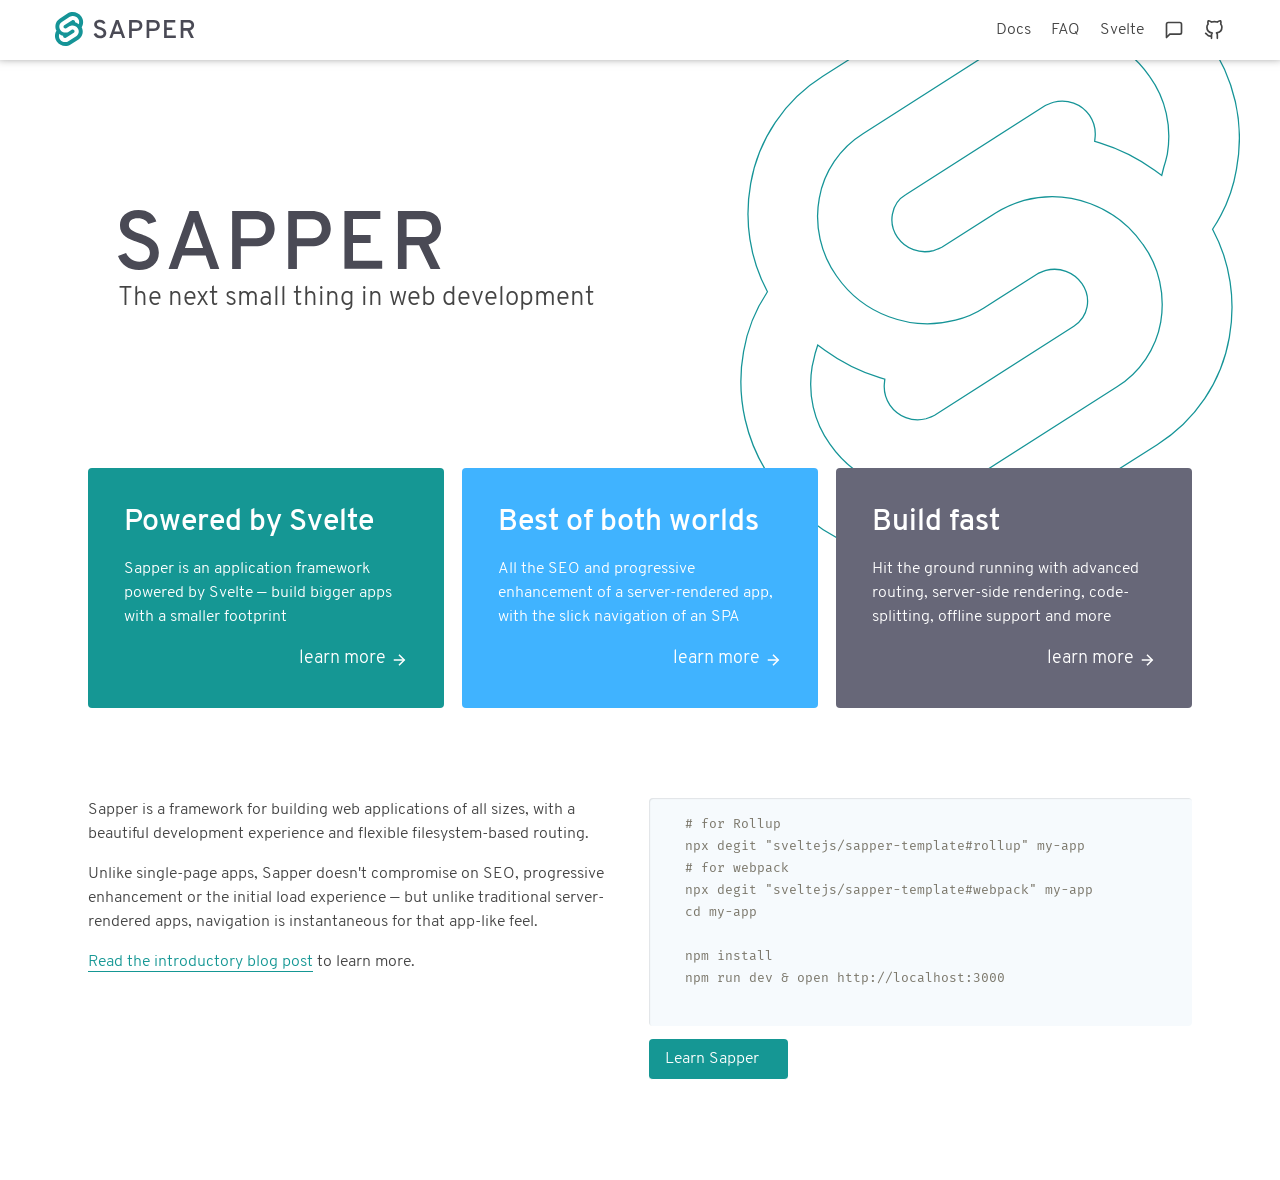
<file: index.html>
<!doctype html> <html class="theme-default typo-default" lang=en> <head> <meta charset=utf-8> <meta content="width=device-width,initial-scale=1" name=viewport> <meta content=#159794 name=theme-color> <base href=/ > <link href=global.css rel=stylesheet> <link href=prism.css rel=stylesheet> <link href=manifest.json rel=manifest> <link href=favicon.png rel=icon type=image/png> <meta content=summary_large_image name=twitter:card> <meta content=@sveltejs name=twitter:site> <meta content=@sveltejs name=twitter:creator> <meta content=https://sapper.svelte.dev/images/twitter-card.png name=twitter:image> <meta content=https://svelte.dev/images/twitter-card.png name=og:image> <link href=client/main.958286610.css rel=stylesheet><link href=client/index.f3e57b3a.css rel=stylesheet> <style>.hljs,.hljs-subst{color:#333}.hljs-comment{color:#999}.hljs-tag{color:#170}.hljs-keyword{color:#708}.hljs-attr{color:#333}.hljs-number{color:#164}.hljs-deletion,.hljs-quote,.hljs-selector-class,.hljs-selector-id,.hljs-string,.hljs-template-tag,.hljs-type{color:#105e10}.hljs-section,.hljs-title{color:#105e10}.hljs-literal{color:#170}.hljs-meta{color:#555}.hljs-meta-string{color:#555}</style> <noscript id=sapper-head-start></noscript><title>Sapper • The next small thing in web development</title><noscript id=sapper-head-end></noscript> </head> <body> <div id=sapper> <div style=display:none> <svg> <symbol class=icon id=arrow-left viewBox="0 0 24 24"> <line x1=19 x2=5 y1=12 y2=12></line> <polyline points="12 19 5 12 12 5"></polyline> </symbol> <symbol class=icon id=arrow-right viewBox="0 0 24 24"> <line x1=5 x2=19 y1=12 y2=12></line> <polyline points="12 5 19 12 12 19"></polyline> </symbol> <symbol class=icon id=arrow-up viewBox="0 0 24 24"> <line x1=12 x2=12 y1=19 y2=5></line> <polyline points="5 12 12 5 19 12"></polyline> </symbol> <symbol class=icon id=arrow-down viewBox="0 0 24 24"> <line x1=12 x2=12 y1=5 y2=19></line> <polyline points="19 12 12 19 5 12"></polyline> </symbol> <symbol class=icon id=check viewBox="0 0 24 24"> <polyline points="20 6 9 17 4 12"></polyline> </symbol> <symbol class=icon id=close viewBox="0 0 24 24"> <line x1=18 x2=6 y1=6 y2=18></line> <line x1=6 x2=18 y1=6 y2=18></line> </symbol> <symbol class=icon id=download viewBox="0 0 24 24"> <path d="M21 15V19A2 2 0 0 1 19 21H5A2 2 0 0 1 3 19V15"></path> <polyline points="7 10 12 15 17 10"></polyline> <line x1=12 x2=12 y1=15 y2=3></line> </symbol> <symbol class=icon id=edit viewBox="0 0 24 24"> <path d="M20 14.66V20a2 2 0 0 1-2 2H4a2 2 0 0 1-2-2V6a2 2 0 0 1 2-2h5.34"></path> <polygon points="18 2 22 6 12 16 8 16 8 12 18 2"></polygon> </symbol> <symbol class=icon id=github viewBox="0 0 24 24"> <path d="M9 19c-5 1.5-5-2.5-7-3m14 6v-3.87a3.37 3.37 0 0 0-.94-2.61c3.14-.35 6.44-1.54 6.44-7A5.44 5.44 0 0 0 20 4.77 5.07 5.07 0 0 0 19.91 1S18.73.65 16 2.48a13.38 13.38 0 0 0-7 0C6.27.65 5.09 1 5.09 1A5.07 5.07 0 0 0 5 4.77a5.44 5.44 0 0 0-1.5 3.78c0 5.42 3.3 6.61 6.44 7A3.37 3.37 0 0 0 9 18.13V22"></path> </symbol> <symbol class=icon id=git-branch viewBox="0 0 24 24"> <line x1=6 x2=6 y1=3 y2=15></line> <circle cx=18 cy=6 r=3></circle> <circle cx=6 cy=18 r=3></circle> <path d="M18 9a9 9 0 0 1-9 9"></path> </symbol> <symbol class=icon id=log-in viewBox="0 0 24 24"> <path d="M15 3H19A2 2 0 0 1 21 5V19A2 2 0 0 1 19 21H15"></path> <polyline points="10 17 15 12 10 7"></polyline> <line x1=15 x2=3 y1=12 y2=12></line> </symbol> <symbol class=icon id=maximize viewBox="0 0 24 24"> <path d="M8 3H5a2 2 0 0 0-2 2v3m18 0V5a2 2 0 0 0-2-2h-3m0 18h3a2 2 0 0 0 2-2v-3M3 16v3a2 2 0 0 0 2 2h3"></path> </symbol> <symbol class=icon id=maximize-2 viewBox="0 0 24 24"> <polyline points="15 3 21 3 21 9"></polyline> <polyline points="9 21 3 21 3 15"></polyline> <line x1=21 x2=14 y1=3 y2=10></line> <line x1=3 x2=10 y1=21 y2=14></line> </symbol> <symbol class=icon id=menu viewBox="0 0 24 24"> <line x1=3 x2=21 y1=12 y2=12></line> <line x1=3 x2=21 y1=6 y2=6></line> <line x1=3 x2=21 y1=18 y2=18></line> </symbol> <symbol class=icon id=message-square viewBox="0 0 24 24"> <path d="M21 15a2 2 0 0 1-2 2H7l-4 4V5a2 2 0 0 1 2-2h14a2 2 0 0 1 2 2z"></path> </symbol> <symbol class=icon id=minus viewBox="0 0 24 24"> <line x1=5 x2=19 y1=12 y2=12></line> </symbol> <symbol class=icon id=plus viewBox="0 0 24 24"> <line x1=12 x2=12 y1=5 y2=19></line> <line x1=5 x2=19 y1=12 y2=12></line> </symbol> <symbol class=icon id=save viewBox="0 0 24 24"> <path d="M19 21H5a2 2 0 0 1-2-2V5a2 2 0 0 1 2-2h11l5 5v11a2 2 0 0 1-2 2z"></path> <polyline points="17 21 17 13 7 13 7 21"></polyline> <polyline points="7 3 7 8 15 8"></polyline> </symbol> <symbol class=icon id=link viewBox="0 0 24 24"> <path d="M9,7L6,7A2 2 0 0 0 6,17L9,17"></path> <path d="M15,7L18,7A2 2 0 0 1 18,17L15,17"></path> <path d=M7,12L17,12></path> </symbol> <symbol class=icon id=chevron viewBox="0 0 24 24"> <path d="M2,7 L12,17 L20,7"></path> </symbol> </svg> </div> <header class="svelte-1txnqye visible"> <nav class=svelte-1txnqye> <a href=. rel=prefetch class="svelte-1txnqye home" style=background-image:url(sapper-logo-horizontal.svg) title=Homepage>Home</a> <ul class="svelte-1txnqye primary"> <li class="svelte-1txnqye active hide-if-desktop"><a href=. rel=prefetch class=svelte-1txnqye>Home</a></li> <li><a href=docs rel=prefetch>Docs</a></li> <li><a href=faq rel=prefetch>FAQ</a></li> <li><a href=https://svelte.dev>Svelte</a></li> <li><a href=https://svelte.dev/chat> <svg class="icon svelte-5yec89" height=20 width=20> <use xlink:href=#message-square></use> </svg> </a></li> <li><a href=https://github.com/sveltejs/sapper> <svg class="icon svelte-5yec89" height=20 width=20> <use xlink:href=#github></use> </svg> </a></li> </ul> </nav> </header> <main class=svelte-d6kcga> <img alt="Sapper logo" class="parallax svelte-1inoott" src=sapper-logo-outline.svg style=transform:translate(0,0)> <section class="svelte-1u1foo2 hero"> <img alt="Sapper logotype" class="svelte-1u1foo2 logotype" src=sapper-logotype.svg> <h3 class=svelte-1u1foo2>The next small thing in web development</h3> </section> <section class=svelte-1ojx4sy> <div class="svelte-dwakau blurb"> <div class="svelte-dwakau box" style=background:var(--prime);grid-area:one> <a href=https://svelte.dev slot=one> <h2>Powered by Svelte</h2> <p>Sapper is an application framework powered by Svelte — build bigger apps with a smaller footprint</p> <span class=learn-more>learn more</span> </a> </div> <div class="svelte-dwakau box" style=background:var(--flash);grid-area:two> <a href=docs slot=two> <h2>Best of both worlds</h2> <p>All the SEO and progressive enhancement of a server-rendered app, with the slick navigation of an SPA</p> <span class=learn-more>learn more</span> </a> </div> <div class="svelte-dwakau box" style=background:var(--second);grid-area:three> <a href=docs slot=three> <h2>Build fast</h2> <p>Hit the ground running with advanced routing, server-side rendering, code-splitting, offline support and more</p> <span class=learn-more>learn more</span> </a> </div> <div class="svelte-dwakau what" style=grid-area:what> <div class=description slot=what> <p>Sapper is a framework for building web applications of all sizes, with a beautiful development experience and flexible filesystem-based routing.</p> <p>Unlike single-page apps, Sapper doesn't compromise on SEO, progressive enhancement or the initial load experience — but unlike traditional server-rendered apps, navigation is instantaneous for that app-like feel.</p> <p><a href=https://svelte.dev/blog/sapper-towards-the-ideal-web-app-framework>Read the introductory blog post</a> to learn more.</p> </div> </div> <div class="svelte-dwakau how" style=grid-area:how> <div style=grid-area:start;display:flex;flex-direction:column;min-width:0 slot=how> <pre class=language-bash style="margin:0 0 1em 0;min-width:0;min-height:0">
	# for Rollup
	npx degit "sveltejs/sapper-template#rollup" my-app
	# for webpack
	npx degit "sveltejs/sapper-template#webpack" my-app
	cd my-app

	npm install
	npm run dev & open http://localhost:3000
			</pre> <p class=cta><a href=docs rel=prefetch>Learn Sapper</a></p> </div> </div> </div> </section> </main></div> <script>__SAPPER__={baseUrl:"",preloaded:[void 0,{}]};if('serviceWorker' in navigator)navigator.serviceWorker.register('/service-worker.js');(function(){try{eval("async function x(){}");var main="/client/client.6bea95ad.js"}catch(e){main="/client/legacy/client.075422e7.js"};var s=document.createElement("script");try{new Function("if(0)import('')")();s.src=main;s.type="module";s.crossOrigin="use-credentials";}catch(e){s.src="/client/shimport@1.0.1.js";s.setAttribute("data-main",main);}document.head.appendChild(s);}());</script>
</file>
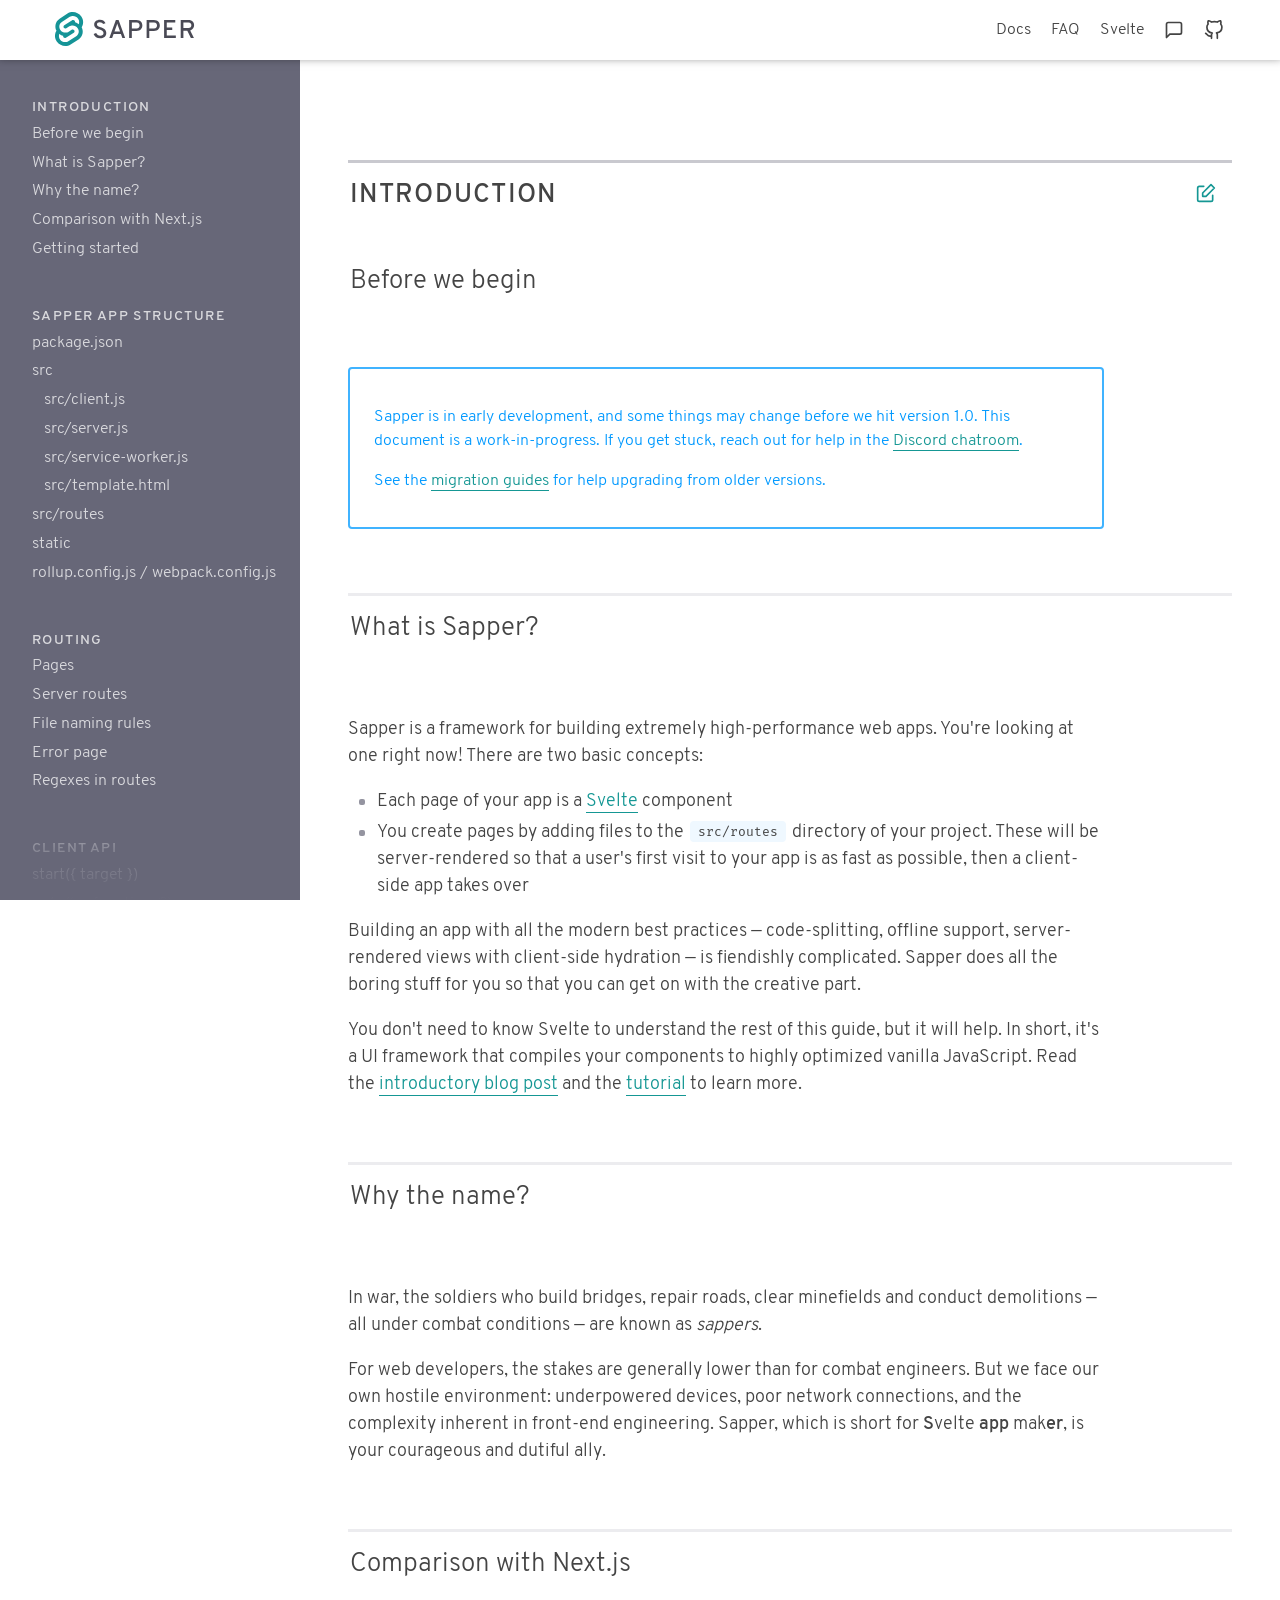
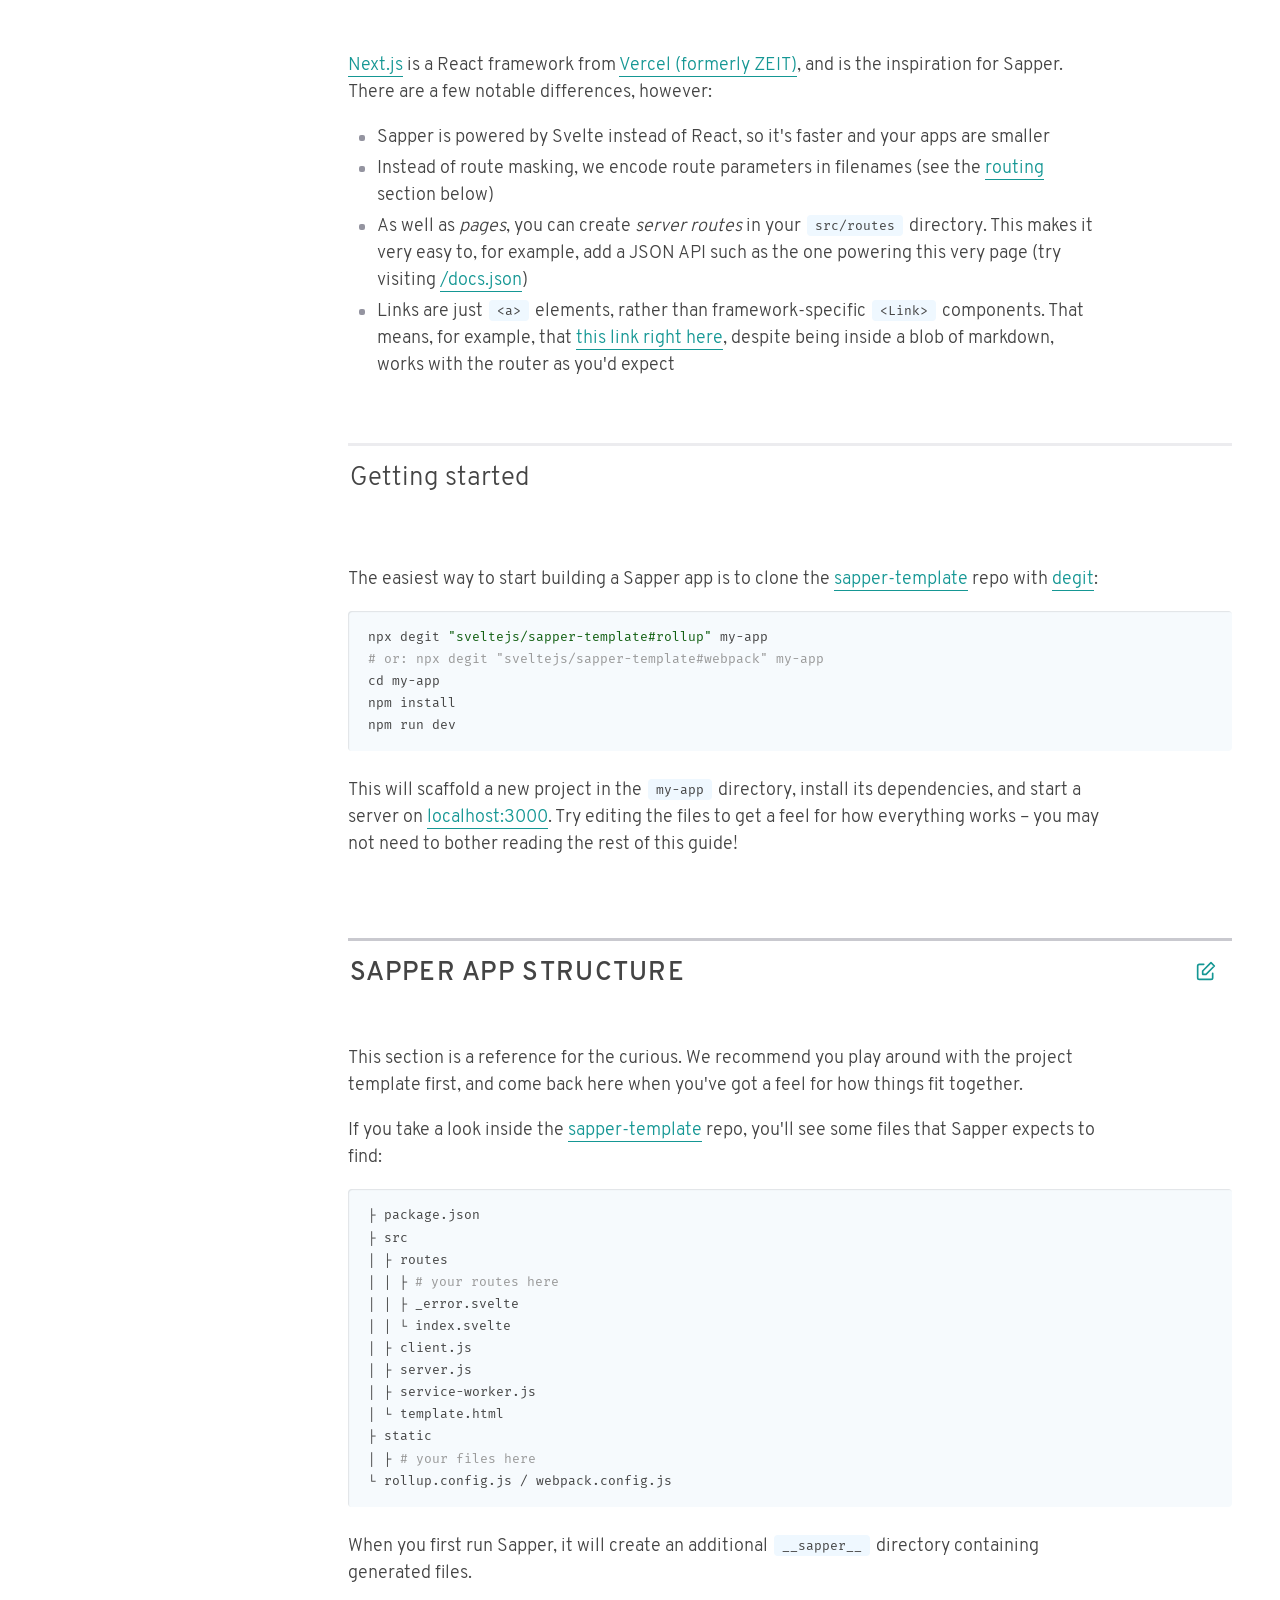
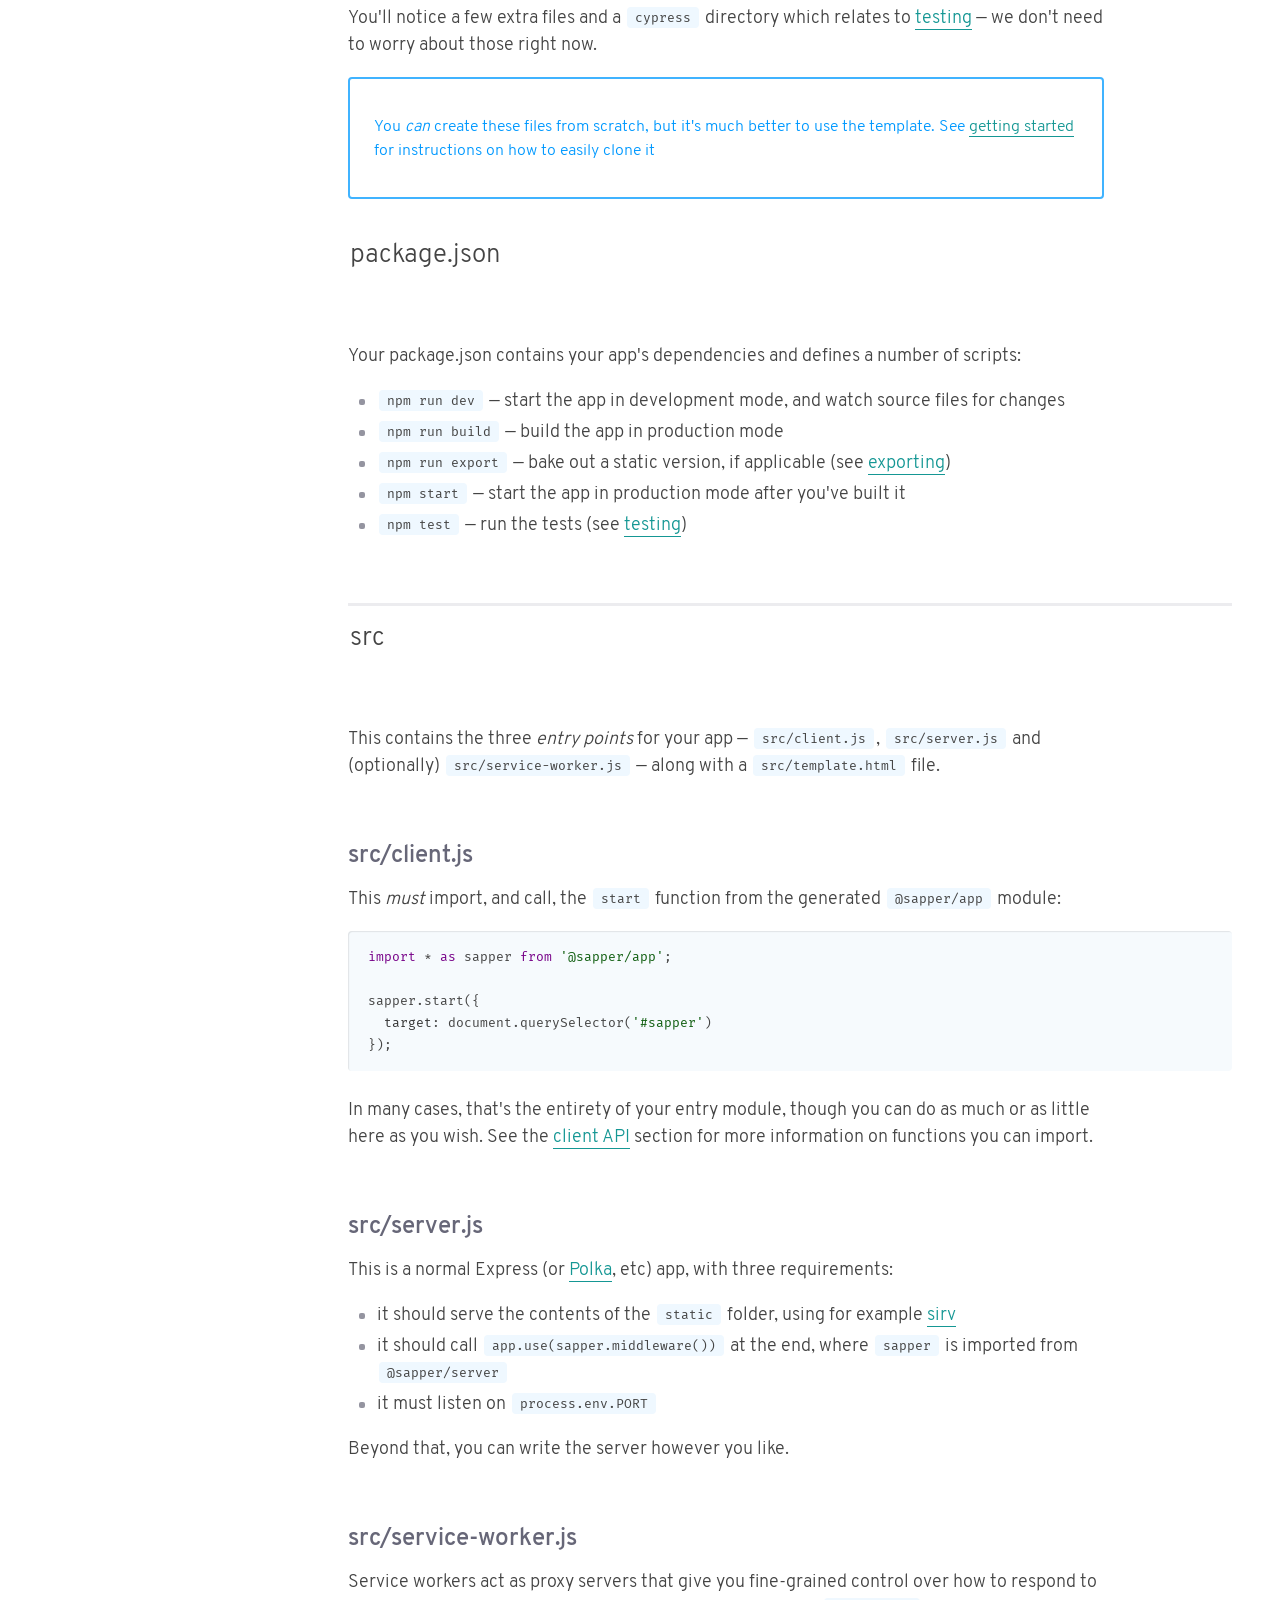
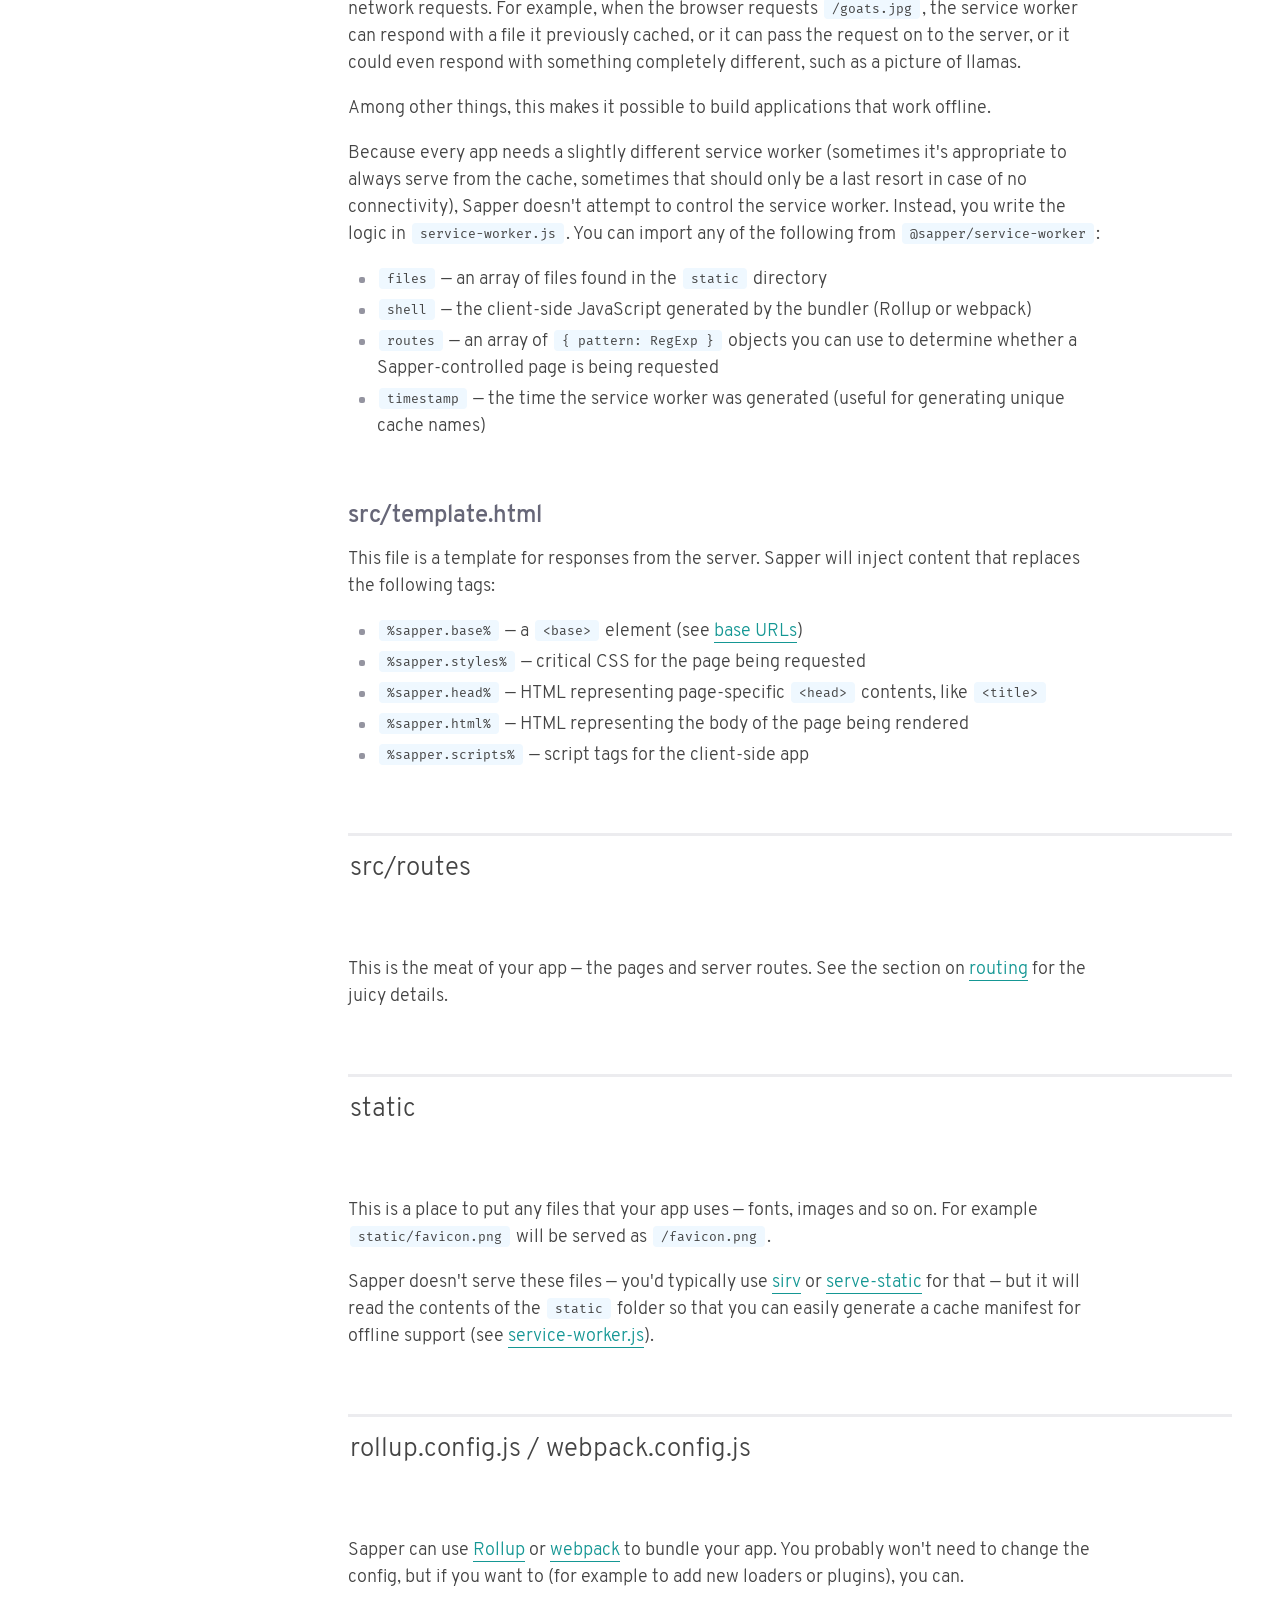
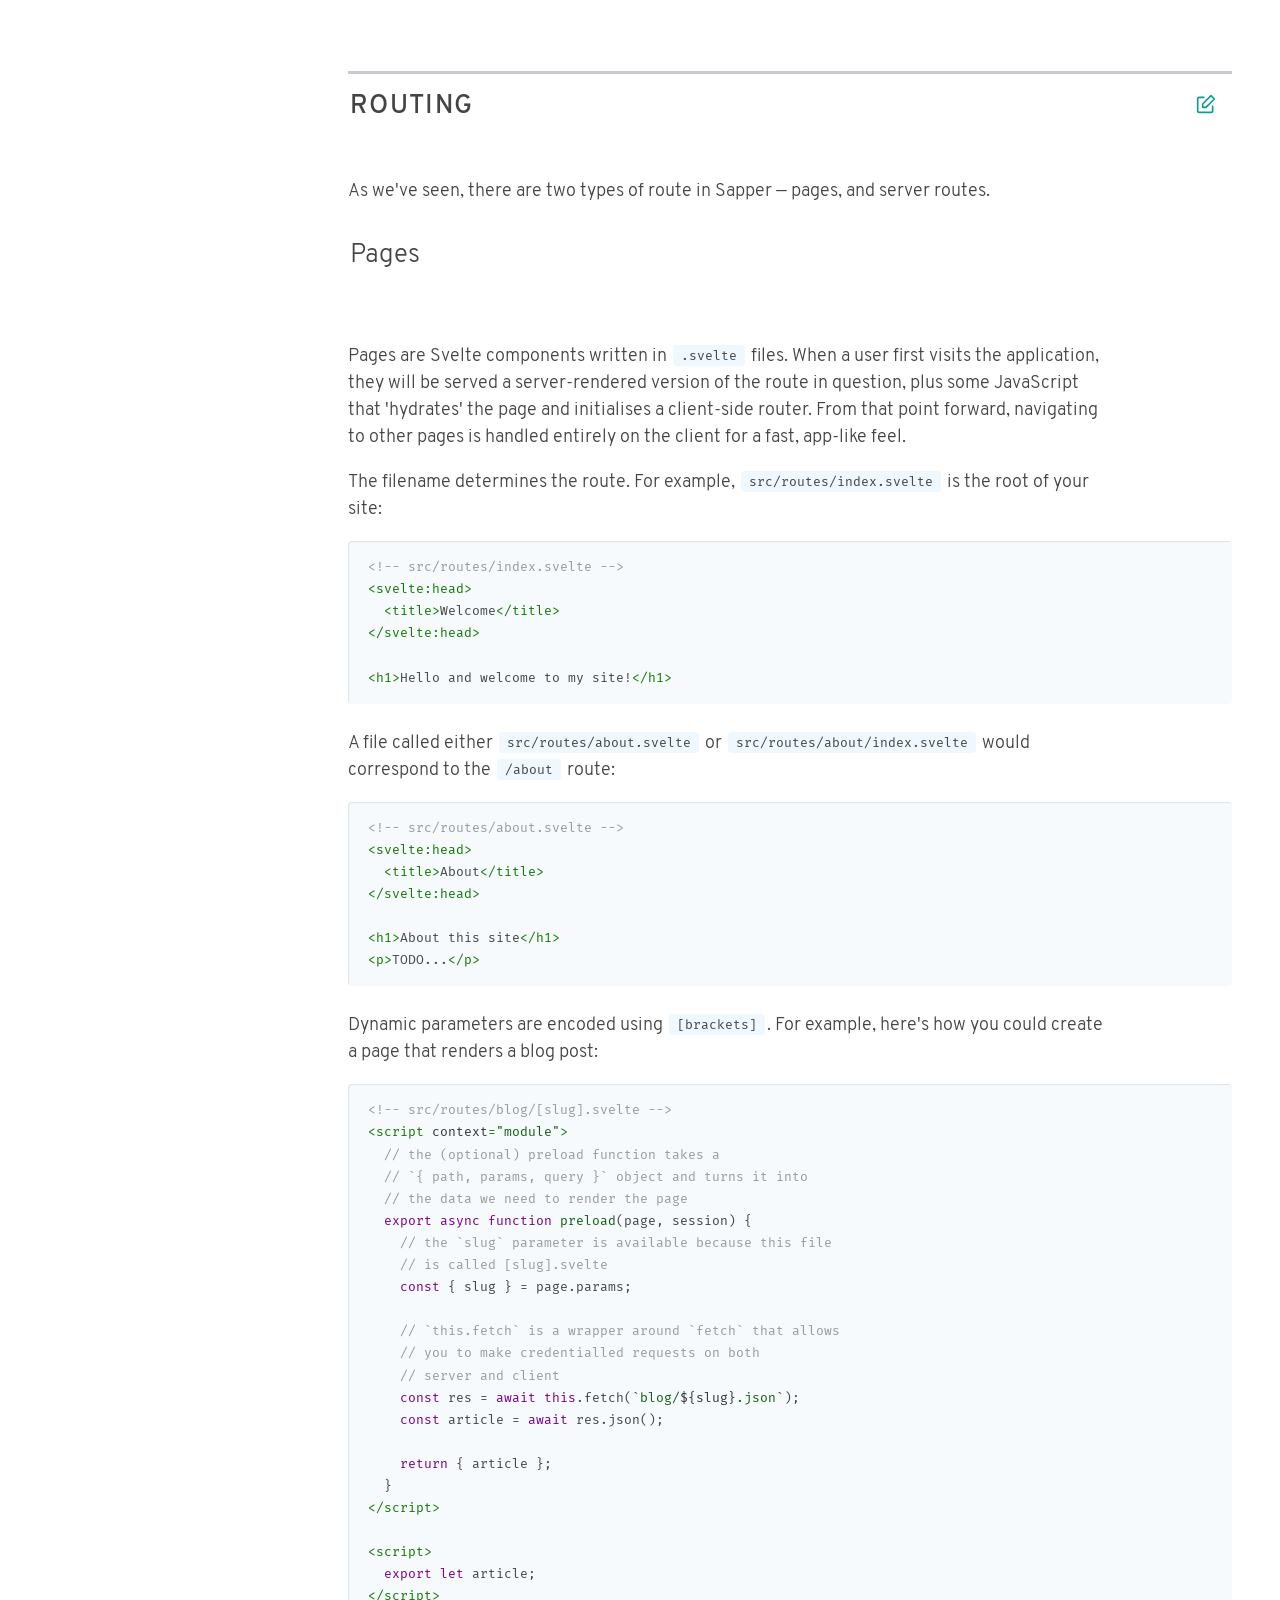
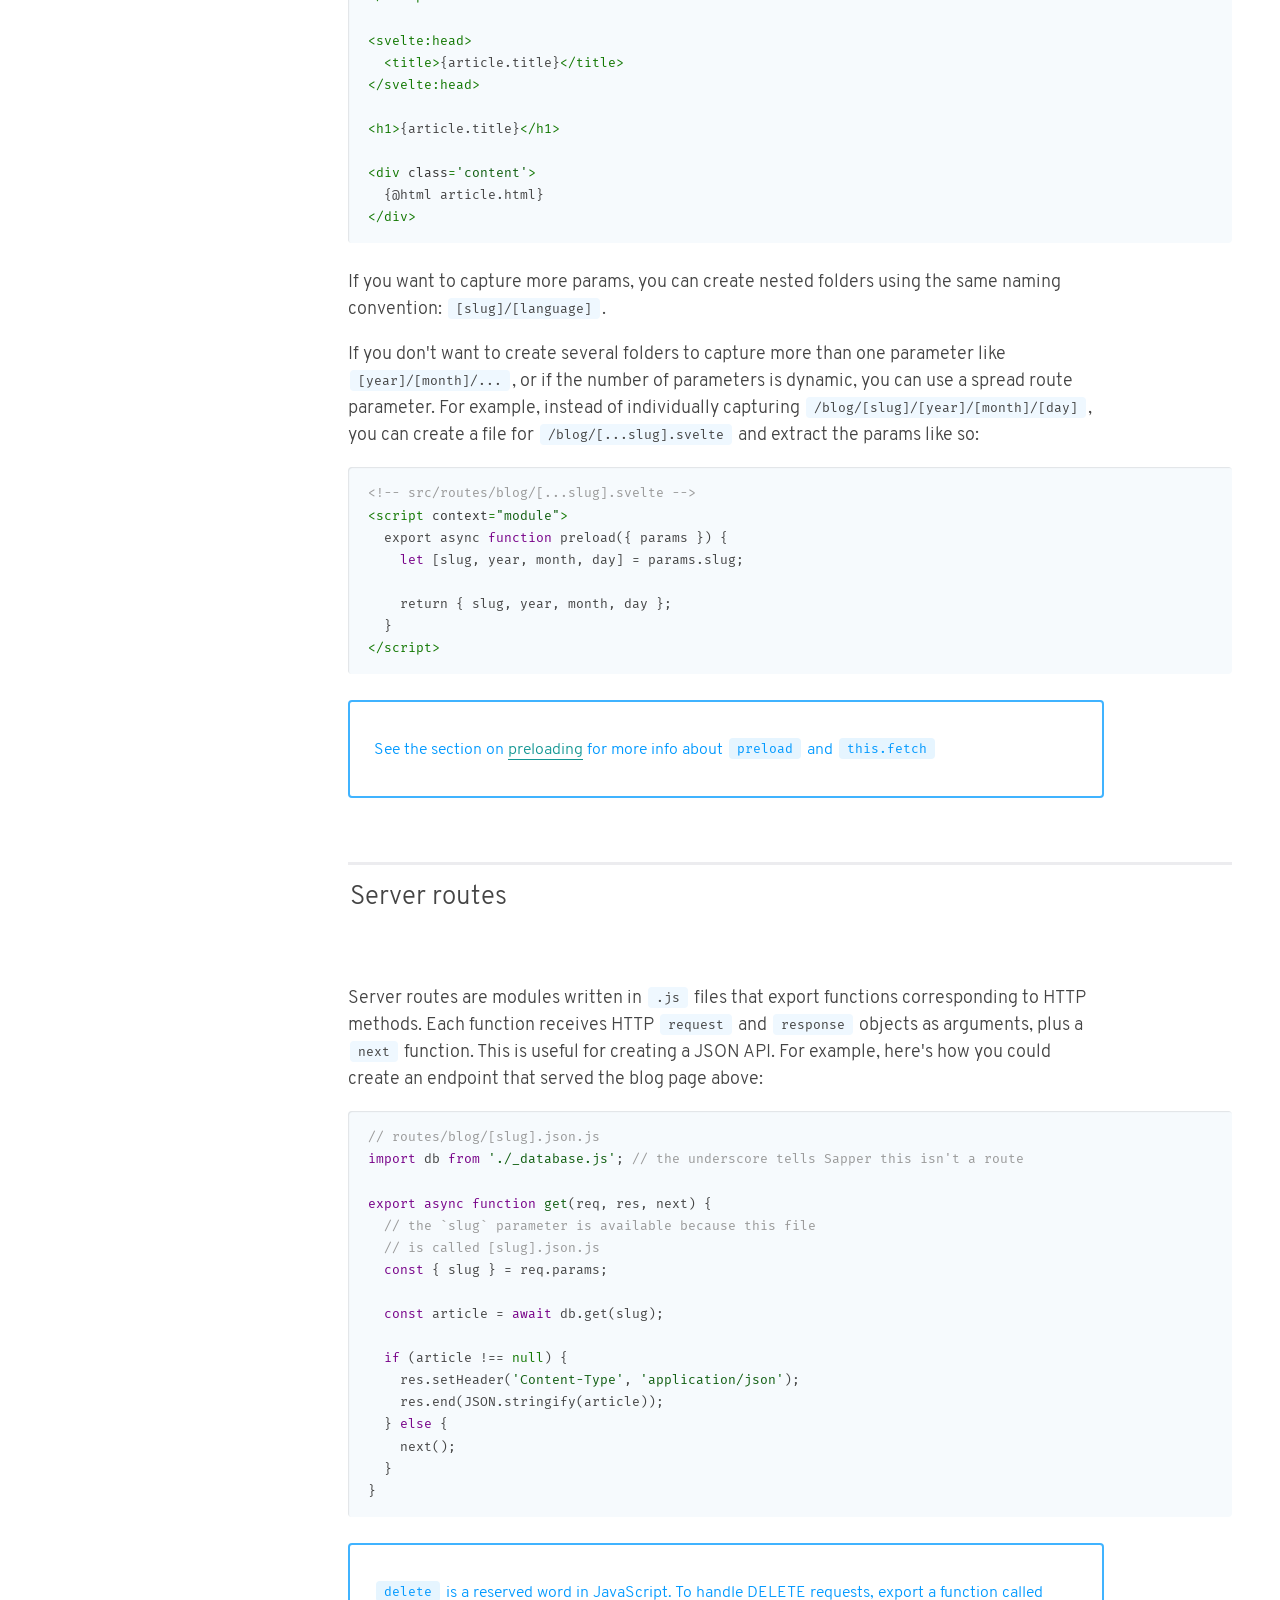
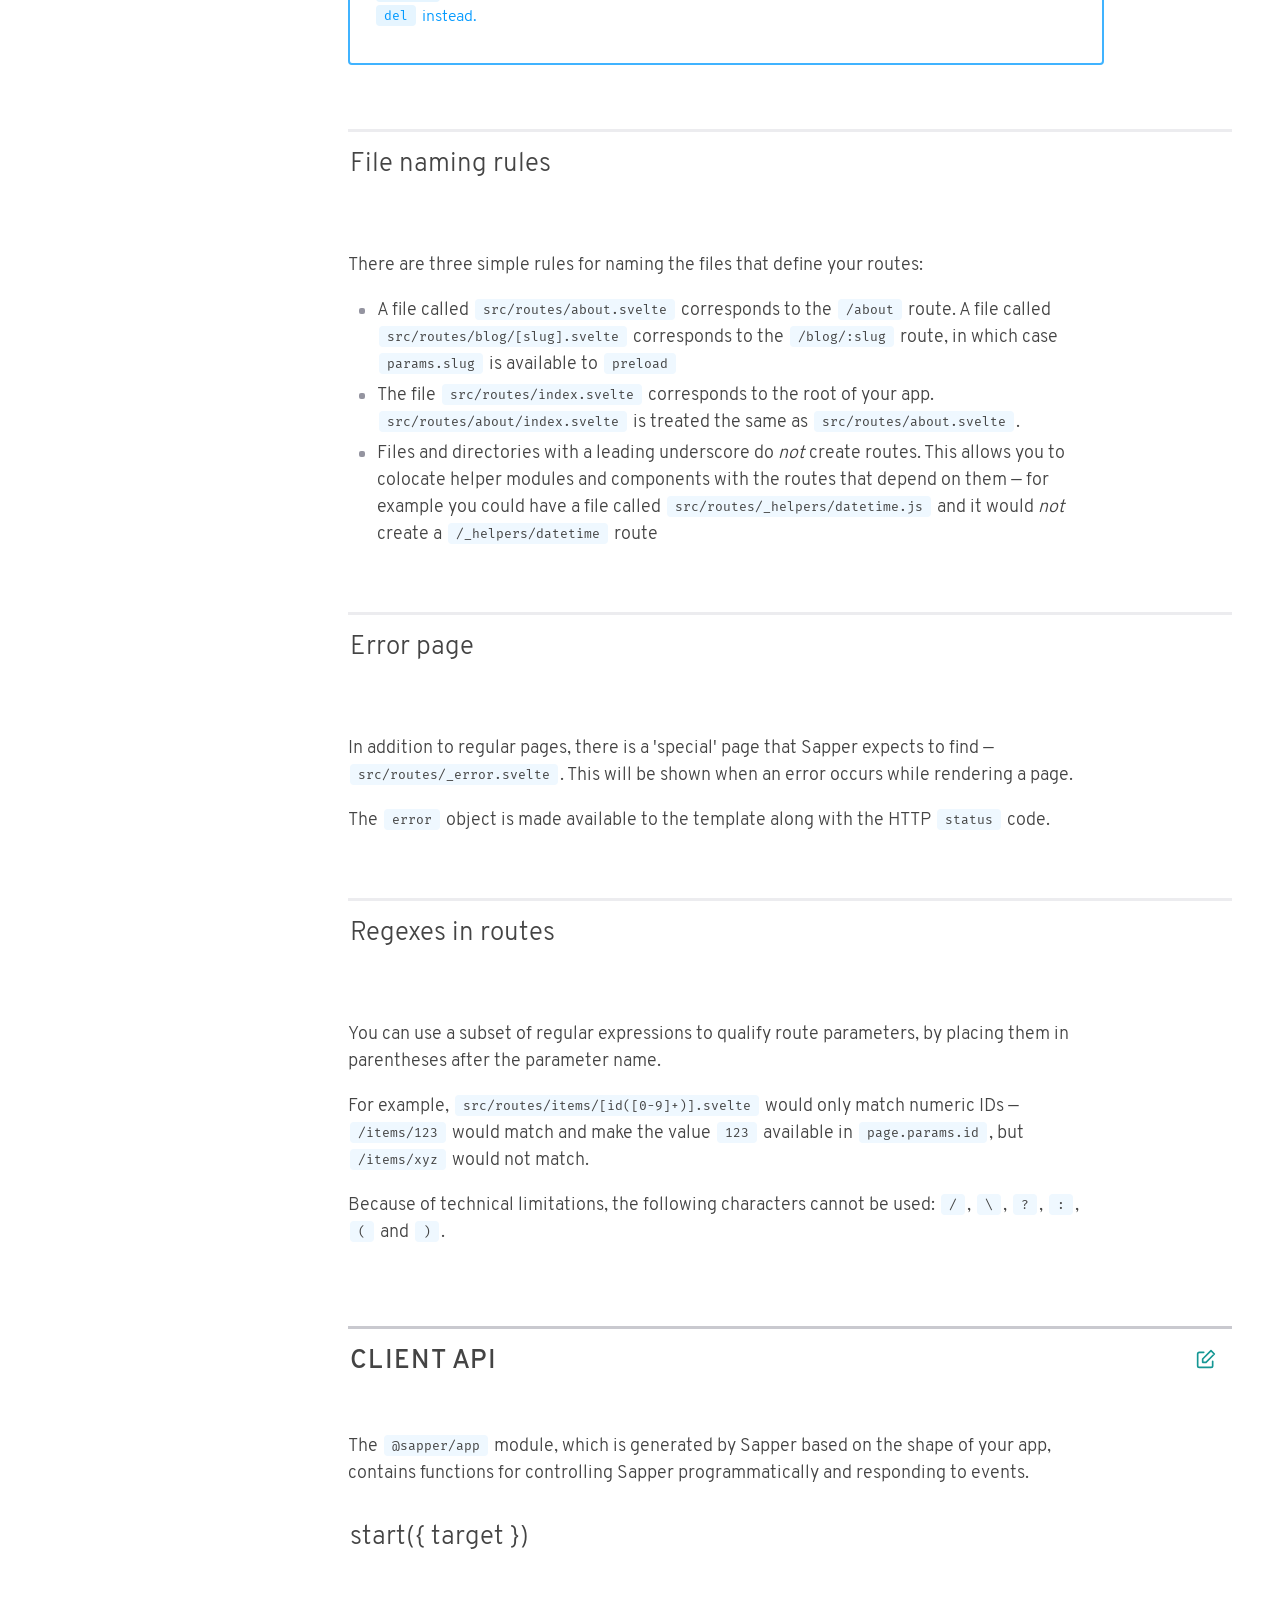
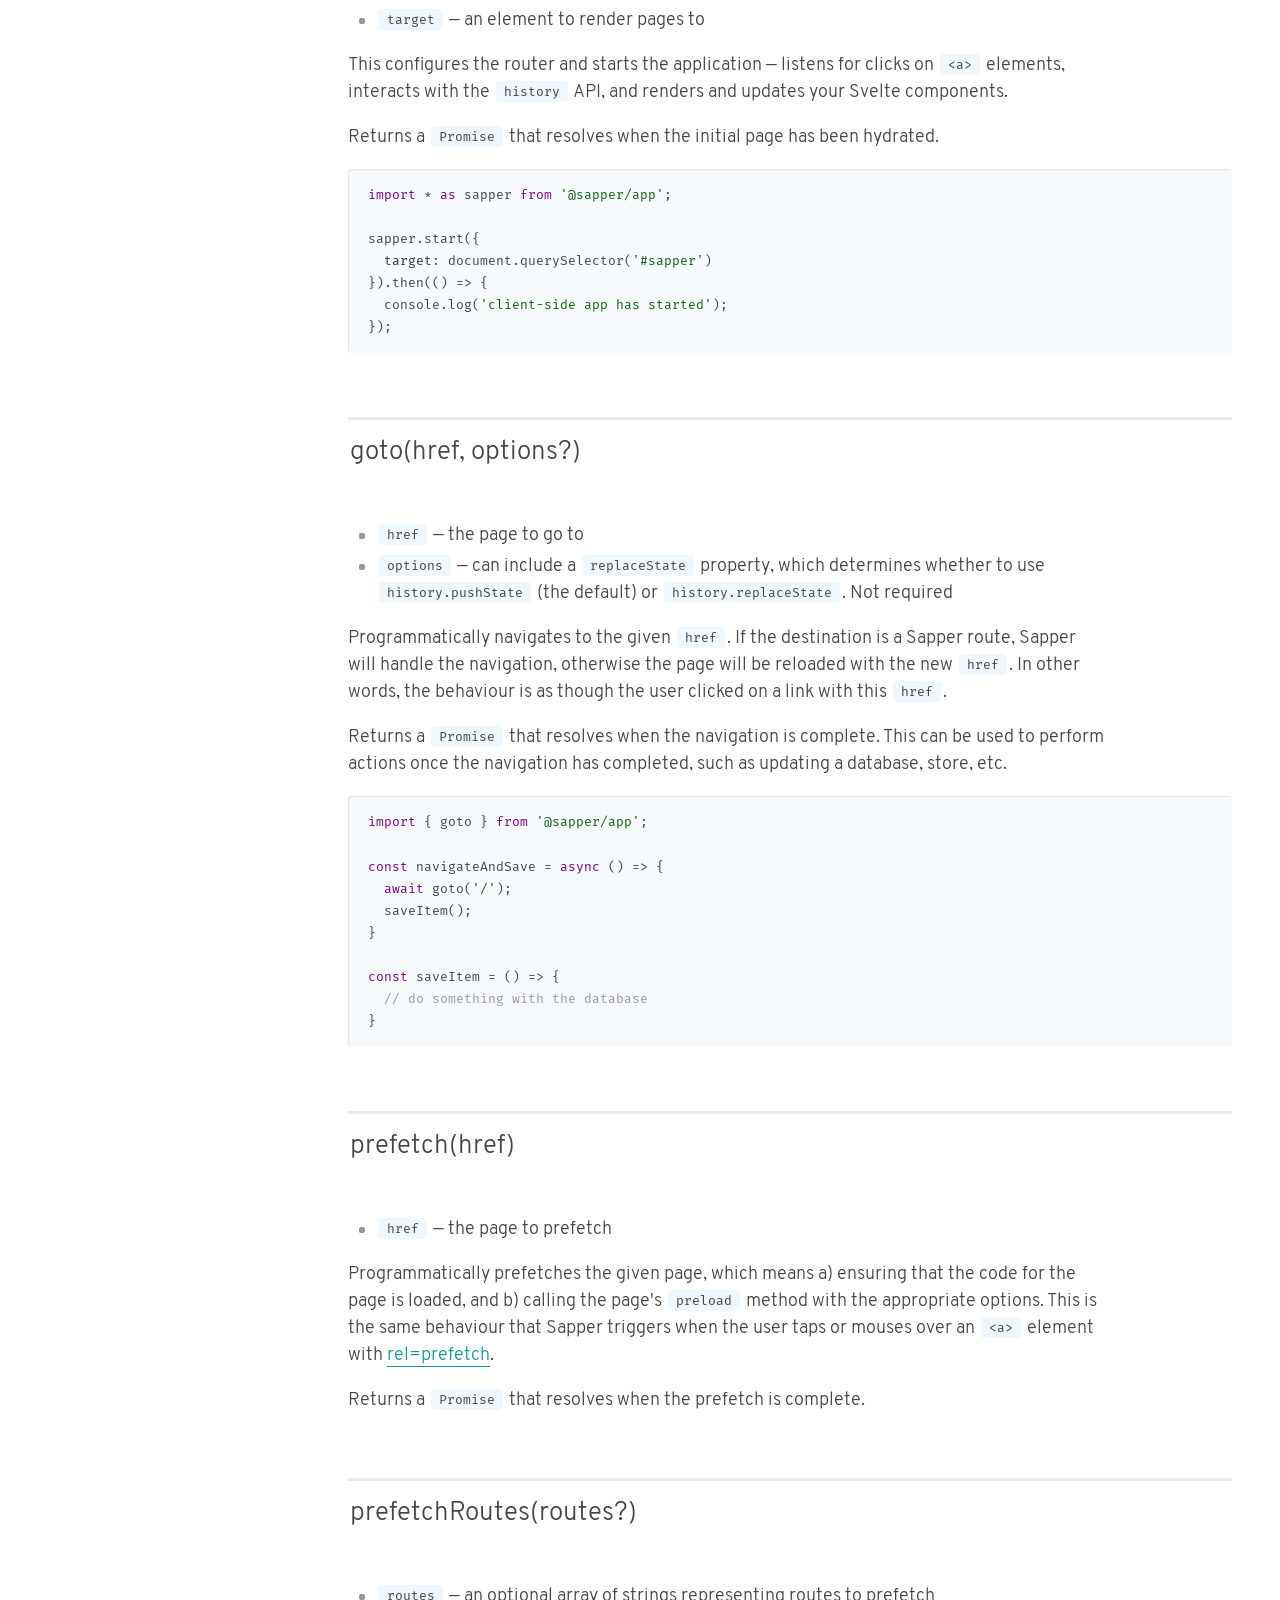
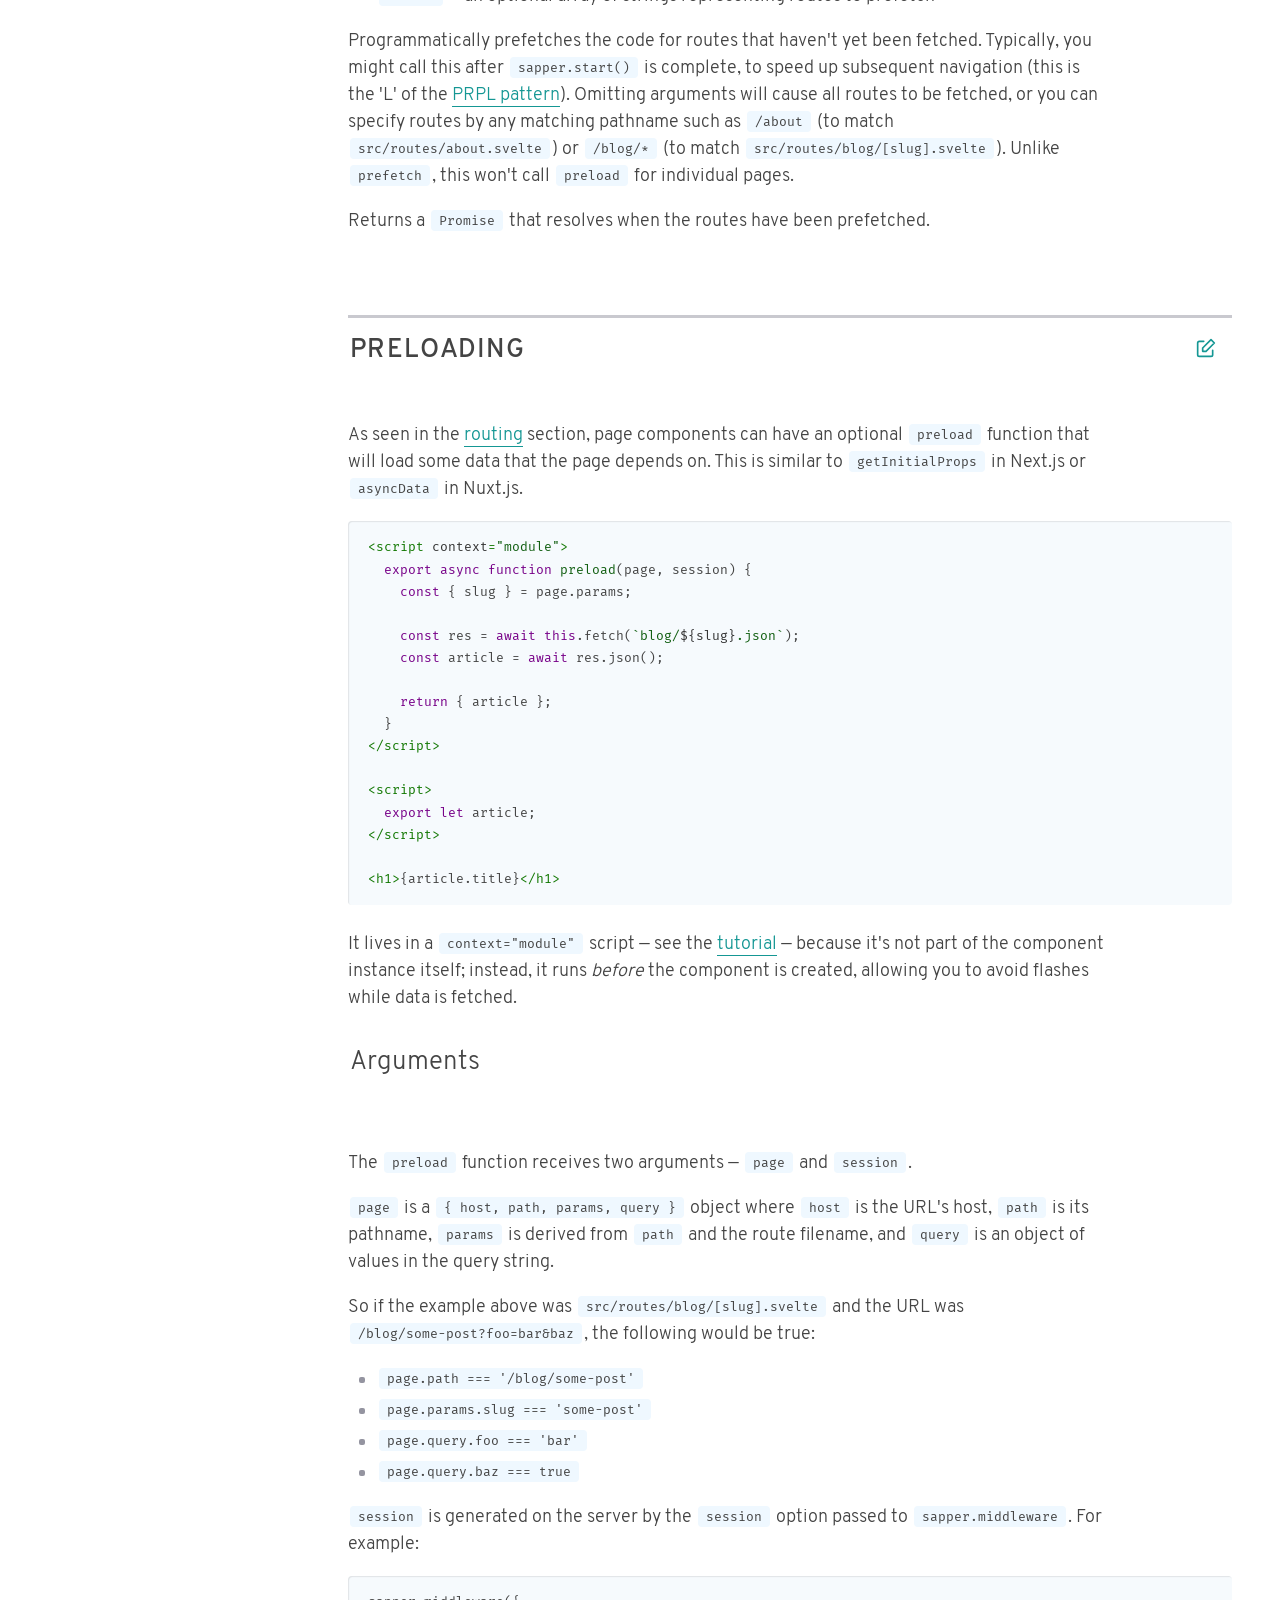
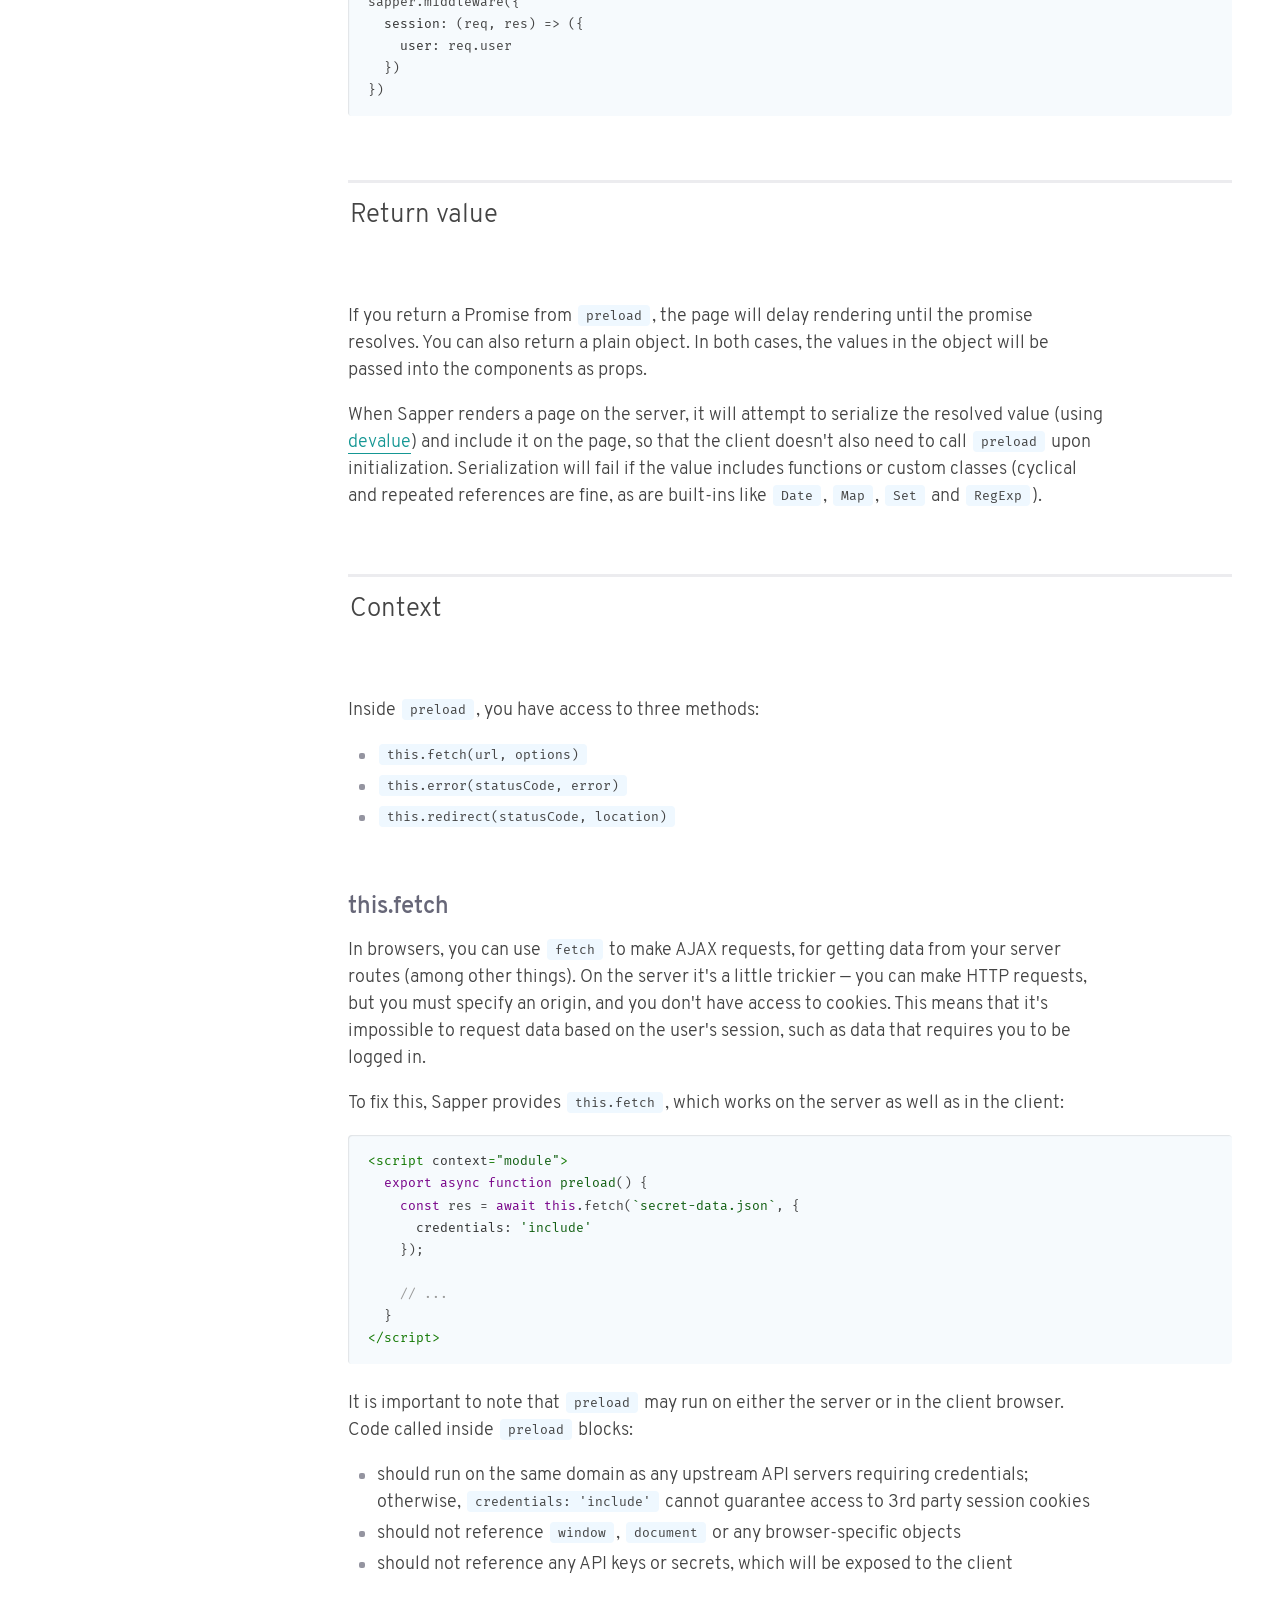
<file: docs/index.html>
<!doctype html> <html class="theme-default typo-default" lang=en> <head> <meta charset=utf-8> <meta content="width=device-width,initial-scale=1" name=viewport> <meta content=#159794 name=theme-color> <base href=/ > <link href=global.css rel=stylesheet> <link href=prism.css rel=stylesheet> <link href=manifest.json rel=manifest> <link href=favicon.png rel=icon type=image/png> <meta content=summary_large_image name=twitter:card> <meta content=@sveltejs name=twitter:site> <meta content=@sveltejs name=twitter:creator> <meta content=https://sapper.svelte.dev/images/twitter-card.png name=twitter:image> <meta content=https://svelte.dev/images/twitter-card.png name=og:image> <link href=client/main.958286610.css rel=stylesheet><link href=client/index.f3e57b3a.css rel=stylesheet> <style>.hljs,.hljs-subst{color:#333}.hljs-comment{color:#999}.hljs-tag{color:#170}.hljs-keyword{color:#708}.hljs-attr{color:#333}.hljs-number{color:#164}.hljs-deletion,.hljs-quote,.hljs-selector-class,.hljs-selector-id,.hljs-string,.hljs-template-tag,.hljs-type{color:#105e10}.hljs-section,.hljs-title{color:#105e10}.hljs-literal{color:#170}.hljs-meta{color:#555}.hljs-meta-string{color:#555}</style> <noscript id=sapper-head-start></noscript><title>Docs • Sapper</title><meta content="Sapper docs" name=twitter:title><meta content="The next small thing in web development" name=twitter:description><meta content="The next small thing in web development" name=Description><noscript id=sapper-head-end></noscript> </head> <body> <div id=sapper> <div style=display:none> <svg> <symbol class=icon id=arrow-left viewBox="0 0 24 24"> <line x1=19 x2=5 y1=12 y2=12></line> <polyline points="12 19 5 12 12 5"></polyline> </symbol> <symbol class=icon id=arrow-right viewBox="0 0 24 24"> <line x1=5 x2=19 y1=12 y2=12></line> <polyline points="12 5 19 12 12 19"></polyline> </symbol> <symbol class=icon id=arrow-up viewBox="0 0 24 24"> <line x1=12 x2=12 y1=19 y2=5></line> <polyline points="5 12 12 5 19 12"></polyline> </symbol> <symbol class=icon id=arrow-down viewBox="0 0 24 24"> <line x1=12 x2=12 y1=5 y2=19></line> <polyline points="19 12 12 19 5 12"></polyline> </symbol> <symbol class=icon id=check viewBox="0 0 24 24"> <polyline points="20 6 9 17 4 12"></polyline> </symbol> <symbol class=icon id=close viewBox="0 0 24 24"> <line x1=18 x2=6 y1=6 y2=18></line> <line x1=6 x2=18 y1=6 y2=18></line> </symbol> <symbol class=icon id=download viewBox="0 0 24 24"> <path d="M21 15V19A2 2 0 0 1 19 21H5A2 2 0 0 1 3 19V15"></path> <polyline points="7 10 12 15 17 10"></polyline> <line x1=12 x2=12 y1=15 y2=3></line> </symbol> <symbol class=icon id=edit viewBox="0 0 24 24"> <path d="M20 14.66V20a2 2 0 0 1-2 2H4a2 2 0 0 1-2-2V6a2 2 0 0 1 2-2h5.34"></path> <polygon points="18 2 22 6 12 16 8 16 8 12 18 2"></polygon> </symbol> <symbol class=icon id=github viewBox="0 0 24 24"> <path d="M9 19c-5 1.5-5-2.5-7-3m14 6v-3.87a3.37 3.37 0 0 0-.94-2.61c3.14-.35 6.44-1.54 6.44-7A5.44 5.44 0 0 0 20 4.77 5.07 5.07 0 0 0 19.91 1S18.73.65 16 2.48a13.38 13.38 0 0 0-7 0C6.27.65 5.09 1 5.09 1A5.07 5.07 0 0 0 5 4.77a5.44 5.44 0 0 0-1.5 3.78c0 5.42 3.3 6.61 6.44 7A3.37 3.37 0 0 0 9 18.13V22"></path> </symbol> <symbol class=icon id=git-branch viewBox="0 0 24 24"> <line x1=6 x2=6 y1=3 y2=15></line> <circle cx=18 cy=6 r=3></circle> <circle cx=6 cy=18 r=3></circle> <path d="M18 9a9 9 0 0 1-9 9"></path> </symbol> <symbol class=icon id=log-in viewBox="0 0 24 24"> <path d="M15 3H19A2 2 0 0 1 21 5V19A2 2 0 0 1 19 21H15"></path> <polyline points="10 17 15 12 10 7"></polyline> <line x1=15 x2=3 y1=12 y2=12></line> </symbol> <symbol class=icon id=maximize viewBox="0 0 24 24"> <path d="M8 3H5a2 2 0 0 0-2 2v3m18 0V5a2 2 0 0 0-2-2h-3m0 18h3a2 2 0 0 0 2-2v-3M3 16v3a2 2 0 0 0 2 2h3"></path> </symbol> <symbol class=icon id=maximize-2 viewBox="0 0 24 24"> <polyline points="15 3 21 3 21 9"></polyline> <polyline points="9 21 3 21 3 15"></polyline> <line x1=21 x2=14 y1=3 y2=10></line> <line x1=3 x2=10 y1=21 y2=14></line> </symbol> <symbol class=icon id=menu viewBox="0 0 24 24"> <line x1=3 x2=21 y1=12 y2=12></line> <line x1=3 x2=21 y1=6 y2=6></line> <line x1=3 x2=21 y1=18 y2=18></line> </symbol> <symbol class=icon id=message-square viewBox="0 0 24 24"> <path d="M21 15a2 2 0 0 1-2 2H7l-4 4V5a2 2 0 0 1 2-2h14a2 2 0 0 1 2 2z"></path> </symbol> <symbol class=icon id=minus viewBox="0 0 24 24"> <line x1=5 x2=19 y1=12 y2=12></line> </symbol> <symbol class=icon id=plus viewBox="0 0 24 24"> <line x1=12 x2=12 y1=5 y2=19></line> <line x1=5 x2=19 y1=12 y2=12></line> </symbol> <symbol class=icon id=save viewBox="0 0 24 24"> <path d="M19 21H5a2 2 0 0 1-2-2V5a2 2 0 0 1 2-2h11l5 5v11a2 2 0 0 1-2 2z"></path> <polyline points="17 21 17 13 7 13 7 21"></polyline> <polyline points="7 3 7 8 15 8"></polyline> </symbol> <symbol class=icon id=link viewBox="0 0 24 24"> <path d="M9,7L6,7A2 2 0 0 0 6,17L9,17"></path> <path d="M15,7L18,7A2 2 0 0 1 18,17L15,17"></path> <path d=M7,12L17,12></path> </symbol> <symbol class=icon id=chevron viewBox="0 0 24 24"> <path d="M2,7 L12,17 L20,7"></path> </symbol> </svg> </div> <header class="svelte-1txnqye visible"> <nav class=svelte-1txnqye> <a href=. class="svelte-1txnqye home" title=Homepage rel=prefetch style=background-image:url(sapper-logo-horizontal.svg)>Home</a> <ul class="svelte-1txnqye primary"> <li class="svelte-1txnqye hide-if-desktop"><a href=. class=svelte-1txnqye rel=prefetch>Home</a></li> <li><a href=docs rel=prefetch>Docs</a></li> <li><a href=faq rel=prefetch>FAQ</a></li> <li><a href=https://svelte.dev>Svelte</a></li> <li><a href=https://svelte.dev/chat> <svg class="icon svelte-5yec89" height=20 width=20> <use xlink:href=#message-square></use> </svg> </a></li> <li><a href=https://github.com/sveltejs/sapper> <svg class="icon svelte-5yec89" height=20 width=20> <use xlink:href=#github></use> </svg> </a></li> </ul> </nav> </header> <main class=svelte-d6kcga> <div class="svelte-a3bmb2 content listify"> <section class=svelte-a3bmb2 data-id=Introduction> <h2 class=svelte-a3bmb2> <span class=offset-anchor id=Introduction></span> <a href=docs#Introduction class=anchor aria-hidden></a> Introduction <small class=svelte-a3bmb2> <a href=https://github.com/sveltejs/sapper/edit/master/site/content/docs/00-introduction.md class=svelte-a3bmb2 title="edit this section"> <svg class="icon svelte-5yec89" height=20 width=20> <use xlink:href=#edit></use> </svg> </a> </small> </h2> <h3> <span class=offset-anchor id=Before_we_begin></span> <a href=docs#Before_we_begin class=anchor aria-hidden=true></a> Before we begin </h3><blockquote> <p>Sapper is in early development, and some things may change before we hit version 1.0. This document is a work-in-progress. If you get stuck, reach out for help in the <a href=https://svelte.dev/chat target=_blank>Discord chatroom</a>.</p> <p>See the <a href=migrating>migration guides</a> for help upgrading from older versions.</p> </blockquote> <h3> <span class=offset-anchor id=What_is_Sapper></span> <a href=docs#What_is_Sapper class=anchor aria-hidden=true></a> What is Sapper? </h3><p>Sapper is a framework for building extremely high-performance web apps. You're looking at one right now! There are two basic concepts:</p> <ul> <li>Each page of your app is a <a href=https://svelte.dev target=_blank>Svelte</a> component</li> <li>You create pages by adding files to the <code>src/routes</code> directory of your project. These will be server-rendered so that a user's first visit to your app is as fast as possible, then a client-side app takes over</li> </ul> <p>Building an app with all the modern best practices — code-splitting, offline support, server-rendered views with client-side hydration — is fiendishly complicated. Sapper does all the boring stuff for you so that you can get on with the creative part.</p> <p>You don't need to know Svelte to understand the rest of this guide, but it will help. In short, it's a UI framework that compiles your components to highly optimized vanilla JavaScript. Read the <a href=https://svelte.dev/blog/svelte-3-rethinking-reactivity target=_blank>introductory blog post</a> and the <a href=https://svelte.dev/tutorial target=_blank>tutorial</a> to learn more.</p> <h3> <span class=offset-anchor id=Why_the_name></span> <a href=docs#Why_the_name class=anchor aria-hidden=true></a> Why the name? </h3><p>In war, the soldiers who build bridges, repair roads, clear minefields and conduct demolitions — all under combat conditions — are known as <em>sappers</em>.</p> <p>For web developers, the stakes are generally lower than for combat engineers. But we face our own hostile environment: underpowered devices, poor network connections, and the complexity inherent in front-end engineering. Sapper, which is short for <b>S</b>velte <b>app</b> mak<b>er</b>, is your courageous and dutiful ally.</p> <h3> <span class=offset-anchor id=Comparison_with_Next_js></span> <a href=docs#Comparison_with_Next_js class=anchor aria-hidden=true></a> Comparison with Next.js </h3><p><a href=https://github.com/zeit/next.js target=_blank>Next.js</a> is a React framework from <a href=https://vercel.com target=_blank>Vercel (formerly ZEIT)</a>, and is the inspiration for Sapper. There are a few notable differences, however:</p> <ul> <li>Sapper is powered by Svelte instead of React, so it's faster and your apps are smaller</li> <li>Instead of route masking, we encode route parameters in filenames (see the <a href=docs#Routing>routing</a> section below)</li> <li>As well as <em>pages</em>, you can create <em>server routes</em> in your <code>src/routes</code> directory. This makes it very easy to, for example, add a JSON API such as the one powering this very page (try visiting <a href=/docs.json>/docs.json</a>)</li> <li>Links are just <code>&lt;a></code> elements, rather than framework-specific <code>&lt;Link></code> components. That means, for example, that <a href=/ >this link right here</a>, despite being inside a blob of markdown, works with the router as you'd expect</li> </ul> <h3> <span class=offset-anchor id=Getting_started></span> <a href=docs#Getting_started class=anchor aria-hidden=true></a> Getting started </h3><p>The easiest way to start building a Sapper app is to clone the <a href=https://github.com/sveltejs/sapper-template target=_blank>sapper-template</a> repo with <a href=https://github.com/Rich-Harris/degit target=_blank>degit</a>:</p> <div class=""><pre class=language-bash><code>npx degit <span class=hljs-string>"sveltejs/sapper-template#rollup"</span> my-app
<span class=hljs-comment># or: npx degit "sveltejs/sapper-template#webpack" my-app</span>
<span class=hljs-built_in>cd</span> my-app
npm install
npm run dev</code></pre></div><p>This will scaffold a new project in the <code>my-app</code> directory, install its dependencies, and start a server on <a href=http://localhost:3000 target=_blank>localhost:3000</a>. Try editing the files to get a feel for how everything works – you may not need to bother reading the rest of this guide!</p> </section><section class=svelte-a3bmb2 data-id=Sapper_app_structure> <h2 class=svelte-a3bmb2> <span class=offset-anchor id=Sapper_app_structure></span> <a href=docs#Sapper_app_structure class=anchor aria-hidden></a> Sapper app structure <small class=svelte-a3bmb2> <a href=https://github.com/sveltejs/sapper/edit/master/site/content/docs/01-structure.md class=svelte-a3bmb2 title="edit this section"> <svg class="icon svelte-5yec89" height=20 width=20> <use xlink:href=#edit></use> </svg> </a> </small> </h2> <p>This section is a reference for the curious. We recommend you play around with the project template first, and come back here when you've got a feel for how things fit together.</p> <p>If you take a look inside the <a href=https://github.com/sveltejs/sapper-template target=_blank>sapper-template</a> repo, you'll see some files that Sapper expects to find:</p> <div class=""><pre class=language-bash><code>├ package.json
├ src
│ ├ routes
│ │ ├ <span class=hljs-comment># your routes here</span>
│ │ ├ _error.svelte
│ │ └ index.svelte
│ ├ client.js
│ ├ server.js
│ ├ service-worker.js
│ └ template.html
├ static
│ ├ <span class=hljs-comment># your files here</span>
└ rollup.config.js / webpack.config.js</code></pre></div><p>When you first run Sapper, it will create an additional <code>__sapper__</code> directory containing generated files.</p> <p>You'll notice a few extra files and a <code>cypress</code> directory which relates to <a href=docs#Testing>testing</a> — we don't need to worry about those right now.</p> <blockquote> <p>You <em>can</em> create these files from scratch, but it's much better to use the template. See <a href=docs#Getting_started>getting started</a> for instructions on how to easily clone it</p> </blockquote> <h3> <span class=offset-anchor id=package_json></span> <a href=docs#package_json class=anchor aria-hidden=true></a> package.json </h3><p>Your package.json contains your app's dependencies and defines a number of scripts:</p> <ul> <li><code>npm run dev</code> — start the app in development mode, and watch source files for changes</li> <li><code>npm run build</code> — build the app in production mode</li> <li><code>npm run export</code> — bake out a static version, if applicable (see <a href=docs#Exporting>exporting</a>)</li> <li><code>npm start</code> — start the app in production mode after you've built it</li> <li><code>npm test</code> — run the tests (see <a href=docs#Testing>testing</a>)</li> </ul> <h3> <span class=offset-anchor id=src></span> <a href=docs#src class=anchor aria-hidden=true></a> src </h3><p>This contains the three <em>entry points</em> for your app — <code>src/client.js</code>, <code>src/server.js</code> and (optionally) <code>src/service-worker.js</code> — along with a <code>src/template.html</code> file.</p> <h4> <span class=offset-anchor id=src_client_js></span> <a href=docs#src_client_js class=anchor aria-hidden=true></a> src/client.js </h4><p>This <em>must</em> import, and call, the <code>start</code> function from the generated <code>@sapper/app</code> module:</p> <div class=""><pre class=language-javascript><code><span class=hljs-keyword>import</span> * <span class=hljs-keyword>as</span> sapper <span class=hljs-keyword>from</span> <span class=hljs-string>'@sapper/app'</span>;

sapper.start({
	<span class=hljs-attr>target</span>: <span class=hljs-built_in>document</span>.querySelector(<span class=hljs-string>'#sapper'</span>)
});</code></pre></div><p>In many cases, that's the entirety of your entry module, though you can do as much or as little here as you wish. See the <a href=docs#Client_API>client API</a> section for more information on functions you can import.</p> <h4> <span class=offset-anchor id=src_server_js></span> <a href=docs#src_server_js class=anchor aria-hidden=true></a> src/server.js </h4><p>This is a normal Express (or <a href=https://github.com/lukeed/polka target=_blank>Polka</a>, etc) app, with three requirements:</p> <ul> <li>it should serve the contents of the <code>static</code> folder, using for example <a href=https://github.com/lukeed/sirv target=_blank>sirv</a></li> <li>it should call <code>app.use(sapper.middleware())</code> at the end, where <code>sapper</code> is imported from <code>@sapper/server</code></li> <li>it must listen on <code>process.env.PORT</code></li> </ul> <p>Beyond that, you can write the server however you like.</p> <h4> <span class=offset-anchor id=src_service-worker_js></span> <a href=docs#src_service-worker_js class=anchor aria-hidden=true></a> src/service-worker.js </h4><p>Service workers act as proxy servers that give you fine-grained control over how to respond to network requests. For example, when the browser requests <code>/goats.jpg</code>, the service worker can respond with a file it previously cached, or it can pass the request on to the server, or it could even respond with something completely different, such as a picture of llamas.</p> <p>Among other things, this makes it possible to build applications that work offline.</p> <p>Because every app needs a slightly different service worker (sometimes it's appropriate to always serve from the cache, sometimes that should only be a last resort in case of no connectivity), Sapper doesn't attempt to control the service worker. Instead, you write the logic in <code>service-worker.js</code>. You can import any of the following from <code>@sapper/service-worker</code>:</p> <ul> <li><code>files</code> — an array of files found in the <code>static</code> directory</li> <li><code>shell</code> — the client-side JavaScript generated by the bundler (Rollup or webpack)</li> <li><code>routes</code> — an array of <code>{ pattern: RegExp }</code> objects you can use to determine whether a Sapper-controlled page is being requested</li> <li><code>timestamp</code> — the time the service worker was generated (useful for generating unique cache names)</li> </ul> <h4> <span class=offset-anchor id=src_template_html></span> <a href=docs#src_template_html class=anchor aria-hidden=true></a> src/template.html </h4><p>This file is a template for responses from the server. Sapper will inject content that replaces the following tags:</p> <ul> <li><code>%sapper.base%</code> — a <code>&lt;base></code> element (see <a href=docs#Base_URLs>base URLs</a>)</li> <li><code>%sapper.styles%</code> — critical CSS for the page being requested</li> <li><code>%sapper.head%</code> — HTML representing page-specific <code>&lt;head></code> contents, like <code>&lt;title></code></li> <li><code>%sapper.html%</code> — HTML representing the body of the page being rendered</li> <li><code>%sapper.scripts%</code> — script tags for the client-side app</li> </ul> <h3> <span class=offset-anchor id=src_routes></span> <a href=docs#src_routes class=anchor aria-hidden=true></a> src/routes </h3><p>This is the meat of your app — the pages and server routes. See the section on <a href=docs#Routing>routing</a> for the juicy details.</p> <h3> <span class=offset-anchor id=static></span> <a href=docs#static class=anchor aria-hidden=true></a> static </h3><p>This is a place to put any files that your app uses — fonts, images and so on. For example <code>static/favicon.png</code> will be served as <code>/favicon.png</code>.</p> <p>Sapper doesn't serve these files — you'd typically use <a href=https://github.com/lukeed/sirv target=_blank>sirv</a> or <a href=https://github.com/expressjs/serve-static target=_blank>serve-static</a> for that — but it will read the contents of the <code>static</code> folder so that you can easily generate a cache manifest for offline support (see <a href=docs#templates-service-worker-js>service-worker.js</a>).</p> <h3> <span class=offset-anchor id=rollup_config_js_webpack_config_js></span> <a href=docs#rollup_config_js_webpack_config_js class=anchor aria-hidden=true></a> rollup.config.js / webpack.config.js </h3><p>Sapper can use <a href=https://rollupjs.org/ target=_blank>Rollup</a> or <a href=https://webpack.js.org/ target=_blank>webpack</a> to bundle your app. You probably won't need to change the config, but if you want to (for example to add new loaders or plugins), you can.</p> </section><section class=svelte-a3bmb2 data-id=Routing> <h2 class=svelte-a3bmb2> <span class=offset-anchor id=Routing></span> <a href=docs#Routing class=anchor aria-hidden></a> Routing <small class=svelte-a3bmb2> <a href=https://github.com/sveltejs/sapper/edit/master/site/content/docs/02-routing.md class=svelte-a3bmb2 title="edit this section"> <svg class="icon svelte-5yec89" height=20 width=20> <use xlink:href=#edit></use> </svg> </a> </small> </h2> <p>As we've seen, there are two types of route in Sapper — pages, and server routes.</p> <h3> <span class=offset-anchor id=Pages></span> <a href=docs#Pages class=anchor aria-hidden=true></a> Pages </h3><p>Pages are Svelte components written in <code>.svelte</code> files. When a user first visits the application, they will be served a server-rendered version of the route in question, plus some JavaScript that 'hydrates' the page and initialises a client-side router. From that point forward, navigating to other pages is handled entirely on the client for a fast, app-like feel.</p> <p>The filename determines the route. For example, <code>src/routes/index.svelte</code> is the root of your site:</p> <div class=""><pre class=language-markup><code><span class=hljs-comment>&lt;!-- src/routes/index.svelte --></span>
<span class=hljs-tag>&lt;<span class=hljs-name>svelte:head</span>></span>
	<span class=hljs-tag>&lt;<span class=hljs-name>title</span>></span>Welcome<span class=hljs-tag>&lt;/<span class=hljs-name>title</span>></span>
<span class=hljs-tag>&lt;/<span class=hljs-name>svelte:head</span>></span>

<span class=hljs-tag>&lt;<span class=hljs-name>h1</span>></span>Hello and welcome to my site!<span class=hljs-tag>&lt;/<span class=hljs-name>h1</span>></span></code></pre></div><p>A file called either <code>src/routes/about.svelte</code> or <code>src/routes/about/index.svelte</code> would correspond to the <code>/about</code> route:</p> <div class=""><pre class=language-markup><code><span class=hljs-comment>&lt;!-- src/routes/about.svelte --></span>
<span class=hljs-tag>&lt;<span class=hljs-name>svelte:head</span>></span>
	<span class=hljs-tag>&lt;<span class=hljs-name>title</span>></span>About<span class=hljs-tag>&lt;/<span class=hljs-name>title</span>></span>
<span class=hljs-tag>&lt;/<span class=hljs-name>svelte:head</span>></span>

<span class=hljs-tag>&lt;<span class=hljs-name>h1</span>></span>About this site<span class=hljs-tag>&lt;/<span class=hljs-name>h1</span>></span>
<span class=hljs-tag>&lt;<span class=hljs-name>p</span>></span>TODO...<span class=hljs-tag>&lt;/<span class=hljs-name>p</span>></span></code></pre></div><p>Dynamic parameters are encoded using <code>[brackets]</code>. For example, here's how you could create a page that renders a blog post:</p> <div class=""><pre class=language-markup><code><span class=hljs-comment>&lt;!-- src/routes/blog/[slug].svelte --></span>
<span class=hljs-tag>&lt;<span class=hljs-name>script</span> <span class=hljs-attr>context</span>=<span class=hljs-string>"module"</span>></span><span class=javascript>
	<span class=hljs-comment>// the (optional) preload function takes a</span>
	<span class=hljs-comment>// `{ path, params, query }` object and turns it into</span>
	<span class=hljs-comment>// the data we need to render the page</span>
	<span class=hljs-keyword>export</span> <span class=hljs-keyword>async</span> <span class=hljs-function><span class=hljs-keyword>function</span> <span class=hljs-title>preload</span>(<span class=hljs-params>page, session</span>) </span>{
		<span class=hljs-comment>// the `slug` parameter is available because this file</span>
		<span class=hljs-comment>// is called [slug].svelte</span>
		<span class=hljs-keyword>const</span> { slug } = page.params;

		<span class=hljs-comment>// `this.fetch` is a wrapper around `fetch` that allows</span>
		<span class=hljs-comment>// you to make credentialled requests on both</span>
		<span class=hljs-comment>// server and client</span>
		<span class=hljs-keyword>const</span> res = <span class=hljs-keyword>await</span> <span class=hljs-keyword>this</span>.fetch(<span class=hljs-string>`blog/<span class=hljs-subst>${slug}</span>.json`</span>);
		<span class=hljs-keyword>const</span> article = <span class=hljs-keyword>await</span> res.json();

		<span class=hljs-keyword>return</span> { article };
	}
</span><span class=hljs-tag>&lt;/<span class=hljs-name>script</span>></span>

<span class=hljs-tag>&lt;<span class=hljs-name>script</span>></span><span class=javascript>
	<span class=hljs-keyword>export</span> <span class=hljs-keyword>let</span> article;
</span><span class=hljs-tag>&lt;/<span class=hljs-name>script</span>></span>

<span class=hljs-tag>&lt;<span class=hljs-name>svelte:head</span>></span>
	<span class=hljs-tag>&lt;<span class=hljs-name>title</span>></span>{article.title}<span class=hljs-tag>&lt;/<span class=hljs-name>title</span>></span>
<span class=hljs-tag>&lt;/<span class=hljs-name>svelte:head</span>></span>

<span class=hljs-tag>&lt;<span class=hljs-name>h1</span>></span>{article.title}<span class=hljs-tag>&lt;/<span class=hljs-name>h1</span>></span>

<span class=hljs-tag>&lt;<span class=hljs-name>div</span> <span class=hljs-attr>class</span>=<span class=hljs-string>'content'</span>></span>
	{@html article.html}
<span class=hljs-tag>&lt;/<span class=hljs-name>div</span>></span></code></pre></div><p>If you want to capture more params, you can create nested folders using the same naming convention: <code>[slug]/[language]</code>.</p> <p>If you don't want to create several folders to capture more than one parameter like <code>[year]/[month]/...</code>, or if the number of parameters is dynamic, you can use a spread route parameter. For example, instead of individually capturing <code>/blog/[slug]/[year]/[month]/[day]</code>, you can create a file for <code>/blog/[...slug].svelte</code> and extract the params like so:</p> <div class=""><pre class=language-markup><code><span class=hljs-comment>&lt;!-- src/routes/blog/[...slug].svelte --></span>
<span class=hljs-tag>&lt;<span class=hljs-name>script</span> <span class=hljs-attr>context</span>=<span class=hljs-string>"module"</span>></span><span class=vbscript>
	export async <span class=hljs-keyword>function</span> preload({ params }) {
		<span class=hljs-keyword>let</span> [slug, <span class=hljs-built_in>year</span>, <span class=hljs-built_in>month</span>, <span class=hljs-built_in>day</span>] = params.slug;

		return { slug, <span class=hljs-built_in>year</span>, <span class=hljs-built_in>month</span>, <span class=hljs-built_in>day</span> };
	}
</span><span class=hljs-tag>&lt;/<span class=hljs-name>script</span>></span></code></pre></div><blockquote> <p>See the section on <a href=docs#Preloading>preloading</a> for more info about <code>preload</code> and <code>this.fetch</code></p> </blockquote> <h3> <span class=offset-anchor id=Server_routes></span> <a href=docs#Server_routes class=anchor aria-hidden=true></a> Server routes </h3><p>Server routes are modules written in <code>.js</code> files that export functions corresponding to HTTP methods. Each function receives HTTP <code>request</code> and <code>response</code> objects as arguments, plus a <code>next</code> function. This is useful for creating a JSON API. For example, here's how you could create an endpoint that served the blog page above:</p> <div class=""><pre class=language-javascript><code><span class=hljs-comment>// routes/blog/[slug].json.js</span>
<span class=hljs-keyword>import</span> db <span class=hljs-keyword>from</span> <span class=hljs-string>'./_database.js'</span>; <span class=hljs-comment>// the underscore tells Sapper this isn't a route</span>

<span class=hljs-keyword>export</span> <span class=hljs-keyword>async</span> <span class=hljs-function><span class=hljs-keyword>function</span> <span class=hljs-title>get</span>(<span class=hljs-params>req, res, next</span>) </span>{
	<span class=hljs-comment>// the `slug` parameter is available because this file</span>
	<span class=hljs-comment>// is called [slug].json.js</span>
	<span class=hljs-keyword>const</span> { slug } = req.params;

	<span class=hljs-keyword>const</span> article = <span class=hljs-keyword>await</span> db.get(slug);

	<span class=hljs-keyword>if</span> (article !== <span class=hljs-literal>null</span>) {
		res.setHeader(<span class=hljs-string>'Content-Type'</span>, <span class=hljs-string>'application/json'</span>);
		res.end(<span class=hljs-built_in>JSON</span>.stringify(article));
	} <span class=hljs-keyword>else</span> {
		next();
	}
}</code></pre></div><blockquote> <p><code>delete</code> is a reserved word in JavaScript. To handle DELETE requests, export a function called <code>del</code> instead.</p> </blockquote> <h3> <span class=offset-anchor id=File_naming_rules></span> <a href=docs#File_naming_rules class=anchor aria-hidden=true></a> File naming rules </h3><p>There are three simple rules for naming the files that define your routes:</p> <ul> <li>A file called <code>src/routes/about.svelte</code> corresponds to the <code>/about</code> route. A file called <code>src/routes/blog/[slug].svelte</code> corresponds to the <code>/blog/:slug</code> route, in which case <code>params.slug</code> is available to <code>preload</code></li> <li>The file <code>src/routes/index.svelte</code> corresponds to the root of your app. <code>src/routes/about/index.svelte</code> is treated the same as <code>src/routes/about.svelte</code>.</li> <li>Files and directories with a leading underscore do <em>not</em> create routes. This allows you to colocate helper modules and components with the routes that depend on them — for example you could have a file called <code>src/routes/_helpers/datetime.js</code> and it would <em>not</em> create a <code>/_helpers/datetime</code> route</li> </ul> <h3> <span class=offset-anchor id=Error_page></span> <a href=docs#Error_page class=anchor aria-hidden=true></a> Error page </h3><p>In addition to regular pages, there is a 'special' page that Sapper expects to find — <code>src/routes/_error.svelte</code>. This will be shown when an error occurs while rendering a page.</p> <p>The <code>error</code> object is made available to the template along with the HTTP <code>status</code> code.</p> <h3> <span class=offset-anchor id=Regexes_in_routes></span> <a href=docs#Regexes_in_routes class=anchor aria-hidden=true></a> Regexes in routes </h3><p>You can use a subset of regular expressions to qualify route parameters, by placing them in parentheses after the parameter name.</p> <p>For example, <code>src/routes/items/[id([0-9]+)].svelte</code> would only match numeric IDs — <code>/items/123</code> would match and make the value <code>123</code> available in <code>page.params.id</code>, but <code>/items/xyz</code> would not match.</p> <p>Because of technical limitations, the following characters cannot be used: <code>/</code>, <code>\</code>, <code>?</code>, <code>:</code>, <code>(</code> and <code>)</code>.</p> </section><section class=svelte-a3bmb2 data-id=Client_API> <h2 class=svelte-a3bmb2> <span class=offset-anchor id=Client_API></span> <a href=docs#Client_API class=anchor aria-hidden></a> Client API <small class=svelte-a3bmb2> <a href=https://github.com/sveltejs/sapper/edit/master/site/content/docs/03-client-api.md class=svelte-a3bmb2 title="edit this section"> <svg class="icon svelte-5yec89" height=20 width=20> <use xlink:href=#edit></use> </svg> </a> </small> </h2> <p>The <code>@sapper/app</code> module, which is generated by Sapper based on the shape of your app, contains functions for controlling Sapper programmatically and responding to events.</p> <h3> <span class=offset-anchor id=start_target></span> <a href=docs#start_target class=anchor aria-hidden=true></a> start({ target }) </h3><ul> <li><code>target</code> — an element to render pages to</li> </ul> <p>This configures the router and starts the application — listens for clicks on <code>&lt;a></code> elements, interacts with the <code>history</code> API, and renders and updates your Svelte components.</p> <p>Returns a <code>Promise</code> that resolves when the initial page has been hydrated.</p> <div class=""><pre class=language-javascript><code><span class=hljs-keyword>import</span> * <span class=hljs-keyword>as</span> sapper <span class=hljs-keyword>from</span> <span class=hljs-string>'@sapper/app'</span>;

sapper.start({
	<span class=hljs-attr>target</span>: <span class=hljs-built_in>document</span>.querySelector(<span class=hljs-string>'#sapper'</span>)
}).then(<span class=hljs-function><span class=hljs-params>()</span> =></span> {
	<span class=hljs-built_in>console</span>.log(<span class=hljs-string>'client-side app has started'</span>);
});</code></pre></div> <h3> <span class=offset-anchor id=goto_href_options></span> <a href=docs#goto_href_options class=anchor aria-hidden=true></a> goto(href, options?) </h3><ul> <li><code>href</code> — the page to go to</li> <li><code>options</code> — can include a <code>replaceState</code> property, which determines whether to use <code>history.pushState</code> (the default) or <code>history.replaceState</code>. Not required</li> </ul> <p>Programmatically navigates to the given <code>href</code>. If the destination is a Sapper route, Sapper will handle the navigation, otherwise the page will be reloaded with the new <code>href</code>. In other words, the behaviour is as though the user clicked on a link with this <code>href</code>.</p> <p>Returns a <code>Promise</code> that resolves when the navigation is complete. This can be used to perform actions once the navigation has completed, such as updating a database, store, etc.</p> <div class=""><pre class=language-javascript><code><span class=hljs-keyword>import</span> { goto } <span class=hljs-keyword>from</span> <span class=hljs-string>'@sapper/app'</span>;

<span class=hljs-keyword>const</span> navigateAndSave = <span class=hljs-keyword>async</span> () => {
	<span class=hljs-keyword>await</span> goto(<span class=hljs-string>'/'</span>);
	saveItem();
}

<span class=hljs-keyword>const</span> saveItem = <span class=hljs-function><span class=hljs-params>()</span> =></span> {
	<span class=hljs-comment>// do something with the database</span>
}</code></pre></div> <h3> <span class=offset-anchor id=prefetch_href></span> <a href=docs#prefetch_href class=anchor aria-hidden=true></a> prefetch(href) </h3><ul> <li><code>href</code> — the page to prefetch</li> </ul> <p>Programmatically prefetches the given page, which means a) ensuring that the code for the page is loaded, and b) calling the page's <code>preload</code> method with the appropriate options. This is the same behaviour that Sapper triggers when the user taps or mouses over an <code>&lt;a></code> element with <a href=docs#Prefetching>rel=prefetch</a>.</p> <p>Returns a <code>Promise</code> that resolves when the prefetch is complete.</p> <h3> <span class=offset-anchor id=prefetchRoutes_routes></span> <a href=docs#prefetchRoutes_routes class=anchor aria-hidden=true></a> prefetchRoutes(routes?) </h3><ul> <li><code>routes</code> — an optional array of strings representing routes to prefetch</li> </ul> <p>Programmatically prefetches the code for routes that haven't yet been fetched. Typically, you might call this after <code>sapper.start()</code> is complete, to speed up subsequent navigation (this is the 'L' of the <a href=https://developers.google.com/web/fundamentals/performance/prpl-pattern/ target=_blank>PRPL pattern</a>). Omitting arguments will cause all routes to be fetched, or you can specify routes by any matching pathname such as <code>/about</code> (to match <code>src/routes/about.svelte</code>) or <code>/blog/*</code> (to match <code>src/routes/blog/[slug].svelte</code>). Unlike <code>prefetch</code>, this won't call <code>preload</code> for individual pages.</p> <p>Returns a <code>Promise</code> that resolves when the routes have been prefetched.</p> </section><section class=svelte-a3bmb2 data-id=Preloading> <h2 class=svelte-a3bmb2> <span class=offset-anchor id=Preloading></span> <a href=docs#Preloading class=anchor aria-hidden></a> Preloading <small class=svelte-a3bmb2> <a href=https://github.com/sveltejs/sapper/edit/master/site/content/docs/04-preloading.md class=svelte-a3bmb2 title="edit this section"> <svg class="icon svelte-5yec89" height=20 width=20> <use xlink:href=#edit></use> </svg> </a> </small> </h2> <p>As seen in the <a href=docs#Routing>routing</a> section, page components can have an optional <code>preload</code> function that will load some data that the page depends on. This is similar to <code>getInitialProps</code> in Next.js or <code>asyncData</code> in Nuxt.js.</p> <div class=""><pre class=language-markup><code><span class=hljs-tag>&lt;<span class=hljs-name>script</span> <span class=hljs-attr>context</span>=<span class=hljs-string>"module"</span>></span><span class=javascript>
	<span class=hljs-keyword>export</span> <span class=hljs-keyword>async</span> <span class=hljs-function><span class=hljs-keyword>function</span> <span class=hljs-title>preload</span>(<span class=hljs-params>page, session</span>) </span>{
		<span class=hljs-keyword>const</span> { slug } = page.params;

		<span class=hljs-keyword>const</span> res = <span class=hljs-keyword>await</span> <span class=hljs-keyword>this</span>.fetch(<span class=hljs-string>`blog/<span class=hljs-subst>${slug}</span>.json`</span>);
		<span class=hljs-keyword>const</span> article = <span class=hljs-keyword>await</span> res.json();

		<span class=hljs-keyword>return</span> { article };
	}
</span><span class=hljs-tag>&lt;/<span class=hljs-name>script</span>></span>

<span class=hljs-tag>&lt;<span class=hljs-name>script</span>></span><span class=javascript>
	<span class=hljs-keyword>export</span> <span class=hljs-keyword>let</span> article;
</span><span class=hljs-tag>&lt;/<span class=hljs-name>script</span>></span>

<span class=hljs-tag>&lt;<span class=hljs-name>h1</span>></span>{article.title}<span class=hljs-tag>&lt;/<span class=hljs-name>h1</span>></span>
</code></pre></div><p>It lives in a <code>context="module"</code> script — see the <a href=https://svelte.dev/tutorial/module-exports target=_blank>tutorial</a> — because it's not part of the component instance itself; instead, it runs <em>before</em> the component is created, allowing you to avoid flashes while data is fetched.</p> <h3> <span class=offset-anchor id=Arguments></span> <a href=docs#Arguments class=anchor aria-hidden=true></a> Arguments </h3><p>The <code>preload</code> function receives two arguments — <code>page</code> and <code>session</code>.</p> <p><code>page</code> is a <code>{ host, path, params, query }</code> object where <code>host</code> is the URL's host, <code>path</code> is its pathname, <code>params</code> is derived from <code>path</code> and the route filename, and <code>query</code> is an object of values in the query string.</p> <p>So if the example above was <code>src/routes/blog/[slug].svelte</code> and the URL was <code>/blog/some-post?foo=bar&baz</code>, the following would be true:</p> <ul> <li><code>page.path === '/blog/some-post'</code></li> <li><code>page.params.slug === 'some-post'</code></li> <li><code>page.query.foo === 'bar'</code></li> <li><code>page.query.baz === true</code></li> </ul> <p><code>session</code> is generated on the server by the <code>session</code> option passed to <code>sapper.middleware</code>. For example:</p> <div class=""><pre class=language-javascript><code>sapper.middleware({
	<span class=hljs-attr>session</span>: <span class=hljs-function>(<span class=hljs-params>req, res</span>) =></span> ({
		<span class=hljs-attr>user</span>: req.user
	})
})</code></pre></div> <h3> <span class=offset-anchor id=Return_value></span> <a href=docs#Return_value class=anchor aria-hidden=true></a> Return value </h3><p>If you return a Promise from <code>preload</code>, the page will delay rendering until the promise resolves. You can also return a plain object. In both cases, the values in the object will be passed into the components as props.</p> <p>When Sapper renders a page on the server, it will attempt to serialize the resolved value (using <a href=https://github.com/Rich-Harris/devalue target=_blank>devalue</a>) and include it on the page, so that the client doesn't also need to call <code>preload</code> upon initialization. Serialization will fail if the value includes functions or custom classes (cyclical and repeated references are fine, as are built-ins like <code>Date</code>, <code>Map</code>, <code>Set</code> and <code>RegExp</code>).</p> <h3> <span class=offset-anchor id=Context></span> <a href=docs#Context class=anchor aria-hidden=true></a> Context </h3><p>Inside <code>preload</code>, you have access to three methods:</p> <ul> <li><code>this.fetch(url, options)</code></li> <li><code>this.error(statusCode, error)</code></li> <li><code>this.redirect(statusCode, location)</code></li> </ul> <h4> <span class=offset-anchor id=this_fetch></span> <a href=docs#this_fetch class=anchor aria-hidden=true></a> this.fetch </h4><p>In browsers, you can use <code>fetch</code> to make AJAX requests, for getting data from your server routes (among other things). On the server it's a little trickier — you can make HTTP requests, but you must specify an origin, and you don't have access to cookies. This means that it's impossible to request data based on the user's session, such as data that requires you to be logged in.</p> <p>To fix this, Sapper provides <code>this.fetch</code>, which works on the server as well as in the client:</p> <div class=""><pre class=language-markup><code><span class=hljs-tag>&lt;<span class=hljs-name>script</span> <span class=hljs-attr>context</span>=<span class=hljs-string>"module"</span>></span><span class=javascript>
	<span class=hljs-keyword>export</span> <span class=hljs-keyword>async</span> <span class=hljs-function><span class=hljs-keyword>function</span> <span class=hljs-title>preload</span>(<span class=hljs-params></span>) </span>{
		<span class=hljs-keyword>const</span> res = <span class=hljs-keyword>await</span> <span class=hljs-keyword>this</span>.fetch(<span class=hljs-string>`secret-data.json`</span>, {
			<span class=hljs-attr>credentials</span>: <span class=hljs-string>'include'</span>
		});

		<span class=hljs-comment>// ...</span>
	}
</span><span class=hljs-tag>&lt;/<span class=hljs-name>script</span>></span></code></pre></div><p>It is important to note that <code>preload</code> may run on either the server or in the client browser. Code called inside <code>preload</code> blocks:</p> <ul> <li>should run on the same domain as any upstream API servers requiring credentials; otherwise, <code>credentials: 'include'</code> cannot guarantee access to 3rd party session cookies</li> <li>should not reference <code>window</code>, <code>document</code> or any browser-specific objects</li> <li>should not reference any API keys or secrets, which will be exposed to the client</li> </ul> <p>If you are using Sapper as an authentication/authorization server, you can use session middleware such as <a href=https://github.com/expressjs/session target=_blank>express-session</a> in your <code>app/server.js</code> in order to maintain user sessions.</p> <h4> <span class=offset-anchor id=this_error></span> <a href=docs#this_error class=anchor aria-hidden=true></a> this.error </h4><p>If the user navigated to <code>/blog/some-invalid-slug</code>, we would want to render a 404 Not Found page. We can do that with <code>this.error</code>:</p> <div class=""><pre class=language-markup><code><span class=hljs-tag>&lt;<span class=hljs-name>script</span> <span class=hljs-attr>context</span>=<span class=hljs-string>"module"</span>></span><span class=javascript>
	<span class=hljs-keyword>export</span> <span class=hljs-keyword>async</span> <span class=hljs-function><span class=hljs-keyword>function</span> <span class=hljs-title>preload</span>(<span class=hljs-params>{ params, query }</span>) </span>{
		<span class=hljs-keyword>const</span> { slug } = params;

		<span class=hljs-keyword>const</span> res = <span class=hljs-keyword>await</span> <span class=hljs-keyword>this</span>.fetch(<span class=hljs-string>`blog/<span class=hljs-subst>${slug}</span>.json`</span>);

		<span class=hljs-keyword>if</span> (res.status === <span class=hljs-number>200</span>) {
			<span class=hljs-keyword>const</span> article = <span class=hljs-keyword>await</span> res.json();
			<span class=hljs-keyword>return</span> { article };
		}

		<span class=hljs-keyword>this</span>.error(<span class=hljs-number>404</span>, <span class=hljs-string>'Not found'</span>);
	}
</span><span class=hljs-tag>&lt;/<span class=hljs-name>script</span>></span></code></pre></div><p>The same applies to other error codes you might encounter.</p> <h4> <span class=offset-anchor id=this_redirect></span> <a href=docs#this_redirect class=anchor aria-hidden=true></a> this.redirect </h4><p>You can abort rendering and redirect to a different location with <code>this.redirect</code>:</p> <div class=""><pre class=language-markup><code><span class=hljs-tag>&lt;<span class=hljs-name>script</span> <span class=hljs-attr>context</span>=<span class=hljs-string>"module"</span>></span><span class=javascript>
	<span class=hljs-keyword>export</span> <span class=hljs-keyword>async</span> <span class=hljs-function><span class=hljs-keyword>function</span> <span class=hljs-title>preload</span>(<span class=hljs-params>page, session</span>) </span>{
		<span class=hljs-keyword>const</span> { user } = session;

		<span class=hljs-keyword>if</span> (!user) {
			<span class=hljs-keyword>return</span> <span class=hljs-keyword>this</span>.redirect(<span class=hljs-number>302</span>, <span class=hljs-string>'login'</span>);
		}

		<span class=hljs-keyword>return</span> { user };
	}
</span><span class=hljs-tag>&lt;/<span class=hljs-name>script</span>></span></code></pre></div> </section><section class=svelte-a3bmb2 data-id=Layouts> <h2 class=svelte-a3bmb2> <span class=offset-anchor id=Layouts></span> <a href=docs#Layouts class=anchor aria-hidden></a> Layouts <small class=svelte-a3bmb2> <a href=https://github.com/sveltejs/sapper/edit/master/site/content/docs/05-layouts.md class=svelte-a3bmb2 title="edit this section"> <svg class="icon svelte-5yec89" height=20 width=20> <use xlink:href=#edit></use> </svg> </a> </small> </h2> <p>So far, we've treated pages as entirely standalone components — upon navigation, the existing component will be destroyed, and a new one will take its place.</p> <p>But in many apps, there are elements that should be visible on <em>every</em> page, such as top-level navigation or a footer. Instead of repeating them in every page, we can use <em>layout</em> components.</p> <p>To create a layout component that applies to every page, make a file called <code>src/routes/_layout.svelte</code>. The default layout component (the one that Sapper uses if you don't bring your own) looks like this...</p> <div class=""><pre class=language-markup><code><span class=hljs-tag>&lt;<span class=hljs-name>slot</span>></span><span class=hljs-tag>&lt;/<span class=hljs-name>slot</span>></span></code></pre></div><p>...but we can add whatever markup, styles and behaviour we want. For example, let's add a nav bar:</p> <div class=""><pre class=language-markup><code><span class=hljs-comment>&lt;!-- src/routes/_layout.svelte --></span>
<span class=hljs-tag>&lt;<span class=hljs-name>nav</span>></span>
	<span class=hljs-tag>&lt;<span class=hljs-name>a</span> <span class=hljs-attr>href</span>=<span class=hljs-string>"."</span>></span>Home<span class=hljs-tag>&lt;/<span class=hljs-name>a</span>></span>
	<span class=hljs-tag>&lt;<span class=hljs-name>a</span> <span class=hljs-attr>href</span>=<span class=hljs-string>"about"</span>></span>About<span class=hljs-tag>&lt;/<span class=hljs-name>a</span>></span>
	<span class=hljs-tag>&lt;<span class=hljs-name>a</span> <span class=hljs-attr>href</span>=<span class=hljs-string>"settings"</span>></span>Settings<span class=hljs-tag>&lt;/<span class=hljs-name>a</span>></span>
<span class=hljs-tag>&lt;/<span class=hljs-name>nav</span>></span>

<span class=hljs-tag>&lt;<span class=hljs-name>slot</span>></span><span class=hljs-tag>&lt;/<span class=hljs-name>slot</span>></span></code></pre></div><p>If we create pages for <code>/</code>, <code>/about</code> and <code>/settings</code>...</p> <div class=""><pre class=language-markup><code><span class=hljs-comment>&lt;!-- src/routes/index.svelte --></span>
<span class=hljs-tag>&lt;<span class=hljs-name>h1</span>></span>Home<span class=hljs-tag>&lt;/<span class=hljs-name>h1</span>></span></code></pre></div><div class=""><pre class=language-markup><code><span class=hljs-comment>&lt;!-- src/routes/about.svelte --></span>
<span class=hljs-tag>&lt;<span class=hljs-name>h1</span>></span>About<span class=hljs-tag>&lt;/<span class=hljs-name>h1</span>></span></code></pre></div><div class=""><pre class=language-markup><code><span class=hljs-comment>&lt;!-- src/routes/settings.svelte --></span>
<span class=hljs-tag>&lt;<span class=hljs-name>h1</span>></span>Settings<span class=hljs-tag>&lt;/<span class=hljs-name>h1</span>></span></code></pre></div><p>...the nav will always be visible, and clicking between the three pages will only result in the <code>&lt;h1></code> being replaced.</p> <h3> <span class=offset-anchor id=Nested_routes></span> <a href=docs#Nested_routes class=anchor aria-hidden=true></a> Nested routes </h3><p>Suppose we don't just have a single <code>/settings</code> page, but instead have nested pages like <code>/settings/profile</code> and <code>/settings/notifications</code> with a shared submenu (for a real-life example, see <a href=https://github.com/settings target=_blank>github.com/settings</a>).</p> <p>We can create a layout that only applies to pages below <code>/settings</code> (while inheriting the root layout with the top-level nav):</p> <div class=""><pre class=language-markup><code><span class=hljs-comment>&lt;!-- src/routes/settings/_layout.svelte --></span>
<span class=hljs-tag>&lt;<span class=hljs-name>h1</span>></span>Settings<span class=hljs-tag>&lt;/<span class=hljs-name>h1</span>></span>

<span class=hljs-tag>&lt;<span class=hljs-name>div</span> <span class=hljs-attr>class</span>=<span class=hljs-string>"submenu"</span>></span>
	<span class=hljs-tag>&lt;<span class=hljs-name>a</span> <span class=hljs-attr>href</span>=<span class=hljs-string>"settings/profile"</span>></span>Profile<span class=hljs-tag>&lt;/<span class=hljs-name>a</span>></span>
	<span class=hljs-tag>&lt;<span class=hljs-name>a</span> <span class=hljs-attr>href</span>=<span class=hljs-string>"settings/notifications"</span>></span>Notifications<span class=hljs-tag>&lt;/<span class=hljs-name>a</span>></span>
<span class=hljs-tag>&lt;/<span class=hljs-name>div</span>></span>

<span class=hljs-tag>&lt;<span class=hljs-name>slot</span>></span><span class=hljs-tag>&lt;/<span class=hljs-name>slot</span>></span></code></pre></div><p>Layout components receive a <code>segment</code> property which is useful for things like styling:</p> <div class=""><pre class="language-undefined"><code><span class=hljs-addition>+&lt;script></span>
<span class=hljs-addition>+    export let segment;</span>
<span class=hljs-addition>+&lt;/script></span>
<span class=hljs-addition>+</span>
&lt;div class="submenu">
<span class=hljs-deletion>-    &lt;a href="settings/profile">Profile&lt;/a></span>
<span class=hljs-deletion>-    &lt;a href="settings/notifications">Notifications&lt;/a></span>
<span class=hljs-addition>+    &lt;a</span>
<span class=hljs-addition>+        class:selected={segment === "profile"}</span>
<span class=hljs-addition>+        href="settings/profile"</span>
<span class=hljs-addition>+    >Profile&lt;/a></span>
<span class=hljs-addition>+</span>
<span class=hljs-addition>+    &lt;a</span>
<span class=hljs-addition>+        class:selected={segment === "notifications"}</span>
<span class=hljs-addition>+        href="settings/notifications"</span>
<span class=hljs-addition>+    >Notifications&lt;/a></span>
&lt;/div></code></pre></div> </section><section class=svelte-a3bmb2 data-id=Server-side_rendering> <h2 class=svelte-a3bmb2> <span class=offset-anchor id=Server-side_rendering></span> <a href=docs#Server-side_rendering class=anchor aria-hidden></a> Server-side rendering <small class=svelte-a3bmb2> <a href=https://github.com/sveltejs/sapper/edit/master/site/content/docs/06-server-side-rendering.md class=svelte-a3bmb2 title="edit this section"> <svg class="icon svelte-5yec89" height=20 width=20> <use xlink:href=#edit></use> </svg> </a> </small> </h2> <p>Sapper, by default, renders server-side first (SSR), and then re-mounts any dynamic elements on the client. Svelte provides <a href=https://svelte.dev/docs#Server-side_component_API target=_blank>excellent support for this</a>. This has benefits in performance and search engine indexing, among others, but comes with its own set of complexities.</p> <h3> <span class=offset-anchor id=Making_a_component_SSR_compatible></span> <a href=docs#Making_a_component_SSR_compatible class=anchor aria-hidden=true></a> Making a component SSR compatible </h3><p>Sapper works well with most third-party libraries you are likely to come across. However, sometimes, a third-party library comes bundled in a way which allows it to work with multiple different module loaders. Sometimes, this code creates a dependency on <code>window</code>, such as checking for the existence of <code>window.global</code> might do.</p> <p>Since there is no <code>window</code> in a server-side environment like Sapper's, the action of simply importing such a module can cause the import to fail, and terminate the Sapper's server with an error such as:</p> <div class=""><pre class=language-bash><code>ReferenceError: window is not defined</code></pre></div><p>The way to get around this is to use a dynamic import for your component, from within the <code>onMount</code> function (which is only called on the client), so that your import code is never called on the server.</p> <div class=""><pre class=language-markup><code><span class=hljs-tag>&lt;<span class=hljs-name>script</span>></span><span class=javascript>
	<span class=hljs-keyword>import</span> { onMount } <span class=hljs-keyword>from</span> <span class=hljs-string>'svelte'</span>;

	<span class=hljs-keyword>let</span> MyComponent;

	onMount(<span class=hljs-keyword>async</span> () => {
		<span class=hljs-keyword>const</span> <span class=hljs-built_in>module</span> = <span class=hljs-keyword>await</span> <span class=hljs-keyword>import</span>(<span class=hljs-string>'my-non-ssr-component'</span>);
		MyComponent = <span class=hljs-built_in>module</span>.default;
	});
</span><span class=hljs-tag>&lt;/<span class=hljs-name>script</span>></span>

<span class=hljs-tag>&lt;<span class=hljs-name>svelte:component</span> <span class=hljs-attr>this</span>=<span class=hljs-string>{MyComponent}</span> <span class=hljs-attr>foo</span>=<span class=hljs-string>"bar"</span>/></span></code></pre></div> </section><section class=svelte-a3bmb2 data-id=Stores> <h2 class=svelte-a3bmb2> <span class=offset-anchor id=Stores></span> <a href=docs#Stores class=anchor aria-hidden></a> Stores <small class=svelte-a3bmb2> <a href=https://github.com/sveltejs/sapper/edit/master/site/content/docs/07-state-management.md class=svelte-a3bmb2 title="edit this section"> <svg class="icon svelte-5yec89" height=20 width=20> <use xlink:href=#edit></use> </svg> </a> </small> </h2> <p>The <code>page</code> and <code>session</code> values passed to <code>preload</code> functions are available to components as <a href=https://svelte.dev/tutorial/writable-stores target=_blank>stores</a>, along with <code>preloading</code>.</p> <p>Inside a component, get references to the stores like so:</p> <div class=""><pre class=language-markup><code><span class=hljs-tag>&lt;<span class=hljs-name>script</span>></span><span class=javascript>
	<span class=hljs-keyword>import</span> { stores } <span class=hljs-keyword>from</span> <span class=hljs-string>'@sapper/app'</span>;
	<span class=hljs-keyword>const</span> { preloading, page, session } = stores();
</span><span class=hljs-tag>&lt;/<span class=hljs-name>script</span>></span></code></pre></div><ul> <li><code>preloading</code> contains a readonly boolean value, indicating whether or not a navigation is pending</li> <li><code>page</code> contains a readonly <code>{ host, path, params, query }</code> object, identical to that passed to <code>preload</code> functions</li> <li><code>session</code> contains whatever data was seeded on the server. It is a <a href=https://svelte.dev/tutorial/writable-stores target=_blank>writable store</a>, meaning you can update it with new data (for example, after the user logs in) and your app will be refreshed</li> </ul> <h3> <span class=offset-anchor id=Seeding_session_data></span> <a href=docs#Seeding_session_data class=anchor aria-hidden=true></a> Seeding session data </h3><p>On the server, you can populate <code>session</code> by passing an option to <code>sapper.middleware</code>:</p> <div class=""><pre class=language-javascript><code><span class=hljs-comment>// src/server.js</span>
express() <span class=hljs-comment>// or Polka, or a similar framework</span>
	.use(
		serve(<span class=hljs-string>'static'</span>),
		authenticationMiddleware(),
		sapper.middleware({
			<span class=hljs-attr>session</span>: <span class=hljs-function>(<span class=hljs-params>req, res</span>) =></span> ({
				<span class=hljs-attr>user</span>: req.user
			})
		})
	)
	.listen(process.env.PORT);</code></pre></div><blockquote> <p>Session data must be serializable (using <a href=https://github.com/Rich-Harris/devalue target=_blank>devalue</a>) — no functions or custom classes, just built-in JavaScript data types</p> </blockquote> </section><section class=svelte-a3bmb2 data-id=Prefetching> <h2 class=svelte-a3bmb2> <span class=offset-anchor id=Prefetching></span> <a href=docs#Prefetching class=anchor aria-hidden></a> Prefetching <small class=svelte-a3bmb2> <a href=https://github.com/sveltejs/sapper/edit/master/site/content/docs/08-prefetching.md class=svelte-a3bmb2 title="edit this section"> <svg class="icon svelte-5yec89" height=20 width=20> <use xlink:href=#edit></use> </svg> </a> </small> </h2> <p>Sapper uses code splitting to break your app into small chunks (one per route), ensuring fast startup times.</p> <p>For <em>dynamic</em> routes, such as our <code>src/routes/blog/[slug].svelte</code> example, that's not enough. In order to render the blog post, we need to fetch the data for it, and we can't do that until we know what <code>slug</code> is. In the worst case, that could cause lag as the browser waits for the data to come back from the server.</p> <h3> <span class=offset-anchor id=rel_prefetch></span> <a href=docs#rel_prefetch class=anchor aria-hidden=true></a> rel=prefetch </h3><p>We can mitigate that by <em>prefetching</em> the data. Adding a <code>rel=prefetch</code> attribute to a link...</p> <div class=""><pre class=language-markup><code><span class=hljs-tag>&lt;<span class=hljs-name>a</span> <span class=hljs-attr>rel</span>=<span class=hljs-string>prefetch</span> <span class=hljs-attr>href</span>=<span class=hljs-string>'blog/what-is-sapper'</span>></span>What is Sapper?<span class=hljs-tag>&lt;/<span class=hljs-name>a</span>></span></code></pre></div><p>...will cause Sapper to run the page's <code>preload</code> function as soon as the user hovers over the link (on a desktop) or touches it (on mobile), rather than waiting for the <code>click</code> event to trigger navigation. Typically, this buys us an extra couple of hundred milliseconds, which is the difference between a user interface that feels laggy, and one that feels snappy.</p> <blockquote> <p><code>rel=prefetch</code> is a Sapper idiom, not a standard attribute for <code>&lt;a></code> elements</p> </blockquote> </section><section class=svelte-a3bmb2 data-id=Building> <h2 class=svelte-a3bmb2> <span class=offset-anchor id=Building></span> <a href=docs#Building class=anchor aria-hidden></a> Building <small class=svelte-a3bmb2> <a href=https://github.com/sveltejs/sapper/edit/master/site/content/docs/09-building.md class=svelte-a3bmb2 title="edit this section"> <svg class="icon svelte-5yec89" height=20 width=20> <use xlink:href=#edit></use> </svg> </a> </small> </h2> <p>Up until now we've been using <code>sapper dev</code> to build our application and run a development server. But when it comes to production, we want to create a self-contained optimized build.</p> <h3> <span class=offset-anchor id=sapper_build></span> <a href=docs#sapper_build class=anchor aria-hidden=true></a> sapper build </h3><p>This command packages up your application into the <code>__sapper__/build</code> directory. (You can change this to a custom directory, as well as controlling various other options — do <code>sapper build --help</code> for more information.)</p> <p>The output is a Node app that you can run from the project root:</p> <div class=""><pre class=language-bash><code>node __sapper__/build</code></pre></div> </section><section class=svelte-a3bmb2 data-id=Exporting> <h2 class=svelte-a3bmb2> <span class=offset-anchor id=Exporting></span> <a href=docs#Exporting class=anchor aria-hidden></a> Exporting <small class=svelte-a3bmb2> <a href=https://github.com/sveltejs/sapper/edit/master/site/content/docs/10-exporting.md class=svelte-a3bmb2 title="edit this section"> <svg class="icon svelte-5yec89" height=20 width=20> <use xlink:href=#edit></use> </svg> </a> </small> </h2> <p>Many sites are effectively <em>static</em>, which is to say they don't actually need an Express server backing them. Instead, they can be hosted and served as static files, which allows them to be deployed to more hosting environments (such as <a href=https://www.netlify.com/ target=_blank>Netlify</a> or <a href=https://pages.github.com/ target=_blank>GitHub Pages</a>). Static sites are generally cheaper to operate and have better performance characteristics.</p> <p>Sapper allows you to <em>export</em> a static site with a single zero-config <code>sapper export</code> command. In fact, you're looking at an exported site right now!</p> <p>Static doesn't mean non-interactive — your Svelte components work exactly as they do normally, and you still get all the benefits of client-side routing and prefetching.</p> <h3> <span class=offset-anchor id=sapper_export></span> <a href=docs#sapper_export class=anchor aria-hidden=true></a> sapper export </h3><p>Inside your Sapper project, try this:</p> <div class=""><pre class=language-bash><code><span class=hljs-comment># npx allows you to use locally-installed dependencies</span>
npx sapper <span class=hljs-built_in>export</span></code></pre></div><p>This will create a <code>__sapper__/export</code> folder with a production-ready build of your site. You can launch it like so:</p> <div class=""><pre class=language-bash><code>npx serve __sapper__/<span class=hljs-built_in>export</span></code></pre></div><p>Navigate to <a href=http://localhost:5000 target=_blank>localhost:5000</a> (or whatever port <code>serve</code> picked), and verify that your site works as expected.</p> <p>You can also add a script to your package.json...</p> <div class=""><pre class=language-javascript><code>{
	<span class=hljs-string>"scripts"</span>: {
		...
		<span class=hljs-string>"export"</span>: <span class=hljs-string>"sapper export"</span>
	}
}</code></pre></div><p>...allowing you to <code>npm run export</code> your app.</p> <h3> <span class=offset-anchor id=How_it_works></span> <a href=docs#How_it_works class=anchor aria-hidden=true></a> How it works </h3><p>When you run <code>sapper export</code>, Sapper first builds a production version of your app, as though you had run <code>sapper build</code>, and copies the contents of your <code>static</code> folder to the destination. It then starts the server, and navigates to the root of your app. From there, it follows any <code>&lt;a></code> elements it finds, and captures any data served by the app.</p> <p>Because of this, any pages you want to be included in the exported site must either be reachable by <code>&lt;a></code> elements or added to the <code>--entry</code> option of the <code>sapper export</code> command. Additionally, any non-page routes should be requested in <code>preload</code>, <em>not</em> in <code>onMount</code> or elsewhere.</p> <h3> <span class=offset-anchor id=When_not_to_export></span> <a href=docs#When_not_to_export class=anchor aria-hidden=true></a> When not to export </h3><p>The basic rule is this: for an app to be exportable, any two users hitting the same page of your app must get the same content from the server. In other words, any app that involves user sessions or authentication is <em>not</em> a candidate for <code>sapper export</code>.</p> <p>Note that you can still export apps with dynamic routes, like our <code>src/routes/blog/[slug].svelte</code> example from earlier. <code>sapper export</code> will intercept <code>fetch</code> requests made inside <code>preload</code>, so the data served from <code>src/routes/blog/[slug].json.js</code> will also be captured.</p> <h3> <span class=offset-anchor id=Route_conflicts></span> <a href=docs#Route_conflicts class=anchor aria-hidden=true></a> Route conflicts </h3><p>Because <code>sapper export</code> writes to the filesystem, it isn't possible to have two server routes that would cause a directory and a file to have the same name. For example, <code>src/routes/foo/index.js</code> and <code>src/routes/foo/bar.js</code> would try to create <code>export/foo</code> and <code>export/foo/bar</code>, which is impossible.</p> <p>The solution is to rename one of the routes to avoid conflict — for example, <code>src/routes/foo-bar.js</code>. (Note that you would also need to update any code that fetches data from <code>/foo/bar</code> to reference <code>/foo-bar</code> instead.)</p> <p>For <em>pages</em>, we skirt around this problem by writing <code>export/foo/index.html</code> instead of <code>export/foo</code>.</p> </section><section class=svelte-a3bmb2 data-id=Deployment> <h2 class=svelte-a3bmb2> <span class=offset-anchor id=Deployment></span> <a href=docs#Deployment class=anchor aria-hidden></a> Deployment <small class=svelte-a3bmb2> <a href=https://github.com/sveltejs/sapper/edit/master/site/content/docs/11-deploying.md class=svelte-a3bmb2 title="edit this section"> <svg class="icon svelte-5yec89" height=20 width=20> <use xlink:href=#edit></use> </svg> </a> </small> </h2> <p>Sapper apps run anywhere that supports Node 8 or higher.</p> <h3> <span class=offset-anchor id=Deploying_to_Vercel_formerly_ZEIT_Now></span> <a href=docs#Deploying_to_Vercel_formerly_ZEIT_Now class=anchor aria-hidden=true></a> Deploying to Vercel (<a href=https://vercel.com/blog/zeit-is-now-vercel target=_blank>formerly ZEIT Now</a>) </h3><p>We can use a third-party library like <a href=https://www.npmjs.com/package/vercel-sapper target=_blank>the <code>vercel-sapper</code> builder</a> to deploy our projects to <a href=https://vercel.com/home target=_blank>Vercel</a>. See <a href=https://github.com/thgh/vercel-sapper#readme target=_blank>that project's readme</a> for more details regarding <a href=https://vercel.com/home target=_blank>Vercel</a> deployments.</p> <h3> <span class=offset-anchor id=Deploying_service_workers></span> <a href=docs#Deploying_service_workers class=anchor aria-hidden=true></a> Deploying service workers </h3><p>Sapper makes the Service Worker file (<code>service-worker.js</code>) unique by including a timestamp in the source code (calculated using <code>Date.now()</code>).</p> <p>In environments where the app is deployed to multiple servers (such as <a href=https://vercel.com/home target=_blank>Vercel</a>), it is advisable to use a consistent timestamp for all deployments. Otherwise, users may run into issues where the Service Worker updates unexpectedly because the app hits server 1, then server 2, and they have slightly different timestamps.</p> <p>To override Sapper's timestamp, you can use an environment variable (e.g. <code>SAPPER_TIMESTAMP</code>) and then modify the <code>service-worker.js</code>:</p> <div class=""><pre class=language-javascript><code><span class=hljs-keyword>const</span> timestamp = process.env.SAPPER_TIMESTAMP; <span class=hljs-comment>// instead of `import { timestamp }`</span>

<span class=hljs-keyword>const</span> ASSETS = <span class=hljs-string>`cache<span class=hljs-subst>${timestamp}</span>`</span>;

<span class=hljs-keyword>export</span> <span class=hljs-keyword>default</span> {
	<span class=hljs-comment>/* ... */</span>
	plugins: [
		<span class=hljs-comment>/* ... */</span>
		replace({
			<span class=hljs-comment>/* ... */</span>
			<span class=hljs-string>'process.env.SAPPER_TIMESTAMP'</span>: process.env.SAPPER_TIMESTAMP || <span class=hljs-built_in>Date</span>.now()
		})
	]
}</code></pre></div><p>Then you can set it using the environment variable, e.g.:</p> <div class=""><pre class=language-bash><code>SAPPER_TIMESTAMP=$(date +%s%3N) npm run build</code></pre></div><p>When deploying to <a href=https://vercel.com/home target=_blank>Vercel</a>, you can pass the environment variable into the Vercel CLI tool itself:</p> <div class=""><pre class=language-bash><code>vercel -e SAPPER_TIMESTAMP=$(date +%s%3N)</code></pre></div> </section><section class=svelte-a3bmb2 data-id=Security> <h2 class=svelte-a3bmb2> <span class=offset-anchor id=Security></span> <a href=docs#Security class=anchor aria-hidden></a> Security <small class=svelte-a3bmb2> <a href=https://github.com/sveltejs/sapper/edit/master/site/content/docs/12-security.md class=svelte-a3bmb2 title="edit this section"> <svg class="icon svelte-5yec89" height=20 width=20> <use xlink:href=#edit></use> </svg> </a> </small> </h2> <p>By default, Sapper does not add security headers to your app, but you may add them yourself using middleware such as <a href=https://helmetjs.github.io/ target=_blank>Helmet</a>.</p> <h3> <span class=offset-anchor id=Content_Security_Policy_CSP></span> <a href=docs#Content_Security_Policy_CSP class=anchor aria-hidden=true></a> Content Security Policy (CSP) </h3><p>Sapper generates inline <code>&lt;script></code>s, which can fail to execute if <a href=https://developer.mozilla.org/en-US/docs/Web/HTTP/CSP target=_blank>Content Security Policy (CSP)</a> headers disallow arbitrary script execution (<code>unsafe-inline</code>).</p> <p>To work around this, Sapper can inject a <a href=https://www.troyhunt.com/locking-down-your-website-scripts-with-csp-hashes-nonces-and-report-uri/ target=_blank>nonce</a> which can be configured with middleware to emit the proper CSP headers. Here is an example using <a href=https://expressjs.com/ target=_blank>Express</a> and <a href=https://helmetjs.github.io/ target=_blank>Helmet</a>:</p> <div class=""><pre class=language-javascript><code><span class=hljs-comment>// server.js</span>
<span class=hljs-keyword>import</span> uuidv4 <span class=hljs-keyword>from</span> <span class=hljs-string>'uuid/v4'</span>;
<span class=hljs-keyword>import</span> helmet <span class=hljs-keyword>from</span> <span class=hljs-string>'helmet'</span>;

app.use(<span class=hljs-function>(<span class=hljs-params>req, res, next</span>) =></span> {
	res.locals.nonce = uuidv4();
	next();
});
app.use(helmet({
	<span class=hljs-attr>contentSecurityPolicy</span>: {
		<span class=hljs-attr>directives</span>: {
			<span class=hljs-attr>scriptSrc</span>: [
				<span class=hljs-string>"'self'"</span>,
				(req, res) => <span class=hljs-string>`'nonce-<span class=hljs-subst>${res.locals.nonce}</span>'`</span>
			]
		}
	}
}));
app.use(sapper.middleware());</code></pre></div><p>Using <code>res.locals.nonce</code> in this way follows the convention set by <a href=https://helmetjs.github.io/docs/csp/#generating-nonces target=_blank>Helmet's CSP docs</a>.</p> </section><section class=svelte-a3bmb2 data-id=Base_URLs> <h2 class=svelte-a3bmb2> <span class=offset-anchor id=Base_URLs></span> <a href=docs#Base_URLs class=anchor aria-hidden></a> Base URLs <small class=svelte-a3bmb2> <a href=https://github.com/sveltejs/sapper/edit/master/site/content/docs/13-base-urls.md class=svelte-a3bmb2 title="edit this section"> <svg class="icon svelte-5yec89" height=20 width=20> <use xlink:href=#edit></use> </svg> </a> </small> </h2> <p>Ordinarily, the root of your Sapper app is served at <code>/</code>. But in some cases, your app may need to be served from a different base path — for example, if Sapper only controls part of your domain, or if you have multiple Sapper apps living side-by-side.</p> <p>This can be done like so:</p> <div class=""><pre class=language-javascript><code><span class=hljs-comment>// app/server.js</span>

express() <span class=hljs-comment>// or Polka, or a similar framework</span>
	.use(
		<span class=hljs-string>'/my-base-path'</span>, <span class=hljs-comment>// &lt;!-- add this line</span>
		compression({ <span class=hljs-attr>threshold</span>: <span class=hljs-number>0</span> }),
		serve(<span class=hljs-string>'static'</span>),
		sapper.middleware()
	)
	.listen(process.env.PORT);</code></pre></div><p>Sapper will detect the base path and configure both the server-side and client-side routers accordingly.</p> <p>If you're <a href=docs#Exporting>exporting</a> your app, you will need to tell the exporter where to begin crawling:</p> <div class=""><pre class=language-bash><code>sapper <span class=hljs-built_in>export</span> --basepath my-base-path</code></pre></div> </section><section class=svelte-a3bmb2 data-id=Testing> <h2 class=svelte-a3bmb2> <span class=offset-anchor id=Testing></span> <a href=docs#Testing class=anchor aria-hidden></a> Testing <small class=svelte-a3bmb2> <a href=https://github.com/sveltejs/sapper/edit/master/site/content/docs/14-testing.md class=svelte-a3bmb2 title="edit this section"> <svg class="icon svelte-5yec89" height=20 width=20> <use xlink:href=#edit></use> </svg> </a> </small> </h2> <p>You can use whatever testing frameworks and libraries you'd like. The default in <a href=https://github.com/sveltejs/sapper-template target=_blank>sapper-template</a> is <a href=https://cypress.io target=_blank>Cypress</a>.</p> <h3> <span class=offset-anchor id=Running_the_tests></span> <a href=docs#Running_the_tests class=anchor aria-hidden=true></a> Running the tests </h3><div class=""><pre class=language-bash><code>npm <span class=hljs-built_in>test</span></code></pre></div><p>This will start the server and open Cypress. You can (and should!) add your own tests in <code>cypress/integration/spec.js</code> — consult the <a href=https://docs.cypress.io/guides/overview/why-cypress.html target=_blank>docs</a> for more information.</p> </section><section class=svelte-a3bmb2 data-id=Debugging> <h2 class=svelte-a3bmb2> <span class=offset-anchor id=Debugging></span> <a href=docs#Debugging class=anchor aria-hidden></a> Debugging <small class=svelte-a3bmb2> <a href=https://github.com/sveltejs/sapper/edit/master/site/content/docs/15-debugging.md class=svelte-a3bmb2 title="edit this section"> <svg class="icon svelte-5yec89" height=20 width=20> <use xlink:href=#edit></use> </svg> </a> </small> </h2> <p>Debugging your server code is particularly easy with <a href=https://github.com/GoogleChromeLabs/ndb target=_blank>ndb</a>. Install it globally...</p> <div class=""><pre class=language-bash><code>npm install -g ndb</code></pre></div><p>...then run Sapper:</p> <div class=""><pre class=language-bash><code>ndb npm run dev</code></pre></div><blockquote> <p>This assumes that <code>npm run dev</code> runs <code>sapper dev</code>. You can also run Sapper via <a href=https://blog.npmjs.org/post/162869356040/introducing-npx-an-npm-package-runner target=_blank>npx</a>, as in <code>ndb npx sapper dev</code>.</p> </blockquote> <p>Note that you may not see any terminal output for a few seconds while ndb starts up.</p> </section> </div> <aside class="svelte-a3bmb2 sidebar-container"> <div class="svelte-a3bmb2 sidebar"> <ul class="svelte-mm3tjv reference-toc"> <li class=svelte-mm3tjv> <a href=docs#Introduction class="svelte-mm3tjv section"> Introduction </a> <a href=docs#Before_we_begin class="svelte-mm3tjv subsection" data-level=3> Before we begin </a> <a href=docs#What_is_Sapper class="svelte-mm3tjv subsection" data-level=3> What is Sapper? </a> <a href=docs#Why_the_name class="svelte-mm3tjv subsection" data-level=3> Why the name? </a> <a href=docs#Comparison_with_Next_js class="svelte-mm3tjv subsection" data-level=3> Comparison with Next.js </a> <a href=docs#Getting_started class="svelte-mm3tjv subsection" data-level=3> Getting started </a> <li class=svelte-mm3tjv> <a href=docs#Sapper_app_structure class="svelte-mm3tjv section"> Sapper app structure </a> <a href=docs#package_json class="svelte-mm3tjv subsection" data-level=3> package.json </a> <a href=docs#src class="svelte-mm3tjv subsection" data-level=3> src </a> <a href=docs#src_client_js class="svelte-mm3tjv subsection" data-level=4> src/client.js </a> <a href=docs#src_server_js class="svelte-mm3tjv subsection" data-level=4> src/server.js </a> <a href=docs#src_service-worker_js class="svelte-mm3tjv subsection" data-level=4> src/service-worker.js </a> <a href=docs#src_template_html class="svelte-mm3tjv subsection" data-level=4> src/template.html </a> <a href=docs#src_routes class="svelte-mm3tjv subsection" data-level=3> src/routes </a> <a href=docs#static class="svelte-mm3tjv subsection" data-level=3> static </a> <a href=docs#rollup_config_js_webpack_config_js class="svelte-mm3tjv subsection" data-level=3> rollup.config.js / webpack.config.js </a> <li class=svelte-mm3tjv> <a href=docs#Routing class="svelte-mm3tjv section"> Routing </a> <a href=docs#Pages class="svelte-mm3tjv subsection" data-level=3> Pages </a> <a href=docs#Server_routes class="svelte-mm3tjv subsection" data-level=3> Server routes </a> <a href=docs#File_naming_rules class="svelte-mm3tjv subsection" data-level=3> File naming rules </a> <a href=docs#Error_page class="svelte-mm3tjv subsection" data-level=3> Error page </a> <a href=docs#Regexes_in_routes class="svelte-mm3tjv subsection" data-level=3> Regexes in routes </a> <li class=svelte-mm3tjv> <a href=docs#Client_API class="svelte-mm3tjv section"> Client API </a> <a href=docs#start_target class="svelte-mm3tjv subsection" data-level=3> start({ target }) </a> <a href=docs#goto_href_options class="svelte-mm3tjv subsection" data-level=3> goto(href, options?) </a> <a href=docs#prefetch_href class="svelte-mm3tjv subsection" data-level=3> prefetch(href) </a> <a href=docs#prefetchRoutes_routes class="svelte-mm3tjv subsection" data-level=3> prefetchRoutes(routes?) </a> <li class=svelte-mm3tjv> <a href=docs#Preloading class="svelte-mm3tjv section"> Preloading </a> <a href=docs#Arguments class="svelte-mm3tjv subsection" data-level=3> Arguments </a> <a href=docs#Return_value class="svelte-mm3tjv subsection" data-level=3> Return value </a> <a href=docs#Context class="svelte-mm3tjv subsection" data-level=3> Context </a> <a href=docs#this_fetch class="svelte-mm3tjv subsection" data-level=4> this.fetch </a> <a href=docs#this_error class="svelte-mm3tjv subsection" data-level=4> this.error </a> <a href=docs#this_redirect class="svelte-mm3tjv subsection" data-level=4> this.redirect </a> <li class=svelte-mm3tjv> <a href=docs#Layouts class="svelte-mm3tjv section"> Layouts </a> <a href=docs#Nested_routes class="svelte-mm3tjv subsection" data-level=3> Nested routes </a> <li class=svelte-mm3tjv> <a href=docs#Server-side_rendering class="svelte-mm3tjv section"> Server-side rendering </a> <a href=docs#Making_a_component_SSR_compatible class="svelte-mm3tjv subsection" data-level=3> Making a component SSR compatible </a> <li class=svelte-mm3tjv> <a href=docs#Stores class="svelte-mm3tjv section"> Stores </a> <a href=docs#Seeding_session_data class="svelte-mm3tjv subsection" data-level=3> Seeding session data </a> <li class=svelte-mm3tjv> <a href=docs#Prefetching class="svelte-mm3tjv section"> Prefetching </a> <a href=docs#rel_prefetch class="svelte-mm3tjv subsection" data-level=3> rel=prefetch </a> <li class=svelte-mm3tjv> <a href=docs#Building class="svelte-mm3tjv section"> Building </a> <a href=docs#sapper_build class="svelte-mm3tjv subsection" data-level=3> sapper build </a> <li class=svelte-mm3tjv> <a href=docs#Exporting class="svelte-mm3tjv section"> Exporting </a> <a href=docs#sapper_export class="svelte-mm3tjv subsection" data-level=3> sapper export </a> <a href=docs#How_it_works class="svelte-mm3tjv subsection" data-level=3> How it works </a> <a href=docs#When_not_to_export class="svelte-mm3tjv subsection" data-level=3> When not to export </a> <a href=docs#Route_conflicts class="svelte-mm3tjv subsection" data-level=3> Route conflicts </a> <li class=svelte-mm3tjv> <a href=docs#Deployment class="svelte-mm3tjv section"> Deployment </a> <a href=docs#Deploying_to_Vercel_formerly_ZEIT_Now class="svelte-mm3tjv subsection" data-level=3> Deploying to Vercel (<a href=https://vercel.com/blog/zeit-is-now-vercel target=_blank>formerly ZEIT Now</a>) </a> <a href=docs#Deploying_service_workers class="svelte-mm3tjv subsection" data-level=3> Deploying service workers </a> <li class=svelte-mm3tjv> <a href=docs#Security class="svelte-mm3tjv section"> Security </a> <a href=docs#Content_Security_Policy_CSP class="svelte-mm3tjv subsection" data-level=3> Content Security Policy (CSP) </a> <li class=svelte-mm3tjv> <a href=docs#Base_URLs class="svelte-mm3tjv section"> Base URLs </a> <li class=svelte-mm3tjv> <a href=docs#Testing class="svelte-mm3tjv section"> Testing </a> <a href=docs#Running_the_tests class="svelte-mm3tjv subsection" data-level=3> Running the tests </a> <li class=svelte-mm3tjv> <a href=docs#Debugging class="svelte-mm3tjv section"> Debugging </a> </li> </ul> </div> <button class=svelte-a3bmb2> <svg class="icon svelte-5yec89" height=20 width=20> <use xlink:href=#menu></use> </svg> </button> </aside> </main></div> <script>__SAPPER__={baseUrl:"",preloaded:[void 0,(function(a,b,c,d,e,f,g,h,i,j,k,l,m,n,o,p,q,r,s){return {sections:[{html:"\n\t\t\t\t\t\u003Ch3\u003E\n\t\t\t\t\t\t\u003Cspan id=\"Before_we_begin\" class=\"offset-anchor\" \u003E\u003C\u002Fspan\u003E\n\t\t\t\t\t\t\u003Ca href=\"docs#Before_we_begin\" class=\"anchor\" aria-hidden=\"true\"\u003E\u003C\u002Fa\u003E\n\t\t\t\t\t\tBefore we begin\n\t\t\t\t\t\u003C\u002Fh3\u003E\u003Cblockquote\u003E\n\u003Cp\u003ESapper is in early development, and some things may change before we hit version 1.0. This document is a work-in-progress. If you get stuck, reach out for help in the \u003Ca href=\"https:\u002F\u002Fsvelte.dev\u002Fchat\" target=\"_blank\"\u003EDiscord chatroom\u003C\u002Fa\u003E.\u003C\u002Fp\u003E\n\u003Cp\u003ESee the \u003Ca href=\"migrating\"\u003Emigration guides\u003C\u002Fa\u003E for help upgrading from older versions.\u003C\u002Fp\u003E\n\u003C\u002Fblockquote\u003E\n\n\t\t\t\t\t\u003Ch3\u003E\n\t\t\t\t\t\t\u003Cspan id=\"What_is_Sapper\" class=\"offset-anchor\" \u003E\u003C\u002Fspan\u003E\n\t\t\t\t\t\t\u003Ca href=\"docs#What_is_Sapper\" class=\"anchor\" aria-hidden=\"true\"\u003E\u003C\u002Fa\u003E\n\t\t\t\t\t\tWhat is Sapper?\n\t\t\t\t\t\u003C\u002Fh3\u003E\u003Cp\u003ESapper is a framework for building extremely high-performance web apps. You&#39;re looking at one right now! There are two basic concepts:\u003C\u002Fp\u003E\n\u003Cul\u003E\n\u003Cli\u003EEach page of your app is a \u003Ca href=\"https:\u002F\u002Fsvelte.dev\" target=\"_blank\"\u003ESvelte\u003C\u002Fa\u003E component\u003C\u002Fli\u003E\n\u003Cli\u003EYou create pages by adding files to the \u003Ccode\u003Esrc\u002Froutes\u003C\u002Fcode\u003E directory of your project. These will be server-rendered so that a user&#39;s first visit to your app is as fast as possible, then a client-side app takes over\u003C\u002Fli\u003E\n\u003C\u002Ful\u003E\n\u003Cp\u003EBuilding an app with all the modern best practices — code-splitting, offline support, server-rendered views with client-side hydration — is fiendishly complicated. Sapper does all the boring stuff for you so that you can get on with the creative part.\u003C\u002Fp\u003E\n\u003Cp\u003EYou don&#39;t need to know Svelte to understand the rest of this guide, but it will help. In short, it&#39;s a UI framework that compiles your components to highly optimized vanilla JavaScript. Read the \u003Ca href=\"https:\u002F\u002Fsvelte.dev\u002Fblog\u002Fsvelte-3-rethinking-reactivity\" target=\"_blank\"\u003Eintroductory blog post\u003C\u002Fa\u003E and the \u003Ca href=\"https:\u002F\u002Fsvelte.dev\u002Ftutorial\" target=\"_blank\"\u003Etutorial\u003C\u002Fa\u003E to learn more.\u003C\u002Fp\u003E\n\n\t\t\t\t\t\u003Ch3\u003E\n\t\t\t\t\t\t\u003Cspan id=\"Why_the_name\" class=\"offset-anchor\" \u003E\u003C\u002Fspan\u003E\n\t\t\t\t\t\t\u003Ca href=\"docs#Why_the_name\" class=\"anchor\" aria-hidden=\"true\"\u003E\u003C\u002Fa\u003E\n\t\t\t\t\t\tWhy the name?\n\t\t\t\t\t\u003C\u002Fh3\u003E\u003Cp\u003EIn war, the soldiers who build bridges, repair roads, clear minefields and conduct demolitions — all under combat conditions — are known as \u003Cem\u003Esappers\u003C\u002Fem\u003E.\u003C\u002Fp\u003E\n\u003Cp\u003EFor web developers, the stakes are generally lower than for combat engineers. But we face our own hostile environment: underpowered devices, poor network connections, and the complexity inherent in front-end engineering. Sapper, which is short for \u003Cb\u003ES\u003C\u002Fb\u003Evelte \u003Cb\u003Eapp\u003C\u002Fb\u003E mak\u003Cb\u003Eer\u003C\u002Fb\u003E, is your courageous and dutiful ally.\u003C\u002Fp\u003E\n\n\t\t\t\t\t\u003Ch3\u003E\n\t\t\t\t\t\t\u003Cspan id=\"Comparison_with_Next_js\" class=\"offset-anchor\" \u003E\u003C\u002Fspan\u003E\n\t\t\t\t\t\t\u003Ca href=\"docs#Comparison_with_Next_js\" class=\"anchor\" aria-hidden=\"true\"\u003E\u003C\u002Fa\u003E\n\t\t\t\t\t\tComparison with Next.js\n\t\t\t\t\t\u003C\u002Fh3\u003E\u003Cp\u003E\u003Ca href=\"https:\u002F\u002Fgithub.com\u002Fzeit\u002Fnext.js\" target=\"_blank\"\u003ENext.js\u003C\u002Fa\u003E is a React framework from \u003Ca href=\"https:\u002F\u002Fvercel.com\" target=\"_blank\"\u003EVercel (formerly ZEIT)\u003C\u002Fa\u003E, and is the inspiration for Sapper. There are a few notable differences, however:\u003C\u002Fp\u003E\n\u003Cul\u003E\n\u003Cli\u003ESapper is powered by Svelte instead of React, so it&#39;s faster and your apps are smaller\u003C\u002Fli\u003E\n\u003Cli\u003EInstead of route masking, we encode route parameters in filenames (see the \u003Ca href=\"docs#Routing\"\u003Erouting\u003C\u002Fa\u003E section below)\u003C\u002Fli\u003E\n\u003Cli\u003EAs well as \u003Cem\u003Epages\u003C\u002Fem\u003E, you can create \u003Cem\u003Eserver routes\u003C\u002Fem\u003E in your \u003Ccode\u003Esrc\u002Froutes\u003C\u002Fcode\u003E directory. This makes it very easy to, for example, add a JSON API such as the one powering this very page (try visiting \u003Ca href=\"\u002Fdocs.json\"\u003E\u002Fdocs.json\u003C\u002Fa\u003E)\u003C\u002Fli\u003E\n\u003Cli\u003ELinks are just \u003Ccode\u003E&lt;a&gt;\u003C\u002Fcode\u003E elements, rather than framework-specific \u003Ccode\u003E&lt;Link&gt;\u003C\u002Fcode\u003E components. That means, for example, that \u003Ca href=\"\u002F\"\u003Ethis link right here\u003C\u002Fa\u003E, despite being inside a blob of markdown, works with the router as you&#39;d expect\u003C\u002Fli\u003E\n\u003C\u002Ful\u003E\n\n\t\t\t\t\t\u003Ch3\u003E\n\t\t\t\t\t\t\u003Cspan id=\"Getting_started\" class=\"offset-anchor\" \u003E\u003C\u002Fspan\u003E\n\t\t\t\t\t\t\u003Ca href=\"docs#Getting_started\" class=\"anchor\" aria-hidden=\"true\"\u003E\u003C\u002Fa\u003E\n\t\t\t\t\t\tGetting started\n\t\t\t\t\t\u003C\u002Fh3\u003E\u003Cp\u003EThe easiest way to start building a Sapper app is to clone the \u003Ca href=\"https:\u002F\u002Fgithub.com\u002Fsveltejs\u002Fsapper-template\" target=\"_blank\"\u003Esapper-template\u003C\u002Fa\u003E repo with \u003Ca href=\"https:\u002F\u002Fgithub.com\u002FRich-Harris\u002Fdegit\" target=\"_blank\"\u003Edegit\u003C\u002Fa\u003E:\u003C\u002Fp\u003E\n\u003Cdiv class=''\u003E\u003Cpre class='language-bash'\u003E\u003Ccode\u003Enpx degit \u003Cspan class=\"hljs-string\"\u003E\"sveltejs\u002Fsapper-template#rollup\"\u003C\u002Fspan\u003E my-app\n\u003Cspan class=\"hljs-comment\"\u003E# or: npx degit \"sveltejs\u002Fsapper-template#webpack\" my-app\u003C\u002Fspan\u003E\n\u003Cspan class=\"hljs-built_in\"\u003Ecd\u003C\u002Fspan\u003E my-app\nnpm install\nnpm run dev\u003C\u002Fcode\u003E\u003C\u002Fpre\u003E\u003C\u002Fdiv\u003E\u003Cp\u003EThis will scaffold a new project in the \u003Ccode\u003Emy-app\u003C\u002Fcode\u003E directory, install its dependencies, and start a server on \u003Ca href=\"http:\u002F\u002Flocalhost:3000\" target=\"_blank\"\u003Elocalhost:3000\u003C\u002Fa\u003E. Try editing the files to get a feel for how everything works – you may not need to bother reading the rest of this guide!\u003C\u002Fp\u003E\n",metadata:{title:c},subsections:[{slug:"Before_we_begin",title:"Before we begin",level:a},{slug:"What_is_Sapper",title:"What is Sapper?",level:a},{slug:"Why_the_name",title:"Why the name?",level:a},{slug:"Comparison_with_Next_js",title:"Comparison with Next.js",level:a},{slug:"Getting_started",title:"Getting started",level:a}],slug:c,file:"00-introduction.md"},{html:"\u003Cp\u003EThis section is a reference for the curious. We recommend you play around with the project template first, and come back here when you&#39;ve got a feel for how things fit together.\u003C\u002Fp\u003E\n\u003Cp\u003EIf you take a look inside the \u003Ca href=\"https:\u002F\u002Fgithub.com\u002Fsveltejs\u002Fsapper-template\" target=\"_blank\"\u003Esapper-template\u003C\u002Fa\u003E repo, you&#39;ll see some files that Sapper expects to find:\u003C\u002Fp\u003E\n\u003Cdiv class=''\u003E\u003Cpre class='language-bash'\u003E\u003Ccode\u003E├ package.json\n├ src\n│ ├ routes\n│ │ ├ \u003Cspan class=\"hljs-comment\"\u003E# your routes here\u003C\u002Fspan\u003E\n│ │ ├ _error.svelte\n│ │ └ index.svelte\n│ ├ client.js\n│ ├ server.js\n│ ├ service-worker.js\n│ └ template.html\n├ static\n│ ├ \u003Cspan class=\"hljs-comment\"\u003E# your files here\u003C\u002Fspan\u003E\n└ rollup.config.js \u002F webpack.config.js\u003C\u002Fcode\u003E\u003C\u002Fpre\u003E\u003C\u002Fdiv\u003E\u003Cp\u003EWhen you first run Sapper, it will create an additional \u003Ccode\u003E__sapper__\u003C\u002Fcode\u003E directory containing generated files.\u003C\u002Fp\u003E\n\u003Cp\u003EYou&#39;ll notice a few extra files and a \u003Ccode\u003Ecypress\u003C\u002Fcode\u003E directory which relates to \u003Ca href=\"docs#Testing\"\u003Etesting\u003C\u002Fa\u003E — we don&#39;t need to worry about those right now.\u003C\u002Fp\u003E\n\u003Cblockquote\u003E\n\u003Cp\u003EYou \u003Cem\u003Ecan\u003C\u002Fem\u003E create these files from scratch, but it&#39;s much better to use the template. See \u003Ca href=\"docs#Getting_started\"\u003Egetting started\u003C\u002Fa\u003E for instructions on how to easily clone it\u003C\u002Fp\u003E\n\u003C\u002Fblockquote\u003E\n\n\t\t\t\t\t\u003Ch3\u003E\n\t\t\t\t\t\t\u003Cspan id=\"package_json\" class=\"offset-anchor\" \u003E\u003C\u002Fspan\u003E\n\t\t\t\t\t\t\u003Ca href=\"docs#package_json\" class=\"anchor\" aria-hidden=\"true\"\u003E\u003C\u002Fa\u003E\n\t\t\t\t\t\tpackage.json\n\t\t\t\t\t\u003C\u002Fh3\u003E\u003Cp\u003EYour package.json contains your app&#39;s dependencies and defines a number of scripts:\u003C\u002Fp\u003E\n\u003Cul\u003E\n\u003Cli\u003E\u003Ccode\u003Enpm run dev\u003C\u002Fcode\u003E — start the app in development mode, and watch source files for changes\u003C\u002Fli\u003E\n\u003Cli\u003E\u003Ccode\u003Enpm run build\u003C\u002Fcode\u003E — build the app in production mode\u003C\u002Fli\u003E\n\u003Cli\u003E\u003Ccode\u003Enpm run export\u003C\u002Fcode\u003E — bake out a static version, if applicable (see \u003Ca href=\"docs#Exporting\"\u003Eexporting\u003C\u002Fa\u003E)\u003C\u002Fli\u003E\n\u003Cli\u003E\u003Ccode\u003Enpm start\u003C\u002Fcode\u003E — start the app in production mode after you&#39;ve built it\u003C\u002Fli\u003E\n\u003Cli\u003E\u003Ccode\u003Enpm test\u003C\u002Fcode\u003E — run the tests (see \u003Ca href=\"docs#Testing\"\u003Etesting\u003C\u002Fa\u003E)\u003C\u002Fli\u003E\n\u003C\u002Ful\u003E\n\n\t\t\t\t\t\u003Ch3\u003E\n\t\t\t\t\t\t\u003Cspan id=\"src\" class=\"offset-anchor\" \u003E\u003C\u002Fspan\u003E\n\t\t\t\t\t\t\u003Ca href=\"docs#src\" class=\"anchor\" aria-hidden=\"true\"\u003E\u003C\u002Fa\u003E\n\t\t\t\t\t\tsrc\n\t\t\t\t\t\u003C\u002Fh3\u003E\u003Cp\u003EThis contains the three \u003Cem\u003Eentry points\u003C\u002Fem\u003E for your app — \u003Ccode\u003Esrc\u002Fclient.js\u003C\u002Fcode\u003E, \u003Ccode\u003Esrc\u002Fserver.js\u003C\u002Fcode\u003E and (optionally) \u003Ccode\u003Esrc\u002Fservice-worker.js\u003C\u002Fcode\u003E — along with a \u003Ccode\u003Esrc\u002Ftemplate.html\u003C\u002Fcode\u003E file.\u003C\u002Fp\u003E\n\n\t\t\t\t\t\u003Ch4\u003E\n\t\t\t\t\t\t\u003Cspan id=\"src_client_js\" class=\"offset-anchor\" \u003E\u003C\u002Fspan\u003E\n\t\t\t\t\t\t\u003Ca href=\"docs#src_client_js\" class=\"anchor\" aria-hidden=\"true\"\u003E\u003C\u002Fa\u003E\n\t\t\t\t\t\tsrc\u002Fclient.js\n\t\t\t\t\t\u003C\u002Fh4\u003E\u003Cp\u003EThis \u003Cem\u003Emust\u003C\u002Fem\u003E import, and call, the \u003Ccode\u003Estart\u003C\u002Fcode\u003E function from the generated \u003Ccode\u003E@sapper\u002Fapp\u003C\u002Fcode\u003E module:\u003C\u002Fp\u003E\n\u003Cdiv class=''\u003E\u003Cpre class='language-javascript'\u003E\u003Ccode\u003E\u003Cspan class=\"hljs-keyword\"\u003Eimport\u003C\u002Fspan\u003E * \u003Cspan class=\"hljs-keyword\"\u003Eas\u003C\u002Fspan\u003E sapper \u003Cspan class=\"hljs-keyword\"\u003Efrom\u003C\u002Fspan\u003E \u003Cspan class=\"hljs-string\"\u003E'@sapper\u002Fapp'\u003C\u002Fspan\u003E;\n\nsapper.start({\n\t\u003Cspan class=\"hljs-attr\"\u003Etarget\u003C\u002Fspan\u003E: \u003Cspan class=\"hljs-built_in\"\u003Edocument\u003C\u002Fspan\u003E.querySelector(\u003Cspan class=\"hljs-string\"\u003E'#sapper'\u003C\u002Fspan\u003E)\n});\u003C\u002Fcode\u003E\u003C\u002Fpre\u003E\u003C\u002Fdiv\u003E\u003Cp\u003EIn many cases, that&#39;s the entirety of your entry module, though you can do as much or as little here as you wish. See the \u003Ca href=\"docs#Client_API\"\u003Eclient API\u003C\u002Fa\u003E section for more information on functions you can import.\u003C\u002Fp\u003E\n\n\t\t\t\t\t\u003Ch4\u003E\n\t\t\t\t\t\t\u003Cspan id=\"src_server_js\" class=\"offset-anchor\" \u003E\u003C\u002Fspan\u003E\n\t\t\t\t\t\t\u003Ca href=\"docs#src_server_js\" class=\"anchor\" aria-hidden=\"true\"\u003E\u003C\u002Fa\u003E\n\t\t\t\t\t\tsrc\u002Fserver.js\n\t\t\t\t\t\u003C\u002Fh4\u003E\u003Cp\u003EThis is a normal Express (or \u003Ca href=\"https:\u002F\u002Fgithub.com\u002Flukeed\u002Fpolka\" target=\"_blank\"\u003EPolka\u003C\u002Fa\u003E, etc) app, with three requirements:\u003C\u002Fp\u003E\n\u003Cul\u003E\n\u003Cli\u003Eit should serve the contents of the \u003Ccode\u003Estatic\u003C\u002Fcode\u003E folder, using for example \u003Ca href=\"https:\u002F\u002Fgithub.com\u002Flukeed\u002Fsirv\" target=\"_blank\"\u003Esirv\u003C\u002Fa\u003E\u003C\u002Fli\u003E\n\u003Cli\u003Eit should call \u003Ccode\u003Eapp.use(sapper.middleware())\u003C\u002Fcode\u003E at the end, where \u003Ccode\u003Esapper\u003C\u002Fcode\u003E is imported from \u003Ccode\u003E@sapper\u002Fserver\u003C\u002Fcode\u003E\u003C\u002Fli\u003E\n\u003Cli\u003Eit must listen on \u003Ccode\u003Eprocess.env.PORT\u003C\u002Fcode\u003E\u003C\u002Fli\u003E\n\u003C\u002Ful\u003E\n\u003Cp\u003EBeyond that, you can write the server however you like.\u003C\u002Fp\u003E\n\n\t\t\t\t\t\u003Ch4\u003E\n\t\t\t\t\t\t\u003Cspan id=\"src_service-worker_js\" class=\"offset-anchor\" \u003E\u003C\u002Fspan\u003E\n\t\t\t\t\t\t\u003Ca href=\"docs#src_service-worker_js\" class=\"anchor\" aria-hidden=\"true\"\u003E\u003C\u002Fa\u003E\n\t\t\t\t\t\tsrc\u002Fservice-worker.js\n\t\t\t\t\t\u003C\u002Fh4\u003E\u003Cp\u003EService workers act as proxy servers that give you fine-grained control over how to respond to network requests. For example, when the browser requests \u003Ccode\u003E\u002Fgoats.jpg\u003C\u002Fcode\u003E, the service worker can respond with a file it previously cached, or it can pass the request on to the server, or it could even respond with something completely different, such as a picture of llamas.\u003C\u002Fp\u003E\n\u003Cp\u003EAmong other things, this makes it possible to build applications that work offline.\u003C\u002Fp\u003E\n\u003Cp\u003EBecause every app needs a slightly different service worker (sometimes it&#39;s appropriate to always serve from the cache, sometimes that should only be a last resort in case of no connectivity), Sapper doesn&#39;t attempt to control the service worker. Instead, you write the logic in \u003Ccode\u003Eservice-worker.js\u003C\u002Fcode\u003E. You can import any of the following from \u003Ccode\u003E@sapper\u002Fservice-worker\u003C\u002Fcode\u003E:\u003C\u002Fp\u003E\n\u003Cul\u003E\n\u003Cli\u003E\u003Ccode\u003Efiles\u003C\u002Fcode\u003E — an array of files found in the \u003Ccode\u003Estatic\u003C\u002Fcode\u003E directory\u003C\u002Fli\u003E\n\u003Cli\u003E\u003Ccode\u003Eshell\u003C\u002Fcode\u003E — the client-side JavaScript generated by the bundler (Rollup or webpack)\u003C\u002Fli\u003E\n\u003Cli\u003E\u003Ccode\u003Eroutes\u003C\u002Fcode\u003E — an array of \u003Ccode\u003E{ pattern: RegExp }\u003C\u002Fcode\u003E objects you can use to determine whether a Sapper-controlled page is being requested\u003C\u002Fli\u003E\n\u003Cli\u003E\u003Ccode\u003Etimestamp\u003C\u002Fcode\u003E — the time the service worker was generated (useful for generating unique cache names)\u003C\u002Fli\u003E\n\u003C\u002Ful\u003E\n\n\t\t\t\t\t\u003Ch4\u003E\n\t\t\t\t\t\t\u003Cspan id=\"src_template_html\" class=\"offset-anchor\" \u003E\u003C\u002Fspan\u003E\n\t\t\t\t\t\t\u003Ca href=\"docs#src_template_html\" class=\"anchor\" aria-hidden=\"true\"\u003E\u003C\u002Fa\u003E\n\t\t\t\t\t\tsrc\u002Ftemplate.html\n\t\t\t\t\t\u003C\u002Fh4\u003E\u003Cp\u003EThis file is a template for responses from the server. Sapper will inject content that replaces the following tags:\u003C\u002Fp\u003E\n\u003Cul\u003E\n\u003Cli\u003E\u003Ccode\u003E%sapper.base%\u003C\u002Fcode\u003E — a \u003Ccode\u003E&lt;base&gt;\u003C\u002Fcode\u003E element (see \u003Ca href=\"docs#Base_URLs\"\u003Ebase URLs\u003C\u002Fa\u003E)\u003C\u002Fli\u003E\n\u003Cli\u003E\u003Ccode\u003E%sapper.styles%\u003C\u002Fcode\u003E — critical CSS for the page being requested\u003C\u002Fli\u003E\n\u003Cli\u003E\u003Ccode\u003E%sapper.head%\u003C\u002Fcode\u003E — HTML representing page-specific \u003Ccode\u003E&lt;head&gt;\u003C\u002Fcode\u003E contents, like \u003Ccode\u003E&lt;title&gt;\u003C\u002Fcode\u003E\u003C\u002Fli\u003E\n\u003Cli\u003E\u003Ccode\u003E%sapper.html%\u003C\u002Fcode\u003E — HTML representing the body of the page being rendered\u003C\u002Fli\u003E\n\u003Cli\u003E\u003Ccode\u003E%sapper.scripts%\u003C\u002Fcode\u003E — script tags for the client-side app\u003C\u002Fli\u003E\n\u003C\u002Ful\u003E\n\n\t\t\t\t\t\u003Ch3\u003E\n\t\t\t\t\t\t\u003Cspan id=\"src_routes\" class=\"offset-anchor\" \u003E\u003C\u002Fspan\u003E\n\t\t\t\t\t\t\u003Ca href=\"docs#src_routes\" class=\"anchor\" aria-hidden=\"true\"\u003E\u003C\u002Fa\u003E\n\t\t\t\t\t\tsrc\u002Froutes\n\t\t\t\t\t\u003C\u002Fh3\u003E\u003Cp\u003EThis is the meat of your app — the pages and server routes. See the section on \u003Ca href=\"docs#Routing\"\u003Erouting\u003C\u002Fa\u003E for the juicy details.\u003C\u002Fp\u003E\n\n\t\t\t\t\t\u003Ch3\u003E\n\t\t\t\t\t\t\u003Cspan id=\"static\" class=\"offset-anchor\" \u003E\u003C\u002Fspan\u003E\n\t\t\t\t\t\t\u003Ca href=\"docs#static\" class=\"anchor\" aria-hidden=\"true\"\u003E\u003C\u002Fa\u003E\n\t\t\t\t\t\tstatic\n\t\t\t\t\t\u003C\u002Fh3\u003E\u003Cp\u003EThis is a place to put any files that your app uses — fonts, images and so on. For example \u003Ccode\u003Estatic\u002Ffavicon.png\u003C\u002Fcode\u003E will be served as \u003Ccode\u003E\u002Ffavicon.png\u003C\u002Fcode\u003E.\u003C\u002Fp\u003E\n\u003Cp\u003ESapper doesn&#39;t serve these files — you&#39;d typically use \u003Ca href=\"https:\u002F\u002Fgithub.com\u002Flukeed\u002Fsirv\" target=\"_blank\"\u003Esirv\u003C\u002Fa\u003E or \u003Ca href=\"https:\u002F\u002Fgithub.com\u002Fexpressjs\u002Fserve-static\" target=\"_blank\"\u003Eserve-static\u003C\u002Fa\u003E for that — but it will read the contents of the \u003Ccode\u003Estatic\u003C\u002Fcode\u003E folder so that you can easily generate a cache manifest for offline support (see \u003Ca href=\"docs#templates-service-worker-js\"\u003Eservice-worker.js\u003C\u002Fa\u003E).\u003C\u002Fp\u003E\n\n\t\t\t\t\t\u003Ch3\u003E\n\t\t\t\t\t\t\u003Cspan id=\"rollup_config_js_webpack_config_js\" class=\"offset-anchor\" \u003E\u003C\u002Fspan\u003E\n\t\t\t\t\t\t\u003Ca href=\"docs#rollup_config_js_webpack_config_js\" class=\"anchor\" aria-hidden=\"true\"\u003E\u003C\u002Fa\u003E\n\t\t\t\t\t\trollup.config.js \u002F webpack.config.js\n\t\t\t\t\t\u003C\u002Fh3\u003E\u003Cp\u003ESapper can use \u003Ca href=\"https:\u002F\u002Frollupjs.org\u002F\" target=\"_blank\"\u003ERollup\u003C\u002Fa\u003E or \u003Ca href=\"https:\u002F\u002Fwebpack.js.org\u002F\" target=\"_blank\"\u003Ewebpack\u003C\u002Fa\u003E to bundle your app. You probably won&#39;t need to change the config, but if you want to (for example to add new loaders or plugins), you can.\u003C\u002Fp\u003E\n",metadata:{title:"Sapper app structure"},subsections:[{slug:"package_json",title:"package.json",level:a},{slug:d,title:d,level:a},{slug:"src_client_js",title:"src\u002Fclient.js",level:b},{slug:"src_server_js",title:"src\u002Fserver.js",level:b},{slug:"src_service-worker_js",title:"src\u002Fservice-worker.js",level:b},{slug:"src_template_html",title:"src\u002Ftemplate.html",level:b},{slug:"src_routes",title:"src\u002Froutes",level:a},{slug:e,title:e,level:a},{slug:"rollup_config_js_webpack_config_js",title:"rollup.config.js \u002F webpack.config.js",level:a}],slug:"Sapper_app_structure",file:"01-structure.md"},{html:"\u003Cp\u003EAs we&#39;ve seen, there are two types of route in Sapper — pages, and server routes.\u003C\u002Fp\u003E\n\n\t\t\t\t\t\u003Ch3\u003E\n\t\t\t\t\t\t\u003Cspan id=\"Pages\" class=\"offset-anchor\" \u003E\u003C\u002Fspan\u003E\n\t\t\t\t\t\t\u003Ca href=\"docs#Pages\" class=\"anchor\" aria-hidden=\"true\"\u003E\u003C\u002Fa\u003E\n\t\t\t\t\t\tPages\n\t\t\t\t\t\u003C\u002Fh3\u003E\u003Cp\u003EPages are Svelte components written in \u003Ccode\u003E.svelte\u003C\u002Fcode\u003E files. When a user first visits the application, they will be served a server-rendered version of the route in question, plus some JavaScript that &#39;hydrates&#39; the page and initialises a client-side router. From that point forward, navigating to other pages is handled entirely on the client for a fast, app-like feel.\u003C\u002Fp\u003E\n\u003Cp\u003EThe filename determines the route. For example, \u003Ccode\u003Esrc\u002Froutes\u002Findex.svelte\u003C\u002Fcode\u003E is the root of your site:\u003C\u002Fp\u003E\n\u003Cdiv class=''\u003E\u003Cpre class='language-markup'\u003E\u003Ccode\u003E\u003Cspan class=\"hljs-comment\"\u003E&lt;!-- src\u002Froutes\u002Findex.svelte --&gt;\u003C\u002Fspan\u003E\n\u003Cspan class=\"hljs-tag\"\u003E&lt;\u003Cspan class=\"hljs-name\"\u003Esvelte:head\u003C\u002Fspan\u003E&gt;\u003C\u002Fspan\u003E\n\t\u003Cspan class=\"hljs-tag\"\u003E&lt;\u003Cspan class=\"hljs-name\"\u003Etitle\u003C\u002Fspan\u003E&gt;\u003C\u002Fspan\u003EWelcome\u003Cspan class=\"hljs-tag\"\u003E&lt;\u002F\u003Cspan class=\"hljs-name\"\u003Etitle\u003C\u002Fspan\u003E&gt;\u003C\u002Fspan\u003E\n\u003Cspan class=\"hljs-tag\"\u003E&lt;\u002F\u003Cspan class=\"hljs-name\"\u003Esvelte:head\u003C\u002Fspan\u003E&gt;\u003C\u002Fspan\u003E\n\n\u003Cspan class=\"hljs-tag\"\u003E&lt;\u003Cspan class=\"hljs-name\"\u003Eh1\u003C\u002Fspan\u003E&gt;\u003C\u002Fspan\u003EHello and welcome to my site!\u003Cspan class=\"hljs-tag\"\u003E&lt;\u002F\u003Cspan class=\"hljs-name\"\u003Eh1\u003C\u002Fspan\u003E&gt;\u003C\u002Fspan\u003E\u003C\u002Fcode\u003E\u003C\u002Fpre\u003E\u003C\u002Fdiv\u003E\u003Cp\u003EA file called either \u003Ccode\u003Esrc\u002Froutes\u002Fabout.svelte\u003C\u002Fcode\u003E or \u003Ccode\u003Esrc\u002Froutes\u002Fabout\u002Findex.svelte\u003C\u002Fcode\u003E would correspond to the \u003Ccode\u003E\u002Fabout\u003C\u002Fcode\u003E route:\u003C\u002Fp\u003E\n\u003Cdiv class=''\u003E\u003Cpre class='language-markup'\u003E\u003Ccode\u003E\u003Cspan class=\"hljs-comment\"\u003E&lt;!-- src\u002Froutes\u002Fabout.svelte --&gt;\u003C\u002Fspan\u003E\n\u003Cspan class=\"hljs-tag\"\u003E&lt;\u003Cspan class=\"hljs-name\"\u003Esvelte:head\u003C\u002Fspan\u003E&gt;\u003C\u002Fspan\u003E\n\t\u003Cspan class=\"hljs-tag\"\u003E&lt;\u003Cspan class=\"hljs-name\"\u003Etitle\u003C\u002Fspan\u003E&gt;\u003C\u002Fspan\u003EAbout\u003Cspan class=\"hljs-tag\"\u003E&lt;\u002F\u003Cspan class=\"hljs-name\"\u003Etitle\u003C\u002Fspan\u003E&gt;\u003C\u002Fspan\u003E\n\u003Cspan class=\"hljs-tag\"\u003E&lt;\u002F\u003Cspan class=\"hljs-name\"\u003Esvelte:head\u003C\u002Fspan\u003E&gt;\u003C\u002Fspan\u003E\n\n\u003Cspan class=\"hljs-tag\"\u003E&lt;\u003Cspan class=\"hljs-name\"\u003Eh1\u003C\u002Fspan\u003E&gt;\u003C\u002Fspan\u003EAbout this site\u003Cspan class=\"hljs-tag\"\u003E&lt;\u002F\u003Cspan class=\"hljs-name\"\u003Eh1\u003C\u002Fspan\u003E&gt;\u003C\u002Fspan\u003E\n\u003Cspan class=\"hljs-tag\"\u003E&lt;\u003Cspan class=\"hljs-name\"\u003Ep\u003C\u002Fspan\u003E&gt;\u003C\u002Fspan\u003ETODO...\u003Cspan class=\"hljs-tag\"\u003E&lt;\u002F\u003Cspan class=\"hljs-name\"\u003Ep\u003C\u002Fspan\u003E&gt;\u003C\u002Fspan\u003E\u003C\u002Fcode\u003E\u003C\u002Fpre\u003E\u003C\u002Fdiv\u003E\u003Cp\u003EDynamic parameters are encoded using \u003Ccode\u003E[brackets]\u003C\u002Fcode\u003E. For example, here&#39;s how you could create a page that renders a blog post:\u003C\u002Fp\u003E\n\u003Cdiv class=''\u003E\u003Cpre class='language-markup'\u003E\u003Ccode\u003E\u003Cspan class=\"hljs-comment\"\u003E&lt;!-- src\u002Froutes\u002Fblog\u002F[slug].svelte --&gt;\u003C\u002Fspan\u003E\n\u003Cspan class=\"hljs-tag\"\u003E&lt;\u003Cspan class=\"hljs-name\"\u003Escript\u003C\u002Fspan\u003E \u003Cspan class=\"hljs-attr\"\u003Econtext\u003C\u002Fspan\u003E=\u003Cspan class=\"hljs-string\"\u003E\"module\"\u003C\u002Fspan\u003E&gt;\u003C\u002Fspan\u003E\u003Cspan class=\"javascript\"\u003E\n\t\u003Cspan class=\"hljs-comment\"\u003E\u002F\u002F the (optional) preload function takes a\u003C\u002Fspan\u003E\n\t\u003Cspan class=\"hljs-comment\"\u003E\u002F\u002F `{ path, params, query }` object and turns it into\u003C\u002Fspan\u003E\n\t\u003Cspan class=\"hljs-comment\"\u003E\u002F\u002F the data we need to render the page\u003C\u002Fspan\u003E\n\t\u003Cspan class=\"hljs-keyword\"\u003Eexport\u003C\u002Fspan\u003E \u003Cspan class=\"hljs-keyword\"\u003Easync\u003C\u002Fspan\u003E \u003Cspan class=\"hljs-function\"\u003E\u003Cspan class=\"hljs-keyword\"\u003Efunction\u003C\u002Fspan\u003E \u003Cspan class=\"hljs-title\"\u003Epreload\u003C\u002Fspan\u003E(\u003Cspan class=\"hljs-params\"\u003Epage, session\u003C\u002Fspan\u003E) \u003C\u002Fspan\u003E{\n\t\t\u003Cspan class=\"hljs-comment\"\u003E\u002F\u002F the `slug` parameter is available because this file\u003C\u002Fspan\u003E\n\t\t\u003Cspan class=\"hljs-comment\"\u003E\u002F\u002F is called [slug].svelte\u003C\u002Fspan\u003E\n\t\t\u003Cspan class=\"hljs-keyword\"\u003Econst\u003C\u002Fspan\u003E { slug } = page.params;\n\n\t\t\u003Cspan class=\"hljs-comment\"\u003E\u002F\u002F `this.fetch` is a wrapper around `fetch` that allows\u003C\u002Fspan\u003E\n\t\t\u003Cspan class=\"hljs-comment\"\u003E\u002F\u002F you to make credentialled requests on both\u003C\u002Fspan\u003E\n\t\t\u003Cspan class=\"hljs-comment\"\u003E\u002F\u002F server and client\u003C\u002Fspan\u003E\n\t\t\u003Cspan class=\"hljs-keyword\"\u003Econst\u003C\u002Fspan\u003E res = \u003Cspan class=\"hljs-keyword\"\u003Eawait\u003C\u002Fspan\u003E \u003Cspan class=\"hljs-keyword\"\u003Ethis\u003C\u002Fspan\u003E.fetch(\u003Cspan class=\"hljs-string\"\u003E`blog\u002F\u003Cspan class=\"hljs-subst\"\u003E${slug}\u003C\u002Fspan\u003E.json`\u003C\u002Fspan\u003E);\n\t\t\u003Cspan class=\"hljs-keyword\"\u003Econst\u003C\u002Fspan\u003E article = \u003Cspan class=\"hljs-keyword\"\u003Eawait\u003C\u002Fspan\u003E res.json();\n\n\t\t\u003Cspan class=\"hljs-keyword\"\u003Ereturn\u003C\u002Fspan\u003E { article };\n\t}\n\u003C\u002Fspan\u003E\u003Cspan class=\"hljs-tag\"\u003E&lt;\u002F\u003Cspan class=\"hljs-name\"\u003Escript\u003C\u002Fspan\u003E&gt;\u003C\u002Fspan\u003E\n\n\u003Cspan class=\"hljs-tag\"\u003E&lt;\u003Cspan class=\"hljs-name\"\u003Escript\u003C\u002Fspan\u003E&gt;\u003C\u002Fspan\u003E\u003Cspan class=\"javascript\"\u003E\n\t\u003Cspan class=\"hljs-keyword\"\u003Eexport\u003C\u002Fspan\u003E \u003Cspan class=\"hljs-keyword\"\u003Elet\u003C\u002Fspan\u003E article;\n\u003C\u002Fspan\u003E\u003Cspan class=\"hljs-tag\"\u003E&lt;\u002F\u003Cspan class=\"hljs-name\"\u003Escript\u003C\u002Fspan\u003E&gt;\u003C\u002Fspan\u003E\n\n\u003Cspan class=\"hljs-tag\"\u003E&lt;\u003Cspan class=\"hljs-name\"\u003Esvelte:head\u003C\u002Fspan\u003E&gt;\u003C\u002Fspan\u003E\n\t\u003Cspan class=\"hljs-tag\"\u003E&lt;\u003Cspan class=\"hljs-name\"\u003Etitle\u003C\u002Fspan\u003E&gt;\u003C\u002Fspan\u003E{article.title}\u003Cspan class=\"hljs-tag\"\u003E&lt;\u002F\u003Cspan class=\"hljs-name\"\u003Etitle\u003C\u002Fspan\u003E&gt;\u003C\u002Fspan\u003E\n\u003Cspan class=\"hljs-tag\"\u003E&lt;\u002F\u003Cspan class=\"hljs-name\"\u003Esvelte:head\u003C\u002Fspan\u003E&gt;\u003C\u002Fspan\u003E\n\n\u003Cspan class=\"hljs-tag\"\u003E&lt;\u003Cspan class=\"hljs-name\"\u003Eh1\u003C\u002Fspan\u003E&gt;\u003C\u002Fspan\u003E{article.title}\u003Cspan class=\"hljs-tag\"\u003E&lt;\u002F\u003Cspan class=\"hljs-name\"\u003Eh1\u003C\u002Fspan\u003E&gt;\u003C\u002Fspan\u003E\n\n\u003Cspan class=\"hljs-tag\"\u003E&lt;\u003Cspan class=\"hljs-name\"\u003Ediv\u003C\u002Fspan\u003E \u003Cspan class=\"hljs-attr\"\u003Eclass\u003C\u002Fspan\u003E=\u003Cspan class=\"hljs-string\"\u003E'content'\u003C\u002Fspan\u003E&gt;\u003C\u002Fspan\u003E\n\t{@html article.html}\n\u003Cspan class=\"hljs-tag\"\u003E&lt;\u002F\u003Cspan class=\"hljs-name\"\u003Ediv\u003C\u002Fspan\u003E&gt;\u003C\u002Fspan\u003E\u003C\u002Fcode\u003E\u003C\u002Fpre\u003E\u003C\u002Fdiv\u003E\u003Cp\u003EIf you want to capture more params, you can create nested folders using the same naming convention: \u003Ccode\u003E[slug]\u002F[language]\u003C\u002Fcode\u003E.\u003C\u002Fp\u003E\n\u003Cp\u003EIf you don&#39;t want to create several folders to capture more than one parameter like \u003Ccode\u003E[year]\u002F[month]\u002F...\u003C\u002Fcode\u003E, or if the number of parameters is dynamic, you can use a spread route parameter. For example, instead of individually capturing \u003Ccode\u003E\u002Fblog\u002F[slug]\u002F[year]\u002F[month]\u002F[day]\u003C\u002Fcode\u003E, you can create a file for \u003Ccode\u003E\u002Fblog\u002F[...slug].svelte\u003C\u002Fcode\u003E and extract the params like so:\u003C\u002Fp\u003E\n\u003Cdiv class=''\u003E\u003Cpre class='language-markup'\u003E\u003Ccode\u003E\u003Cspan class=\"hljs-comment\"\u003E&lt;!-- src\u002Froutes\u002Fblog\u002F[...slug].svelte --&gt;\u003C\u002Fspan\u003E\n\u003Cspan class=\"hljs-tag\"\u003E&lt;\u003Cspan class=\"hljs-name\"\u003Escript\u003C\u002Fspan\u003E \u003Cspan class=\"hljs-attr\"\u003Econtext\u003C\u002Fspan\u003E=\u003Cspan class=\"hljs-string\"\u003E\"module\"\u003C\u002Fspan\u003E&gt;\u003C\u002Fspan\u003E\u003Cspan class=\"vbscript\"\u003E\n\texport async \u003Cspan class=\"hljs-keyword\"\u003Efunction\u003C\u002Fspan\u003E preload({ params }) {\n\t\t\u003Cspan class=\"hljs-keyword\"\u003Elet\u003C\u002Fspan\u003E [slug, \u003Cspan class=\"hljs-built_in\"\u003Eyear\u003C\u002Fspan\u003E, \u003Cspan class=\"hljs-built_in\"\u003Emonth\u003C\u002Fspan\u003E, \u003Cspan class=\"hljs-built_in\"\u003Eday\u003C\u002Fspan\u003E] = params.slug;\n\n\t\treturn { slug, \u003Cspan class=\"hljs-built_in\"\u003Eyear\u003C\u002Fspan\u003E, \u003Cspan class=\"hljs-built_in\"\u003Emonth\u003C\u002Fspan\u003E, \u003Cspan class=\"hljs-built_in\"\u003Eday\u003C\u002Fspan\u003E };\n\t}\n\u003C\u002Fspan\u003E\u003Cspan class=\"hljs-tag\"\u003E&lt;\u002F\u003Cspan class=\"hljs-name\"\u003Escript\u003C\u002Fspan\u003E&gt;\u003C\u002Fspan\u003E\u003C\u002Fcode\u003E\u003C\u002Fpre\u003E\u003C\u002Fdiv\u003E\u003Cblockquote\u003E\n\u003Cp\u003ESee the section on \u003Ca href=\"docs#Preloading\"\u003Epreloading\u003C\u002Fa\u003E for more info about \u003Ccode\u003Epreload\u003C\u002Fcode\u003E and \u003Ccode\u003Ethis.fetch\u003C\u002Fcode\u003E\u003C\u002Fp\u003E\n\u003C\u002Fblockquote\u003E\n\n\t\t\t\t\t\u003Ch3\u003E\n\t\t\t\t\t\t\u003Cspan id=\"Server_routes\" class=\"offset-anchor\" \u003E\u003C\u002Fspan\u003E\n\t\t\t\t\t\t\u003Ca href=\"docs#Server_routes\" class=\"anchor\" aria-hidden=\"true\"\u003E\u003C\u002Fa\u003E\n\t\t\t\t\t\tServer routes\n\t\t\t\t\t\u003C\u002Fh3\u003E\u003Cp\u003EServer routes are modules written in \u003Ccode\u003E.js\u003C\u002Fcode\u003E files that export functions corresponding to HTTP methods. Each function receives HTTP \u003Ccode\u003Erequest\u003C\u002Fcode\u003E and \u003Ccode\u003Eresponse\u003C\u002Fcode\u003E objects as arguments, plus a \u003Ccode\u003Enext\u003C\u002Fcode\u003E function. This is useful for creating a JSON API. For example, here&#39;s how you could create an endpoint that served the blog page above:\u003C\u002Fp\u003E\n\u003Cdiv class=''\u003E\u003Cpre class='language-javascript'\u003E\u003Ccode\u003E\u003Cspan class=\"hljs-comment\"\u003E\u002F\u002F routes\u002Fblog\u002F[slug].json.js\u003C\u002Fspan\u003E\n\u003Cspan class=\"hljs-keyword\"\u003Eimport\u003C\u002Fspan\u003E db \u003Cspan class=\"hljs-keyword\"\u003Efrom\u003C\u002Fspan\u003E \u003Cspan class=\"hljs-string\"\u003E'.\u002F_database.js'\u003C\u002Fspan\u003E; \u003Cspan class=\"hljs-comment\"\u003E\u002F\u002F the underscore tells Sapper this isn't a route\u003C\u002Fspan\u003E\n\n\u003Cspan class=\"hljs-keyword\"\u003Eexport\u003C\u002Fspan\u003E \u003Cspan class=\"hljs-keyword\"\u003Easync\u003C\u002Fspan\u003E \u003Cspan class=\"hljs-function\"\u003E\u003Cspan class=\"hljs-keyword\"\u003Efunction\u003C\u002Fspan\u003E \u003Cspan class=\"hljs-title\"\u003Eget\u003C\u002Fspan\u003E(\u003Cspan class=\"hljs-params\"\u003Ereq, res, next\u003C\u002Fspan\u003E) \u003C\u002Fspan\u003E{\n\t\u003Cspan class=\"hljs-comment\"\u003E\u002F\u002F the `slug` parameter is available because this file\u003C\u002Fspan\u003E\n\t\u003Cspan class=\"hljs-comment\"\u003E\u002F\u002F is called [slug].json.js\u003C\u002Fspan\u003E\n\t\u003Cspan class=\"hljs-keyword\"\u003Econst\u003C\u002Fspan\u003E { slug } = req.params;\n\n\t\u003Cspan class=\"hljs-keyword\"\u003Econst\u003C\u002Fspan\u003E article = \u003Cspan class=\"hljs-keyword\"\u003Eawait\u003C\u002Fspan\u003E db.get(slug);\n\n\t\u003Cspan class=\"hljs-keyword\"\u003Eif\u003C\u002Fspan\u003E (article !== \u003Cspan class=\"hljs-literal\"\u003Enull\u003C\u002Fspan\u003E) {\n\t\tres.setHeader(\u003Cspan class=\"hljs-string\"\u003E'Content-Type'\u003C\u002Fspan\u003E, \u003Cspan class=\"hljs-string\"\u003E'application\u002Fjson'\u003C\u002Fspan\u003E);\n\t\tres.end(\u003Cspan class=\"hljs-built_in\"\u003EJSON\u003C\u002Fspan\u003E.stringify(article));\n\t} \u003Cspan class=\"hljs-keyword\"\u003Eelse\u003C\u002Fspan\u003E {\n\t\tnext();\n\t}\n}\u003C\u002Fcode\u003E\u003C\u002Fpre\u003E\u003C\u002Fdiv\u003E\u003Cblockquote\u003E\n\u003Cp\u003E\u003Ccode\u003Edelete\u003C\u002Fcode\u003E is a reserved word in JavaScript. To handle DELETE requests, export a function called \u003Ccode\u003Edel\u003C\u002Fcode\u003E instead.\u003C\u002Fp\u003E\n\u003C\u002Fblockquote\u003E\n\n\t\t\t\t\t\u003Ch3\u003E\n\t\t\t\t\t\t\u003Cspan id=\"File_naming_rules\" class=\"offset-anchor\" \u003E\u003C\u002Fspan\u003E\n\t\t\t\t\t\t\u003Ca href=\"docs#File_naming_rules\" class=\"anchor\" aria-hidden=\"true\"\u003E\u003C\u002Fa\u003E\n\t\t\t\t\t\tFile naming rules\n\t\t\t\t\t\u003C\u002Fh3\u003E\u003Cp\u003EThere are three simple rules for naming the files that define your routes:\u003C\u002Fp\u003E\n\u003Cul\u003E\n\u003Cli\u003EA file called \u003Ccode\u003Esrc\u002Froutes\u002Fabout.svelte\u003C\u002Fcode\u003E corresponds to the \u003Ccode\u003E\u002Fabout\u003C\u002Fcode\u003E route. A file called \u003Ccode\u003Esrc\u002Froutes\u002Fblog\u002F[slug].svelte\u003C\u002Fcode\u003E corresponds to the \u003Ccode\u003E\u002Fblog\u002F:slug\u003C\u002Fcode\u003E route, in which case \u003Ccode\u003Eparams.slug\u003C\u002Fcode\u003E is available to \u003Ccode\u003Epreload\u003C\u002Fcode\u003E\u003C\u002Fli\u003E\n\u003Cli\u003EThe file \u003Ccode\u003Esrc\u002Froutes\u002Findex.svelte\u003C\u002Fcode\u003E corresponds to the root of your app. \u003Ccode\u003Esrc\u002Froutes\u002Fabout\u002Findex.svelte\u003C\u002Fcode\u003E is treated the same as \u003Ccode\u003Esrc\u002Froutes\u002Fabout.svelte\u003C\u002Fcode\u003E.\u003C\u002Fli\u003E\n\u003Cli\u003EFiles and directories with a leading underscore do \u003Cem\u003Enot\u003C\u002Fem\u003E create routes. This allows you to colocate helper modules and components with the routes that depend on them — for example you could have a file called \u003Ccode\u003Esrc\u002Froutes\u002F_helpers\u002Fdatetime.js\u003C\u002Fcode\u003E and it would \u003Cem\u003Enot\u003C\u002Fem\u003E create a \u003Ccode\u003E\u002F_helpers\u002Fdatetime\u003C\u002Fcode\u003E route\u003C\u002Fli\u003E\n\u003C\u002Ful\u003E\n\n\t\t\t\t\t\u003Ch3\u003E\n\t\t\t\t\t\t\u003Cspan id=\"Error_page\" class=\"offset-anchor\" \u003E\u003C\u002Fspan\u003E\n\t\t\t\t\t\t\u003Ca href=\"docs#Error_page\" class=\"anchor\" aria-hidden=\"true\"\u003E\u003C\u002Fa\u003E\n\t\t\t\t\t\tError page\n\t\t\t\t\t\u003C\u002Fh3\u003E\u003Cp\u003EIn addition to regular pages, there is a &#39;special&#39; page that Sapper expects to find — \u003Ccode\u003Esrc\u002Froutes\u002F_error.svelte\u003C\u002Fcode\u003E. This will be shown when an error occurs while rendering a page.\u003C\u002Fp\u003E\n\u003Cp\u003EThe \u003Ccode\u003Eerror\u003C\u002Fcode\u003E object is made available to the template along with the HTTP \u003Ccode\u003Estatus\u003C\u002Fcode\u003E code.\u003C\u002Fp\u003E\n\n\t\t\t\t\t\u003Ch3\u003E\n\t\t\t\t\t\t\u003Cspan id=\"Regexes_in_routes\" class=\"offset-anchor\" \u003E\u003C\u002Fspan\u003E\n\t\t\t\t\t\t\u003Ca href=\"docs#Regexes_in_routes\" class=\"anchor\" aria-hidden=\"true\"\u003E\u003C\u002Fa\u003E\n\t\t\t\t\t\tRegexes in routes\n\t\t\t\t\t\u003C\u002Fh3\u003E\u003Cp\u003EYou can use a subset of regular expressions to qualify route parameters, by placing them in parentheses after the parameter name.\u003C\u002Fp\u003E\n\u003Cp\u003EFor example, \u003Ccode\u003Esrc\u002Froutes\u002Fitems\u002F[id([0-9]+)].svelte\u003C\u002Fcode\u003E would only match numeric IDs — \u003Ccode\u003E\u002Fitems\u002F123\u003C\u002Fcode\u003E would match and make the value \u003Ccode\u003E123\u003C\u002Fcode\u003E available in \u003Ccode\u003Epage.params.id\u003C\u002Fcode\u003E, but \u003Ccode\u003E\u002Fitems\u002Fxyz\u003C\u002Fcode\u003E would not match.\u003C\u002Fp\u003E\n\u003Cp\u003EBecause of technical limitations, the following characters cannot be used: \u003Ccode\u003E\u002F\u003C\u002Fcode\u003E, \u003Ccode\u003E\\\u003C\u002Fcode\u003E, \u003Ccode\u003E?\u003C\u002Fcode\u003E, \u003Ccode\u003E:\u003C\u002Fcode\u003E, \u003Ccode\u003E(\u003C\u002Fcode\u003E and \u003Ccode\u003E)\u003C\u002Fcode\u003E.\u003C\u002Fp\u003E\n",metadata:{title:f},subsections:[{slug:g,title:g,level:a},{slug:"Server_routes",title:"Server routes",level:a},{slug:"File_naming_rules",title:"File naming rules",level:a},{slug:"Error_page",title:"Error page",level:a},{slug:"Regexes_in_routes",title:"Regexes in routes",level:a}],slug:f,file:"02-routing.md"},{html:"\u003Cp\u003EThe \u003Ccode\u003E@sapper\u002Fapp\u003C\u002Fcode\u003E module, which is generated by Sapper based on the shape of your app, contains functions for controlling Sapper programmatically and responding to events.\u003C\u002Fp\u003E\n\n\t\t\t\t\t\u003Ch3\u003E\n\t\t\t\t\t\t\u003Cspan id=\"start_target\" class=\"offset-anchor\" \u003E\u003C\u002Fspan\u003E\n\t\t\t\t\t\t\u003Ca href=\"docs#start_target\" class=\"anchor\" aria-hidden=\"true\"\u003E\u003C\u002Fa\u003E\n\t\t\t\t\t\tstart({ target })\n\t\t\t\t\t\u003C\u002Fh3\u003E\u003Cul\u003E\n\u003Cli\u003E\u003Ccode\u003Etarget\u003C\u002Fcode\u003E — an element to render pages to\u003C\u002Fli\u003E\n\u003C\u002Ful\u003E\n\u003Cp\u003EThis configures the router and starts the application — listens for clicks on \u003Ccode\u003E&lt;a&gt;\u003C\u002Fcode\u003E elements, interacts with the \u003Ccode\u003Ehistory\u003C\u002Fcode\u003E API, and renders and updates your Svelte components.\u003C\u002Fp\u003E\n\u003Cp\u003EReturns a \u003Ccode\u003EPromise\u003C\u002Fcode\u003E that resolves when the initial page has been hydrated.\u003C\u002Fp\u003E\n\u003Cdiv class=''\u003E\u003Cpre class='language-javascript'\u003E\u003Ccode\u003E\u003Cspan class=\"hljs-keyword\"\u003Eimport\u003C\u002Fspan\u003E * \u003Cspan class=\"hljs-keyword\"\u003Eas\u003C\u002Fspan\u003E sapper \u003Cspan class=\"hljs-keyword\"\u003Efrom\u003C\u002Fspan\u003E \u003Cspan class=\"hljs-string\"\u003E'@sapper\u002Fapp'\u003C\u002Fspan\u003E;\n\nsapper.start({\n\t\u003Cspan class=\"hljs-attr\"\u003Etarget\u003C\u002Fspan\u003E: \u003Cspan class=\"hljs-built_in\"\u003Edocument\u003C\u002Fspan\u003E.querySelector(\u003Cspan class=\"hljs-string\"\u003E'#sapper'\u003C\u002Fspan\u003E)\n}).then(\u003Cspan class=\"hljs-function\"\u003E\u003Cspan class=\"hljs-params\"\u003E()\u003C\u002Fspan\u003E =&gt;\u003C\u002Fspan\u003E {\n\t\u003Cspan class=\"hljs-built_in\"\u003Econsole\u003C\u002Fspan\u003E.log(\u003Cspan class=\"hljs-string\"\u003E'client-side app has started'\u003C\u002Fspan\u003E);\n});\u003C\u002Fcode\u003E\u003C\u002Fpre\u003E\u003C\u002Fdiv\u003E\n\t\t\t\t\t\u003Ch3\u003E\n\t\t\t\t\t\t\u003Cspan id=\"goto_href_options\" class=\"offset-anchor\" \u003E\u003C\u002Fspan\u003E\n\t\t\t\t\t\t\u003Ca href=\"docs#goto_href_options\" class=\"anchor\" aria-hidden=\"true\"\u003E\u003C\u002Fa\u003E\n\t\t\t\t\t\tgoto(href, options?)\n\t\t\t\t\t\u003C\u002Fh3\u003E\u003Cul\u003E\n\u003Cli\u003E\u003Ccode\u003Ehref\u003C\u002Fcode\u003E — the page to go to\u003C\u002Fli\u003E\n\u003Cli\u003E\u003Ccode\u003Eoptions\u003C\u002Fcode\u003E — can include a \u003Ccode\u003EreplaceState\u003C\u002Fcode\u003E property, which determines whether to use \u003Ccode\u003Ehistory.pushState\u003C\u002Fcode\u003E (the default) or \u003Ccode\u003Ehistory.replaceState\u003C\u002Fcode\u003E. Not required\u003C\u002Fli\u003E\n\u003C\u002Ful\u003E\n\u003Cp\u003EProgrammatically navigates to the given \u003Ccode\u003Ehref\u003C\u002Fcode\u003E. If the destination is a Sapper route, Sapper will handle the navigation, otherwise the page will be reloaded with the new \u003Ccode\u003Ehref\u003C\u002Fcode\u003E. In other words, the behaviour is as though the user clicked on a link with this \u003Ccode\u003Ehref\u003C\u002Fcode\u003E.\u003C\u002Fp\u003E\n\u003Cp\u003EReturns a \u003Ccode\u003EPromise\u003C\u002Fcode\u003E that resolves when the navigation is complete. This can be used to perform actions once the navigation has completed, such as updating a database, store, etc.\u003C\u002Fp\u003E\n\u003Cdiv class=''\u003E\u003Cpre class='language-javascript'\u003E\u003Ccode\u003E\u003Cspan class=\"hljs-keyword\"\u003Eimport\u003C\u002Fspan\u003E { goto } \u003Cspan class=\"hljs-keyword\"\u003Efrom\u003C\u002Fspan\u003E \u003Cspan class=\"hljs-string\"\u003E'@sapper\u002Fapp'\u003C\u002Fspan\u003E;\n\n\u003Cspan class=\"hljs-keyword\"\u003Econst\u003C\u002Fspan\u003E navigateAndSave = \u003Cspan class=\"hljs-keyword\"\u003Easync\u003C\u002Fspan\u003E () =&gt; {\n\t\u003Cspan class=\"hljs-keyword\"\u003Eawait\u003C\u002Fspan\u003E goto(\u003Cspan class=\"hljs-string\"\u003E'\u002F'\u003C\u002Fspan\u003E);\n\tsaveItem();\n}\n\n\u003Cspan class=\"hljs-keyword\"\u003Econst\u003C\u002Fspan\u003E saveItem = \u003Cspan class=\"hljs-function\"\u003E\u003Cspan class=\"hljs-params\"\u003E()\u003C\u002Fspan\u003E =&gt;\u003C\u002Fspan\u003E {\n\t\u003Cspan class=\"hljs-comment\"\u003E\u002F\u002F do something with the database\u003C\u002Fspan\u003E\n}\u003C\u002Fcode\u003E\u003C\u002Fpre\u003E\u003C\u002Fdiv\u003E\n\t\t\t\t\t\u003Ch3\u003E\n\t\t\t\t\t\t\u003Cspan id=\"prefetch_href\" class=\"offset-anchor\" \u003E\u003C\u002Fspan\u003E\n\t\t\t\t\t\t\u003Ca href=\"docs#prefetch_href\" class=\"anchor\" aria-hidden=\"true\"\u003E\u003C\u002Fa\u003E\n\t\t\t\t\t\tprefetch(href)\n\t\t\t\t\t\u003C\u002Fh3\u003E\u003Cul\u003E\n\u003Cli\u003E\u003Ccode\u003Ehref\u003C\u002Fcode\u003E — the page to prefetch\u003C\u002Fli\u003E\n\u003C\u002Ful\u003E\n\u003Cp\u003EProgrammatically prefetches the given page, which means a) ensuring that the code for the page is loaded, and b) calling the page&#39;s \u003Ccode\u003Epreload\u003C\u002Fcode\u003E method with the appropriate options. This is the same behaviour that Sapper triggers when the user taps or mouses over an \u003Ccode\u003E&lt;a&gt;\u003C\u002Fcode\u003E element with \u003Ca href=\"docs#Prefetching\"\u003Erel=prefetch\u003C\u002Fa\u003E.\u003C\u002Fp\u003E\n\u003Cp\u003EReturns a \u003Ccode\u003EPromise\u003C\u002Fcode\u003E that resolves when the prefetch is complete.\u003C\u002Fp\u003E\n\n\t\t\t\t\t\u003Ch3\u003E\n\t\t\t\t\t\t\u003Cspan id=\"prefetchRoutes_routes\" class=\"offset-anchor\" \u003E\u003C\u002Fspan\u003E\n\t\t\t\t\t\t\u003Ca href=\"docs#prefetchRoutes_routes\" class=\"anchor\" aria-hidden=\"true\"\u003E\u003C\u002Fa\u003E\n\t\t\t\t\t\tprefetchRoutes(routes?)\n\t\t\t\t\t\u003C\u002Fh3\u003E\u003Cul\u003E\n\u003Cli\u003E\u003Ccode\u003Eroutes\u003C\u002Fcode\u003E — an optional array of strings representing routes to prefetch\u003C\u002Fli\u003E\n\u003C\u002Ful\u003E\n\u003Cp\u003EProgrammatically prefetches the code for routes that haven&#39;t yet been fetched. Typically, you might call this after \u003Ccode\u003Esapper.start()\u003C\u002Fcode\u003E is complete, to speed up subsequent navigation (this is the &#39;L&#39; of the \u003Ca href=\"https:\u002F\u002Fdevelopers.google.com\u002Fweb\u002Ffundamentals\u002Fperformance\u002Fprpl-pattern\u002F\" target=\"_blank\"\u003EPRPL pattern\u003C\u002Fa\u003E). Omitting arguments will cause all routes to be fetched, or you can specify routes by any matching pathname such as \u003Ccode\u003E\u002Fabout\u003C\u002Fcode\u003E (to match \u003Ccode\u003Esrc\u002Froutes\u002Fabout.svelte\u003C\u002Fcode\u003E) or \u003Ccode\u003E\u002Fblog\u002F*\u003C\u002Fcode\u003E (to match \u003Ccode\u003Esrc\u002Froutes\u002Fblog\u002F[slug].svelte\u003C\u002Fcode\u003E). Unlike \u003Ccode\u003Eprefetch\u003C\u002Fcode\u003E, this won&#39;t call \u003Ccode\u003Epreload\u003C\u002Fcode\u003E for individual pages.\u003C\u002Fp\u003E\n\u003Cp\u003EReturns a \u003Ccode\u003EPromise\u003C\u002Fcode\u003E that resolves when the routes have been prefetched.\u003C\u002Fp\u003E\n",metadata:{title:"Client API"},subsections:[{slug:"start_target",title:"start({ target })",level:a},{slug:"goto_href_options",title:"goto(href, options?)",level:a},{slug:"prefetch_href",title:"prefetch(href)",level:a},{slug:"prefetchRoutes_routes",title:"prefetchRoutes(routes?)",level:a}],slug:"Client_API",file:"03-client-api.md"},{html:"\u003Cp\u003EAs seen in the \u003Ca href=\"docs#Routing\"\u003Erouting\u003C\u002Fa\u003E section, page components can have an optional \u003Ccode\u003Epreload\u003C\u002Fcode\u003E function that will load some data that the page depends on. This is similar to \u003Ccode\u003EgetInitialProps\u003C\u002Fcode\u003E in Next.js or \u003Ccode\u003EasyncData\u003C\u002Fcode\u003E in Nuxt.js.\u003C\u002Fp\u003E\n\u003Cdiv class=''\u003E\u003Cpre class='language-markup'\u003E\u003Ccode\u003E\u003Cspan class=\"hljs-tag\"\u003E&lt;\u003Cspan class=\"hljs-name\"\u003Escript\u003C\u002Fspan\u003E \u003Cspan class=\"hljs-attr\"\u003Econtext\u003C\u002Fspan\u003E=\u003Cspan class=\"hljs-string\"\u003E\"module\"\u003C\u002Fspan\u003E&gt;\u003C\u002Fspan\u003E\u003Cspan class=\"javascript\"\u003E\n\t\u003Cspan class=\"hljs-keyword\"\u003Eexport\u003C\u002Fspan\u003E \u003Cspan class=\"hljs-keyword\"\u003Easync\u003C\u002Fspan\u003E \u003Cspan class=\"hljs-function\"\u003E\u003Cspan class=\"hljs-keyword\"\u003Efunction\u003C\u002Fspan\u003E \u003Cspan class=\"hljs-title\"\u003Epreload\u003C\u002Fspan\u003E(\u003Cspan class=\"hljs-params\"\u003Epage, session\u003C\u002Fspan\u003E) \u003C\u002Fspan\u003E{\n\t\t\u003Cspan class=\"hljs-keyword\"\u003Econst\u003C\u002Fspan\u003E { slug } = page.params;\n\n\t\t\u003Cspan class=\"hljs-keyword\"\u003Econst\u003C\u002Fspan\u003E res = \u003Cspan class=\"hljs-keyword\"\u003Eawait\u003C\u002Fspan\u003E \u003Cspan class=\"hljs-keyword\"\u003Ethis\u003C\u002Fspan\u003E.fetch(\u003Cspan class=\"hljs-string\"\u003E`blog\u002F\u003Cspan class=\"hljs-subst\"\u003E${slug}\u003C\u002Fspan\u003E.json`\u003C\u002Fspan\u003E);\n\t\t\u003Cspan class=\"hljs-keyword\"\u003Econst\u003C\u002Fspan\u003E article = \u003Cspan class=\"hljs-keyword\"\u003Eawait\u003C\u002Fspan\u003E res.json();\n\n\t\t\u003Cspan class=\"hljs-keyword\"\u003Ereturn\u003C\u002Fspan\u003E { article };\n\t}\n\u003C\u002Fspan\u003E\u003Cspan class=\"hljs-tag\"\u003E&lt;\u002F\u003Cspan class=\"hljs-name\"\u003Escript\u003C\u002Fspan\u003E&gt;\u003C\u002Fspan\u003E\n\n\u003Cspan class=\"hljs-tag\"\u003E&lt;\u003Cspan class=\"hljs-name\"\u003Escript\u003C\u002Fspan\u003E&gt;\u003C\u002Fspan\u003E\u003Cspan class=\"javascript\"\u003E\n\t\u003Cspan class=\"hljs-keyword\"\u003Eexport\u003C\u002Fspan\u003E \u003Cspan class=\"hljs-keyword\"\u003Elet\u003C\u002Fspan\u003E article;\n\u003C\u002Fspan\u003E\u003Cspan class=\"hljs-tag\"\u003E&lt;\u002F\u003Cspan class=\"hljs-name\"\u003Escript\u003C\u002Fspan\u003E&gt;\u003C\u002Fspan\u003E\n\n\u003Cspan class=\"hljs-tag\"\u003E&lt;\u003Cspan class=\"hljs-name\"\u003Eh1\u003C\u002Fspan\u003E&gt;\u003C\u002Fspan\u003E{article.title}\u003Cspan class=\"hljs-tag\"\u003E&lt;\u002F\u003Cspan class=\"hljs-name\"\u003Eh1\u003C\u002Fspan\u003E&gt;\u003C\u002Fspan\u003E\n\u003C\u002Fcode\u003E\u003C\u002Fpre\u003E\u003C\u002Fdiv\u003E\u003Cp\u003EIt lives in a \u003Ccode\u003Econtext=&quot;module&quot;\u003C\u002Fcode\u003E script — see the \u003Ca href=\"https:\u002F\u002Fsvelte.dev\u002Ftutorial\u002Fmodule-exports\" target=\"_blank\"\u003Etutorial\u003C\u002Fa\u003E — because it&#39;s not part of the component instance itself; instead, it runs \u003Cem\u003Ebefore\u003C\u002Fem\u003E the component is created, allowing you to avoid flashes while data is fetched.\u003C\u002Fp\u003E\n\n\t\t\t\t\t\u003Ch3\u003E\n\t\t\t\t\t\t\u003Cspan id=\"Arguments\" class=\"offset-anchor\" \u003E\u003C\u002Fspan\u003E\n\t\t\t\t\t\t\u003Ca href=\"docs#Arguments\" class=\"anchor\" aria-hidden=\"true\"\u003E\u003C\u002Fa\u003E\n\t\t\t\t\t\tArguments\n\t\t\t\t\t\u003C\u002Fh3\u003E\u003Cp\u003EThe \u003Ccode\u003Epreload\u003C\u002Fcode\u003E function receives two arguments — \u003Ccode\u003Epage\u003C\u002Fcode\u003E and \u003Ccode\u003Esession\u003C\u002Fcode\u003E.\u003C\u002Fp\u003E\n\u003Cp\u003E\u003Ccode\u003Epage\u003C\u002Fcode\u003E is a \u003Ccode\u003E{ host, path, params, query }\u003C\u002Fcode\u003E object where \u003Ccode\u003Ehost\u003C\u002Fcode\u003E is the URL&#39;s host, \u003Ccode\u003Epath\u003C\u002Fcode\u003E is its pathname, \u003Ccode\u003Eparams\u003C\u002Fcode\u003E is derived from \u003Ccode\u003Epath\u003C\u002Fcode\u003E and the route filename, and \u003Ccode\u003Equery\u003C\u002Fcode\u003E is an object of values in the query string.\u003C\u002Fp\u003E\n\u003Cp\u003ESo if the example above was \u003Ccode\u003Esrc\u002Froutes\u002Fblog\u002F[slug].svelte\u003C\u002Fcode\u003E and the URL was \u003Ccode\u003E\u002Fblog\u002Fsome-post?foo=bar&amp;baz\u003C\u002Fcode\u003E, the following would be true:\u003C\u002Fp\u003E\n\u003Cul\u003E\n\u003Cli\u003E\u003Ccode\u003Epage.path === &#39;\u002Fblog\u002Fsome-post&#39;\u003C\u002Fcode\u003E\u003C\u002Fli\u003E\n\u003Cli\u003E\u003Ccode\u003Epage.params.slug === &#39;some-post&#39;\u003C\u002Fcode\u003E\u003C\u002Fli\u003E\n\u003Cli\u003E\u003Ccode\u003Epage.query.foo === &#39;bar&#39;\u003C\u002Fcode\u003E\u003C\u002Fli\u003E\n\u003Cli\u003E\u003Ccode\u003Epage.query.baz === true\u003C\u002Fcode\u003E\u003C\u002Fli\u003E\n\u003C\u002Ful\u003E\n\u003Cp\u003E\u003Ccode\u003Esession\u003C\u002Fcode\u003E is generated on the server by the \u003Ccode\u003Esession\u003C\u002Fcode\u003E option passed to \u003Ccode\u003Esapper.middleware\u003C\u002Fcode\u003E. For example:\u003C\u002Fp\u003E\n\u003Cdiv class=''\u003E\u003Cpre class='language-javascript'\u003E\u003Ccode\u003Esapper.middleware({\n\t\u003Cspan class=\"hljs-attr\"\u003Esession\u003C\u002Fspan\u003E: \u003Cspan class=\"hljs-function\"\u003E(\u003Cspan class=\"hljs-params\"\u003Ereq, res\u003C\u002Fspan\u003E) =&gt;\u003C\u002Fspan\u003E ({\n\t\t\u003Cspan class=\"hljs-attr\"\u003Euser\u003C\u002Fspan\u003E: req.user\n\t})\n})\u003C\u002Fcode\u003E\u003C\u002Fpre\u003E\u003C\u002Fdiv\u003E\n\t\t\t\t\t\u003Ch3\u003E\n\t\t\t\t\t\t\u003Cspan id=\"Return_value\" class=\"offset-anchor\" \u003E\u003C\u002Fspan\u003E\n\t\t\t\t\t\t\u003Ca href=\"docs#Return_value\" class=\"anchor\" aria-hidden=\"true\"\u003E\u003C\u002Fa\u003E\n\t\t\t\t\t\tReturn value\n\t\t\t\t\t\u003C\u002Fh3\u003E\u003Cp\u003EIf you return a Promise from \u003Ccode\u003Epreload\u003C\u002Fcode\u003E, the page will delay rendering until the promise resolves. You can also return a plain object. In both cases, the values in the object will be passed into the components as props.\u003C\u002Fp\u003E\n\u003Cp\u003EWhen Sapper renders a page on the server, it will attempt to serialize the resolved value (using \u003Ca href=\"https:\u002F\u002Fgithub.com\u002FRich-Harris\u002Fdevalue\" target=\"_blank\"\u003Edevalue\u003C\u002Fa\u003E) and include it on the page, so that the client doesn&#39;t also need to call \u003Ccode\u003Epreload\u003C\u002Fcode\u003E upon initialization. Serialization will fail if the value includes functions or custom classes (cyclical and repeated references are fine, as are built-ins like \u003Ccode\u003EDate\u003C\u002Fcode\u003E, \u003Ccode\u003EMap\u003C\u002Fcode\u003E, \u003Ccode\u003ESet\u003C\u002Fcode\u003E and \u003Ccode\u003ERegExp\u003C\u002Fcode\u003E).\u003C\u002Fp\u003E\n\n\t\t\t\t\t\u003Ch3\u003E\n\t\t\t\t\t\t\u003Cspan id=\"Context\" class=\"offset-anchor\" \u003E\u003C\u002Fspan\u003E\n\t\t\t\t\t\t\u003Ca href=\"docs#Context\" class=\"anchor\" aria-hidden=\"true\"\u003E\u003C\u002Fa\u003E\n\t\t\t\t\t\tContext\n\t\t\t\t\t\u003C\u002Fh3\u003E\u003Cp\u003EInside \u003Ccode\u003Epreload\u003C\u002Fcode\u003E, you have access to three methods:\u003C\u002Fp\u003E\n\u003Cul\u003E\n\u003Cli\u003E\u003Ccode\u003Ethis.fetch(url, options)\u003C\u002Fcode\u003E\u003C\u002Fli\u003E\n\u003Cli\u003E\u003Ccode\u003Ethis.error(statusCode, error)\u003C\u002Fcode\u003E\u003C\u002Fli\u003E\n\u003Cli\u003E\u003Ccode\u003Ethis.redirect(statusCode, location)\u003C\u002Fcode\u003E\u003C\u002Fli\u003E\n\u003C\u002Ful\u003E\n\n\t\t\t\t\t\u003Ch4\u003E\n\t\t\t\t\t\t\u003Cspan id=\"this_fetch\" class=\"offset-anchor\" \u003E\u003C\u002Fspan\u003E\n\t\t\t\t\t\t\u003Ca href=\"docs#this_fetch\" class=\"anchor\" aria-hidden=\"true\"\u003E\u003C\u002Fa\u003E\n\t\t\t\t\t\tthis.fetch\n\t\t\t\t\t\u003C\u002Fh4\u003E\u003Cp\u003EIn browsers, you can use \u003Ccode\u003Efetch\u003C\u002Fcode\u003E to make AJAX requests, for getting data from your server routes (among other things). On the server it&#39;s a little trickier — you can make HTTP requests, but you must specify an origin, and you don&#39;t have access to cookies. This means that it&#39;s impossible to request data based on the user&#39;s session, such as data that requires you to be logged in.\u003C\u002Fp\u003E\n\u003Cp\u003ETo fix this, Sapper provides \u003Ccode\u003Ethis.fetch\u003C\u002Fcode\u003E, which works on the server as well as in the client:\u003C\u002Fp\u003E\n\u003Cdiv class=''\u003E\u003Cpre class='language-markup'\u003E\u003Ccode\u003E\u003Cspan class=\"hljs-tag\"\u003E&lt;\u003Cspan class=\"hljs-name\"\u003Escript\u003C\u002Fspan\u003E \u003Cspan class=\"hljs-attr\"\u003Econtext\u003C\u002Fspan\u003E=\u003Cspan class=\"hljs-string\"\u003E\"module\"\u003C\u002Fspan\u003E&gt;\u003C\u002Fspan\u003E\u003Cspan class=\"javascript\"\u003E\n\t\u003Cspan class=\"hljs-keyword\"\u003Eexport\u003C\u002Fspan\u003E \u003Cspan class=\"hljs-keyword\"\u003Easync\u003C\u002Fspan\u003E \u003Cspan class=\"hljs-function\"\u003E\u003Cspan class=\"hljs-keyword\"\u003Efunction\u003C\u002Fspan\u003E \u003Cspan class=\"hljs-title\"\u003Epreload\u003C\u002Fspan\u003E(\u003Cspan class=\"hljs-params\"\u003E\u003C\u002Fspan\u003E) \u003C\u002Fspan\u003E{\n\t\t\u003Cspan class=\"hljs-keyword\"\u003Econst\u003C\u002Fspan\u003E res = \u003Cspan class=\"hljs-keyword\"\u003Eawait\u003C\u002Fspan\u003E \u003Cspan class=\"hljs-keyword\"\u003Ethis\u003C\u002Fspan\u003E.fetch(\u003Cspan class=\"hljs-string\"\u003E`secret-data.json`\u003C\u002Fspan\u003E, {\n\t\t\t\u003Cspan class=\"hljs-attr\"\u003Ecredentials\u003C\u002Fspan\u003E: \u003Cspan class=\"hljs-string\"\u003E'include'\u003C\u002Fspan\u003E\n\t\t});\n\n\t\t\u003Cspan class=\"hljs-comment\"\u003E\u002F\u002F ...\u003C\u002Fspan\u003E\n\t}\n\u003C\u002Fspan\u003E\u003Cspan class=\"hljs-tag\"\u003E&lt;\u002F\u003Cspan class=\"hljs-name\"\u003Escript\u003C\u002Fspan\u003E&gt;\u003C\u002Fspan\u003E\u003C\u002Fcode\u003E\u003C\u002Fpre\u003E\u003C\u002Fdiv\u003E\u003Cp\u003EIt is important to note that \u003Ccode\u003Epreload\u003C\u002Fcode\u003E may run on either the server or in the client browser. Code called inside \u003Ccode\u003Epreload\u003C\u002Fcode\u003E blocks:\u003C\u002Fp\u003E\n\u003Cul\u003E\n\u003Cli\u003Eshould run on the same domain as any upstream API servers requiring credentials; otherwise, \u003Ccode\u003Ecredentials: &#39;include&#39;\u003C\u002Fcode\u003E cannot guarantee access to 3rd party session cookies\u003C\u002Fli\u003E\n\u003Cli\u003Eshould not reference \u003Ccode\u003Ewindow\u003C\u002Fcode\u003E, \u003Ccode\u003Edocument\u003C\u002Fcode\u003E or any browser-specific objects\u003C\u002Fli\u003E\n\u003Cli\u003Eshould not reference any API keys or secrets, which will be exposed to the client\u003C\u002Fli\u003E\n\u003C\u002Ful\u003E\n\u003Cp\u003EIf you are using Sapper as an authentication\u002Fauthorization server, you can use session middleware such as \u003Ca href=\"https:\u002F\u002Fgithub.com\u002Fexpressjs\u002Fsession\" target=\"_blank\"\u003Eexpress-session\u003C\u002Fa\u003E in your \u003Ccode\u003Eapp\u002Fserver.js\u003C\u002Fcode\u003E in order to maintain user sessions.\u003C\u002Fp\u003E\n\n\t\t\t\t\t\u003Ch4\u003E\n\t\t\t\t\t\t\u003Cspan id=\"this_error\" class=\"offset-anchor\" \u003E\u003C\u002Fspan\u003E\n\t\t\t\t\t\t\u003Ca href=\"docs#this_error\" class=\"anchor\" aria-hidden=\"true\"\u003E\u003C\u002Fa\u003E\n\t\t\t\t\t\tthis.error\n\t\t\t\t\t\u003C\u002Fh4\u003E\u003Cp\u003EIf the user navigated to \u003Ccode\u003E\u002Fblog\u002Fsome-invalid-slug\u003C\u002Fcode\u003E, we would want to render a 404 Not Found page. We can do that with \u003Ccode\u003Ethis.error\u003C\u002Fcode\u003E:\u003C\u002Fp\u003E\n\u003Cdiv class=''\u003E\u003Cpre class='language-markup'\u003E\u003Ccode\u003E\u003Cspan class=\"hljs-tag\"\u003E&lt;\u003Cspan class=\"hljs-name\"\u003Escript\u003C\u002Fspan\u003E \u003Cspan class=\"hljs-attr\"\u003Econtext\u003C\u002Fspan\u003E=\u003Cspan class=\"hljs-string\"\u003E\"module\"\u003C\u002Fspan\u003E&gt;\u003C\u002Fspan\u003E\u003Cspan class=\"javascript\"\u003E\n\t\u003Cspan class=\"hljs-keyword\"\u003Eexport\u003C\u002Fspan\u003E \u003Cspan class=\"hljs-keyword\"\u003Easync\u003C\u002Fspan\u003E \u003Cspan class=\"hljs-function\"\u003E\u003Cspan class=\"hljs-keyword\"\u003Efunction\u003C\u002Fspan\u003E \u003Cspan class=\"hljs-title\"\u003Epreload\u003C\u002Fspan\u003E(\u003Cspan class=\"hljs-params\"\u003E{ params, query }\u003C\u002Fspan\u003E) \u003C\u002Fspan\u003E{\n\t\t\u003Cspan class=\"hljs-keyword\"\u003Econst\u003C\u002Fspan\u003E { slug } = params;\n\n\t\t\u003Cspan class=\"hljs-keyword\"\u003Econst\u003C\u002Fspan\u003E res = \u003Cspan class=\"hljs-keyword\"\u003Eawait\u003C\u002Fspan\u003E \u003Cspan class=\"hljs-keyword\"\u003Ethis\u003C\u002Fspan\u003E.fetch(\u003Cspan class=\"hljs-string\"\u003E`blog\u002F\u003Cspan class=\"hljs-subst\"\u003E${slug}\u003C\u002Fspan\u003E.json`\u003C\u002Fspan\u003E);\n\n\t\t\u003Cspan class=\"hljs-keyword\"\u003Eif\u003C\u002Fspan\u003E (res.status === \u003Cspan class=\"hljs-number\"\u003E200\u003C\u002Fspan\u003E) {\n\t\t\t\u003Cspan class=\"hljs-keyword\"\u003Econst\u003C\u002Fspan\u003E article = \u003Cspan class=\"hljs-keyword\"\u003Eawait\u003C\u002Fspan\u003E res.json();\n\t\t\t\u003Cspan class=\"hljs-keyword\"\u003Ereturn\u003C\u002Fspan\u003E { article };\n\t\t}\n\n\t\t\u003Cspan class=\"hljs-keyword\"\u003Ethis\u003C\u002Fspan\u003E.error(\u003Cspan class=\"hljs-number\"\u003E404\u003C\u002Fspan\u003E, \u003Cspan class=\"hljs-string\"\u003E'Not found'\u003C\u002Fspan\u003E);\n\t}\n\u003C\u002Fspan\u003E\u003Cspan class=\"hljs-tag\"\u003E&lt;\u002F\u003Cspan class=\"hljs-name\"\u003Escript\u003C\u002Fspan\u003E&gt;\u003C\u002Fspan\u003E\u003C\u002Fcode\u003E\u003C\u002Fpre\u003E\u003C\u002Fdiv\u003E\u003Cp\u003EThe same applies to other error codes you might encounter.\u003C\u002Fp\u003E\n\n\t\t\t\t\t\u003Ch4\u003E\n\t\t\t\t\t\t\u003Cspan id=\"this_redirect\" class=\"offset-anchor\" \u003E\u003C\u002Fspan\u003E\n\t\t\t\t\t\t\u003Ca href=\"docs#this_redirect\" class=\"anchor\" aria-hidden=\"true\"\u003E\u003C\u002Fa\u003E\n\t\t\t\t\t\tthis.redirect\n\t\t\t\t\t\u003C\u002Fh4\u003E\u003Cp\u003EYou can abort rendering and redirect to a different location with \u003Ccode\u003Ethis.redirect\u003C\u002Fcode\u003E:\u003C\u002Fp\u003E\n\u003Cdiv class=''\u003E\u003Cpre class='language-markup'\u003E\u003Ccode\u003E\u003Cspan class=\"hljs-tag\"\u003E&lt;\u003Cspan class=\"hljs-name\"\u003Escript\u003C\u002Fspan\u003E \u003Cspan class=\"hljs-attr\"\u003Econtext\u003C\u002Fspan\u003E=\u003Cspan class=\"hljs-string\"\u003E\"module\"\u003C\u002Fspan\u003E&gt;\u003C\u002Fspan\u003E\u003Cspan class=\"javascript\"\u003E\n\t\u003Cspan class=\"hljs-keyword\"\u003Eexport\u003C\u002Fspan\u003E \u003Cspan class=\"hljs-keyword\"\u003Easync\u003C\u002Fspan\u003E \u003Cspan class=\"hljs-function\"\u003E\u003Cspan class=\"hljs-keyword\"\u003Efunction\u003C\u002Fspan\u003E \u003Cspan class=\"hljs-title\"\u003Epreload\u003C\u002Fspan\u003E(\u003Cspan class=\"hljs-params\"\u003Epage, session\u003C\u002Fspan\u003E) \u003C\u002Fspan\u003E{\n\t\t\u003Cspan class=\"hljs-keyword\"\u003Econst\u003C\u002Fspan\u003E { user } = session;\n\n\t\t\u003Cspan class=\"hljs-keyword\"\u003Eif\u003C\u002Fspan\u003E (!user) {\n\t\t\t\u003Cspan class=\"hljs-keyword\"\u003Ereturn\u003C\u002Fspan\u003E \u003Cspan class=\"hljs-keyword\"\u003Ethis\u003C\u002Fspan\u003E.redirect(\u003Cspan class=\"hljs-number\"\u003E302\u003C\u002Fspan\u003E, \u003Cspan class=\"hljs-string\"\u003E'login'\u003C\u002Fspan\u003E);\n\t\t}\n\n\t\t\u003Cspan class=\"hljs-keyword\"\u003Ereturn\u003C\u002Fspan\u003E { user };\n\t}\n\u003C\u002Fspan\u003E\u003Cspan class=\"hljs-tag\"\u003E&lt;\u002F\u003Cspan class=\"hljs-name\"\u003Escript\u003C\u002Fspan\u003E&gt;\u003C\u002Fspan\u003E\u003C\u002Fcode\u003E\u003C\u002Fpre\u003E\u003C\u002Fdiv\u003E",metadata:{title:h},subsections:[{slug:i,title:i,level:a},{slug:"Return_value",title:"Return value",level:a},{slug:j,title:j,level:a},{slug:"this_fetch",title:"this.fetch",level:b},{slug:"this_error",title:"this.error",level:b},{slug:"this_redirect",title:"this.redirect",level:b}],slug:h,file:"04-preloading.md"},{html:"\u003Cp\u003ESo far, we&#39;ve treated pages as entirely standalone components — upon navigation, the existing component will be destroyed, and a new one will take its place.\u003C\u002Fp\u003E\n\u003Cp\u003EBut in many apps, there are elements that should be visible on \u003Cem\u003Eevery\u003C\u002Fem\u003E page, such as top-level navigation or a footer. Instead of repeating them in every page, we can use \u003Cem\u003Elayout\u003C\u002Fem\u003E components.\u003C\u002Fp\u003E\n\u003Cp\u003ETo create a layout component that applies to every page, make a file called \u003Ccode\u003Esrc\u002Froutes\u002F_layout.svelte\u003C\u002Fcode\u003E. The default layout component (the one that Sapper uses if you don&#39;t bring your own) looks like this...\u003C\u002Fp\u003E\n\u003Cdiv class=''\u003E\u003Cpre class='language-markup'\u003E\u003Ccode\u003E\u003Cspan class=\"hljs-tag\"\u003E&lt;\u003Cspan class=\"hljs-name\"\u003Eslot\u003C\u002Fspan\u003E&gt;\u003C\u002Fspan\u003E\u003Cspan class=\"hljs-tag\"\u003E&lt;\u002F\u003Cspan class=\"hljs-name\"\u003Eslot\u003C\u002Fspan\u003E&gt;\u003C\u002Fspan\u003E\u003C\u002Fcode\u003E\u003C\u002Fpre\u003E\u003C\u002Fdiv\u003E\u003Cp\u003E...but we can add whatever markup, styles and behaviour we want. For example, let&#39;s add a nav bar:\u003C\u002Fp\u003E\n\u003Cdiv class=''\u003E\u003Cpre class='language-markup'\u003E\u003Ccode\u003E\u003Cspan class=\"hljs-comment\"\u003E&lt;!-- src\u002Froutes\u002F_layout.svelte --&gt;\u003C\u002Fspan\u003E\n\u003Cspan class=\"hljs-tag\"\u003E&lt;\u003Cspan class=\"hljs-name\"\u003Enav\u003C\u002Fspan\u003E&gt;\u003C\u002Fspan\u003E\n\t\u003Cspan class=\"hljs-tag\"\u003E&lt;\u003Cspan class=\"hljs-name\"\u003Ea\u003C\u002Fspan\u003E \u003Cspan class=\"hljs-attr\"\u003Ehref\u003C\u002Fspan\u003E=\u003Cspan class=\"hljs-string\"\u003E\".\"\u003C\u002Fspan\u003E&gt;\u003C\u002Fspan\u003EHome\u003Cspan class=\"hljs-tag\"\u003E&lt;\u002F\u003Cspan class=\"hljs-name\"\u003Ea\u003C\u002Fspan\u003E&gt;\u003C\u002Fspan\u003E\n\t\u003Cspan class=\"hljs-tag\"\u003E&lt;\u003Cspan class=\"hljs-name\"\u003Ea\u003C\u002Fspan\u003E \u003Cspan class=\"hljs-attr\"\u003Ehref\u003C\u002Fspan\u003E=\u003Cspan class=\"hljs-string\"\u003E\"about\"\u003C\u002Fspan\u003E&gt;\u003C\u002Fspan\u003EAbout\u003Cspan class=\"hljs-tag\"\u003E&lt;\u002F\u003Cspan class=\"hljs-name\"\u003Ea\u003C\u002Fspan\u003E&gt;\u003C\u002Fspan\u003E\n\t\u003Cspan class=\"hljs-tag\"\u003E&lt;\u003Cspan class=\"hljs-name\"\u003Ea\u003C\u002Fspan\u003E \u003Cspan class=\"hljs-attr\"\u003Ehref\u003C\u002Fspan\u003E=\u003Cspan class=\"hljs-string\"\u003E\"settings\"\u003C\u002Fspan\u003E&gt;\u003C\u002Fspan\u003ESettings\u003Cspan class=\"hljs-tag\"\u003E&lt;\u002F\u003Cspan class=\"hljs-name\"\u003Ea\u003C\u002Fspan\u003E&gt;\u003C\u002Fspan\u003E\n\u003Cspan class=\"hljs-tag\"\u003E&lt;\u002F\u003Cspan class=\"hljs-name\"\u003Enav\u003C\u002Fspan\u003E&gt;\u003C\u002Fspan\u003E\n\n\u003Cspan class=\"hljs-tag\"\u003E&lt;\u003Cspan class=\"hljs-name\"\u003Eslot\u003C\u002Fspan\u003E&gt;\u003C\u002Fspan\u003E\u003Cspan class=\"hljs-tag\"\u003E&lt;\u002F\u003Cspan class=\"hljs-name\"\u003Eslot\u003C\u002Fspan\u003E&gt;\u003C\u002Fspan\u003E\u003C\u002Fcode\u003E\u003C\u002Fpre\u003E\u003C\u002Fdiv\u003E\u003Cp\u003EIf we create pages for \u003Ccode\u003E\u002F\u003C\u002Fcode\u003E, \u003Ccode\u003E\u002Fabout\u003C\u002Fcode\u003E and \u003Ccode\u003E\u002Fsettings\u003C\u002Fcode\u003E...\u003C\u002Fp\u003E\n\u003Cdiv class=''\u003E\u003Cpre class='language-markup'\u003E\u003Ccode\u003E\u003Cspan class=\"hljs-comment\"\u003E&lt;!-- src\u002Froutes\u002Findex.svelte --&gt;\u003C\u002Fspan\u003E\n\u003Cspan class=\"hljs-tag\"\u003E&lt;\u003Cspan class=\"hljs-name\"\u003Eh1\u003C\u002Fspan\u003E&gt;\u003C\u002Fspan\u003EHome\u003Cspan class=\"hljs-tag\"\u003E&lt;\u002F\u003Cspan class=\"hljs-name\"\u003Eh1\u003C\u002Fspan\u003E&gt;\u003C\u002Fspan\u003E\u003C\u002Fcode\u003E\u003C\u002Fpre\u003E\u003C\u002Fdiv\u003E\u003Cdiv class=''\u003E\u003Cpre class='language-markup'\u003E\u003Ccode\u003E\u003Cspan class=\"hljs-comment\"\u003E&lt;!-- src\u002Froutes\u002Fabout.svelte --&gt;\u003C\u002Fspan\u003E\n\u003Cspan class=\"hljs-tag\"\u003E&lt;\u003Cspan class=\"hljs-name\"\u003Eh1\u003C\u002Fspan\u003E&gt;\u003C\u002Fspan\u003EAbout\u003Cspan class=\"hljs-tag\"\u003E&lt;\u002F\u003Cspan class=\"hljs-name\"\u003Eh1\u003C\u002Fspan\u003E&gt;\u003C\u002Fspan\u003E\u003C\u002Fcode\u003E\u003C\u002Fpre\u003E\u003C\u002Fdiv\u003E\u003Cdiv class=''\u003E\u003Cpre class='language-markup'\u003E\u003Ccode\u003E\u003Cspan class=\"hljs-comment\"\u003E&lt;!-- src\u002Froutes\u002Fsettings.svelte --&gt;\u003C\u002Fspan\u003E\n\u003Cspan class=\"hljs-tag\"\u003E&lt;\u003Cspan class=\"hljs-name\"\u003Eh1\u003C\u002Fspan\u003E&gt;\u003C\u002Fspan\u003ESettings\u003Cspan class=\"hljs-tag\"\u003E&lt;\u002F\u003Cspan class=\"hljs-name\"\u003Eh1\u003C\u002Fspan\u003E&gt;\u003C\u002Fspan\u003E\u003C\u002Fcode\u003E\u003C\u002Fpre\u003E\u003C\u002Fdiv\u003E\u003Cp\u003E...the nav will always be visible, and clicking between the three pages will only result in the \u003Ccode\u003E&lt;h1&gt;\u003C\u002Fcode\u003E being replaced.\u003C\u002Fp\u003E\n\n\t\t\t\t\t\u003Ch3\u003E\n\t\t\t\t\t\t\u003Cspan id=\"Nested_routes\" class=\"offset-anchor\" \u003E\u003C\u002Fspan\u003E\n\t\t\t\t\t\t\u003Ca href=\"docs#Nested_routes\" class=\"anchor\" aria-hidden=\"true\"\u003E\u003C\u002Fa\u003E\n\t\t\t\t\t\tNested routes\n\t\t\t\t\t\u003C\u002Fh3\u003E\u003Cp\u003ESuppose we don&#39;t just have a single \u003Ccode\u003E\u002Fsettings\u003C\u002Fcode\u003E page, but instead have nested pages like \u003Ccode\u003E\u002Fsettings\u002Fprofile\u003C\u002Fcode\u003E and \u003Ccode\u003E\u002Fsettings\u002Fnotifications\u003C\u002Fcode\u003E with a shared submenu (for a real-life example, see \u003Ca href=\"https:\u002F\u002Fgithub.com\u002Fsettings\" target=\"_blank\"\u003Egithub.com\u002Fsettings\u003C\u002Fa\u003E).\u003C\u002Fp\u003E\n\u003Cp\u003EWe can create a layout that only applies to pages below \u003Ccode\u003E\u002Fsettings\u003C\u002Fcode\u003E (while inheriting the root layout with the top-level nav):\u003C\u002Fp\u003E\n\u003Cdiv class=''\u003E\u003Cpre class='language-markup'\u003E\u003Ccode\u003E\u003Cspan class=\"hljs-comment\"\u003E&lt;!-- src\u002Froutes\u002Fsettings\u002F_layout.svelte --&gt;\u003C\u002Fspan\u003E\n\u003Cspan class=\"hljs-tag\"\u003E&lt;\u003Cspan class=\"hljs-name\"\u003Eh1\u003C\u002Fspan\u003E&gt;\u003C\u002Fspan\u003ESettings\u003Cspan class=\"hljs-tag\"\u003E&lt;\u002F\u003Cspan class=\"hljs-name\"\u003Eh1\u003C\u002Fspan\u003E&gt;\u003C\u002Fspan\u003E\n\n\u003Cspan class=\"hljs-tag\"\u003E&lt;\u003Cspan class=\"hljs-name\"\u003Ediv\u003C\u002Fspan\u003E \u003Cspan class=\"hljs-attr\"\u003Eclass\u003C\u002Fspan\u003E=\u003Cspan class=\"hljs-string\"\u003E\"submenu\"\u003C\u002Fspan\u003E&gt;\u003C\u002Fspan\u003E\n\t\u003Cspan class=\"hljs-tag\"\u003E&lt;\u003Cspan class=\"hljs-name\"\u003Ea\u003C\u002Fspan\u003E \u003Cspan class=\"hljs-attr\"\u003Ehref\u003C\u002Fspan\u003E=\u003Cspan class=\"hljs-string\"\u003E\"settings\u002Fprofile\"\u003C\u002Fspan\u003E&gt;\u003C\u002Fspan\u003EProfile\u003Cspan class=\"hljs-tag\"\u003E&lt;\u002F\u003Cspan class=\"hljs-name\"\u003Ea\u003C\u002Fspan\u003E&gt;\u003C\u002Fspan\u003E\n\t\u003Cspan class=\"hljs-tag\"\u003E&lt;\u003Cspan class=\"hljs-name\"\u003Ea\u003C\u002Fspan\u003E \u003Cspan class=\"hljs-attr\"\u003Ehref\u003C\u002Fspan\u003E=\u003Cspan class=\"hljs-string\"\u003E\"settings\u002Fnotifications\"\u003C\u002Fspan\u003E&gt;\u003C\u002Fspan\u003ENotifications\u003Cspan class=\"hljs-tag\"\u003E&lt;\u002F\u003Cspan class=\"hljs-name\"\u003Ea\u003C\u002Fspan\u003E&gt;\u003C\u002Fspan\u003E\n\u003Cspan class=\"hljs-tag\"\u003E&lt;\u002F\u003Cspan class=\"hljs-name\"\u003Ediv\u003C\u002Fspan\u003E&gt;\u003C\u002Fspan\u003E\n\n\u003Cspan class=\"hljs-tag\"\u003E&lt;\u003Cspan class=\"hljs-name\"\u003Eslot\u003C\u002Fspan\u003E&gt;\u003C\u002Fspan\u003E\u003Cspan class=\"hljs-tag\"\u003E&lt;\u002F\u003Cspan class=\"hljs-name\"\u003Eslot\u003C\u002Fspan\u003E&gt;\u003C\u002Fspan\u003E\u003C\u002Fcode\u003E\u003C\u002Fpre\u003E\u003C\u002Fdiv\u003E\u003Cp\u003ELayout components receive a \u003Ccode\u003Esegment\u003C\u002Fcode\u003E property which is useful for things like styling:\u003C\u002Fp\u003E\n\u003Cdiv class=''\u003E\u003Cpre class='language-undefined'\u003E\u003Ccode\u003E\u003Cspan class=\"hljs-addition\"\u003E+&lt;script&gt;\u003C\u002Fspan\u003E\n\u003Cspan class=\"hljs-addition\"\u003E+    export let segment;\u003C\u002Fspan\u003E\n\u003Cspan class=\"hljs-addition\"\u003E+&lt;\u002Fscript&gt;\u003C\u002Fspan\u003E\n\u003Cspan class=\"hljs-addition\"\u003E+\u003C\u002Fspan\u003E\n&lt;div class=\"submenu\"&gt;\n\u003Cspan class=\"hljs-deletion\"\u003E-    &lt;a href=\"settings\u002Fprofile\"&gt;Profile&lt;\u002Fa&gt;\u003C\u002Fspan\u003E\n\u003Cspan class=\"hljs-deletion\"\u003E-    &lt;a href=\"settings\u002Fnotifications\"&gt;Notifications&lt;\u002Fa&gt;\u003C\u002Fspan\u003E\n\u003Cspan class=\"hljs-addition\"\u003E+    &lt;a\u003C\u002Fspan\u003E\n\u003Cspan class=\"hljs-addition\"\u003E+        class:selected={segment === \"profile\"}\u003C\u002Fspan\u003E\n\u003Cspan class=\"hljs-addition\"\u003E+        href=\"settings\u002Fprofile\"\u003C\u002Fspan\u003E\n\u003Cspan class=\"hljs-addition\"\u003E+    &gt;Profile&lt;\u002Fa&gt;\u003C\u002Fspan\u003E\n\u003Cspan class=\"hljs-addition\"\u003E+\u003C\u002Fspan\u003E\n\u003Cspan class=\"hljs-addition\"\u003E+    &lt;a\u003C\u002Fspan\u003E\n\u003Cspan class=\"hljs-addition\"\u003E+        class:selected={segment === \"notifications\"}\u003C\u002Fspan\u003E\n\u003Cspan class=\"hljs-addition\"\u003E+        href=\"settings\u002Fnotifications\"\u003C\u002Fspan\u003E\n\u003Cspan class=\"hljs-addition\"\u003E+    &gt;Notifications&lt;\u002Fa&gt;\u003C\u002Fspan\u003E\n&lt;\u002Fdiv&gt;\u003C\u002Fcode\u003E\u003C\u002Fpre\u003E\u003C\u002Fdiv\u003E",metadata:{title:k},subsections:[{slug:"Nested_routes",title:"Nested routes",level:a}],slug:k,file:"05-layouts.md"},{html:"\u003Cp\u003ESapper, by default, renders server-side first (SSR), and then re-mounts any dynamic elements on the client. Svelte provides \u003Ca href=\"https:\u002F\u002Fsvelte.dev\u002Fdocs#Server-side_component_API\" target=\"_blank\"\u003Eexcellent support for this\u003C\u002Fa\u003E. This has benefits in performance and search engine indexing, among others, but comes with its own set of complexities.\u003C\u002Fp\u003E\n\n\t\t\t\t\t\u003Ch3\u003E\n\t\t\t\t\t\t\u003Cspan id=\"Making_a_component_SSR_compatible\" class=\"offset-anchor\" \u003E\u003C\u002Fspan\u003E\n\t\t\t\t\t\t\u003Ca href=\"docs#Making_a_component_SSR_compatible\" class=\"anchor\" aria-hidden=\"true\"\u003E\u003C\u002Fa\u003E\n\t\t\t\t\t\tMaking a component SSR compatible\n\t\t\t\t\t\u003C\u002Fh3\u003E\u003Cp\u003ESapper works well with most third-party libraries you are likely to come across. However, sometimes, a third-party library comes bundled in a way which allows it to work with multiple different module loaders. Sometimes, this code creates a dependency on \u003Ccode\u003Ewindow\u003C\u002Fcode\u003E, such as checking for the existence of \u003Ccode\u003Ewindow.global\u003C\u002Fcode\u003E might do.\u003C\u002Fp\u003E\n\u003Cp\u003ESince there is no \u003Ccode\u003Ewindow\u003C\u002Fcode\u003E in a server-side environment like Sapper&#39;s, the action of simply importing such a module can cause the import to fail, and terminate the Sapper&#39;s server with an error such as:\u003C\u002Fp\u003E\n\u003Cdiv class=''\u003E\u003Cpre class='language-bash'\u003E\u003Ccode\u003EReferenceError: window is not defined\u003C\u002Fcode\u003E\u003C\u002Fpre\u003E\u003C\u002Fdiv\u003E\u003Cp\u003EThe way to get around this is to use a dynamic import for your component, from within the \u003Ccode\u003EonMount\u003C\u002Fcode\u003E function (which is only called on the client), so that your import code is never called on the server.\u003C\u002Fp\u003E\n\u003Cdiv class=''\u003E\u003Cpre class='language-markup'\u003E\u003Ccode\u003E\u003Cspan class=\"hljs-tag\"\u003E&lt;\u003Cspan class=\"hljs-name\"\u003Escript\u003C\u002Fspan\u003E&gt;\u003C\u002Fspan\u003E\u003Cspan class=\"javascript\"\u003E\n\t\u003Cspan class=\"hljs-keyword\"\u003Eimport\u003C\u002Fspan\u003E { onMount } \u003Cspan class=\"hljs-keyword\"\u003Efrom\u003C\u002Fspan\u003E \u003Cspan class=\"hljs-string\"\u003E'svelte'\u003C\u002Fspan\u003E;\n\n\t\u003Cspan class=\"hljs-keyword\"\u003Elet\u003C\u002Fspan\u003E MyComponent;\n\n\tonMount(\u003Cspan class=\"hljs-keyword\"\u003Easync\u003C\u002Fspan\u003E () =&gt; {\n\t\t\u003Cspan class=\"hljs-keyword\"\u003Econst\u003C\u002Fspan\u003E \u003Cspan class=\"hljs-built_in\"\u003Emodule\u003C\u002Fspan\u003E = \u003Cspan class=\"hljs-keyword\"\u003Eawait\u003C\u002Fspan\u003E \u003Cspan class=\"hljs-keyword\"\u003Eimport\u003C\u002Fspan\u003E(\u003Cspan class=\"hljs-string\"\u003E'my-non-ssr-component'\u003C\u002Fspan\u003E);\n\t\tMyComponent = \u003Cspan class=\"hljs-built_in\"\u003Emodule\u003C\u002Fspan\u003E.default;\n\t});\n\u003C\u002Fspan\u003E\u003Cspan class=\"hljs-tag\"\u003E&lt;\u002F\u003Cspan class=\"hljs-name\"\u003Escript\u003C\u002Fspan\u003E&gt;\u003C\u002Fspan\u003E\n\n\u003Cspan class=\"hljs-tag\"\u003E&lt;\u003Cspan class=\"hljs-name\"\u003Esvelte:component\u003C\u002Fspan\u003E \u003Cspan class=\"hljs-attr\"\u003Ethis\u003C\u002Fspan\u003E=\u003Cspan class=\"hljs-string\"\u003E{MyComponent}\u003C\u002Fspan\u003E \u003Cspan class=\"hljs-attr\"\u003Efoo\u003C\u002Fspan\u003E=\u003Cspan class=\"hljs-string\"\u003E\"bar\"\u003C\u002Fspan\u003E\u002F&gt;\u003C\u002Fspan\u003E\u003C\u002Fcode\u003E\u003C\u002Fpre\u003E\u003C\u002Fdiv\u003E",metadata:{title:"Server-side rendering"},subsections:[{slug:"Making_a_component_SSR_compatible",title:"Making a component SSR compatible",level:a}],slug:"Server-side_rendering",file:"06-server-side-rendering.md"},{html:"\u003Cp\u003EThe \u003Ccode\u003Epage\u003C\u002Fcode\u003E and \u003Ccode\u003Esession\u003C\u002Fcode\u003E values passed to \u003Ccode\u003Epreload\u003C\u002Fcode\u003E functions are available to components as \u003Ca href=\"https:\u002F\u002Fsvelte.dev\u002Ftutorial\u002Fwritable-stores\" target=\"_blank\"\u003Estores\u003C\u002Fa\u003E, along with \u003Ccode\u003Epreloading\u003C\u002Fcode\u003E.\u003C\u002Fp\u003E\n\u003Cp\u003EInside a component, get references to the stores like so:\u003C\u002Fp\u003E\n\u003Cdiv class=''\u003E\u003Cpre class='language-markup'\u003E\u003Ccode\u003E\u003Cspan class=\"hljs-tag\"\u003E&lt;\u003Cspan class=\"hljs-name\"\u003Escript\u003C\u002Fspan\u003E&gt;\u003C\u002Fspan\u003E\u003Cspan class=\"javascript\"\u003E\n\t\u003Cspan class=\"hljs-keyword\"\u003Eimport\u003C\u002Fspan\u003E { stores } \u003Cspan class=\"hljs-keyword\"\u003Efrom\u003C\u002Fspan\u003E \u003Cspan class=\"hljs-string\"\u003E'@sapper\u002Fapp'\u003C\u002Fspan\u003E;\n\t\u003Cspan class=\"hljs-keyword\"\u003Econst\u003C\u002Fspan\u003E { preloading, page, session } = stores();\n\u003C\u002Fspan\u003E\u003Cspan class=\"hljs-tag\"\u003E&lt;\u002F\u003Cspan class=\"hljs-name\"\u003Escript\u003C\u002Fspan\u003E&gt;\u003C\u002Fspan\u003E\u003C\u002Fcode\u003E\u003C\u002Fpre\u003E\u003C\u002Fdiv\u003E\u003Cul\u003E\n\u003Cli\u003E\u003Ccode\u003Epreloading\u003C\u002Fcode\u003E contains a readonly boolean value, indicating whether or not a navigation is pending\u003C\u002Fli\u003E\n\u003Cli\u003E\u003Ccode\u003Epage\u003C\u002Fcode\u003E contains a readonly \u003Ccode\u003E{ host, path, params, query }\u003C\u002Fcode\u003E object, identical to that passed to \u003Ccode\u003Epreload\u003C\u002Fcode\u003E functions\u003C\u002Fli\u003E\n\u003Cli\u003E\u003Ccode\u003Esession\u003C\u002Fcode\u003E contains whatever data was seeded on the server. It is a \u003Ca href=\"https:\u002F\u002Fsvelte.dev\u002Ftutorial\u002Fwritable-stores\" target=\"_blank\"\u003Ewritable store\u003C\u002Fa\u003E, meaning you can update it with new data (for example, after the user logs in) and your app will be refreshed\u003C\u002Fli\u003E\n\u003C\u002Ful\u003E\n\n\t\t\t\t\t\u003Ch3\u003E\n\t\t\t\t\t\t\u003Cspan id=\"Seeding_session_data\" class=\"offset-anchor\" \u003E\u003C\u002Fspan\u003E\n\t\t\t\t\t\t\u003Ca href=\"docs#Seeding_session_data\" class=\"anchor\" aria-hidden=\"true\"\u003E\u003C\u002Fa\u003E\n\t\t\t\t\t\tSeeding session data\n\t\t\t\t\t\u003C\u002Fh3\u003E\u003Cp\u003EOn the server, you can populate \u003Ccode\u003Esession\u003C\u002Fcode\u003E by passing an option to \u003Ccode\u003Esapper.middleware\u003C\u002Fcode\u003E:\u003C\u002Fp\u003E\n\u003Cdiv class=''\u003E\u003Cpre class='language-javascript'\u003E\u003Ccode\u003E\u003Cspan class=\"hljs-comment\"\u003E\u002F\u002F src\u002Fserver.js\u003C\u002Fspan\u003E\nexpress() \u003Cspan class=\"hljs-comment\"\u003E\u002F\u002F or Polka, or a similar framework\u003C\u002Fspan\u003E\n\t.use(\n\t\tserve(\u003Cspan class=\"hljs-string\"\u003E'static'\u003C\u002Fspan\u003E),\n\t\tauthenticationMiddleware(),\n\t\tsapper.middleware({\n\t\t\t\u003Cspan class=\"hljs-attr\"\u003Esession\u003C\u002Fspan\u003E: \u003Cspan class=\"hljs-function\"\u003E(\u003Cspan class=\"hljs-params\"\u003Ereq, res\u003C\u002Fspan\u003E) =&gt;\u003C\u002Fspan\u003E ({\n\t\t\t\t\u003Cspan class=\"hljs-attr\"\u003Euser\u003C\u002Fspan\u003E: req.user\n\t\t\t})\n\t\t})\n\t)\n\t.listen(process.env.PORT);\u003C\u002Fcode\u003E\u003C\u002Fpre\u003E\u003C\u002Fdiv\u003E\u003Cblockquote\u003E\n\u003Cp\u003ESession data must be serializable (using \u003Ca href=\"https:\u002F\u002Fgithub.com\u002FRich-Harris\u002Fdevalue\" target=\"_blank\"\u003Edevalue\u003C\u002Fa\u003E) — no functions or custom classes, just built-in JavaScript data types\u003C\u002Fp\u003E\n\u003C\u002Fblockquote\u003E\n",metadata:{title:l},subsections:[{slug:"Seeding_session_data",title:"Seeding session data",level:a}],slug:l,file:"07-state-management.md"},{html:"\u003Cp\u003ESapper uses code splitting to break your app into small chunks (one per route), ensuring fast startup times.\u003C\u002Fp\u003E\n\u003Cp\u003EFor \u003Cem\u003Edynamic\u003C\u002Fem\u003E routes, such as our \u003Ccode\u003Esrc\u002Froutes\u002Fblog\u002F[slug].svelte\u003C\u002Fcode\u003E example, that&#39;s not enough. In order to render the blog post, we need to fetch the data for it, and we can&#39;t do that until we know what \u003Ccode\u003Eslug\u003C\u002Fcode\u003E is. In the worst case, that could cause lag as the browser waits for the data to come back from the server.\u003C\u002Fp\u003E\n\n\t\t\t\t\t\u003Ch3\u003E\n\t\t\t\t\t\t\u003Cspan id=\"rel_prefetch\" class=\"offset-anchor\" \u003E\u003C\u002Fspan\u003E\n\t\t\t\t\t\t\u003Ca href=\"docs#rel_prefetch\" class=\"anchor\" aria-hidden=\"true\"\u003E\u003C\u002Fa\u003E\n\t\t\t\t\t\trel=prefetch\n\t\t\t\t\t\u003C\u002Fh3\u003E\u003Cp\u003EWe can mitigate that by \u003Cem\u003Eprefetching\u003C\u002Fem\u003E the data. Adding a \u003Ccode\u003Erel=prefetch\u003C\u002Fcode\u003E attribute to a link...\u003C\u002Fp\u003E\n\u003Cdiv class=''\u003E\u003Cpre class='language-markup'\u003E\u003Ccode\u003E\u003Cspan class=\"hljs-tag\"\u003E&lt;\u003Cspan class=\"hljs-name\"\u003Ea\u003C\u002Fspan\u003E \u003Cspan class=\"hljs-attr\"\u003Erel\u003C\u002Fspan\u003E=\u003Cspan class=\"hljs-string\"\u003Eprefetch\u003C\u002Fspan\u003E \u003Cspan class=\"hljs-attr\"\u003Ehref\u003C\u002Fspan\u003E=\u003Cspan class=\"hljs-string\"\u003E'blog\u002Fwhat-is-sapper'\u003C\u002Fspan\u003E&gt;\u003C\u002Fspan\u003EWhat is Sapper?\u003Cspan class=\"hljs-tag\"\u003E&lt;\u002F\u003Cspan class=\"hljs-name\"\u003Ea\u003C\u002Fspan\u003E&gt;\u003C\u002Fspan\u003E\u003C\u002Fcode\u003E\u003C\u002Fpre\u003E\u003C\u002Fdiv\u003E\u003Cp\u003E...will cause Sapper to run the page&#39;s \u003Ccode\u003Epreload\u003C\u002Fcode\u003E function as soon as the user hovers over the link (on a desktop) or touches it (on mobile), rather than waiting for the \u003Ccode\u003Eclick\u003C\u002Fcode\u003E event to trigger navigation. Typically, this buys us an extra couple of hundred milliseconds, which is the difference between a user interface that feels laggy, and one that feels snappy.\u003C\u002Fp\u003E\n\u003Cblockquote\u003E\n\u003Cp\u003E\u003Ccode\u003Erel=prefetch\u003C\u002Fcode\u003E is a Sapper idiom, not a standard attribute for \u003Ccode\u003E&lt;a&gt;\u003C\u002Fcode\u003E elements\u003C\u002Fp\u003E\n\u003C\u002Fblockquote\u003E\n\u003C!-- TODO add a function to prefetch programmatically --\u003E",metadata:{title:m},subsections:[{slug:"rel_prefetch",title:"rel=prefetch",level:a}],slug:m,file:"08-prefetching.md"},{html:"\u003Cp\u003EUp until now we&#39;ve been using \u003Ccode\u003Esapper dev\u003C\u002Fcode\u003E to build our application and run a development server. But when it comes to production, we want to create a self-contained optimized build.\u003C\u002Fp\u003E\n\n\t\t\t\t\t\u003Ch3\u003E\n\t\t\t\t\t\t\u003Cspan id=\"sapper_build\" class=\"offset-anchor\" \u003E\u003C\u002Fspan\u003E\n\t\t\t\t\t\t\u003Ca href=\"docs#sapper_build\" class=\"anchor\" aria-hidden=\"true\"\u003E\u003C\u002Fa\u003E\n\t\t\t\t\t\tsapper build\n\t\t\t\t\t\u003C\u002Fh3\u003E\u003Cp\u003EThis command packages up your application into the \u003Ccode\u003E__sapper__\u002Fbuild\u003C\u002Fcode\u003E directory. (You can change this to a custom directory, as well as controlling various other options — do \u003Ccode\u003Esapper build --help\u003C\u002Fcode\u003E for more information.)\u003C\u002Fp\u003E\n\u003Cp\u003EThe output is a Node app that you can run from the project root:\u003C\u002Fp\u003E\n\u003Cdiv class=''\u003E\u003Cpre class='language-bash'\u003E\u003Ccode\u003Enode __sapper__\u002Fbuild\u003C\u002Fcode\u003E\u003C\u002Fpre\u003E\u003C\u002Fdiv\u003E",metadata:{title:n},subsections:[{slug:"sapper_build",title:"sapper build",level:a}],slug:n,file:"09-building.md"},{html:"\u003Cp\u003EMany sites are effectively \u003Cem\u003Estatic\u003C\u002Fem\u003E, which is to say they don&#39;t actually need an Express server backing them. Instead, they can be hosted and served as static files, which allows them to be deployed to more hosting environments (such as \u003Ca href=\"https:\u002F\u002Fwww.netlify.com\u002F\" target=\"_blank\"\u003ENetlify\u003C\u002Fa\u003E or \u003Ca href=\"https:\u002F\u002Fpages.github.com\u002F\" target=\"_blank\"\u003EGitHub Pages\u003C\u002Fa\u003E). Static sites are generally cheaper to operate and have better performance characteristics.\u003C\u002Fp\u003E\n\u003Cp\u003ESapper allows you to \u003Cem\u003Eexport\u003C\u002Fem\u003E a static site with a single zero-config \u003Ccode\u003Esapper export\u003C\u002Fcode\u003E command. In fact, you&#39;re looking at an exported site right now!\u003C\u002Fp\u003E\n\u003Cp\u003EStatic doesn&#39;t mean non-interactive — your Svelte components work exactly as they do normally, and you still get all the benefits of client-side routing and prefetching.\u003C\u002Fp\u003E\n\n\t\t\t\t\t\u003Ch3\u003E\n\t\t\t\t\t\t\u003Cspan id=\"sapper_export\" class=\"offset-anchor\" \u003E\u003C\u002Fspan\u003E\n\t\t\t\t\t\t\u003Ca href=\"docs#sapper_export\" class=\"anchor\" aria-hidden=\"true\"\u003E\u003C\u002Fa\u003E\n\t\t\t\t\t\tsapper export\n\t\t\t\t\t\u003C\u002Fh3\u003E\u003Cp\u003EInside your Sapper project, try this:\u003C\u002Fp\u003E\n\u003Cdiv class=''\u003E\u003Cpre class='language-bash'\u003E\u003Ccode\u003E\u003Cspan class=\"hljs-comment\"\u003E# npx allows you to use locally-installed dependencies\u003C\u002Fspan\u003E\nnpx sapper \u003Cspan class=\"hljs-built_in\"\u003Eexport\u003C\u002Fspan\u003E\u003C\u002Fcode\u003E\u003C\u002Fpre\u003E\u003C\u002Fdiv\u003E\u003Cp\u003EThis will create a \u003Ccode\u003E__sapper__\u002Fexport\u003C\u002Fcode\u003E folder with a production-ready build of your site. You can launch it like so:\u003C\u002Fp\u003E\n\u003Cdiv class=''\u003E\u003Cpre class='language-bash'\u003E\u003Ccode\u003Enpx serve __sapper__\u002F\u003Cspan class=\"hljs-built_in\"\u003Eexport\u003C\u002Fspan\u003E\u003C\u002Fcode\u003E\u003C\u002Fpre\u003E\u003C\u002Fdiv\u003E\u003Cp\u003ENavigate to \u003Ca href=\"http:\u002F\u002Flocalhost:5000\" target=\"_blank\"\u003Elocalhost:5000\u003C\u002Fa\u003E (or whatever port \u003Ccode\u003Eserve\u003C\u002Fcode\u003E picked), and verify that your site works as expected.\u003C\u002Fp\u003E\n\u003Cp\u003EYou can also add a script to your package.json...\u003C\u002Fp\u003E\n\u003Cdiv class=''\u003E\u003Cpre class='language-javascript'\u003E\u003Ccode\u003E{\n\t\u003Cspan class=\"hljs-string\"\u003E\"scripts\"\u003C\u002Fspan\u003E: {\n\t\t...\n\t\t\u003Cspan class=\"hljs-string\"\u003E\"export\"\u003C\u002Fspan\u003E: \u003Cspan class=\"hljs-string\"\u003E\"sapper export\"\u003C\u002Fspan\u003E\n\t}\n}\u003C\u002Fcode\u003E\u003C\u002Fpre\u003E\u003C\u002Fdiv\u003E\u003Cp\u003E...allowing you to \u003Ccode\u003Enpm run export\u003C\u002Fcode\u003E your app.\u003C\u002Fp\u003E\n\n\t\t\t\t\t\u003Ch3\u003E\n\t\t\t\t\t\t\u003Cspan id=\"How_it_works\" class=\"offset-anchor\" \u003E\u003C\u002Fspan\u003E\n\t\t\t\t\t\t\u003Ca href=\"docs#How_it_works\" class=\"anchor\" aria-hidden=\"true\"\u003E\u003C\u002Fa\u003E\n\t\t\t\t\t\tHow it works\n\t\t\t\t\t\u003C\u002Fh3\u003E\u003Cp\u003EWhen you run \u003Ccode\u003Esapper export\u003C\u002Fcode\u003E, Sapper first builds a production version of your app, as though you had run \u003Ccode\u003Esapper build\u003C\u002Fcode\u003E, and copies the contents of your \u003Ccode\u003Estatic\u003C\u002Fcode\u003E folder to the destination. It then starts the server, and navigates to the root of your app. From there, it follows any \u003Ccode\u003E&lt;a&gt;\u003C\u002Fcode\u003E elements it finds, and captures any data served by the app.\u003C\u002Fp\u003E\n\u003Cp\u003EBecause of this, any pages you want to be included in the exported site must either be reachable by \u003Ccode\u003E&lt;a&gt;\u003C\u002Fcode\u003E elements or added to the \u003Ccode\u003E--entry\u003C\u002Fcode\u003E option of the \u003Ccode\u003Esapper export\u003C\u002Fcode\u003E command. Additionally, any non-page routes should be requested in \u003Ccode\u003Epreload\u003C\u002Fcode\u003E, \u003Cem\u003Enot\u003C\u002Fem\u003E in \u003Ccode\u003EonMount\u003C\u002Fcode\u003E or elsewhere.\u003C\u002Fp\u003E\n\n\t\t\t\t\t\u003Ch3\u003E\n\t\t\t\t\t\t\u003Cspan id=\"When_not_to_export\" class=\"offset-anchor\" \u003E\u003C\u002Fspan\u003E\n\t\t\t\t\t\t\u003Ca href=\"docs#When_not_to_export\" class=\"anchor\" aria-hidden=\"true\"\u003E\u003C\u002Fa\u003E\n\t\t\t\t\t\tWhen not to export\n\t\t\t\t\t\u003C\u002Fh3\u003E\u003Cp\u003EThe basic rule is this: for an app to be exportable, any two users hitting the same page of your app must get the same content from the server. In other words, any app that involves user sessions or authentication is \u003Cem\u003Enot\u003C\u002Fem\u003E a candidate for \u003Ccode\u003Esapper export\u003C\u002Fcode\u003E.\u003C\u002Fp\u003E\n\u003Cp\u003ENote that you can still export apps with dynamic routes, like our \u003Ccode\u003Esrc\u002Froutes\u002Fblog\u002F[slug].svelte\u003C\u002Fcode\u003E example from earlier. \u003Ccode\u003Esapper export\u003C\u002Fcode\u003E will intercept \u003Ccode\u003Efetch\u003C\u002Fcode\u003E requests made inside \u003Ccode\u003Epreload\u003C\u002Fcode\u003E, so the data served from \u003Ccode\u003Esrc\u002Froutes\u002Fblog\u002F[slug].json.js\u003C\u002Fcode\u003E will also be captured.\u003C\u002Fp\u003E\n\n\t\t\t\t\t\u003Ch3\u003E\n\t\t\t\t\t\t\u003Cspan id=\"Route_conflicts\" class=\"offset-anchor\" \u003E\u003C\u002Fspan\u003E\n\t\t\t\t\t\t\u003Ca href=\"docs#Route_conflicts\" class=\"anchor\" aria-hidden=\"true\"\u003E\u003C\u002Fa\u003E\n\t\t\t\t\t\tRoute conflicts\n\t\t\t\t\t\u003C\u002Fh3\u003E\u003Cp\u003EBecause \u003Ccode\u003Esapper export\u003C\u002Fcode\u003E writes to the filesystem, it isn&#39;t possible to have two server routes that would cause a directory and a file to have the same name. For example, \u003Ccode\u003Esrc\u002Froutes\u002Ffoo\u002Findex.js\u003C\u002Fcode\u003E and \u003Ccode\u003Esrc\u002Froutes\u002Ffoo\u002Fbar.js\u003C\u002Fcode\u003E would try to create \u003Ccode\u003Eexport\u002Ffoo\u003C\u002Fcode\u003E and \u003Ccode\u003Eexport\u002Ffoo\u002Fbar\u003C\u002Fcode\u003E, which is impossible.\u003C\u002Fp\u003E\n\u003Cp\u003EThe solution is to rename one of the routes to avoid conflict — for example, \u003Ccode\u003Esrc\u002Froutes\u002Ffoo-bar.js\u003C\u002Fcode\u003E. (Note that you would also need to update any code that fetches data from \u003Ccode\u003E\u002Ffoo\u002Fbar\u003C\u002Fcode\u003E to reference \u003Ccode\u003E\u002Ffoo-bar\u003C\u002Fcode\u003E instead.)\u003C\u002Fp\u003E\n\u003Cp\u003EFor \u003Cem\u003Epages\u003C\u002Fem\u003E, we skirt around this problem by writing \u003Ccode\u003Eexport\u002Ffoo\u002Findex.html\u003C\u002Fcode\u003E instead of \u003Ccode\u003Eexport\u002Ffoo\u003C\u002Fcode\u003E.\u003C\u002Fp\u003E\n",metadata:{title:o},subsections:[{slug:"sapper_export",title:"sapper export",level:a},{slug:"How_it_works",title:"How it works",level:a},{slug:"When_not_to_export",title:"When not to export",level:a},{slug:"Route_conflicts",title:"Route conflicts",level:a}],slug:o,file:"10-exporting.md"},{html:"\u003Cp\u003ESapper apps run anywhere that supports Node 8 or higher.\u003C\u002Fp\u003E\n\n\t\t\t\t\t\u003Ch3\u003E\n\t\t\t\t\t\t\u003Cspan id=\"Deploying_to_Vercel_formerly_ZEIT_Now\" class=\"offset-anchor\" \u003E\u003C\u002Fspan\u003E\n\t\t\t\t\t\t\u003Ca href=\"docs#Deploying_to_Vercel_formerly_ZEIT_Now\" class=\"anchor\" aria-hidden=\"true\"\u003E\u003C\u002Fa\u003E\n\t\t\t\t\t\tDeploying to Vercel (\u003Ca href=\"https:\u002F\u002Fvercel.com\u002Fblog\u002Fzeit-is-now-vercel\" target=\"_blank\"\u003Eformerly ZEIT Now\u003C\u002Fa\u003E)\n\t\t\t\t\t\u003C\u002Fh3\u003E\u003Cp\u003EWe can use a third-party library like \u003Ca href=\"https:\u002F\u002Fwww.npmjs.com\u002Fpackage\u002Fvercel-sapper\" target=\"_blank\"\u003Ethe \u003Ccode\u003Evercel-sapper\u003C\u002Fcode\u003E builder\u003C\u002Fa\u003E to deploy our projects to \u003Ca href=\"https:\u002F\u002Fvercel.com\u002Fhome\" target=\"_blank\"\u003EVercel\u003C\u002Fa\u003E. See \u003Ca href=\"https:\u002F\u002Fgithub.com\u002Fthgh\u002Fvercel-sapper#readme\" target=\"_blank\"\u003Ethat project&#39;s readme\u003C\u002Fa\u003E for more details regarding \u003Ca href=\"https:\u002F\u002Fvercel.com\u002Fhome\" target=\"_blank\"\u003EVercel\u003C\u002Fa\u003E deployments.\u003C\u002Fp\u003E\n\n\t\t\t\t\t\u003Ch3\u003E\n\t\t\t\t\t\t\u003Cspan id=\"Deploying_service_workers\" class=\"offset-anchor\" \u003E\u003C\u002Fspan\u003E\n\t\t\t\t\t\t\u003Ca href=\"docs#Deploying_service_workers\" class=\"anchor\" aria-hidden=\"true\"\u003E\u003C\u002Fa\u003E\n\t\t\t\t\t\tDeploying service workers\n\t\t\t\t\t\u003C\u002Fh3\u003E\u003Cp\u003ESapper makes the Service Worker file (\u003Ccode\u003Eservice-worker.js\u003C\u002Fcode\u003E) unique by including a timestamp in the source code\n(calculated using \u003Ccode\u003EDate.now()\u003C\u002Fcode\u003E).\u003C\u002Fp\u003E\n\u003Cp\u003EIn environments where the app is deployed to multiple servers (such as \u003Ca href=\"https:\u002F\u002Fvercel.com\u002Fhome\" target=\"_blank\"\u003EVercel\u003C\u002Fa\u003E), it is advisable to use a\nconsistent timestamp for all deployments. Otherwise, users may run into issues where the Service Worker\nupdates unexpectedly because the app hits server 1, then server 2, and they have slightly different timestamps.\u003C\u002Fp\u003E\n\u003Cp\u003ETo override Sapper&#39;s timestamp, you can use an environment variable (e.g. \u003Ccode\u003ESAPPER_TIMESTAMP\u003C\u002Fcode\u003E) and then modify\nthe \u003Ccode\u003Eservice-worker.js\u003C\u002Fcode\u003E:\u003C\u002Fp\u003E\n\u003Cdiv class=''\u003E\u003Cpre class='language-javascript'\u003E\u003Ccode\u003E\u003Cspan class=\"hljs-keyword\"\u003Econst\u003C\u002Fspan\u003E timestamp = process.env.SAPPER_TIMESTAMP; \u003Cspan class=\"hljs-comment\"\u003E\u002F\u002F instead of `import { timestamp }`\u003C\u002Fspan\u003E\n\n\u003Cspan class=\"hljs-keyword\"\u003Econst\u003C\u002Fspan\u003E ASSETS = \u003Cspan class=\"hljs-string\"\u003E`cache\u003Cspan class=\"hljs-subst\"\u003E${timestamp}\u003C\u002Fspan\u003E`\u003C\u002Fspan\u003E;\n\n\u003Cspan class=\"hljs-keyword\"\u003Eexport\u003C\u002Fspan\u003E \u003Cspan class=\"hljs-keyword\"\u003Edefault\u003C\u002Fspan\u003E {\n\t\u003Cspan class=\"hljs-comment\"\u003E\u002F* ... *\u002F\u003C\u002Fspan\u003E\n\tplugins: [\n\t\t\u003Cspan class=\"hljs-comment\"\u003E\u002F* ... *\u002F\u003C\u002Fspan\u003E\n\t\treplace({\n\t\t\t\u003Cspan class=\"hljs-comment\"\u003E\u002F* ... *\u002F\u003C\u002Fspan\u003E\n\t\t\t\u003Cspan class=\"hljs-string\"\u003E'process.env.SAPPER_TIMESTAMP'\u003C\u002Fspan\u003E: process.env.SAPPER_TIMESTAMP || \u003Cspan class=\"hljs-built_in\"\u003EDate\u003C\u002Fspan\u003E.now()\n\t\t})\n\t]\n}\u003C\u002Fcode\u003E\u003C\u002Fpre\u003E\u003C\u002Fdiv\u003E\u003Cp\u003EThen you can set it using the environment variable, e.g.:\u003C\u002Fp\u003E\n\u003Cdiv class=''\u003E\u003Cpre class='language-bash'\u003E\u003Ccode\u003ESAPPER_TIMESTAMP=$(date +%s%3N) npm run build\u003C\u002Fcode\u003E\u003C\u002Fpre\u003E\u003C\u002Fdiv\u003E\u003Cp\u003EWhen deploying to \u003Ca href=\"https:\u002F\u002Fvercel.com\u002Fhome\" target=\"_blank\"\u003EVercel\u003C\u002Fa\u003E, you can pass the environment variable into the Vercel CLI tool itself:\u003C\u002Fp\u003E\n\u003Cdiv class=''\u003E\u003Cpre class='language-bash'\u003E\u003Ccode\u003Evercel -e SAPPER_TIMESTAMP=$(date +%s%3N)\u003C\u002Fcode\u003E\u003C\u002Fpre\u003E\u003C\u002Fdiv\u003E",metadata:{title:p},subsections:[{slug:"Deploying_to_Vercel_formerly_ZEIT_Now",title:"Deploying to Vercel (\u003Ca href=\"https:\u002F\u002Fvercel.com\u002Fblog\u002Fzeit-is-now-vercel\" target=\"_blank\"\u003Eformerly ZEIT Now\u003C\u002Fa\u003E)",level:a},{slug:"Deploying_service_workers",title:"Deploying service workers",level:a}],slug:p,file:"11-deploying.md"},{html:"\u003Cp\u003EBy default, Sapper does not add security headers to your app, but you may add them yourself using middleware such as \u003Ca href=\"https:\u002F\u002Fhelmetjs.github.io\u002F\" target=\"_blank\"\u003EHelmet\u003C\u002Fa\u003E.\u003C\u002Fp\u003E\n\n\t\t\t\t\t\u003Ch3\u003E\n\t\t\t\t\t\t\u003Cspan id=\"Content_Security_Policy_CSP\" class=\"offset-anchor\" \u003E\u003C\u002Fspan\u003E\n\t\t\t\t\t\t\u003Ca href=\"docs#Content_Security_Policy_CSP\" class=\"anchor\" aria-hidden=\"true\"\u003E\u003C\u002Fa\u003E\n\t\t\t\t\t\tContent Security Policy (CSP)\n\t\t\t\t\t\u003C\u002Fh3\u003E\u003Cp\u003ESapper generates inline \u003Ccode\u003E&lt;script&gt;\u003C\u002Fcode\u003Es, which can fail to execute if \u003Ca href=\"https:\u002F\u002Fdeveloper.mozilla.org\u002Fen-US\u002Fdocs\u002FWeb\u002FHTTP\u002FCSP\" target=\"_blank\"\u003EContent Security Policy (CSP)\u003C\u002Fa\u003E headers disallow arbitrary script execution (\u003Ccode\u003Eunsafe-inline\u003C\u002Fcode\u003E).\u003C\u002Fp\u003E\n\u003Cp\u003ETo work around this, Sapper can inject a \u003Ca href=\"https:\u002F\u002Fwww.troyhunt.com\u002Flocking-down-your-website-scripts-with-csp-hashes-nonces-and-report-uri\u002F\" target=\"_blank\"\u003Enonce\u003C\u002Fa\u003E which can be configured with middleware to emit the proper CSP headers. Here is an example using \u003Ca href=\"https:\u002F\u002Fexpressjs.com\u002F\" target=\"_blank\"\u003EExpress\u003C\u002Fa\u003E and \u003Ca href=\"https:\u002F\u002Fhelmetjs.github.io\u002F\" target=\"_blank\"\u003EHelmet\u003C\u002Fa\u003E:\u003C\u002Fp\u003E\n\u003Cdiv class=''\u003E\u003Cpre class='language-javascript'\u003E\u003Ccode\u003E\u003Cspan class=\"hljs-comment\"\u003E\u002F\u002F server.js\u003C\u002Fspan\u003E\n\u003Cspan class=\"hljs-keyword\"\u003Eimport\u003C\u002Fspan\u003E uuidv4 \u003Cspan class=\"hljs-keyword\"\u003Efrom\u003C\u002Fspan\u003E \u003Cspan class=\"hljs-string\"\u003E'uuid\u002Fv4'\u003C\u002Fspan\u003E;\n\u003Cspan class=\"hljs-keyword\"\u003Eimport\u003C\u002Fspan\u003E helmet \u003Cspan class=\"hljs-keyword\"\u003Efrom\u003C\u002Fspan\u003E \u003Cspan class=\"hljs-string\"\u003E'helmet'\u003C\u002Fspan\u003E;\n\napp.use(\u003Cspan class=\"hljs-function\"\u003E(\u003Cspan class=\"hljs-params\"\u003Ereq, res, next\u003C\u002Fspan\u003E) =&gt;\u003C\u002Fspan\u003E {\n\tres.locals.nonce = uuidv4();\n\tnext();\n});\napp.use(helmet({\n\t\u003Cspan class=\"hljs-attr\"\u003EcontentSecurityPolicy\u003C\u002Fspan\u003E: {\n\t\t\u003Cspan class=\"hljs-attr\"\u003Edirectives\u003C\u002Fspan\u003E: {\n\t\t\t\u003Cspan class=\"hljs-attr\"\u003EscriptSrc\u003C\u002Fspan\u003E: [\n\t\t\t\t\u003Cspan class=\"hljs-string\"\u003E\"'self'\"\u003C\u002Fspan\u003E,\n\t\t\t\t(req, res) =&gt; \u003Cspan class=\"hljs-string\"\u003E`'nonce-\u003Cspan class=\"hljs-subst\"\u003E${res.locals.nonce}\u003C\u002Fspan\u003E'`\u003C\u002Fspan\u003E\n\t\t\t]\n\t\t}\n\t}\n}));\napp.use(sapper.middleware());\u003C\u002Fcode\u003E\u003C\u002Fpre\u003E\u003C\u002Fdiv\u003E\u003Cp\u003EUsing \u003Ccode\u003Eres.locals.nonce\u003C\u002Fcode\u003E in this way follows the convention set by\n\u003Ca href=\"https:\u002F\u002Fhelmetjs.github.io\u002Fdocs\u002Fcsp\u002F#generating-nonces\" target=\"_blank\"\u003EHelmet&#39;s CSP docs\u003C\u002Fa\u003E.\u003C\u002Fp\u003E\n",metadata:{title:q},subsections:[{slug:"Content_Security_Policy_CSP",title:"Content Security Policy (CSP)",level:a}],slug:q,file:"12-security.md"},{html:"\u003Cp\u003EOrdinarily, the root of your Sapper app is served at \u003Ccode\u003E\u002F\u003C\u002Fcode\u003E. But in some cases, your app may need to be served from a different base path — for example, if Sapper only controls part of your domain, or if you have multiple Sapper apps living side-by-side.\u003C\u002Fp\u003E\n\u003Cp\u003EThis can be done like so:\u003C\u002Fp\u003E\n\u003Cdiv class=''\u003E\u003Cpre class='language-javascript'\u003E\u003Ccode\u003E\u003Cspan class=\"hljs-comment\"\u003E\u002F\u002F app\u002Fserver.js\u003C\u002Fspan\u003E\n\nexpress() \u003Cspan class=\"hljs-comment\"\u003E\u002F\u002F or Polka, or a similar framework\u003C\u002Fspan\u003E\n\t.use(\n\t\t\u003Cspan class=\"hljs-string\"\u003E'\u002Fmy-base-path'\u003C\u002Fspan\u003E, \u003Cspan class=\"hljs-comment\"\u003E\u002F\u002F &lt;!-- add this line\u003C\u002Fspan\u003E\n\t\tcompression({ \u003Cspan class=\"hljs-attr\"\u003Ethreshold\u003C\u002Fspan\u003E: \u003Cspan class=\"hljs-number\"\u003E0\u003C\u002Fspan\u003E }),\n\t\tserve(\u003Cspan class=\"hljs-string\"\u003E'static'\u003C\u002Fspan\u003E),\n\t\tsapper.middleware()\n\t)\n\t.listen(process.env.PORT);\u003C\u002Fcode\u003E\u003C\u002Fpre\u003E\u003C\u002Fdiv\u003E\u003Cp\u003ESapper will detect the base path and configure both the server-side and client-side routers accordingly.\u003C\u002Fp\u003E\n\u003Cp\u003EIf you&#39;re \u003Ca href=\"docs#Exporting\"\u003Eexporting\u003C\u002Fa\u003E your app, you will need to tell the exporter where to begin crawling:\u003C\u002Fp\u003E\n\u003Cdiv class=''\u003E\u003Cpre class='language-bash'\u003E\u003Ccode\u003Esapper \u003Cspan class=\"hljs-built_in\"\u003Eexport\u003C\u002Fspan\u003E --basepath my-base-path\u003C\u002Fcode\u003E\u003C\u002Fpre\u003E\u003C\u002Fdiv\u003E",metadata:{title:"Base URLs"},subsections:[],slug:"Base_URLs",file:"13-base-urls.md"},{html:"\u003Cp\u003EYou can use whatever testing frameworks and libraries you&#39;d like. The default in \u003Ca href=\"https:\u002F\u002Fgithub.com\u002Fsveltejs\u002Fsapper-template\" target=\"_blank\"\u003Esapper-template\u003C\u002Fa\u003E is \u003Ca href=\"https:\u002F\u002Fcypress.io\" target=\"_blank\"\u003ECypress\u003C\u002Fa\u003E.\u003C\u002Fp\u003E\n\n\t\t\t\t\t\u003Ch3\u003E\n\t\t\t\t\t\t\u003Cspan id=\"Running_the_tests\" class=\"offset-anchor\" \u003E\u003C\u002Fspan\u003E\n\t\t\t\t\t\t\u003Ca href=\"docs#Running_the_tests\" class=\"anchor\" aria-hidden=\"true\"\u003E\u003C\u002Fa\u003E\n\t\t\t\t\t\tRunning the tests\n\t\t\t\t\t\u003C\u002Fh3\u003E\u003Cdiv class=''\u003E\u003Cpre class='language-bash'\u003E\u003Ccode\u003Enpm \u003Cspan class=\"hljs-built_in\"\u003Etest\u003C\u002Fspan\u003E\u003C\u002Fcode\u003E\u003C\u002Fpre\u003E\u003C\u002Fdiv\u003E\u003Cp\u003EThis will start the server and open Cypress. You can (and should!) add your own tests in \u003Ccode\u003Ecypress\u002Fintegration\u002Fspec.js\u003C\u002Fcode\u003E — consult the \u003Ca href=\"https:\u002F\u002Fdocs.cypress.io\u002Fguides\u002Foverview\u002Fwhy-cypress.html\" target=\"_blank\"\u003Edocs\u003C\u002Fa\u003E for more information.\u003C\u002Fp\u003E\n",metadata:{title:r},subsections:[{slug:"Running_the_tests",title:"Running the tests",level:a}],slug:r,file:"14-testing.md"},{html:"\u003Cp\u003EDebugging your server code is particularly easy with \u003Ca href=\"https:\u002F\u002Fgithub.com\u002FGoogleChromeLabs\u002Fndb\" target=\"_blank\"\u003Endb\u003C\u002Fa\u003E. Install it globally...\u003C\u002Fp\u003E\n\u003Cdiv class=''\u003E\u003Cpre class='language-bash'\u003E\u003Ccode\u003Enpm install -g ndb\u003C\u002Fcode\u003E\u003C\u002Fpre\u003E\u003C\u002Fdiv\u003E\u003Cp\u003E...then run Sapper:\u003C\u002Fp\u003E\n\u003Cdiv class=''\u003E\u003Cpre class='language-bash'\u003E\u003Ccode\u003Endb npm run dev\u003C\u002Fcode\u003E\u003C\u002Fpre\u003E\u003C\u002Fdiv\u003E\u003Cblockquote\u003E\n\u003Cp\u003EThis assumes that \u003Ccode\u003Enpm run dev\u003C\u002Fcode\u003E runs \u003Ccode\u003Esapper dev\u003C\u002Fcode\u003E. You can also run Sapper via \u003Ca href=\"https:\u002F\u002Fblog.npmjs.org\u002Fpost\u002F162869356040\u002Fintroducing-npx-an-npm-package-runner\" target=\"_blank\"\u003Enpx\u003C\u002Fa\u003E, as in \u003Ccode\u003Endb npx sapper dev\u003C\u002Fcode\u003E.\u003C\u002Fp\u003E\n\u003C\u002Fblockquote\u003E\n\u003Cp\u003ENote that you may not see any terminal output for a few seconds while ndb starts up.\u003C\u002Fp\u003E\n",metadata:{title:s},subsections:[],slug:s,file:"15-debugging.md"}]}}(3,4,"Introduction","src","static","Routing","Pages","Preloading","Arguments","Context","Layouts","Stores","Prefetching","Building","Exporting","Deployment","Security","Testing","Debugging"))]};if('serviceWorker' in navigator)navigator.serviceWorker.register('/service-worker.js');(function(){try{eval("async function x(){}");var main="/client/client.6bea95ad.js"}catch(e){main="/client/legacy/client.075422e7.js"};var s=document.createElement("script");try{new Function("if(0)import('')")();s.src=main;s.type="module";s.crossOrigin="use-credentials";}catch(e){s.src="/client/shimport@1.0.1.js";s.setAttribute("data-main",main);}document.head.appendChild(s);}());</script>
</file>
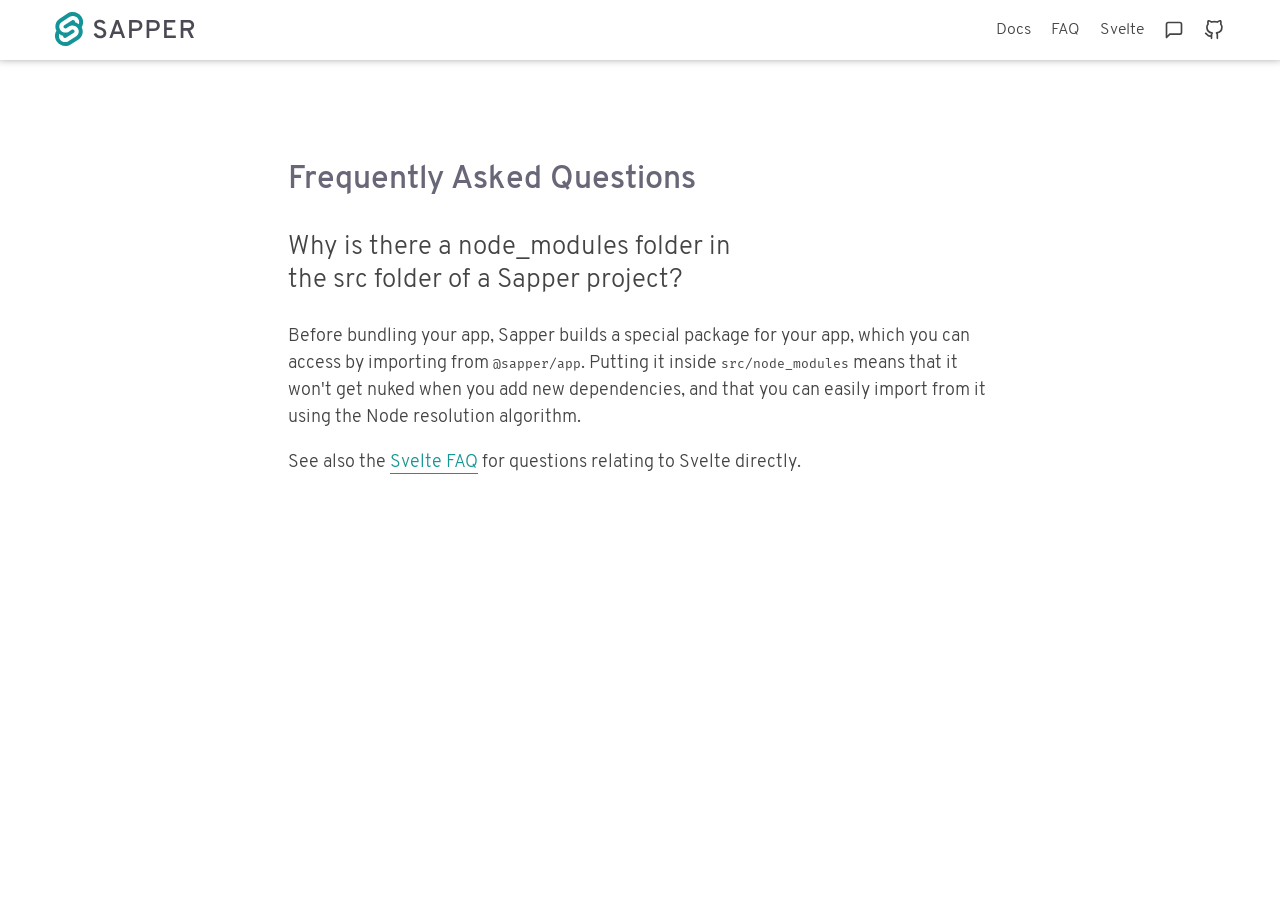
<file: faq/index.html>
<!doctype html> <html class="theme-default typo-default" lang=en> <head> <meta charset=utf-8> <meta content="width=device-width,initial-scale=1" name=viewport> <meta content=#159794 name=theme-color> <base href=/ > <link href=global.css rel=stylesheet> <link href=prism.css rel=stylesheet> <link href=manifest.json rel=manifest> <link href=favicon.png rel=icon type=image/png> <meta content=summary_large_image name=twitter:card> <meta content=@sveltejs name=twitter:site> <meta content=@sveltejs name=twitter:creator> <meta content=https://sapper.svelte.dev/images/twitter-card.png name=twitter:image> <meta content=https://svelte.dev/images/twitter-card.png name=og:image> <link href=client/main.958286610.css rel=stylesheet><link href=client/index.6aee7f93.css rel=stylesheet> <style>.hljs,.hljs-subst{color:#333}.hljs-comment{color:#999}.hljs-tag{color:#170}.hljs-keyword{color:#708}.hljs-attr{color:#333}.hljs-number{color:#164}.hljs-deletion,.hljs-quote,.hljs-selector-class,.hljs-selector-id,.hljs-string,.hljs-template-tag,.hljs-type{color:#105e10}.hljs-section,.hljs-title{color:#105e10}.hljs-literal{color:#170}.hljs-meta{color:#555}.hljs-meta-string{color:#555}</style> <noscript id=sapper-head-start></noscript><title>Frequently Asked Questions Sapper</title><meta content="Sapper FAQ" name=twitter:title><meta content="Frequently Asked Questions about Sapper" name=twitter:description><meta content="Frequently Asked Questions about Sapper" name=Description><noscript id=sapper-head-end></noscript> </head> <body> <div id=sapper> <div style=display:none> <svg> <symbol class=icon id=arrow-left viewBox="0 0 24 24"> <line x1=19 x2=5 y1=12 y2=12></line> <polyline points="12 19 5 12 12 5"></polyline> </symbol> <symbol class=icon id=arrow-right viewBox="0 0 24 24"> <line x1=5 x2=19 y1=12 y2=12></line> <polyline points="12 5 19 12 12 19"></polyline> </symbol> <symbol class=icon id=arrow-up viewBox="0 0 24 24"> <line x1=12 x2=12 y1=19 y2=5></line> <polyline points="5 12 12 5 19 12"></polyline> </symbol> <symbol class=icon id=arrow-down viewBox="0 0 24 24"> <line x1=12 x2=12 y1=5 y2=19></line> <polyline points="19 12 12 19 5 12"></polyline> </symbol> <symbol class=icon id=check viewBox="0 0 24 24"> <polyline points="20 6 9 17 4 12"></polyline> </symbol> <symbol class=icon id=close viewBox="0 0 24 24"> <line x1=18 x2=6 y1=6 y2=18></line> <line x1=6 x2=18 y1=6 y2=18></line> </symbol> <symbol class=icon id=download viewBox="0 0 24 24"> <path d="M21 15V19A2 2 0 0 1 19 21H5A2 2 0 0 1 3 19V15"></path> <polyline points="7 10 12 15 17 10"></polyline> <line x1=12 x2=12 y1=15 y2=3></line> </symbol> <symbol class=icon id=edit viewBox="0 0 24 24"> <path d="M20 14.66V20a2 2 0 0 1-2 2H4a2 2 0 0 1-2-2V6a2 2 0 0 1 2-2h5.34"></path> <polygon points="18 2 22 6 12 16 8 16 8 12 18 2"></polygon> </symbol> <symbol class=icon id=github viewBox="0 0 24 24"> <path d="M9 19c-5 1.5-5-2.5-7-3m14 6v-3.87a3.37 3.37 0 0 0-.94-2.61c3.14-.35 6.44-1.54 6.44-7A5.44 5.44 0 0 0 20 4.77 5.07 5.07 0 0 0 19.91 1S18.73.65 16 2.48a13.38 13.38 0 0 0-7 0C6.27.65 5.09 1 5.09 1A5.07 5.07 0 0 0 5 4.77a5.44 5.44 0 0 0-1.5 3.78c0 5.42 3.3 6.61 6.44 7A3.37 3.37 0 0 0 9 18.13V22"></path> </symbol> <symbol class=icon id=git-branch viewBox="0 0 24 24"> <line x1=6 x2=6 y1=3 y2=15></line> <circle cx=18 cy=6 r=3></circle> <circle cx=6 cy=18 r=3></circle> <path d="M18 9a9 9 0 0 1-9 9"></path> </symbol> <symbol class=icon id=log-in viewBox="0 0 24 24"> <path d="M15 3H19A2 2 0 0 1 21 5V19A2 2 0 0 1 19 21H15"></path> <polyline points="10 17 15 12 10 7"></polyline> <line x1=15 x2=3 y1=12 y2=12></line> </symbol> <symbol class=icon id=maximize viewBox="0 0 24 24"> <path d="M8 3H5a2 2 0 0 0-2 2v3m18 0V5a2 2 0 0 0-2-2h-3m0 18h3a2 2 0 0 0 2-2v-3M3 16v3a2 2 0 0 0 2 2h3"></path> </symbol> <symbol class=icon id=maximize-2 viewBox="0 0 24 24"> <polyline points="15 3 21 3 21 9"></polyline> <polyline points="9 21 3 21 3 15"></polyline> <line x1=21 x2=14 y1=3 y2=10></line> <line x1=3 x2=10 y1=21 y2=14></line> </symbol> <symbol class=icon id=menu viewBox="0 0 24 24"> <line x1=3 x2=21 y1=12 y2=12></line> <line x1=3 x2=21 y1=6 y2=6></line> <line x1=3 x2=21 y1=18 y2=18></line> </symbol> <symbol class=icon id=message-square viewBox="0 0 24 24"> <path d="M21 15a2 2 0 0 1-2 2H7l-4 4V5a2 2 0 0 1 2-2h14a2 2 0 0 1 2 2z"></path> </symbol> <symbol class=icon id=minus viewBox="0 0 24 24"> <line x1=5 x2=19 y1=12 y2=12></line> </symbol> <symbol class=icon id=plus viewBox="0 0 24 24"> <line x1=12 x2=12 y1=5 y2=19></line> <line x1=5 x2=19 y1=12 y2=12></line> </symbol> <symbol class=icon id=save viewBox="0 0 24 24"> <path d="M19 21H5a2 2 0 0 1-2-2V5a2 2 0 0 1 2-2h11l5 5v11a2 2 0 0 1-2 2z"></path> <polyline points="17 21 17 13 7 13 7 21"></polyline> <polyline points="7 3 7 8 15 8"></polyline> </symbol> <symbol class=icon id=link viewBox="0 0 24 24"> <path d="M9,7L6,7A2 2 0 0 0 6,17L9,17"></path> <path d="M15,7L18,7A2 2 0 0 1 18,17L15,17"></path> <path d=M7,12L17,12></path> </symbol> <symbol class=icon id=chevron viewBox="0 0 24 24"> <path d="M2,7 L12,17 L20,7"></path> </symbol> </svg> </div> <header class="svelte-1txnqye visible"> <nav class=svelte-1txnqye> <a href=. rel=prefetch class="svelte-1txnqye home" style=background-image:url(sapper-logo-horizontal.svg) title=Homepage>Home</a> <ul class="svelte-1txnqye primary"> <li class="svelte-1txnqye hide-if-desktop"><a href=. rel=prefetch class=svelte-1txnqye>Home</a></li> <li><a href=docs rel=prefetch>Docs</a></li> <li><a href=faq rel=prefetch>FAQ</a></li> <li><a href=https://svelte.dev>Svelte</a></li> <li><a href=https://svelte.dev/chat> <svg class="icon svelte-5yec89" height=20 width=20> <use xlink:href=#message-square></use> </svg> </a></li> <li><a href=https://github.com/sveltejs/sapper> <svg class="icon svelte-5yec89" height=20 width=20> <use xlink:href=#github></use> </svg> </a></li> </ul> </nav> </header> <main class=svelte-d6kcga> <div class="svelte-1ty6sog faqs stretch"> <h1>Frequently Asked Questions</h1> <article class="svelte-1ty6sog faq"> <h2 class=svelte-1ty6sog> <span class=offset-anchor id=why-is-there-a-node_modules-folder-in-src></span> <a href=faq#why-is-there-a-node_modules-folder-in-src rel=prefetch class=anchor> </a> Why is there a node_modules folder in the src folder of a Sapper project? </h2> <p class=svelte-1ty6sog><p>Before bundling your app, Sapper builds a special package for your app, which you can access by importing from <code>@sapper/app</code>. Putting it inside <code>src/node_modules</code> means that it won't get nuked when you add new dependencies, and that you can easily import from it using the Node resolution algorithm.</p> <p></p> </article> <p>See also the <a href=https://svelte.dev/faq rel=external>Svelte FAQ</a> for questions relating to Svelte directly.</p> </div> </main></div> <script>__SAPPER__={baseUrl:"",preloaded:[void 0,{faqs:[{fragment:"why-is-there-a-node_modules-folder-in-src",answer:"\u003Cp\u003EBefore bundling your app, Sapper builds a special package for your app, which you can access by importing from \u003Ccode\u003E@sapper\u002Fapp\u003C\u002Fcode\u003E. Putting it inside \u003Ccode\u003Esrc\u002Fnode_modules\u003C\u002Fcode\u003E means that it won&#39;t get nuked when you add new dependencies, and that you can easily import from it using the Node resolution algorithm.\u003C\u002Fp\u003E\n",metadata:{question:"Why is there a node_modules folder in the src folder of a Sapper project?"}}]}]};if('serviceWorker' in navigator)navigator.serviceWorker.register('/service-worker.js');(function(){try{eval("async function x(){}");var main="/client/client.6bea95ad.js"}catch(e){main="/client/legacy/client.075422e7.js"};var s=document.createElement("script");try{new Function("if(0)import('')")();s.src=main;s.type="module";s.crossOrigin="use-credentials";}catch(e){s.src="/client/shimport@1.0.1.js";s.setAttribute("data-main",main);}document.head.appendChild(s);}());</script>
</file>
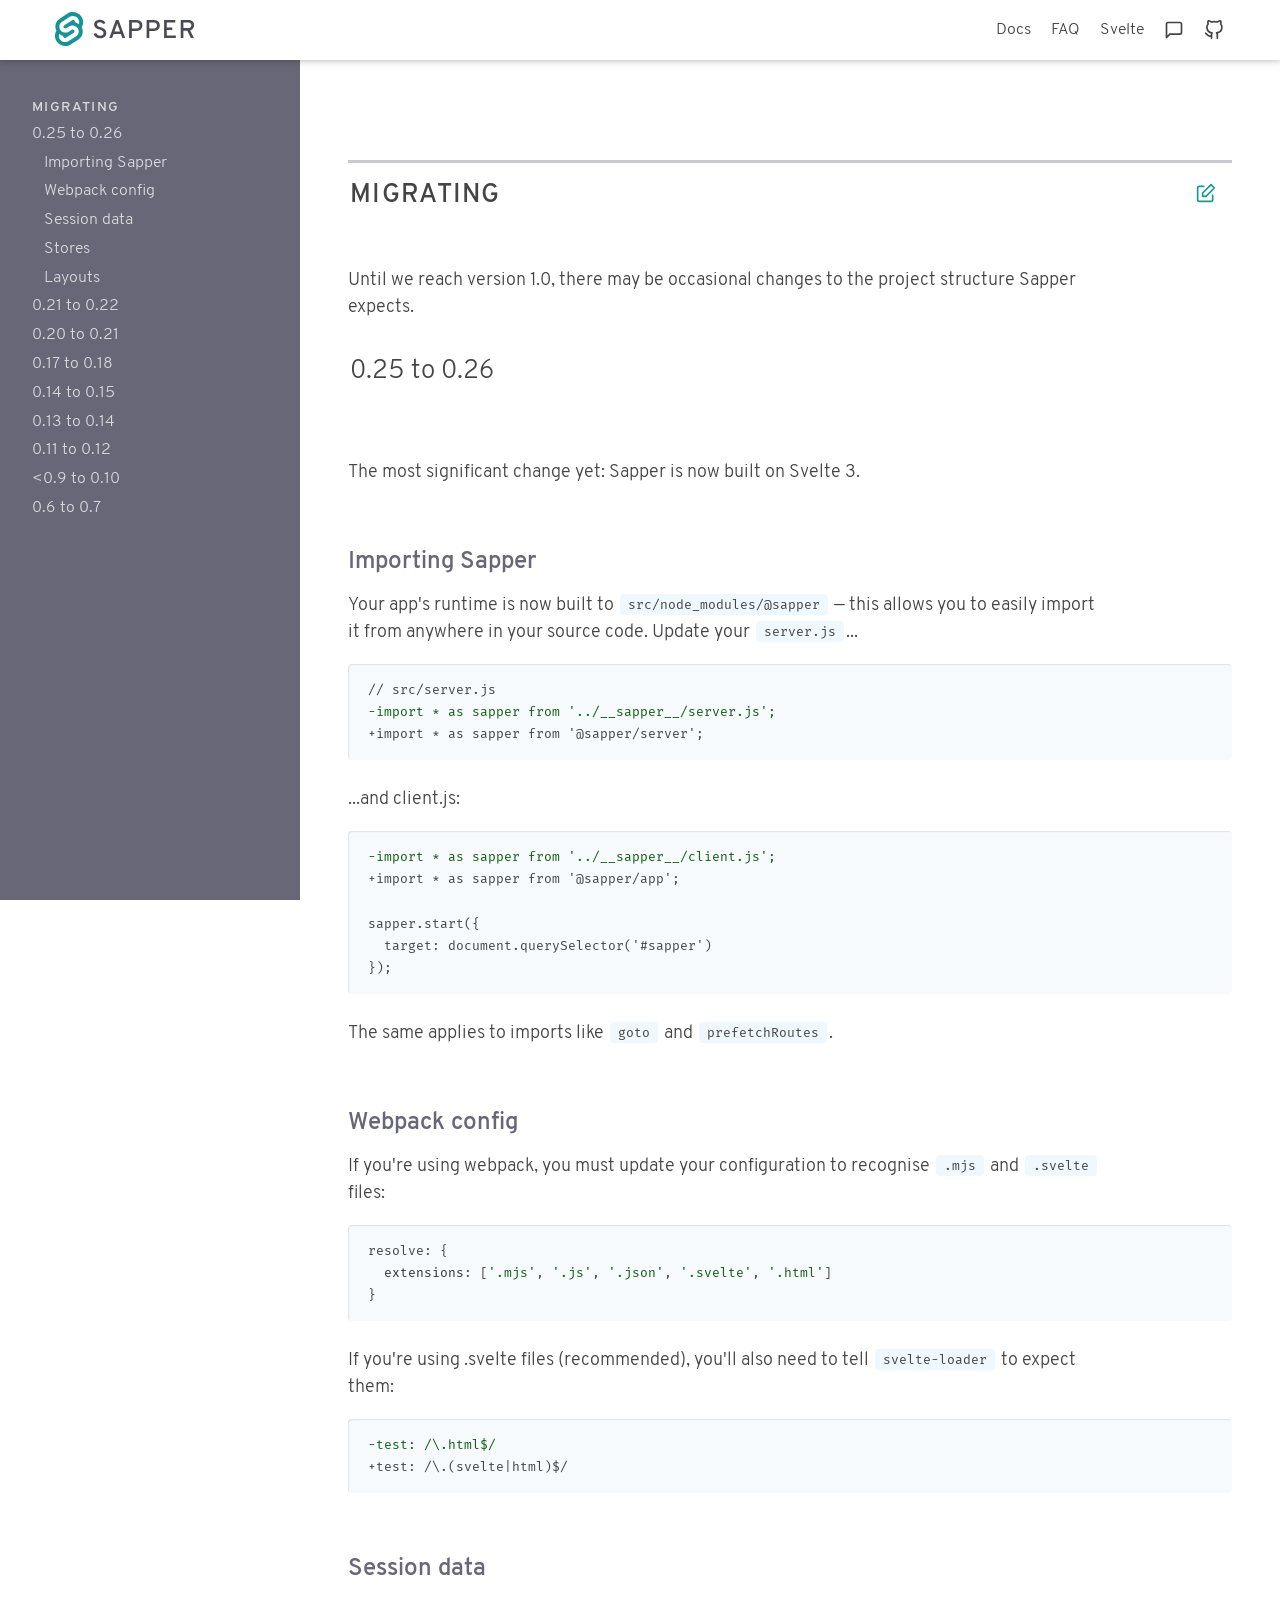
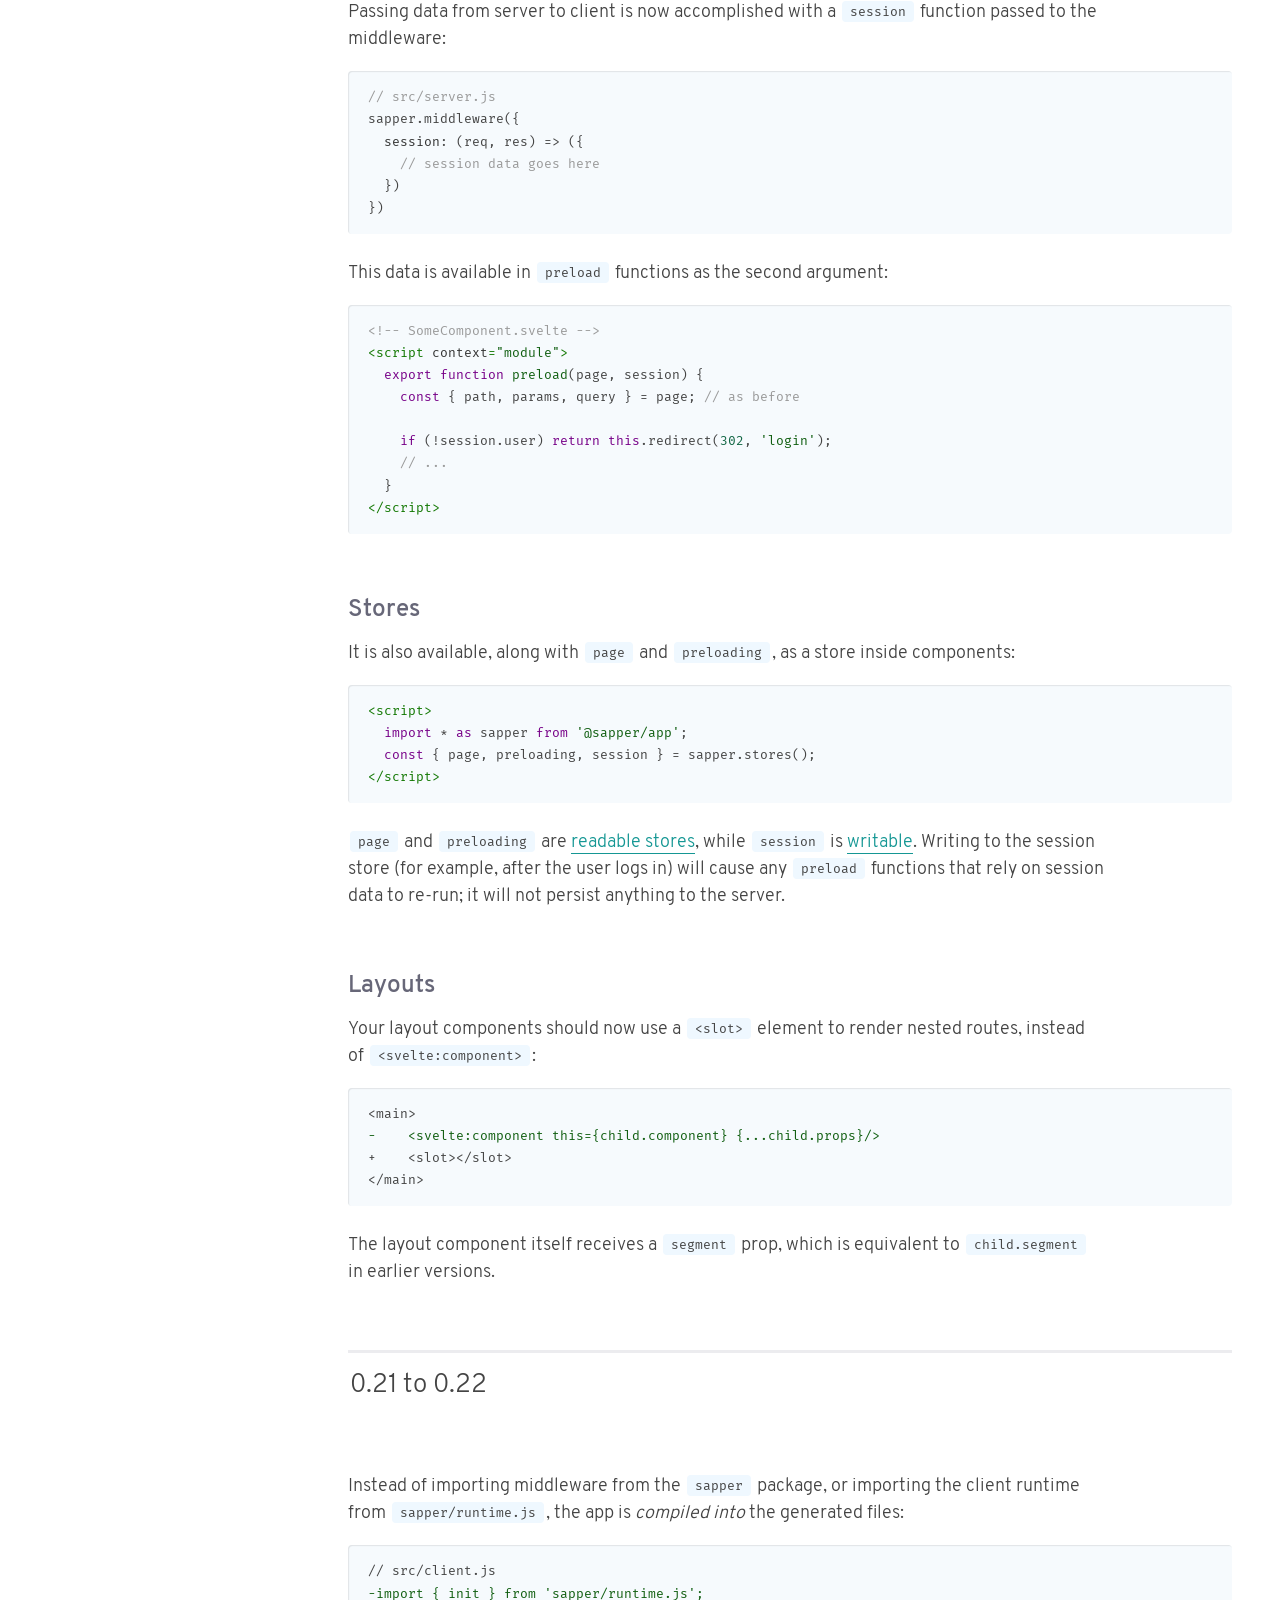
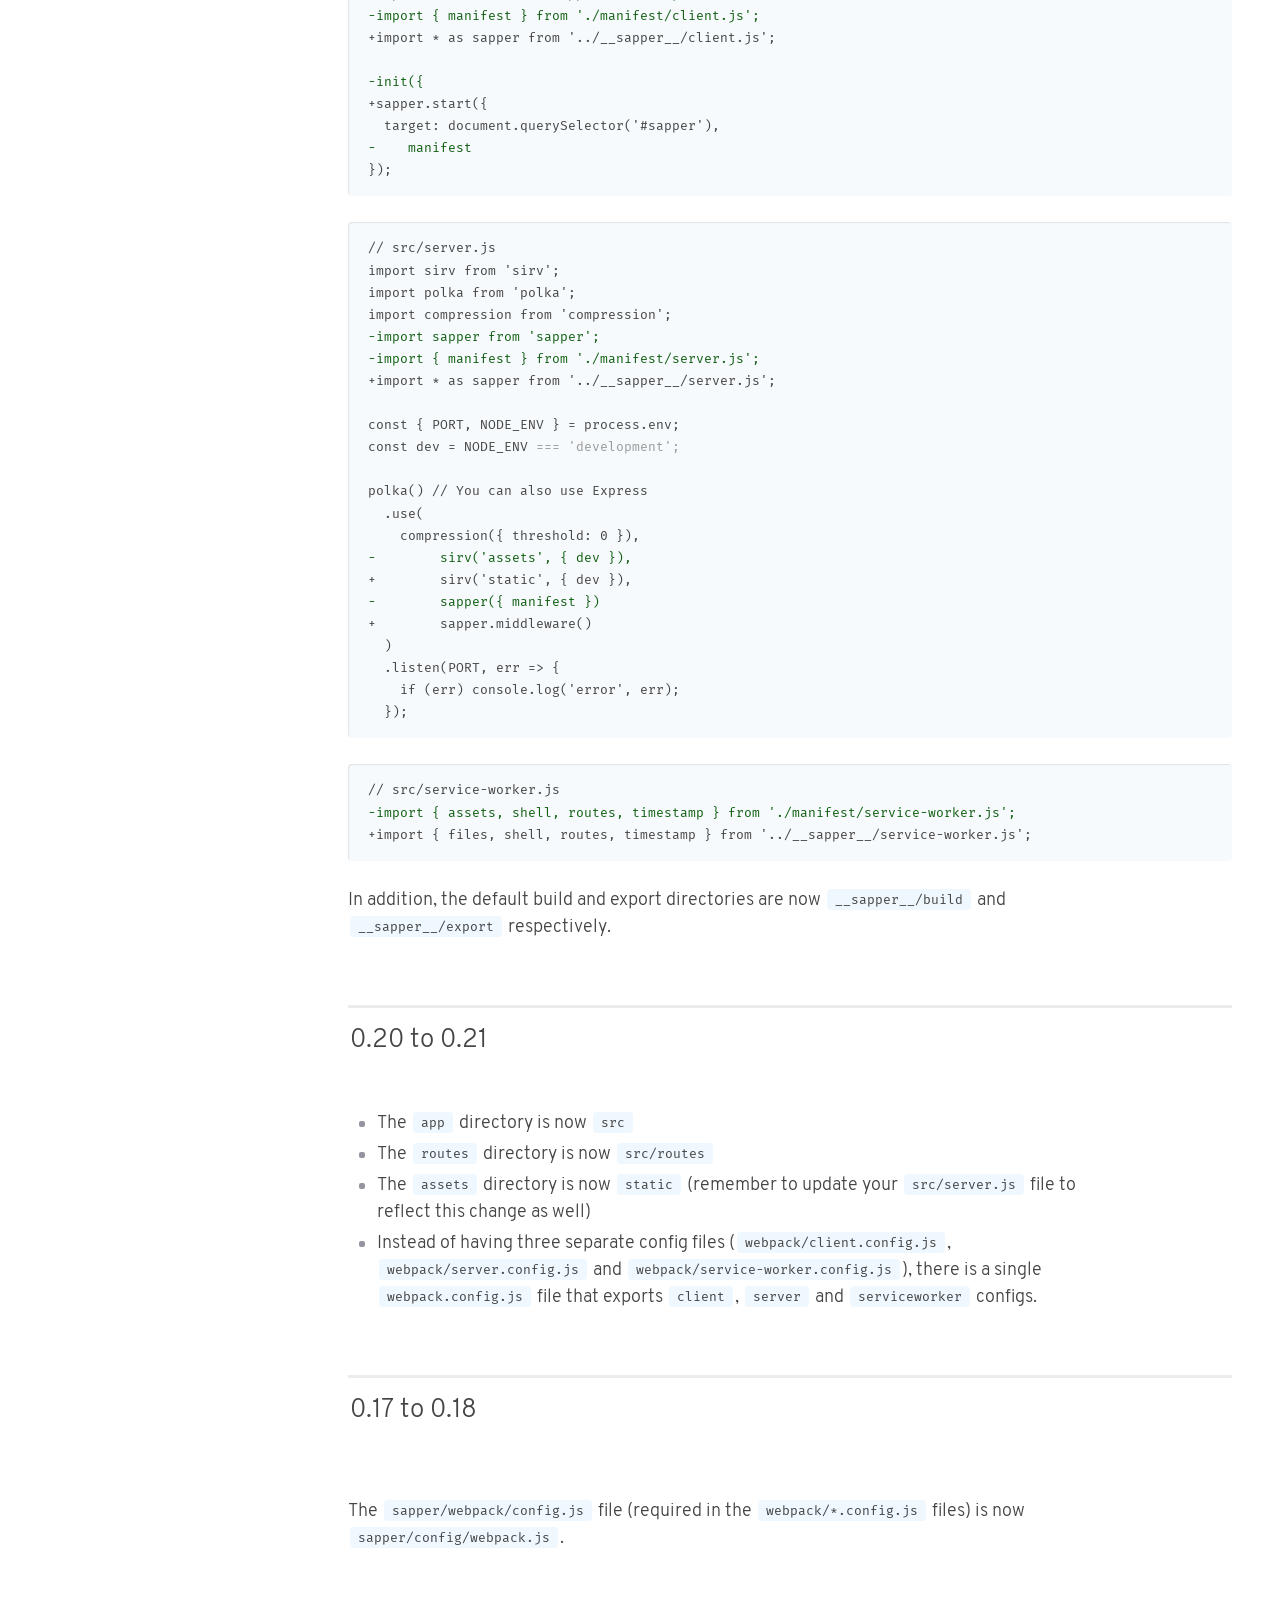
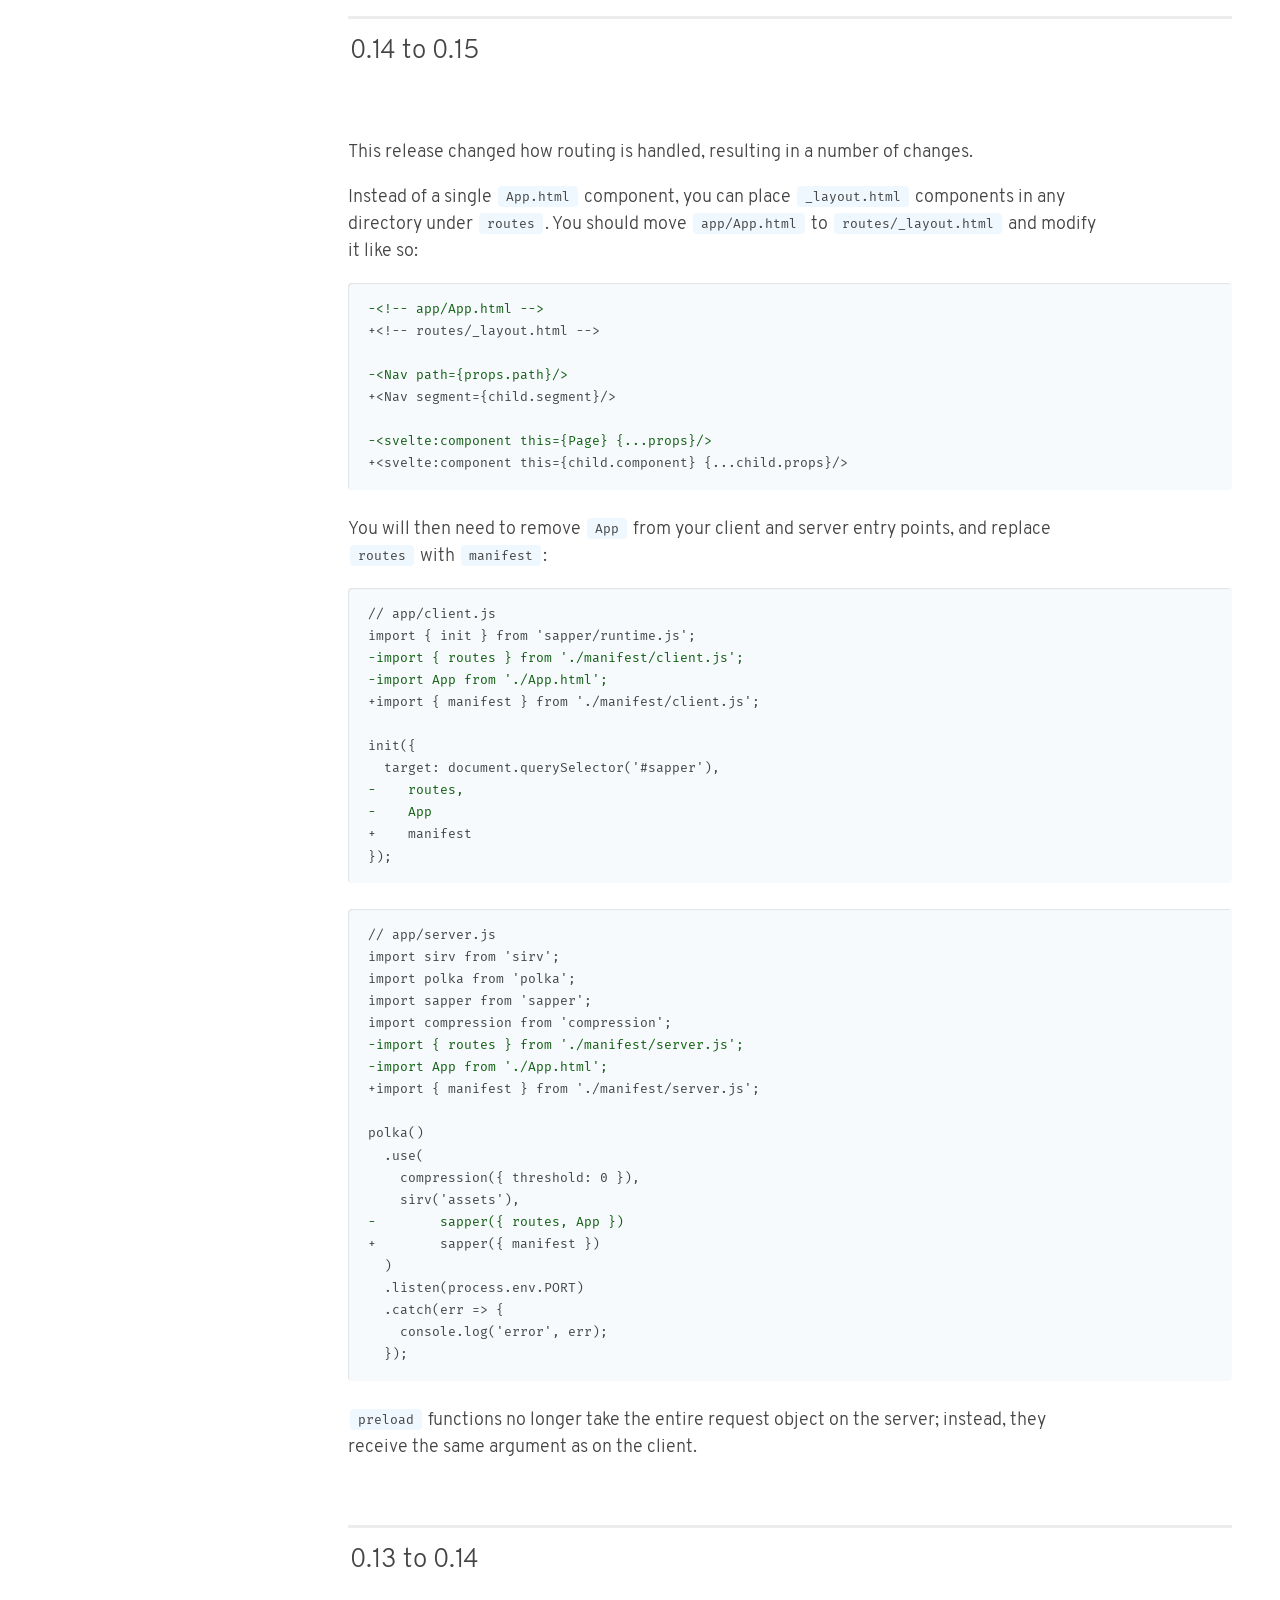
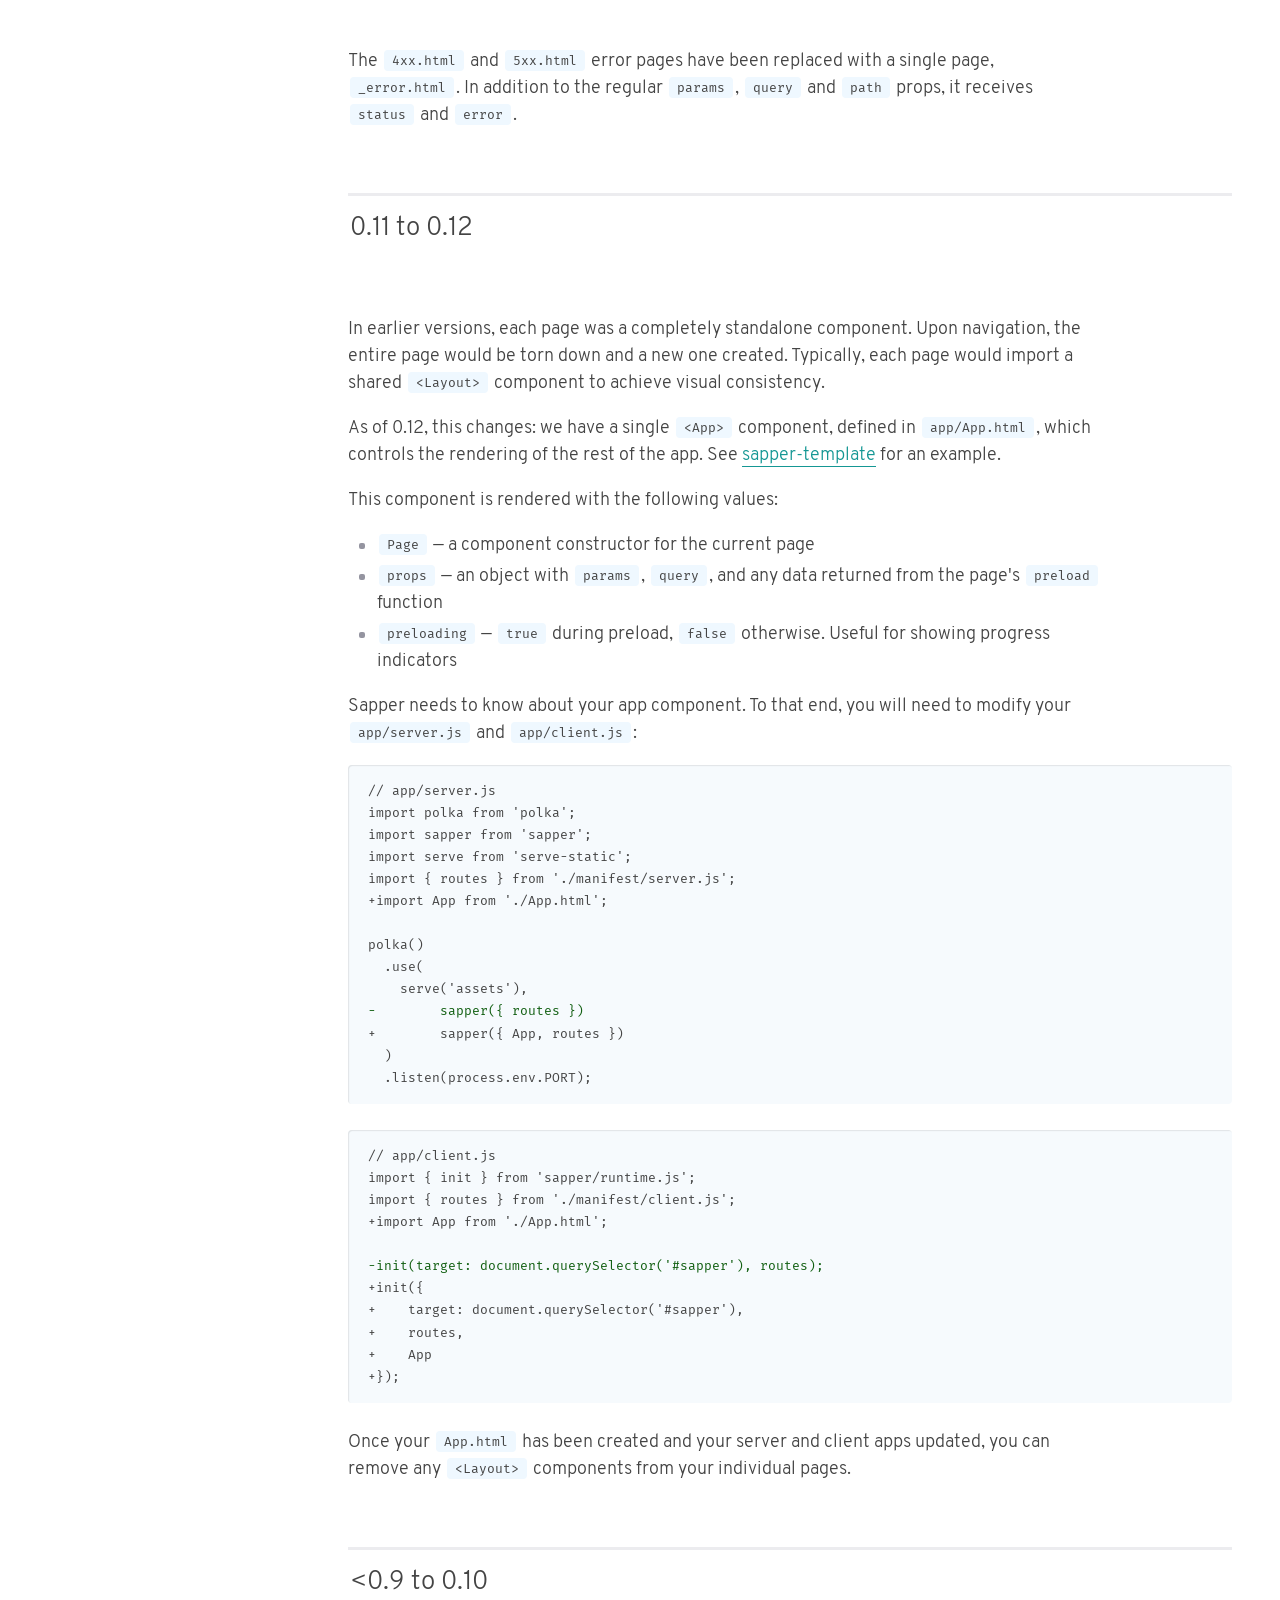
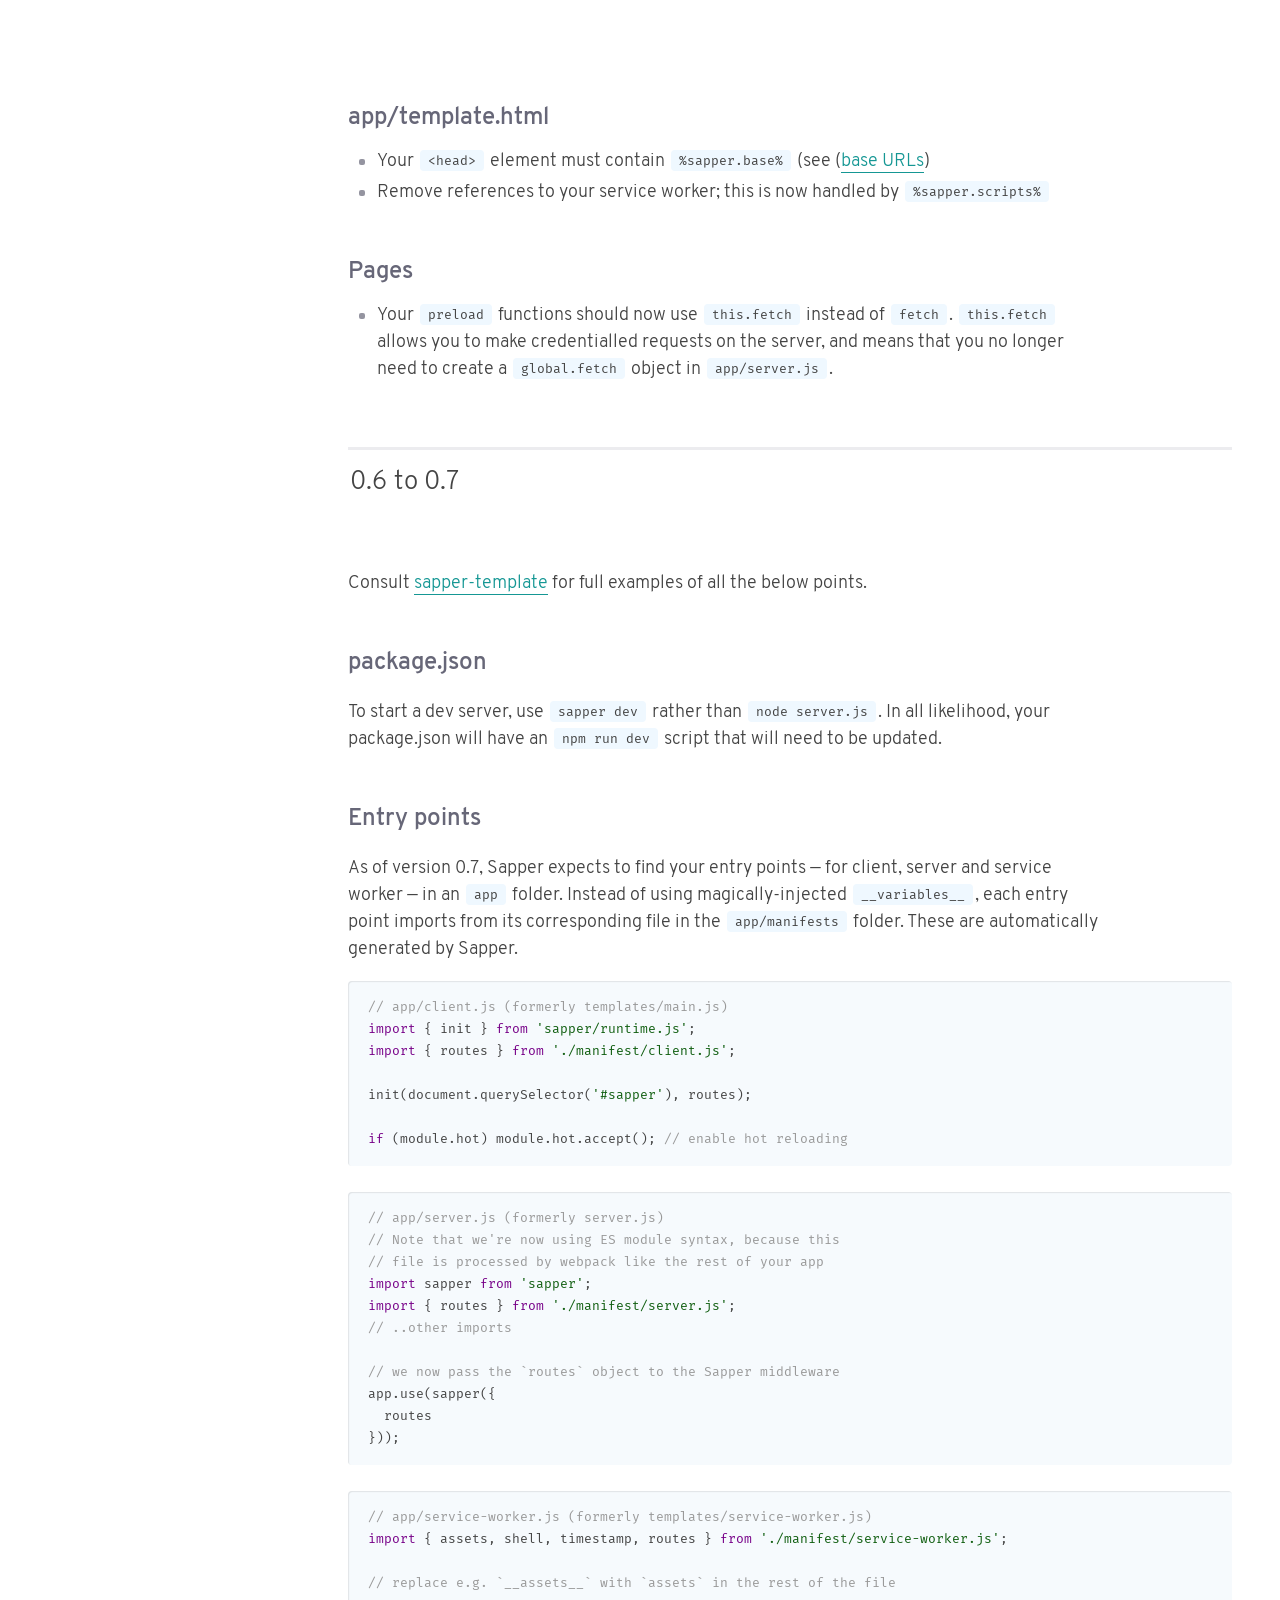
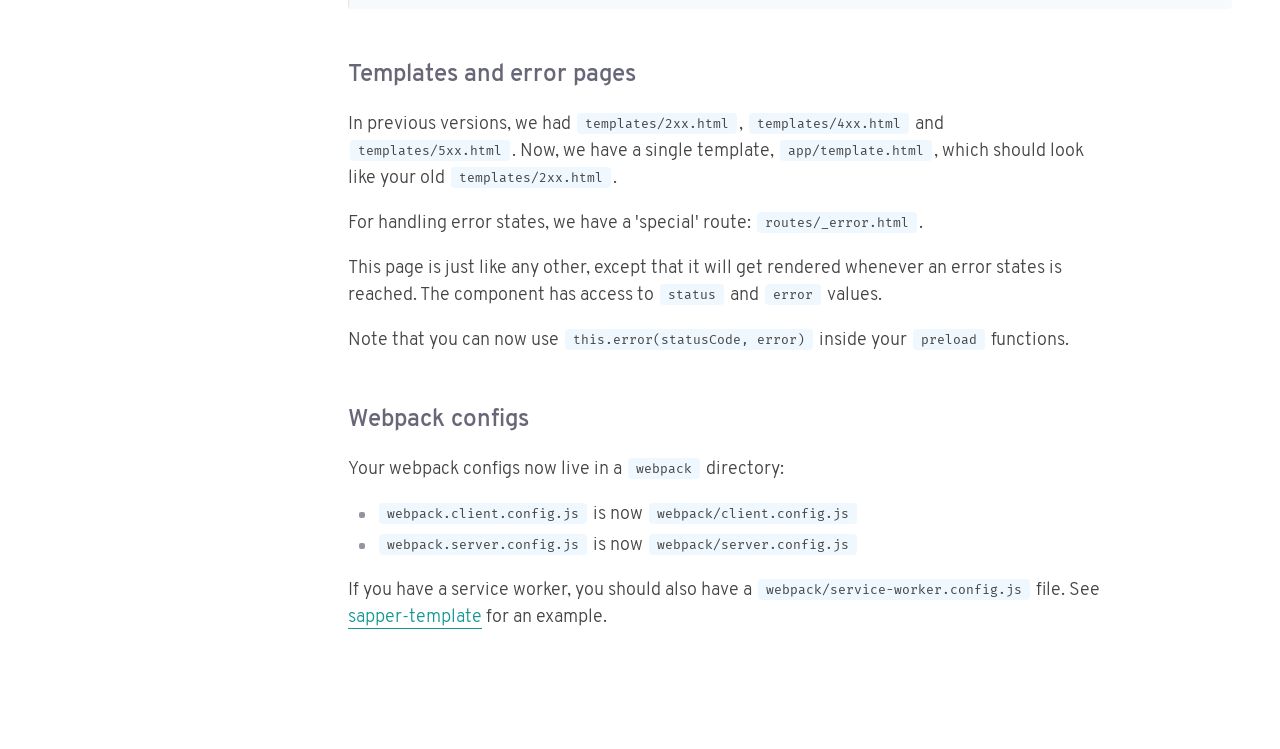
<file: migrating/index.html>
<!doctype html> <html class="theme-default typo-default" lang=en> <head> <meta charset=utf-8> <meta content="width=device-width,initial-scale=1" name=viewport> <meta content=#159794 name=theme-color> <base href=/ > <link href=global.css rel=stylesheet> <link href=prism.css rel=stylesheet> <link href=manifest.json rel=manifest> <link href=favicon.png rel=icon type=image/png> <meta content=summary_large_image name=twitter:card> <meta content=@sveltejs name=twitter:site> <meta content=@sveltejs name=twitter:creator> <meta content=https://sapper.svelte.dev/images/twitter-card.png name=twitter:image> <meta content=https://svelte.dev/images/twitter-card.png name=og:image> <link href=client/main.958286610.css rel=stylesheet><link href=client/index.f3e57b3a.css rel=stylesheet> <style>.hljs,.hljs-subst{color:#333}.hljs-comment{color:#999}.hljs-tag{color:#170}.hljs-keyword{color:#708}.hljs-attr{color:#333}.hljs-number{color:#164}.hljs-deletion,.hljs-quote,.hljs-selector-class,.hljs-selector-id,.hljs-string,.hljs-template-tag,.hljs-type{color:#105e10}.hljs-section,.hljs-title{color:#105e10}.hljs-literal{color:#170}.hljs-meta{color:#555}.hljs-meta-string{color:#555}</style> <noscript id=sapper-head-start></noscript><title>Migration • Sapper</title><meta content="Sapper migration guides" name=twitter:title><meta content="The next small thing in web development" name=twitter:description><meta content="The next small thing in web development" name=Description><noscript id=sapper-head-end></noscript> </head> <body> <div id=sapper> <div style=display:none> <svg> <symbol class=icon id=arrow-left viewBox="0 0 24 24"> <line x1=19 x2=5 y1=12 y2=12></line> <polyline points="12 19 5 12 12 5"></polyline> </symbol> <symbol class=icon id=arrow-right viewBox="0 0 24 24"> <line x1=5 x2=19 y1=12 y2=12></line> <polyline points="12 5 19 12 12 19"></polyline> </symbol> <symbol class=icon id=arrow-up viewBox="0 0 24 24"> <line x1=12 x2=12 y1=19 y2=5></line> <polyline points="5 12 12 5 19 12"></polyline> </symbol> <symbol class=icon id=arrow-down viewBox="0 0 24 24"> <line x1=12 x2=12 y1=5 y2=19></line> <polyline points="19 12 12 19 5 12"></polyline> </symbol> <symbol class=icon id=check viewBox="0 0 24 24"> <polyline points="20 6 9 17 4 12"></polyline> </symbol> <symbol class=icon id=close viewBox="0 0 24 24"> <line x1=18 x2=6 y1=6 y2=18></line> <line x1=6 x2=18 y1=6 y2=18></line> </symbol> <symbol class=icon id=download viewBox="0 0 24 24"> <path d="M21 15V19A2 2 0 0 1 19 21H5A2 2 0 0 1 3 19V15"></path> <polyline points="7 10 12 15 17 10"></polyline> <line x1=12 x2=12 y1=15 y2=3></line> </symbol> <symbol class=icon id=edit viewBox="0 0 24 24"> <path d="M20 14.66V20a2 2 0 0 1-2 2H4a2 2 0 0 1-2-2V6a2 2 0 0 1 2-2h5.34"></path> <polygon points="18 2 22 6 12 16 8 16 8 12 18 2"></polygon> </symbol> <symbol class=icon id=github viewBox="0 0 24 24"> <path d="M9 19c-5 1.5-5-2.5-7-3m14 6v-3.87a3.37 3.37 0 0 0-.94-2.61c3.14-.35 6.44-1.54 6.44-7A5.44 5.44 0 0 0 20 4.77 5.07 5.07 0 0 0 19.91 1S18.73.65 16 2.48a13.38 13.38 0 0 0-7 0C6.27.65 5.09 1 5.09 1A5.07 5.07 0 0 0 5 4.77a5.44 5.44 0 0 0-1.5 3.78c0 5.42 3.3 6.61 6.44 7A3.37 3.37 0 0 0 9 18.13V22"></path> </symbol> <symbol class=icon id=git-branch viewBox="0 0 24 24"> <line x1=6 x2=6 y1=3 y2=15></line> <circle cx=18 cy=6 r=3></circle> <circle cx=6 cy=18 r=3></circle> <path d="M18 9a9 9 0 0 1-9 9"></path> </symbol> <symbol class=icon id=log-in viewBox="0 0 24 24"> <path d="M15 3H19A2 2 0 0 1 21 5V19A2 2 0 0 1 19 21H15"></path> <polyline points="10 17 15 12 10 7"></polyline> <line x1=15 x2=3 y1=12 y2=12></line> </symbol> <symbol class=icon id=maximize viewBox="0 0 24 24"> <path d="M8 3H5a2 2 0 0 0-2 2v3m18 0V5a2 2 0 0 0-2-2h-3m0 18h3a2 2 0 0 0 2-2v-3M3 16v3a2 2 0 0 0 2 2h3"></path> </symbol> <symbol class=icon id=maximize-2 viewBox="0 0 24 24"> <polyline points="15 3 21 3 21 9"></polyline> <polyline points="9 21 3 21 3 15"></polyline> <line x1=21 x2=14 y1=3 y2=10></line> <line x1=3 x2=10 y1=21 y2=14></line> </symbol> <symbol class=icon id=menu viewBox="0 0 24 24"> <line x1=3 x2=21 y1=12 y2=12></line> <line x1=3 x2=21 y1=6 y2=6></line> <line x1=3 x2=21 y1=18 y2=18></line> </symbol> <symbol class=icon id=message-square viewBox="0 0 24 24"> <path d="M21 15a2 2 0 0 1-2 2H7l-4 4V5a2 2 0 0 1 2-2h14a2 2 0 0 1 2 2z"></path> </symbol> <symbol class=icon id=minus viewBox="0 0 24 24"> <line x1=5 x2=19 y1=12 y2=12></line> </symbol> <symbol class=icon id=plus viewBox="0 0 24 24"> <line x1=12 x2=12 y1=5 y2=19></line> <line x1=5 x2=19 y1=12 y2=12></line> </symbol> <symbol class=icon id=save viewBox="0 0 24 24"> <path d="M19 21H5a2 2 0 0 1-2-2V5a2 2 0 0 1 2-2h11l5 5v11a2 2 0 0 1-2 2z"></path> <polyline points="17 21 17 13 7 13 7 21"></polyline> <polyline points="7 3 7 8 15 8"></polyline> </symbol> <symbol class=icon id=link viewBox="0 0 24 24"> <path d="M9,7L6,7A2 2 0 0 0 6,17L9,17"></path> <path d="M15,7L18,7A2 2 0 0 1 18,17L15,17"></path> <path d=M7,12L17,12></path> </symbol> <symbol class=icon id=chevron viewBox="0 0 24 24"> <path d="M2,7 L12,17 L20,7"></path> </symbol> </svg> </div> <header class="svelte-1txnqye visible"> <nav class=svelte-1txnqye> <a href=. class="svelte-1txnqye home" rel=prefetch style=background-image:url(sapper-logo-horizontal.svg) title=Homepage>Home</a> <ul class="svelte-1txnqye primary"> <li class="svelte-1txnqye hide-if-desktop"><a href=. class=svelte-1txnqye rel=prefetch>Home</a></li> <li><a href=docs rel=prefetch>Docs</a></li> <li><a href=faq rel=prefetch>FAQ</a></li> <li><a href=https://svelte.dev>Svelte</a></li> <li><a href=https://svelte.dev/chat> <svg class="icon svelte-5yec89" height=20 width=20> <use xlink:href=#message-square></use> </svg> </a></li> <li><a href=https://github.com/sveltejs/sapper> <svg class="icon svelte-5yec89" height=20 width=20> <use xlink:href=#github></use> </svg> </a></li> </ul> </nav> </header> <main class=svelte-d6kcga> <div class="svelte-a3bmb2 content listify"> <section class=svelte-a3bmb2 data-id=Migrating> <h2 class=svelte-a3bmb2> <span class=offset-anchor id=Migrating></span> <a href=docs#Migrating class=anchor aria-hidden></a> Migrating <small class=svelte-a3bmb2> <a href=https://github.com/sveltejs/sapper/edit/master/site/content/migrating/01-migrating.md class=svelte-a3bmb2 title="edit this section"> <svg class="icon svelte-5yec89" height=20 width=20> <use xlink:href=#edit></use> </svg> </a> </small> </h2> <p>Until we reach version 1.0, there may be occasional changes to the project structure Sapper expects.</p> <h3> <span class=offset-anchor id=0_25_to_0_26></span> <a href=migrating#0_25_to_0_26 class=anchor aria-hidden=true></a> 0.25 to 0.26 </h3><p>The most significant change yet: Sapper is now built on Svelte 3.</p> <h4> <span class=offset-anchor id=Importing_Sapper></span> <a href=migrating#Importing_Sapper class=anchor aria-hidden=true></a> Importing Sapper </h4><p>Your app's runtime is now built to <code>src/node_modules/@sapper</code> — this allows you to easily import it from anywhere in your source code. Update your <code>server.js</code>...</p> <div class=""><pre class="language-undefined"><code>// src/server.js
<span class=hljs-deletion>-import * as sapper from '../__sapper__/server.js';</span>
<span class=hljs-addition>+import * as sapper from '@sapper/server';</span></code></pre></div><p>...and client.js:</p> <div class=""><pre class="language-undefined"><code><span class=hljs-deletion>-import * as sapper from '../__sapper__/client.js';</span>
<span class=hljs-addition>+import * as sapper from '@sapper/app';</span>

sapper.start({
	target: document.querySelector('#sapper')
});</code></pre></div><p>The same applies to imports like <code>goto</code> and <code>prefetchRoutes</code>.</p> <h4> <span class=offset-anchor id=Webpack_config></span> <a href=migrating#Webpack_config class=anchor aria-hidden=true></a> Webpack config </h4><p>If you're using webpack, you must update your configuration to recognise <code>.mjs</code> and <code>.svelte</code> files:</p> <div class=""><pre class=language-javascript><code>resolve: {
	<span class=hljs-attr>extensions</span>: [<span class=hljs-string>'.mjs'</span>, <span class=hljs-string>'.js'</span>, <span class=hljs-string>'.json'</span>, <span class=hljs-string>'.svelte'</span>, <span class=hljs-string>'.html'</span>]
}</code></pre></div><p>If you're using .svelte files (recommended), you'll also need to tell <code>svelte-loader</code> to expect them:</p> <div class=""><pre class="language-undefined"><code><span class=hljs-deletion>-test: /\.html$/</span>
<span class=hljs-addition>+test: /\.(svelte|html)$/</span></code></pre></div> <h4> <span class=offset-anchor id=Session_data></span> <a href=migrating#Session_data class=anchor aria-hidden=true></a> Session data </h4><p>Passing data from server to client is now accomplished with a <code>session</code> function passed to the middleware:</p> <div class=""><pre class=language-javascript><code><span class=hljs-comment>// src/server.js</span>
sapper.middleware({
	<span class=hljs-attr>session</span>: <span class=hljs-function>(<span class=hljs-params>req, res</span>) =></span> ({
		<span class=hljs-comment>// session data goes here</span>
	})
})</code></pre></div><p>This data is available in <code>preload</code> functions as the second argument:</p> <div class=""><pre class=language-markup><code><span class=hljs-comment>&lt;!-- SomeComponent.svelte --></span>
<span class=hljs-tag>&lt;<span class=hljs-name>script</span> <span class=hljs-attr>context</span>=<span class=hljs-string>"module"</span>></span><span class=javascript>
	<span class=hljs-keyword>export</span> <span class=hljs-function><span class=hljs-keyword>function</span> <span class=hljs-title>preload</span>(<span class=hljs-params>page, session</span>) </span>{
		<span class=hljs-keyword>const</span> { path, params, query } = page; <span class=hljs-comment>// as before</span>

		<span class=hljs-keyword>if</span> (!session.user) <span class=hljs-keyword>return</span> <span class=hljs-keyword>this</span>.redirect(<span class=hljs-number>302</span>, <span class=hljs-string>'login'</span>);
		<span class=hljs-comment>// ...</span>
	}
</span><span class=hljs-tag>&lt;/<span class=hljs-name>script</span>></span></code></pre></div> <h4> <span class=offset-anchor id=Stores></span> <a href=migrating#Stores class=anchor aria-hidden=true></a> Stores </h4><p>It is also available, along with <code>page</code> and <code>preloading</code>, as a store inside components:</p> <div class=""><pre class=language-markup><code><span class=hljs-tag>&lt;<span class=hljs-name>script</span>></span><span class=javascript>
	<span class=hljs-keyword>import</span> * <span class=hljs-keyword>as</span> sapper <span class=hljs-keyword>from</span> <span class=hljs-string>'@sapper/app'</span>;
	<span class=hljs-keyword>const</span> { page, preloading, session } = sapper.stores();
</span><span class=hljs-tag>&lt;/<span class=hljs-name>script</span>></span></code></pre></div><p><code>page</code> and <code>preloading</code> are <a href=https://svelte.dev/tutorial/readable-stores target=_blank>readable stores</a>, while <code>session</code> is <a href=https://svelte.dev/tutorial/writable-stores target=_blank>writable</a>. Writing to the session store (for example, after the user logs in) will cause any <code>preload</code> functions that rely on session data to re-run; it will not persist anything to the server.</p> <h4> <span class=offset-anchor id=Layouts></span> <a href=migrating#Layouts class=anchor aria-hidden=true></a> Layouts </h4><p>Your layout components should now use a <code>&lt;slot></code> element to render nested routes, instead of <code>&lt;svelte:component></code>:</p> <div class=""><pre class="language-undefined"><code>&lt;main>
<span class=hljs-deletion>-    &lt;svelte:component this={child.component} {...child.props}/></span>
<span class=hljs-addition>+    &lt;slot>&lt;/slot></span>
&lt;/main></code></pre></div><p>The layout component itself receives a <code>segment</code> prop, which is equivalent to <code>child.segment</code> in earlier versions.</p> <h3> <span class=offset-anchor id=0_21_to_0_22></span> <a href=migrating#0_21_to_0_22 class=anchor aria-hidden=true></a> 0.21 to 0.22 </h3><p>Instead of importing middleware from the <code>sapper</code> package, or importing the client runtime from <code>sapper/runtime.js</code>, the app is <em>compiled into</em> the generated files:</p> <div class=""><pre class="language-undefined"><code>// src/client.js
<span class=hljs-deletion>-import { init } from 'sapper/runtime.js';</span>
<span class=hljs-deletion>-import { manifest } from './manifest/client.js';</span>
<span class=hljs-addition>+import * as sapper from '../__sapper__/client.js';</span>

<span class=hljs-deletion>-init({</span>
<span class=hljs-addition>+sapper.start({</span>
	target: document.querySelector('#sapper'),
<span class=hljs-deletion>-    manifest</span>
});</code></pre></div><div class=""><pre class="language-undefined"><code>// src/server.js
import sirv from 'sirv';
import polka from 'polka';
import compression from 'compression';
<span class=hljs-deletion>-import sapper from 'sapper';</span>
<span class=hljs-deletion>-import { manifest } from './manifest/server.js';</span>
<span class=hljs-addition>+import * as sapper from '../__sapper__/server.js';</span>

const { PORT, NODE_ENV } = process.env;
const dev = NODE_ENV <span class=hljs-comment>=== 'development';</span>

polka() // You can also use Express
	.use(
		compression({ threshold: 0 }),
<span class=hljs-deletion>-        sirv('assets', { dev }),</span>
<span class=hljs-addition>+        sirv('static', { dev }),</span>
<span class=hljs-deletion>-        sapper({ manifest })</span>
<span class=hljs-addition>+        sapper.middleware()</span>
	)
	.listen(PORT, err => {
		if (err) console.log('error', err);
	});</code></pre></div><div class=""><pre class="language-undefined"><code>// src/service-worker.js
<span class=hljs-deletion>-import { assets, shell, routes, timestamp } from './manifest/service-worker.js';</span>
<span class=hljs-addition>+import { files, shell, routes, timestamp } from '../__sapper__/service-worker.js';</span></code></pre></div><p>In addition, the default build and export directories are now <code>__sapper__/build</code> and <code>__sapper__/export</code> respectively.</p> <h3> <span class=offset-anchor id=0_20_to_0_21></span> <a href=migrating#0_20_to_0_21 class=anchor aria-hidden=true></a> 0.20 to 0.21 </h3><ul> <li>The <code>app</code> directory is now <code>src</code></li> <li>The <code>routes</code> directory is now <code>src/routes</code></li> <li>The <code>assets</code> directory is now <code>static</code> (remember to update your <code>src/server.js</code> file to reflect this change as well)</li> <li>Instead of having three separate config files (<code>webpack/client.config.js</code>, <code>webpack/server.config.js</code> and <code>webpack/service-worker.config.js</code>), there is a single <code>webpack.config.js</code> file that exports <code>client</code>, <code>server</code> and <code>serviceworker</code> configs.</li> </ul> <h3> <span class=offset-anchor id=0_17_to_0_18></span> <a href=migrating#0_17_to_0_18 class=anchor aria-hidden=true></a> 0.17 to 0.18 </h3><p>The <code>sapper/webpack/config.js</code> file (required in the <code>webpack/*.config.js</code> files) is now <code>sapper/config/webpack.js</code>.</p> <h3> <span class=offset-anchor id=0_14_to_0_15></span> <a href=migrating#0_14_to_0_15 class=anchor aria-hidden=true></a> 0.14 to 0.15 </h3><p>This release changed how routing is handled, resulting in a number of changes.</p> <p>Instead of a single <code>App.html</code> component, you can place <code>_layout.html</code> components in any directory under <code>routes</code>. You should move <code>app/App.html</code> to <code>routes/_layout.html</code> and modify it like so:</p> <div class=""><pre class="language-undefined"><code><span class=hljs-deletion>-&lt;!-- app/App.html --></span>
<span class=hljs-addition>+&lt;!-- routes/_layout.html --></span>

<span class=hljs-deletion>-&lt;Nav path={props.path}/></span>
<span class=hljs-addition>+&lt;Nav segment={child.segment}/></span>

<span class=hljs-deletion>-&lt;svelte:component this={Page} {...props}/></span>
<span class=hljs-addition>+&lt;svelte:component this={child.component} {...child.props}/></span></code></pre></div><p>You will then need to remove <code>App</code> from your client and server entry points, and replace <code>routes</code> with <code>manifest</code>:</p> <div class=""><pre class="language-undefined"><code>// app/client.js
import { init } from 'sapper/runtime.js';
<span class=hljs-deletion>-import { routes } from './manifest/client.js';</span>
<span class=hljs-deletion>-import App from './App.html';</span>
<span class=hljs-addition>+import { manifest } from './manifest/client.js';</span>

init({
	target: document.querySelector('#sapper'),
<span class=hljs-deletion>-    routes,</span>
<span class=hljs-deletion>-    App</span>
<span class=hljs-addition>+    manifest</span>
});</code></pre></div><div class=""><pre class="language-undefined"><code>// app/server.js
import sirv from 'sirv';
import polka from 'polka';
import sapper from 'sapper';
import compression from 'compression';
<span class=hljs-deletion>-import { routes } from './manifest/server.js';</span>
<span class=hljs-deletion>-import App from './App.html';</span>
<span class=hljs-addition>+import { manifest } from './manifest/server.js';</span>

polka()
	.use(
		compression({ threshold: 0 }),
		sirv('assets'),
<span class=hljs-deletion>-        sapper({ routes, App })</span>
<span class=hljs-addition>+        sapper({ manifest })</span>
	)
	.listen(process.env.PORT)
	.catch(err => {
		console.log('error', err);
	});</code></pre></div><p><code>preload</code> functions no longer take the entire request object on the server; instead, they receive the same argument as on the client.</p> <h3> <span class=offset-anchor id=0_13_to_0_14></span> <a href=migrating#0_13_to_0_14 class=anchor aria-hidden=true></a> 0.13 to 0.14 </h3><p>The <code>4xx.html</code> and <code>5xx.html</code> error pages have been replaced with a single page, <code>_error.html</code>. In addition to the regular <code>params</code>, <code>query</code> and <code>path</code> props, it receives <code>status</code> and <code>error</code>.</p> <h3> <span class=offset-anchor id=0_11_to_0_12></span> <a href=migrating#0_11_to_0_12 class=anchor aria-hidden=true></a> 0.11 to 0.12 </h3><p>In earlier versions, each page was a completely standalone component. Upon navigation, the entire page would be torn down and a new one created. Typically, each page would import a shared <code>&lt;Layout></code> component to achieve visual consistency.</p> <p>As of 0.12, this changes: we have a single <code>&lt;App></code> component, defined in <code>app/App.html</code>, which controls the rendering of the rest of the app. See <a href=https://github.com/sveltejs/sapper-template/blob/master/app/App.html target=_blank>sapper-template</a> for an example.</p> <p>This component is rendered with the following values:</p> <ul> <li><code>Page</code> — a component constructor for the current page</li> <li><code>props</code> — an object with <code>params</code>, <code>query</code>, and any data returned from the page's <code>preload</code> function</li> <li><code>preloading</code> — <code>true</code> during preload, <code>false</code> otherwise. Useful for showing progress indicators</li> </ul> <p>Sapper needs to know about your app component. To that end, you will need to modify your <code>app/server.js</code> and <code>app/client.js</code>:</p> <div class=""><pre class="language-undefined"><code>// app/server.js
import polka from 'polka';
import sapper from 'sapper';
import serve from 'serve-static';
import { routes } from './manifest/server.js';
<span class=hljs-addition>+import App from './App.html';</span>

polka()
	.use(
		serve('assets'),
<span class=hljs-deletion>-        sapper({ routes })</span>
<span class=hljs-addition>+        sapper({ App, routes })</span>
	)
	.listen(process.env.PORT);</code></pre></div><div class=""><pre class="language-undefined"><code>// app/client.js
import { init } from 'sapper/runtime.js';
import { routes } from './manifest/client.js';
<span class=hljs-addition>+import App from './App.html';</span>

<span class=hljs-deletion>-init(target: document.querySelector('#sapper'), routes);</span>
<span class=hljs-addition>+init({</span>
<span class=hljs-addition>+    target: document.querySelector('#sapper'),</span>
<span class=hljs-addition>+    routes,</span>
<span class=hljs-addition>+    App</span>
<span class=hljs-addition>+});</span></code></pre></div><p>Once your <code>App.html</code> has been created and your server and client apps updated, you can remove any <code>&lt;Layout></code> components from your individual pages.</p> <h3> <span class=offset-anchor id=0_9_to_0_10></span> <a href=migrating#0_9_to_0_10 class=anchor aria-hidden=true></a> &lt;0.9 to 0.10 </h3> <h5> <span class=offset-anchor id=false data-scrollignore></span> <a href=migrating#false class=anchor aria-hidden=true></a> app/template.html </h5><ul> <li>Your <code>&lt;head></code> element must contain <code>%sapper.base%</code> (see (<a href=docs#Base_URLs>base URLs</a>)</li> <li>Remove references to your service worker; this is now handled by <code>%sapper.scripts%</code></li> </ul> <h5> <span class=offset-anchor id=false data-scrollignore></span> <a href=migrating#false class=anchor aria-hidden=true></a> Pages </h5><ul> <li>Your <code>preload</code> functions should now use <code>this.fetch</code> instead of <code>fetch</code>. <code>this.fetch</code> allows you to make credentialled requests on the server, and means that you no longer need to create a <code>global.fetch</code> object in <code>app/server.js</code>.</li> </ul> <h3> <span class=offset-anchor id=0_6_to_0_7></span> <a href=migrating#0_6_to_0_7 class=anchor aria-hidden=true></a> 0.6 to 0.7 </h3><p>Consult <a href=https://github.com/sveltejs/sapper-template target=_blank>sapper-template</a> for full examples of all the below points.</p> <h5> <span class=offset-anchor id=false data-scrollignore></span> <a href=migrating#false class=anchor aria-hidden=true></a> package.json </h5><p>To start a dev server, use <code>sapper dev</code> rather than <code>node server.js</code>. In all likelihood, your package.json will have an <code>npm run dev</code> script that will need to be updated.</p> <h5> <span class=offset-anchor id=false data-scrollignore></span> <a href=migrating#false class=anchor aria-hidden=true></a> Entry points </h5><p>As of version 0.7, Sapper expects to find your entry points — for client, server and service worker — in an <code>app</code> folder. Instead of using magically-injected <code>__variables__</code>, each entry point imports from its corresponding file in the <code>app/manifests</code> folder. These are automatically generated by Sapper.</p> <div class=""><pre class=language-javascript><code><span class=hljs-comment>// app/client.js (formerly templates/main.js)</span>
<span class=hljs-keyword>import</span> { init } <span class=hljs-keyword>from</span> <span class=hljs-string>'sapper/runtime.js'</span>;
<span class=hljs-keyword>import</span> { routes } <span class=hljs-keyword>from</span> <span class=hljs-string>'./manifest/client.js'</span>;

init(<span class=hljs-built_in>document</span>.querySelector(<span class=hljs-string>'#sapper'</span>), routes);

<span class=hljs-keyword>if</span> (<span class=hljs-built_in>module</span>.hot) <span class=hljs-built_in>module</span>.hot.accept(); <span class=hljs-comment>// enable hot reloading</span></code></pre></div><div class=""><pre class=language-javascript><code><span class=hljs-comment>// app/server.js (formerly server.js)</span>
<span class=hljs-comment>// Note that we're now using ES module syntax, because this</span>
<span class=hljs-comment>// file is processed by webpack like the rest of your app</span>
<span class=hljs-keyword>import</span> sapper <span class=hljs-keyword>from</span> <span class=hljs-string>'sapper'</span>;
<span class=hljs-keyword>import</span> { routes } <span class=hljs-keyword>from</span> <span class=hljs-string>'./manifest/server.js'</span>;
<span class=hljs-comment>// ..other imports</span>

<span class=hljs-comment>// we now pass the `routes` object to the Sapper middleware</span>
app.use(sapper({
	routes
}));</code></pre></div><div class=""><pre class=language-javascript><code><span class=hljs-comment>// app/service-worker.js (formerly templates/service-worker.js)</span>
<span class=hljs-keyword>import</span> { assets, shell, timestamp, routes } <span class=hljs-keyword>from</span> <span class=hljs-string>'./manifest/service-worker.js'</span>;

<span class=hljs-comment>// replace e.g. `__assets__` with `assets` in the rest of the file</span></code></pre></div> <h5> <span class=offset-anchor id=false data-scrollignore></span> <a href=migrating#false class=anchor aria-hidden=true></a> Templates and error pages </h5><p>In previous versions, we had <code>templates/2xx.html</code>, <code>templates/4xx.html</code> and <code>templates/5xx.html</code>. Now, we have a single template, <code>app/template.html</code>, which should look like your old <code>templates/2xx.html</code>.</p> <p>For handling error states, we have a 'special' route: <code>routes/_error.html</code>.</p> <p>This page is just like any other, except that it will get rendered whenever an error states is reached. The component has access to <code>status</code> and <code>error</code> values.</p> <p>Note that you can now use <code>this.error(statusCode, error)</code> inside your <code>preload</code> functions.</p> <h5> <span class=offset-anchor id=false data-scrollignore></span> <a href=migrating#false class=anchor aria-hidden=true></a> Webpack configs </h5><p>Your webpack configs now live in a <code>webpack</code> directory:</p> <ul> <li><code>webpack.client.config.js</code> is now <code>webpack/client.config.js</code></li> <li><code>webpack.server.config.js</code> is now <code>webpack/server.config.js</code></li> </ul> <p>If you have a service worker, you should also have a <code>webpack/service-worker.config.js</code> file. See <a href=https://github.com/sveltejs/sapper-template target=_blank>sapper-template</a> for an example.</p> </section> </div> <aside class="svelte-a3bmb2 sidebar-container"> <div class="svelte-a3bmb2 sidebar"> <ul class="svelte-mm3tjv reference-toc"> <li class=svelte-mm3tjv> <a href=docs#Migrating class="svelte-mm3tjv section"> Migrating </a> <a href=docs#0_25_to_0_26 class="svelte-mm3tjv subsection" data-level=3> 0.25 to 0.26 </a> <a href=docs#Importing_Sapper class="svelte-mm3tjv subsection" data-level=4> Importing Sapper </a> <a href=docs#Webpack_config class="svelte-mm3tjv subsection" data-level=4> Webpack config </a> <a href=docs#Session_data class="svelte-mm3tjv subsection" data-level=4> Session data </a> <a href=docs#Stores class="svelte-mm3tjv subsection" data-level=4> Stores </a> <a href=docs#Layouts class="svelte-mm3tjv subsection" data-level=4> Layouts </a> <a href=docs#0_21_to_0_22 class="svelte-mm3tjv subsection" data-level=3> 0.21 to 0.22 </a> <a href=docs#0_20_to_0_21 class="svelte-mm3tjv subsection" data-level=3> 0.20 to 0.21 </a> <a href=docs#0_17_to_0_18 class="svelte-mm3tjv subsection" data-level=3> 0.17 to 0.18 </a> <a href=docs#0_14_to_0_15 class="svelte-mm3tjv subsection" data-level=3> 0.14 to 0.15 </a> <a href=docs#0_13_to_0_14 class="svelte-mm3tjv subsection" data-level=3> 0.13 to 0.14 </a> <a href=docs#0_11_to_0_12 class="svelte-mm3tjv subsection" data-level=3> 0.11 to 0.12 </a> <a href=docs#0_9_to_0_10 class="svelte-mm3tjv subsection" data-level=3> &lt;0.9 to 0.10 </a> <a href=docs#0_6_to_0_7 class="svelte-mm3tjv subsection" data-level=3> 0.6 to 0.7 </a> </li> </ul> </div> <button class=svelte-a3bmb2> <svg class="icon svelte-5yec89" height=20 width=20> <use xlink:href=#menu></use> </svg> </button> </aside> </main></div> <script>__SAPPER__={baseUrl:"",preloaded:[void 0,(function(a,b,c,d,e){return {sections:[{html:"\u003Cp\u003EUntil we reach version 1.0, there may be occasional changes to the project structure Sapper expects.\u003C\u002Fp\u003E\n\n\t\t\t\t\t\u003Ch3\u003E\n\t\t\t\t\t\t\u003Cspan id=\"0_25_to_0_26\" class=\"offset-anchor\" \u003E\u003C\u002Fspan\u003E\n\t\t\t\t\t\t\u003Ca href=\"migrating#0_25_to_0_26\" class=\"anchor\" aria-hidden=\"true\"\u003E\u003C\u002Fa\u003E\n\t\t\t\t\t\t0.25 to 0.26\n\t\t\t\t\t\u003C\u002Fh3\u003E\u003Cp\u003EThe most significant change yet: Sapper is now built on Svelte 3.\u003C\u002Fp\u003E\n\n\t\t\t\t\t\u003Ch4\u003E\n\t\t\t\t\t\t\u003Cspan id=\"Importing_Sapper\" class=\"offset-anchor\" \u003E\u003C\u002Fspan\u003E\n\t\t\t\t\t\t\u003Ca href=\"migrating#Importing_Sapper\" class=\"anchor\" aria-hidden=\"true\"\u003E\u003C\u002Fa\u003E\n\t\t\t\t\t\tImporting Sapper\n\t\t\t\t\t\u003C\u002Fh4\u003E\u003Cp\u003EYour app&#39;s runtime is now built to \u003Ccode\u003Esrc\u002Fnode_modules\u002F@sapper\u003C\u002Fcode\u003E — this allows you to easily import it from anywhere in your source code. Update your \u003Ccode\u003Eserver.js\u003C\u002Fcode\u003E...\u003C\u002Fp\u003E\n\u003Cdiv class=''\u003E\u003Cpre class='language-undefined'\u003E\u003Ccode\u003E\u002F\u002F src\u002Fserver.js\n\u003Cspan class=\"hljs-deletion\"\u003E-import * as sapper from '..\u002F__sapper__\u002Fserver.js';\u003C\u002Fspan\u003E\n\u003Cspan class=\"hljs-addition\"\u003E+import * as sapper from '@sapper\u002Fserver';\u003C\u002Fspan\u003E\u003C\u002Fcode\u003E\u003C\u002Fpre\u003E\u003C\u002Fdiv\u003E\u003Cp\u003E...and client.js:\u003C\u002Fp\u003E\n\u003Cdiv class=''\u003E\u003Cpre class='language-undefined'\u003E\u003Ccode\u003E\u003Cspan class=\"hljs-deletion\"\u003E-import * as sapper from '..\u002F__sapper__\u002Fclient.js';\u003C\u002Fspan\u003E\n\u003Cspan class=\"hljs-addition\"\u003E+import * as sapper from '@sapper\u002Fapp';\u003C\u002Fspan\u003E\n\nsapper.start({\n\ttarget: document.querySelector('#sapper')\n});\u003C\u002Fcode\u003E\u003C\u002Fpre\u003E\u003C\u002Fdiv\u003E\u003Cp\u003EThe same applies to imports like \u003Ccode\u003Egoto\u003C\u002Fcode\u003E and \u003Ccode\u003EprefetchRoutes\u003C\u002Fcode\u003E.\u003C\u002Fp\u003E\n\n\t\t\t\t\t\u003Ch4\u003E\n\t\t\t\t\t\t\u003Cspan id=\"Webpack_config\" class=\"offset-anchor\" \u003E\u003C\u002Fspan\u003E\n\t\t\t\t\t\t\u003Ca href=\"migrating#Webpack_config\" class=\"anchor\" aria-hidden=\"true\"\u003E\u003C\u002Fa\u003E\n\t\t\t\t\t\tWebpack config\n\t\t\t\t\t\u003C\u002Fh4\u003E\u003Cp\u003EIf you&#39;re using webpack, you must update your configuration to recognise \u003Ccode\u003E.mjs\u003C\u002Fcode\u003E and \u003Ccode\u003E.svelte\u003C\u002Fcode\u003E files:\u003C\u002Fp\u003E\n\u003Cdiv class=''\u003E\u003Cpre class='language-javascript'\u003E\u003Ccode\u003Eresolve: {\n\t\u003Cspan class=\"hljs-attr\"\u003Eextensions\u003C\u002Fspan\u003E: [\u003Cspan class=\"hljs-string\"\u003E'.mjs'\u003C\u002Fspan\u003E, \u003Cspan class=\"hljs-string\"\u003E'.js'\u003C\u002Fspan\u003E, \u003Cspan class=\"hljs-string\"\u003E'.json'\u003C\u002Fspan\u003E, \u003Cspan class=\"hljs-string\"\u003E'.svelte'\u003C\u002Fspan\u003E, \u003Cspan class=\"hljs-string\"\u003E'.html'\u003C\u002Fspan\u003E]\n}\u003C\u002Fcode\u003E\u003C\u002Fpre\u003E\u003C\u002Fdiv\u003E\u003Cp\u003EIf you&#39;re using .svelte files (recommended), you&#39;ll also need to tell \u003Ccode\u003Esvelte-loader\u003C\u002Fcode\u003E to expect them:\u003C\u002Fp\u003E\n\u003Cdiv class=''\u003E\u003Cpre class='language-undefined'\u003E\u003Ccode\u003E\u003Cspan class=\"hljs-deletion\"\u003E-test: \u002F\\.html$\u002F\u003C\u002Fspan\u003E\n\u003Cspan class=\"hljs-addition\"\u003E+test: \u002F\\.(svelte|html)$\u002F\u003C\u002Fspan\u003E\u003C\u002Fcode\u003E\u003C\u002Fpre\u003E\u003C\u002Fdiv\u003E\n\t\t\t\t\t\u003Ch4\u003E\n\t\t\t\t\t\t\u003Cspan id=\"Session_data\" class=\"offset-anchor\" \u003E\u003C\u002Fspan\u003E\n\t\t\t\t\t\t\u003Ca href=\"migrating#Session_data\" class=\"anchor\" aria-hidden=\"true\"\u003E\u003C\u002Fa\u003E\n\t\t\t\t\t\tSession data\n\t\t\t\t\t\u003C\u002Fh4\u003E\u003Cp\u003EPassing data from server to client is now accomplished with a \u003Ccode\u003Esession\u003C\u002Fcode\u003E function passed to the middleware:\u003C\u002Fp\u003E\n\u003Cdiv class=''\u003E\u003Cpre class='language-javascript'\u003E\u003Ccode\u003E\u003Cspan class=\"hljs-comment\"\u003E\u002F\u002F src\u002Fserver.js\u003C\u002Fspan\u003E\nsapper.middleware({\n\t\u003Cspan class=\"hljs-attr\"\u003Esession\u003C\u002Fspan\u003E: \u003Cspan class=\"hljs-function\"\u003E(\u003Cspan class=\"hljs-params\"\u003Ereq, res\u003C\u002Fspan\u003E) =&gt;\u003C\u002Fspan\u003E ({\n\t\t\u003Cspan class=\"hljs-comment\"\u003E\u002F\u002F session data goes here\u003C\u002Fspan\u003E\n\t})\n})\u003C\u002Fcode\u003E\u003C\u002Fpre\u003E\u003C\u002Fdiv\u003E\u003Cp\u003EThis data is available in \u003Ccode\u003Epreload\u003C\u002Fcode\u003E functions as the second argument:\u003C\u002Fp\u003E\n\u003Cdiv class=''\u003E\u003Cpre class='language-markup'\u003E\u003Ccode\u003E\u003Cspan class=\"hljs-comment\"\u003E&lt;!-- SomeComponent.svelte --&gt;\u003C\u002Fspan\u003E\n\u003Cspan class=\"hljs-tag\"\u003E&lt;\u003Cspan class=\"hljs-name\"\u003Escript\u003C\u002Fspan\u003E \u003Cspan class=\"hljs-attr\"\u003Econtext\u003C\u002Fspan\u003E=\u003Cspan class=\"hljs-string\"\u003E\"module\"\u003C\u002Fspan\u003E&gt;\u003C\u002Fspan\u003E\u003Cspan class=\"javascript\"\u003E\n\t\u003Cspan class=\"hljs-keyword\"\u003Eexport\u003C\u002Fspan\u003E \u003Cspan class=\"hljs-function\"\u003E\u003Cspan class=\"hljs-keyword\"\u003Efunction\u003C\u002Fspan\u003E \u003Cspan class=\"hljs-title\"\u003Epreload\u003C\u002Fspan\u003E(\u003Cspan class=\"hljs-params\"\u003Epage, session\u003C\u002Fspan\u003E) \u003C\u002Fspan\u003E{\n\t\t\u003Cspan class=\"hljs-keyword\"\u003Econst\u003C\u002Fspan\u003E { path, params, query } = page; \u003Cspan class=\"hljs-comment\"\u003E\u002F\u002F as before\u003C\u002Fspan\u003E\n\n\t\t\u003Cspan class=\"hljs-keyword\"\u003Eif\u003C\u002Fspan\u003E (!session.user) \u003Cspan class=\"hljs-keyword\"\u003Ereturn\u003C\u002Fspan\u003E \u003Cspan class=\"hljs-keyword\"\u003Ethis\u003C\u002Fspan\u003E.redirect(\u003Cspan class=\"hljs-number\"\u003E302\u003C\u002Fspan\u003E, \u003Cspan class=\"hljs-string\"\u003E'login'\u003C\u002Fspan\u003E);\n\t\t\u003Cspan class=\"hljs-comment\"\u003E\u002F\u002F ...\u003C\u002Fspan\u003E\n\t}\n\u003C\u002Fspan\u003E\u003Cspan class=\"hljs-tag\"\u003E&lt;\u002F\u003Cspan class=\"hljs-name\"\u003Escript\u003C\u002Fspan\u003E&gt;\u003C\u002Fspan\u003E\u003C\u002Fcode\u003E\u003C\u002Fpre\u003E\u003C\u002Fdiv\u003E\n\t\t\t\t\t\u003Ch4\u003E\n\t\t\t\t\t\t\u003Cspan id=\"Stores\" class=\"offset-anchor\" \u003E\u003C\u002Fspan\u003E\n\t\t\t\t\t\t\u003Ca href=\"migrating#Stores\" class=\"anchor\" aria-hidden=\"true\"\u003E\u003C\u002Fa\u003E\n\t\t\t\t\t\tStores\n\t\t\t\t\t\u003C\u002Fh4\u003E\u003Cp\u003EIt is also available, along with \u003Ccode\u003Epage\u003C\u002Fcode\u003E and \u003Ccode\u003Epreloading\u003C\u002Fcode\u003E, as a store inside components:\u003C\u002Fp\u003E\n\u003Cdiv class=''\u003E\u003Cpre class='language-markup'\u003E\u003Ccode\u003E\u003Cspan class=\"hljs-tag\"\u003E&lt;\u003Cspan class=\"hljs-name\"\u003Escript\u003C\u002Fspan\u003E&gt;\u003C\u002Fspan\u003E\u003Cspan class=\"javascript\"\u003E\n\t\u003Cspan class=\"hljs-keyword\"\u003Eimport\u003C\u002Fspan\u003E * \u003Cspan class=\"hljs-keyword\"\u003Eas\u003C\u002Fspan\u003E sapper \u003Cspan class=\"hljs-keyword\"\u003Efrom\u003C\u002Fspan\u003E \u003Cspan class=\"hljs-string\"\u003E'@sapper\u002Fapp'\u003C\u002Fspan\u003E;\n\t\u003Cspan class=\"hljs-keyword\"\u003Econst\u003C\u002Fspan\u003E { page, preloading, session } = sapper.stores();\n\u003C\u002Fspan\u003E\u003Cspan class=\"hljs-tag\"\u003E&lt;\u002F\u003Cspan class=\"hljs-name\"\u003Escript\u003C\u002Fspan\u003E&gt;\u003C\u002Fspan\u003E\u003C\u002Fcode\u003E\u003C\u002Fpre\u003E\u003C\u002Fdiv\u003E\u003Cp\u003E\u003Ccode\u003Epage\u003C\u002Fcode\u003E and \u003Ccode\u003Epreloading\u003C\u002Fcode\u003E are \u003Ca href=\"https:\u002F\u002Fsvelte.dev\u002Ftutorial\u002Freadable-stores\" target=\"_blank\"\u003Ereadable stores\u003C\u002Fa\u003E, while \u003Ccode\u003Esession\u003C\u002Fcode\u003E is \u003Ca href=\"https:\u002F\u002Fsvelte.dev\u002Ftutorial\u002Fwritable-stores\" target=\"_blank\"\u003Ewritable\u003C\u002Fa\u003E. Writing to the session store (for example, after the user logs in) will cause any \u003Ccode\u003Epreload\u003C\u002Fcode\u003E functions that rely on session data to re-run; it will not persist anything to the server.\u003C\u002Fp\u003E\n\n\t\t\t\t\t\u003Ch4\u003E\n\t\t\t\t\t\t\u003Cspan id=\"Layouts\" class=\"offset-anchor\" \u003E\u003C\u002Fspan\u003E\n\t\t\t\t\t\t\u003Ca href=\"migrating#Layouts\" class=\"anchor\" aria-hidden=\"true\"\u003E\u003C\u002Fa\u003E\n\t\t\t\t\t\tLayouts\n\t\t\t\t\t\u003C\u002Fh4\u003E\u003Cp\u003EYour layout components should now use a \u003Ccode\u003E&lt;slot&gt;\u003C\u002Fcode\u003E element to render nested routes, instead of \u003Ccode\u003E&lt;svelte:component&gt;\u003C\u002Fcode\u003E:\u003C\u002Fp\u003E\n\u003Cdiv class=''\u003E\u003Cpre class='language-undefined'\u003E\u003Ccode\u003E&lt;main&gt;\n\u003Cspan class=\"hljs-deletion\"\u003E-    &lt;svelte:component this={child.component} {...child.props}\u002F&gt;\u003C\u002Fspan\u003E\n\u003Cspan class=\"hljs-addition\"\u003E+    &lt;slot&gt;&lt;\u002Fslot&gt;\u003C\u002Fspan\u003E\n&lt;\u002Fmain&gt;\u003C\u002Fcode\u003E\u003C\u002Fpre\u003E\u003C\u002Fdiv\u003E\u003Cp\u003EThe layout component itself receives a \u003Ccode\u003Esegment\u003C\u002Fcode\u003E prop, which is equivalent to \u003Ccode\u003Echild.segment\u003C\u002Fcode\u003E in earlier versions.\u003C\u002Fp\u003E\n\n\t\t\t\t\t\u003Ch3\u003E\n\t\t\t\t\t\t\u003Cspan id=\"0_21_to_0_22\" class=\"offset-anchor\" \u003E\u003C\u002Fspan\u003E\n\t\t\t\t\t\t\u003Ca href=\"migrating#0_21_to_0_22\" class=\"anchor\" aria-hidden=\"true\"\u003E\u003C\u002Fa\u003E\n\t\t\t\t\t\t0.21 to 0.22\n\t\t\t\t\t\u003C\u002Fh3\u003E\u003Cp\u003EInstead of importing middleware from the \u003Ccode\u003Esapper\u003C\u002Fcode\u003E package, or importing the client runtime from \u003Ccode\u003Esapper\u002Fruntime.js\u003C\u002Fcode\u003E, the app is \u003Cem\u003Ecompiled into\u003C\u002Fem\u003E the generated files:\u003C\u002Fp\u003E\n\u003Cdiv class=''\u003E\u003Cpre class='language-undefined'\u003E\u003Ccode\u003E\u002F\u002F src\u002Fclient.js\n\u003Cspan class=\"hljs-deletion\"\u003E-import { init } from 'sapper\u002Fruntime.js';\u003C\u002Fspan\u003E\n\u003Cspan class=\"hljs-deletion\"\u003E-import { manifest } from '.\u002Fmanifest\u002Fclient.js';\u003C\u002Fspan\u003E\n\u003Cspan class=\"hljs-addition\"\u003E+import * as sapper from '..\u002F__sapper__\u002Fclient.js';\u003C\u002Fspan\u003E\n\n\u003Cspan class=\"hljs-deletion\"\u003E-init({\u003C\u002Fspan\u003E\n\u003Cspan class=\"hljs-addition\"\u003E+sapper.start({\u003C\u002Fspan\u003E\n\ttarget: document.querySelector('#sapper'),\n\u003Cspan class=\"hljs-deletion\"\u003E-    manifest\u003C\u002Fspan\u003E\n});\u003C\u002Fcode\u003E\u003C\u002Fpre\u003E\u003C\u002Fdiv\u003E\u003Cdiv class=''\u003E\u003Cpre class='language-undefined'\u003E\u003Ccode\u003E\u002F\u002F src\u002Fserver.js\nimport sirv from 'sirv';\nimport polka from 'polka';\nimport compression from 'compression';\n\u003Cspan class=\"hljs-deletion\"\u003E-import sapper from 'sapper';\u003C\u002Fspan\u003E\n\u003Cspan class=\"hljs-deletion\"\u003E-import { manifest } from '.\u002Fmanifest\u002Fserver.js';\u003C\u002Fspan\u003E\n\u003Cspan class=\"hljs-addition\"\u003E+import * as sapper from '..\u002F__sapper__\u002Fserver.js';\u003C\u002Fspan\u003E\n\nconst { PORT, NODE_ENV } = process.env;\nconst dev = NODE_ENV \u003Cspan class=\"hljs-comment\"\u003E=== 'development';\u003C\u002Fspan\u003E\n\npolka() \u002F\u002F You can also use Express\n\t.use(\n\t\tcompression({ threshold: 0 }),\n\u003Cspan class=\"hljs-deletion\"\u003E-        sirv('assets', { dev }),\u003C\u002Fspan\u003E\n\u003Cspan class=\"hljs-addition\"\u003E+        sirv('static', { dev }),\u003C\u002Fspan\u003E\n\u003Cspan class=\"hljs-deletion\"\u003E-        sapper({ manifest })\u003C\u002Fspan\u003E\n\u003Cspan class=\"hljs-addition\"\u003E+        sapper.middleware()\u003C\u002Fspan\u003E\n\t)\n\t.listen(PORT, err =&gt; {\n\t\tif (err) console.log('error', err);\n\t});\u003C\u002Fcode\u003E\u003C\u002Fpre\u003E\u003C\u002Fdiv\u003E\u003Cdiv class=''\u003E\u003Cpre class='language-undefined'\u003E\u003Ccode\u003E\u002F\u002F src\u002Fservice-worker.js\n\u003Cspan class=\"hljs-deletion\"\u003E-import { assets, shell, routes, timestamp } from '.\u002Fmanifest\u002Fservice-worker.js';\u003C\u002Fspan\u003E\n\u003Cspan class=\"hljs-addition\"\u003E+import { files, shell, routes, timestamp } from '..\u002F__sapper__\u002Fservice-worker.js';\u003C\u002Fspan\u003E\u003C\u002Fcode\u003E\u003C\u002Fpre\u003E\u003C\u002Fdiv\u003E\u003Cp\u003EIn addition, the default build and export directories are now \u003Ccode\u003E__sapper__\u002Fbuild\u003C\u002Fcode\u003E and \u003Ccode\u003E__sapper__\u002Fexport\u003C\u002Fcode\u003E respectively.\u003C\u002Fp\u003E\n\n\t\t\t\t\t\u003Ch3\u003E\n\t\t\t\t\t\t\u003Cspan id=\"0_20_to_0_21\" class=\"offset-anchor\" \u003E\u003C\u002Fspan\u003E\n\t\t\t\t\t\t\u003Ca href=\"migrating#0_20_to_0_21\" class=\"anchor\" aria-hidden=\"true\"\u003E\u003C\u002Fa\u003E\n\t\t\t\t\t\t0.20 to 0.21\n\t\t\t\t\t\u003C\u002Fh3\u003E\u003Cul\u003E\n\u003Cli\u003EThe \u003Ccode\u003Eapp\u003C\u002Fcode\u003E directory is now \u003Ccode\u003Esrc\u003C\u002Fcode\u003E\u003C\u002Fli\u003E\n\u003Cli\u003EThe \u003Ccode\u003Eroutes\u003C\u002Fcode\u003E directory is now \u003Ccode\u003Esrc\u002Froutes\u003C\u002Fcode\u003E\u003C\u002Fli\u003E\n\u003Cli\u003EThe \u003Ccode\u003Eassets\u003C\u002Fcode\u003E directory is now \u003Ccode\u003Estatic\u003C\u002Fcode\u003E (remember to update your \u003Ccode\u003Esrc\u002Fserver.js\u003C\u002Fcode\u003E file to reflect this change as well)\u003C\u002Fli\u003E\n\u003Cli\u003EInstead of having three separate config files (\u003Ccode\u003Ewebpack\u002Fclient.config.js\u003C\u002Fcode\u003E, \u003Ccode\u003Ewebpack\u002Fserver.config.js\u003C\u002Fcode\u003E and \u003Ccode\u003Ewebpack\u002Fservice-worker.config.js\u003C\u002Fcode\u003E), there is a single \u003Ccode\u003Ewebpack.config.js\u003C\u002Fcode\u003E file that exports \u003Ccode\u003Eclient\u003C\u002Fcode\u003E, \u003Ccode\u003Eserver\u003C\u002Fcode\u003E and \u003Ccode\u003Eserviceworker\u003C\u002Fcode\u003E configs.\u003C\u002Fli\u003E\n\u003C\u002Ful\u003E\n\n\t\t\t\t\t\u003Ch3\u003E\n\t\t\t\t\t\t\u003Cspan id=\"0_17_to_0_18\" class=\"offset-anchor\" \u003E\u003C\u002Fspan\u003E\n\t\t\t\t\t\t\u003Ca href=\"migrating#0_17_to_0_18\" class=\"anchor\" aria-hidden=\"true\"\u003E\u003C\u002Fa\u003E\n\t\t\t\t\t\t0.17 to 0.18\n\t\t\t\t\t\u003C\u002Fh3\u003E\u003Cp\u003EThe \u003Ccode\u003Esapper\u002Fwebpack\u002Fconfig.js\u003C\u002Fcode\u003E file (required in the \u003Ccode\u003Ewebpack\u002F*.config.js\u003C\u002Fcode\u003E files) is now \u003Ccode\u003Esapper\u002Fconfig\u002Fwebpack.js\u003C\u002Fcode\u003E.\u003C\u002Fp\u003E\n\n\t\t\t\t\t\u003Ch3\u003E\n\t\t\t\t\t\t\u003Cspan id=\"0_14_to_0_15\" class=\"offset-anchor\" \u003E\u003C\u002Fspan\u003E\n\t\t\t\t\t\t\u003Ca href=\"migrating#0_14_to_0_15\" class=\"anchor\" aria-hidden=\"true\"\u003E\u003C\u002Fa\u003E\n\t\t\t\t\t\t0.14 to 0.15\n\t\t\t\t\t\u003C\u002Fh3\u003E\u003Cp\u003EThis release changed how routing is handled, resulting in a number of changes.\u003C\u002Fp\u003E\n\u003Cp\u003EInstead of a single \u003Ccode\u003EApp.html\u003C\u002Fcode\u003E component, you can place \u003Ccode\u003E_layout.html\u003C\u002Fcode\u003E components in any directory under \u003Ccode\u003Eroutes\u003C\u002Fcode\u003E. You should move \u003Ccode\u003Eapp\u002FApp.html\u003C\u002Fcode\u003E to \u003Ccode\u003Eroutes\u002F_layout.html\u003C\u002Fcode\u003E and modify it like so:\u003C\u002Fp\u003E\n\u003Cdiv class=''\u003E\u003Cpre class='language-undefined'\u003E\u003Ccode\u003E\u003Cspan class=\"hljs-deletion\"\u003E-&lt;!-- app\u002FApp.html --&gt;\u003C\u002Fspan\u003E\n\u003Cspan class=\"hljs-addition\"\u003E+&lt;!-- routes\u002F_layout.html --&gt;\u003C\u002Fspan\u003E\n\n\u003Cspan class=\"hljs-deletion\"\u003E-&lt;Nav path={props.path}\u002F&gt;\u003C\u002Fspan\u003E\n\u003Cspan class=\"hljs-addition\"\u003E+&lt;Nav segment={child.segment}\u002F&gt;\u003C\u002Fspan\u003E\n\n\u003Cspan class=\"hljs-deletion\"\u003E-&lt;svelte:component this={Page} {...props}\u002F&gt;\u003C\u002Fspan\u003E\n\u003Cspan class=\"hljs-addition\"\u003E+&lt;svelte:component this={child.component} {...child.props}\u002F&gt;\u003C\u002Fspan\u003E\u003C\u002Fcode\u003E\u003C\u002Fpre\u003E\u003C\u002Fdiv\u003E\u003Cp\u003EYou will then need to remove \u003Ccode\u003EApp\u003C\u002Fcode\u003E from your client and server entry points, and replace \u003Ccode\u003Eroutes\u003C\u002Fcode\u003E with \u003Ccode\u003Emanifest\u003C\u002Fcode\u003E:\u003C\u002Fp\u003E\n\u003Cdiv class=''\u003E\u003Cpre class='language-undefined'\u003E\u003Ccode\u003E\u002F\u002F app\u002Fclient.js\nimport { init } from 'sapper\u002Fruntime.js';\n\u003Cspan class=\"hljs-deletion\"\u003E-import { routes } from '.\u002Fmanifest\u002Fclient.js';\u003C\u002Fspan\u003E\n\u003Cspan class=\"hljs-deletion\"\u003E-import App from '.\u002FApp.html';\u003C\u002Fspan\u003E\n\u003Cspan class=\"hljs-addition\"\u003E+import { manifest } from '.\u002Fmanifest\u002Fclient.js';\u003C\u002Fspan\u003E\n\ninit({\n\ttarget: document.querySelector('#sapper'),\n\u003Cspan class=\"hljs-deletion\"\u003E-    routes,\u003C\u002Fspan\u003E\n\u003Cspan class=\"hljs-deletion\"\u003E-    App\u003C\u002Fspan\u003E\n\u003Cspan class=\"hljs-addition\"\u003E+    manifest\u003C\u002Fspan\u003E\n});\u003C\u002Fcode\u003E\u003C\u002Fpre\u003E\u003C\u002Fdiv\u003E\u003Cdiv class=''\u003E\u003Cpre class='language-undefined'\u003E\u003Ccode\u003E\u002F\u002F app\u002Fserver.js\nimport sirv from 'sirv';\nimport polka from 'polka';\nimport sapper from 'sapper';\nimport compression from 'compression';\n\u003Cspan class=\"hljs-deletion\"\u003E-import { routes } from '.\u002Fmanifest\u002Fserver.js';\u003C\u002Fspan\u003E\n\u003Cspan class=\"hljs-deletion\"\u003E-import App from '.\u002FApp.html';\u003C\u002Fspan\u003E\n\u003Cspan class=\"hljs-addition\"\u003E+import { manifest } from '.\u002Fmanifest\u002Fserver.js';\u003C\u002Fspan\u003E\n\npolka()\n\t.use(\n\t\tcompression({ threshold: 0 }),\n\t\tsirv('assets'),\n\u003Cspan class=\"hljs-deletion\"\u003E-        sapper({ routes, App })\u003C\u002Fspan\u003E\n\u003Cspan class=\"hljs-addition\"\u003E+        sapper({ manifest })\u003C\u002Fspan\u003E\n\t)\n\t.listen(process.env.PORT)\n\t.catch(err =&gt; {\n\t\tconsole.log('error', err);\n\t});\u003C\u002Fcode\u003E\u003C\u002Fpre\u003E\u003C\u002Fdiv\u003E\u003Cp\u003E\u003Ccode\u003Epreload\u003C\u002Fcode\u003E functions no longer take the entire request object on the server; instead, they receive the same argument as on the client.\u003C\u002Fp\u003E\n\n\t\t\t\t\t\u003Ch3\u003E\n\t\t\t\t\t\t\u003Cspan id=\"0_13_to_0_14\" class=\"offset-anchor\" \u003E\u003C\u002Fspan\u003E\n\t\t\t\t\t\t\u003Ca href=\"migrating#0_13_to_0_14\" class=\"anchor\" aria-hidden=\"true\"\u003E\u003C\u002Fa\u003E\n\t\t\t\t\t\t0.13 to 0.14\n\t\t\t\t\t\u003C\u002Fh3\u003E\u003Cp\u003EThe \u003Ccode\u003E4xx.html\u003C\u002Fcode\u003E and \u003Ccode\u003E5xx.html\u003C\u002Fcode\u003E error pages have been replaced with a single page, \u003Ccode\u003E_error.html\u003C\u002Fcode\u003E. In addition to the regular \u003Ccode\u003Eparams\u003C\u002Fcode\u003E, \u003Ccode\u003Equery\u003C\u002Fcode\u003E and \u003Ccode\u003Epath\u003C\u002Fcode\u003E props, it receives \u003Ccode\u003Estatus\u003C\u002Fcode\u003E and \u003Ccode\u003Eerror\u003C\u002Fcode\u003E.\u003C\u002Fp\u003E\n\n\t\t\t\t\t\u003Ch3\u003E\n\t\t\t\t\t\t\u003Cspan id=\"0_11_to_0_12\" class=\"offset-anchor\" \u003E\u003C\u002Fspan\u003E\n\t\t\t\t\t\t\u003Ca href=\"migrating#0_11_to_0_12\" class=\"anchor\" aria-hidden=\"true\"\u003E\u003C\u002Fa\u003E\n\t\t\t\t\t\t0.11 to 0.12\n\t\t\t\t\t\u003C\u002Fh3\u003E\u003Cp\u003EIn earlier versions, each page was a completely standalone component. Upon navigation, the entire page would be torn down and a new one created. Typically, each page would import a shared \u003Ccode\u003E&lt;Layout&gt;\u003C\u002Fcode\u003E component to achieve visual consistency.\u003C\u002Fp\u003E\n\u003Cp\u003EAs of 0.12, this changes: we have a single \u003Ccode\u003E&lt;App&gt;\u003C\u002Fcode\u003E component, defined in \u003Ccode\u003Eapp\u002FApp.html\u003C\u002Fcode\u003E, which controls the rendering of the rest of the app. See \u003Ca href=\"https:\u002F\u002Fgithub.com\u002Fsveltejs\u002Fsapper-template\u002Fblob\u002Fmaster\u002Fapp\u002FApp.html\" target=\"_blank\"\u003Esapper-template\u003C\u002Fa\u003E for an example.\u003C\u002Fp\u003E\n\u003Cp\u003EThis component is rendered with the following values:\u003C\u002Fp\u003E\n\u003Cul\u003E\n\u003Cli\u003E\u003Ccode\u003EPage\u003C\u002Fcode\u003E — a component constructor for the current page\u003C\u002Fli\u003E\n\u003Cli\u003E\u003Ccode\u003Eprops\u003C\u002Fcode\u003E — an object with \u003Ccode\u003Eparams\u003C\u002Fcode\u003E, \u003Ccode\u003Equery\u003C\u002Fcode\u003E, and any data returned from the page&#39;s \u003Ccode\u003Epreload\u003C\u002Fcode\u003E function\u003C\u002Fli\u003E\n\u003Cli\u003E\u003Ccode\u003Epreloading\u003C\u002Fcode\u003E — \u003Ccode\u003Etrue\u003C\u002Fcode\u003E during preload, \u003Ccode\u003Efalse\u003C\u002Fcode\u003E otherwise. Useful for showing progress indicators\u003C\u002Fli\u003E\n\u003C\u002Ful\u003E\n\u003Cp\u003ESapper needs to know about your app component. To that end, you will need to modify your \u003Ccode\u003Eapp\u002Fserver.js\u003C\u002Fcode\u003E and \u003Ccode\u003Eapp\u002Fclient.js\u003C\u002Fcode\u003E:\u003C\u002Fp\u003E\n\u003Cdiv class=''\u003E\u003Cpre class='language-undefined'\u003E\u003Ccode\u003E\u002F\u002F app\u002Fserver.js\nimport polka from 'polka';\nimport sapper from 'sapper';\nimport serve from 'serve-static';\nimport { routes } from '.\u002Fmanifest\u002Fserver.js';\n\u003Cspan class=\"hljs-addition\"\u003E+import App from '.\u002FApp.html';\u003C\u002Fspan\u003E\n\npolka()\n\t.use(\n\t\tserve('assets'),\n\u003Cspan class=\"hljs-deletion\"\u003E-        sapper({ routes })\u003C\u002Fspan\u003E\n\u003Cspan class=\"hljs-addition\"\u003E+        sapper({ App, routes })\u003C\u002Fspan\u003E\n\t)\n\t.listen(process.env.PORT);\u003C\u002Fcode\u003E\u003C\u002Fpre\u003E\u003C\u002Fdiv\u003E\u003Cdiv class=''\u003E\u003Cpre class='language-undefined'\u003E\u003Ccode\u003E\u002F\u002F app\u002Fclient.js\nimport { init } from 'sapper\u002Fruntime.js';\nimport { routes } from '.\u002Fmanifest\u002Fclient.js';\n\u003Cspan class=\"hljs-addition\"\u003E+import App from '.\u002FApp.html';\u003C\u002Fspan\u003E\n\n\u003Cspan class=\"hljs-deletion\"\u003E-init(target: document.querySelector('#sapper'), routes);\u003C\u002Fspan\u003E\n\u003Cspan class=\"hljs-addition\"\u003E+init({\u003C\u002Fspan\u003E\n\u003Cspan class=\"hljs-addition\"\u003E+    target: document.querySelector('#sapper'),\u003C\u002Fspan\u003E\n\u003Cspan class=\"hljs-addition\"\u003E+    routes,\u003C\u002Fspan\u003E\n\u003Cspan class=\"hljs-addition\"\u003E+    App\u003C\u002Fspan\u003E\n\u003Cspan class=\"hljs-addition\"\u003E+});\u003C\u002Fspan\u003E\u003C\u002Fcode\u003E\u003C\u002Fpre\u003E\u003C\u002Fdiv\u003E\u003Cp\u003EOnce your \u003Ccode\u003EApp.html\u003C\u002Fcode\u003E has been created and your server and client apps updated, you can remove any \u003Ccode\u003E&lt;Layout&gt;\u003C\u002Fcode\u003E components from your individual pages.\u003C\u002Fp\u003E\n\n\t\t\t\t\t\u003Ch3\u003E\n\t\t\t\t\t\t\u003Cspan id=\"0_9_to_0_10\" class=\"offset-anchor\" \u003E\u003C\u002Fspan\u003E\n\t\t\t\t\t\t\u003Ca href=\"migrating#0_9_to_0_10\" class=\"anchor\" aria-hidden=\"true\"\u003E\u003C\u002Fa\u003E\n\t\t\t\t\t\t&lt;0.9 to 0.10\n\t\t\t\t\t\u003C\u002Fh3\u003E\n\t\t\t\t\t\u003Ch5\u003E\n\t\t\t\t\t\t\u003Cspan id=\"false\" class=\"offset-anchor\" data-scrollignore\u003E\u003C\u002Fspan\u003E\n\t\t\t\t\t\t\u003Ca href=\"migrating#false\" class=\"anchor\" aria-hidden=\"true\"\u003E\u003C\u002Fa\u003E\n\t\t\t\t\t\tapp\u002Ftemplate.html\n\t\t\t\t\t\u003C\u002Fh5\u003E\u003Cul\u003E\n\u003Cli\u003EYour \u003Ccode\u003E&lt;head&gt;\u003C\u002Fcode\u003E element must contain \u003Ccode\u003E%sapper.base%\u003C\u002Fcode\u003E (see (\u003Ca href=\"docs#Base_URLs\"\u003Ebase URLs\u003C\u002Fa\u003E)\u003C\u002Fli\u003E\n\u003Cli\u003ERemove references to your service worker; this is now handled by \u003Ccode\u003E%sapper.scripts%\u003C\u002Fcode\u003E\u003C\u002Fli\u003E\n\u003C\u002Ful\u003E\n\n\t\t\t\t\t\u003Ch5\u003E\n\t\t\t\t\t\t\u003Cspan id=\"false\" class=\"offset-anchor\" data-scrollignore\u003E\u003C\u002Fspan\u003E\n\t\t\t\t\t\t\u003Ca href=\"migrating#false\" class=\"anchor\" aria-hidden=\"true\"\u003E\u003C\u002Fa\u003E\n\t\t\t\t\t\tPages\n\t\t\t\t\t\u003C\u002Fh5\u003E\u003Cul\u003E\n\u003Cli\u003EYour \u003Ccode\u003Epreload\u003C\u002Fcode\u003E functions should now use \u003Ccode\u003Ethis.fetch\u003C\u002Fcode\u003E instead of \u003Ccode\u003Efetch\u003C\u002Fcode\u003E. \u003Ccode\u003Ethis.fetch\u003C\u002Fcode\u003E allows you to make credentialled requests on the server, and means that you no longer need to create a \u003Ccode\u003Eglobal.fetch\u003C\u002Fcode\u003E object in \u003Ccode\u003Eapp\u002Fserver.js\u003C\u002Fcode\u003E.\u003C\u002Fli\u003E\n\u003C\u002Ful\u003E\n\n\t\t\t\t\t\u003Ch3\u003E\n\t\t\t\t\t\t\u003Cspan id=\"0_6_to_0_7\" class=\"offset-anchor\" \u003E\u003C\u002Fspan\u003E\n\t\t\t\t\t\t\u003Ca href=\"migrating#0_6_to_0_7\" class=\"anchor\" aria-hidden=\"true\"\u003E\u003C\u002Fa\u003E\n\t\t\t\t\t\t0.6 to 0.7\n\t\t\t\t\t\u003C\u002Fh3\u003E\u003Cp\u003EConsult \u003Ca href=\"https:\u002F\u002Fgithub.com\u002Fsveltejs\u002Fsapper-template\" target=\"_blank\"\u003Esapper-template\u003C\u002Fa\u003E for full examples of all the below points.\u003C\u002Fp\u003E\n\n\t\t\t\t\t\u003Ch5\u003E\n\t\t\t\t\t\t\u003Cspan id=\"false\" class=\"offset-anchor\" data-scrollignore\u003E\u003C\u002Fspan\u003E\n\t\t\t\t\t\t\u003Ca href=\"migrating#false\" class=\"anchor\" aria-hidden=\"true\"\u003E\u003C\u002Fa\u003E\n\t\t\t\t\t\tpackage.json\n\t\t\t\t\t\u003C\u002Fh5\u003E\u003Cp\u003ETo start a dev server, use \u003Ccode\u003Esapper dev\u003C\u002Fcode\u003E rather than \u003Ccode\u003Enode server.js\u003C\u002Fcode\u003E. In all likelihood, your package.json will have an \u003Ccode\u003Enpm run dev\u003C\u002Fcode\u003E script that will need to be updated.\u003C\u002Fp\u003E\n\n\t\t\t\t\t\u003Ch5\u003E\n\t\t\t\t\t\t\u003Cspan id=\"false\" class=\"offset-anchor\" data-scrollignore\u003E\u003C\u002Fspan\u003E\n\t\t\t\t\t\t\u003Ca href=\"migrating#false\" class=\"anchor\" aria-hidden=\"true\"\u003E\u003C\u002Fa\u003E\n\t\t\t\t\t\tEntry points\n\t\t\t\t\t\u003C\u002Fh5\u003E\u003Cp\u003EAs of version 0.7, Sapper expects to find your entry points — for client, server and service worker — in an \u003Ccode\u003Eapp\u003C\u002Fcode\u003E folder. Instead of using magically-injected \u003Ccode\u003E__variables__\u003C\u002Fcode\u003E, each entry point imports from its corresponding file in the \u003Ccode\u003Eapp\u002Fmanifests\u003C\u002Fcode\u003E folder. These are automatically generated by Sapper.\u003C\u002Fp\u003E\n\u003Cdiv class=''\u003E\u003Cpre class='language-javascript'\u003E\u003Ccode\u003E\u003Cspan class=\"hljs-comment\"\u003E\u002F\u002F app\u002Fclient.js (formerly templates\u002Fmain.js)\u003C\u002Fspan\u003E\n\u003Cspan class=\"hljs-keyword\"\u003Eimport\u003C\u002Fspan\u003E { init } \u003Cspan class=\"hljs-keyword\"\u003Efrom\u003C\u002Fspan\u003E \u003Cspan class=\"hljs-string\"\u003E'sapper\u002Fruntime.js'\u003C\u002Fspan\u003E;\n\u003Cspan class=\"hljs-keyword\"\u003Eimport\u003C\u002Fspan\u003E { routes } \u003Cspan class=\"hljs-keyword\"\u003Efrom\u003C\u002Fspan\u003E \u003Cspan class=\"hljs-string\"\u003E'.\u002Fmanifest\u002Fclient.js'\u003C\u002Fspan\u003E;\n\ninit(\u003Cspan class=\"hljs-built_in\"\u003Edocument\u003C\u002Fspan\u003E.querySelector(\u003Cspan class=\"hljs-string\"\u003E'#sapper'\u003C\u002Fspan\u003E), routes);\n\n\u003Cspan class=\"hljs-keyword\"\u003Eif\u003C\u002Fspan\u003E (\u003Cspan class=\"hljs-built_in\"\u003Emodule\u003C\u002Fspan\u003E.hot) \u003Cspan class=\"hljs-built_in\"\u003Emodule\u003C\u002Fspan\u003E.hot.accept(); \u003Cspan class=\"hljs-comment\"\u003E\u002F\u002F enable hot reloading\u003C\u002Fspan\u003E\u003C\u002Fcode\u003E\u003C\u002Fpre\u003E\u003C\u002Fdiv\u003E\u003Cdiv class=''\u003E\u003Cpre class='language-javascript'\u003E\u003Ccode\u003E\u003Cspan class=\"hljs-comment\"\u003E\u002F\u002F app\u002Fserver.js (formerly server.js)\u003C\u002Fspan\u003E\n\u003Cspan class=\"hljs-comment\"\u003E\u002F\u002F Note that we're now using ES module syntax, because this\u003C\u002Fspan\u003E\n\u003Cspan class=\"hljs-comment\"\u003E\u002F\u002F file is processed by webpack like the rest of your app\u003C\u002Fspan\u003E\n\u003Cspan class=\"hljs-keyword\"\u003Eimport\u003C\u002Fspan\u003E sapper \u003Cspan class=\"hljs-keyword\"\u003Efrom\u003C\u002Fspan\u003E \u003Cspan class=\"hljs-string\"\u003E'sapper'\u003C\u002Fspan\u003E;\n\u003Cspan class=\"hljs-keyword\"\u003Eimport\u003C\u002Fspan\u003E { routes } \u003Cspan class=\"hljs-keyword\"\u003Efrom\u003C\u002Fspan\u003E \u003Cspan class=\"hljs-string\"\u003E'.\u002Fmanifest\u002Fserver.js'\u003C\u002Fspan\u003E;\n\u003Cspan class=\"hljs-comment\"\u003E\u002F\u002F ..other imports\u003C\u002Fspan\u003E\n\n\u003Cspan class=\"hljs-comment\"\u003E\u002F\u002F we now pass the `routes` object to the Sapper middleware\u003C\u002Fspan\u003E\napp.use(sapper({\n\troutes\n}));\u003C\u002Fcode\u003E\u003C\u002Fpre\u003E\u003C\u002Fdiv\u003E\u003Cdiv class=''\u003E\u003Cpre class='language-javascript'\u003E\u003Ccode\u003E\u003Cspan class=\"hljs-comment\"\u003E\u002F\u002F app\u002Fservice-worker.js (formerly templates\u002Fservice-worker.js)\u003C\u002Fspan\u003E\n\u003Cspan class=\"hljs-keyword\"\u003Eimport\u003C\u002Fspan\u003E { assets, shell, timestamp, routes } \u003Cspan class=\"hljs-keyword\"\u003Efrom\u003C\u002Fspan\u003E \u003Cspan class=\"hljs-string\"\u003E'.\u002Fmanifest\u002Fservice-worker.js'\u003C\u002Fspan\u003E;\n\n\u003Cspan class=\"hljs-comment\"\u003E\u002F\u002F replace e.g. `__assets__` with `assets` in the rest of the file\u003C\u002Fspan\u003E\u003C\u002Fcode\u003E\u003C\u002Fpre\u003E\u003C\u002Fdiv\u003E\n\t\t\t\t\t\u003Ch5\u003E\n\t\t\t\t\t\t\u003Cspan id=\"false\" class=\"offset-anchor\" data-scrollignore\u003E\u003C\u002Fspan\u003E\n\t\t\t\t\t\t\u003Ca href=\"migrating#false\" class=\"anchor\" aria-hidden=\"true\"\u003E\u003C\u002Fa\u003E\n\t\t\t\t\t\tTemplates and error pages\n\t\t\t\t\t\u003C\u002Fh5\u003E\u003Cp\u003EIn previous versions, we had \u003Ccode\u003Etemplates\u002F2xx.html\u003C\u002Fcode\u003E, \u003Ccode\u003Etemplates\u002F4xx.html\u003C\u002Fcode\u003E and \u003Ccode\u003Etemplates\u002F5xx.html\u003C\u002Fcode\u003E. Now, we have a single template, \u003Ccode\u003Eapp\u002Ftemplate.html\u003C\u002Fcode\u003E, which should look like your old \u003Ccode\u003Etemplates\u002F2xx.html\u003C\u002Fcode\u003E.\u003C\u002Fp\u003E\n\u003Cp\u003EFor handling error states, we have a &#39;special&#39; route: \u003Ccode\u003Eroutes\u002F_error.html\u003C\u002Fcode\u003E.\u003C\u002Fp\u003E\n\u003Cp\u003EThis page is just like any other, except that it will get rendered whenever an error states is reached. The component has access to \u003Ccode\u003Estatus\u003C\u002Fcode\u003E and \u003Ccode\u003Eerror\u003C\u002Fcode\u003E values.\u003C\u002Fp\u003E\n\u003Cp\u003ENote that you can now use \u003Ccode\u003Ethis.error(statusCode, error)\u003C\u002Fcode\u003E inside your \u003Ccode\u003Epreload\u003C\u002Fcode\u003E functions.\u003C\u002Fp\u003E\n\n\t\t\t\t\t\u003Ch5\u003E\n\t\t\t\t\t\t\u003Cspan id=\"false\" class=\"offset-anchor\" data-scrollignore\u003E\u003C\u002Fspan\u003E\n\t\t\t\t\t\t\u003Ca href=\"migrating#false\" class=\"anchor\" aria-hidden=\"true\"\u003E\u003C\u002Fa\u003E\n\t\t\t\t\t\tWebpack configs\n\t\t\t\t\t\u003C\u002Fh5\u003E\u003Cp\u003EYour webpack configs now live in a \u003Ccode\u003Ewebpack\u003C\u002Fcode\u003E directory:\u003C\u002Fp\u003E\n\u003Cul\u003E\n\u003Cli\u003E\u003Ccode\u003Ewebpack.client.config.js\u003C\u002Fcode\u003E is now \u003Ccode\u003Ewebpack\u002Fclient.config.js\u003C\u002Fcode\u003E\u003C\u002Fli\u003E\n\u003Cli\u003E\u003Ccode\u003Ewebpack.server.config.js\u003C\u002Fcode\u003E is now \u003Ccode\u003Ewebpack\u002Fserver.config.js\u003C\u002Fcode\u003E\u003C\u002Fli\u003E\n\u003C\u002Ful\u003E\n\u003Cp\u003EIf you have a service worker, you should also have a \u003Ccode\u003Ewebpack\u002Fservice-worker.config.js\u003C\u002Fcode\u003E file. See \u003Ca href=\"https:\u002F\u002Fgithub.com\u002Fsveltejs\u002Fsapper-template\" target=\"_blank\"\u003Esapper-template\u003C\u002Fa\u003E for an example.\u003C\u002Fp\u003E\n",metadata:{title:c},subsections:[{slug:"0_25_to_0_26",title:"0.25 to 0.26",level:a},{slug:"Importing_Sapper",title:"Importing Sapper",level:b},{slug:"Webpack_config",title:"Webpack config",level:b},{slug:"Session_data",title:"Session data",level:b},{slug:d,title:d,level:b},{slug:e,title:e,level:b},{slug:"0_21_to_0_22",title:"0.21 to 0.22",level:a},{slug:"0_20_to_0_21",title:"0.20 to 0.21",level:a},{slug:"0_17_to_0_18",title:"0.17 to 0.18",level:a},{slug:"0_14_to_0_15",title:"0.14 to 0.15",level:a},{slug:"0_13_to_0_14",title:"0.13 to 0.14",level:a},{slug:"0_11_to_0_12",title:"0.11 to 0.12",level:a},{slug:"0_9_to_0_10",title:"&lt;0.9 to 0.10",level:a},{slug:"0_6_to_0_7",title:"0.6 to 0.7",level:a}],slug:c,file:"01-migrating.md"}]}}(3,4,"Migrating","Stores","Layouts"))]};if('serviceWorker' in navigator)navigator.serviceWorker.register('/service-worker.js');(function(){try{eval("async function x(){}");var main="/client/client.6bea95ad.js"}catch(e){main="/client/legacy/client.075422e7.js"};var s=document.createElement("script");try{new Function("if(0)import('')")();s.src=main;s.type="module";s.crossOrigin="use-credentials";}catch(e){s.src="/client/shimport@1.0.1.js";s.setAttribute("data-main",main);}document.head.appendChild(s);}());</script>
</file>
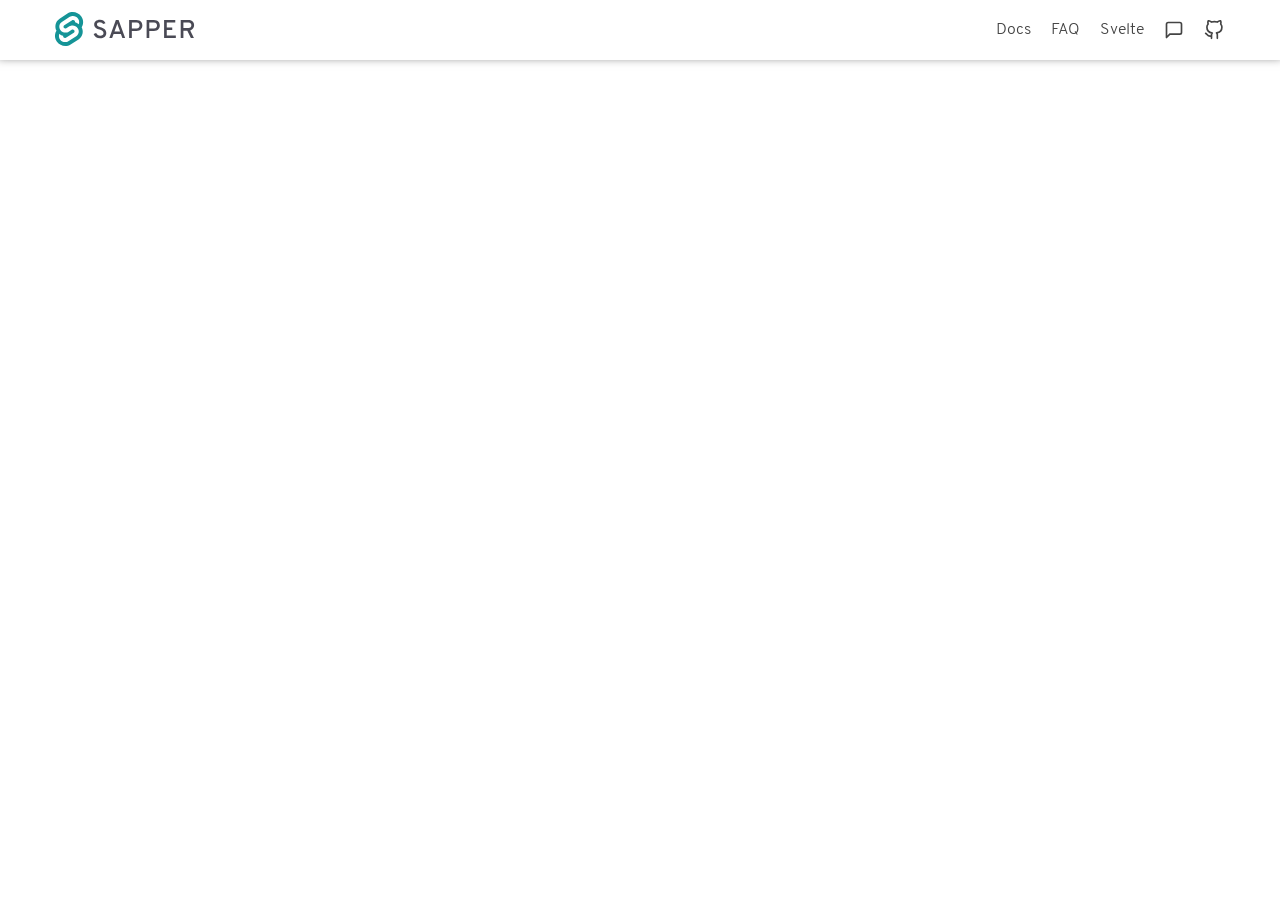
<file: service-worker-index.html>
<!doctype html> <html class="theme-default typo-default" lang=en> <head> <meta charset=utf-8> <meta content="width=device-width,initial-scale=1" name=viewport> <meta content=#159794 name=theme-color> <base href=/ > <link href=global.css rel=stylesheet> <link href=prism.css rel=stylesheet> <link href=manifest.json rel=manifest> <link href=favicon.png rel=icon type=image/png> <meta content=summary_large_image name=twitter:card> <meta content=@sveltejs name=twitter:site> <meta content=@sveltejs name=twitter:creator> <meta content=https://sapper.svelte.dev/images/twitter-card.png name=twitter:image> <meta content=https://svelte.dev/images/twitter-card.png name=og:image> <link href=client/main.958286610.css rel=stylesheet><link href=client/index.f3e57b3a.css rel=stylesheet> <style>.hljs,.hljs-subst{color:#333}.hljs-comment{color:#999}.hljs-tag{color:#170}.hljs-keyword{color:#708}.hljs-attr{color:#333}.hljs-number{color:#164}.hljs-deletion,.hljs-quote,.hljs-selector-class,.hljs-selector-id,.hljs-string,.hljs-template-tag,.hljs-type{color:#105e10}.hljs-section,.hljs-title{color:#105e10}.hljs-literal{color:#170}.hljs-meta{color:#555}.hljs-meta-string{color:#555}</style> <noscript id=sapper-head-start></noscript><noscript id=sapper-head-end></noscript> </head> <body> <div id=sapper> <div style=display:none> <svg> <symbol class=icon id=arrow-left viewBox="0 0 24 24"> <line x1=19 x2=5 y1=12 y2=12></line> <polyline points="12 19 5 12 12 5"></polyline> </symbol> <symbol class=icon id=arrow-right viewBox="0 0 24 24"> <line x1=5 x2=19 y1=12 y2=12></line> <polyline points="12 5 19 12 12 19"></polyline> </symbol> <symbol class=icon id=arrow-up viewBox="0 0 24 24"> <line x1=12 x2=12 y1=19 y2=5></line> <polyline points="5 12 12 5 19 12"></polyline> </symbol> <symbol class=icon id=arrow-down viewBox="0 0 24 24"> <line x1=12 x2=12 y1=5 y2=19></line> <polyline points="19 12 12 19 5 12"></polyline> </symbol> <symbol class=icon id=check viewBox="0 0 24 24"> <polyline points="20 6 9 17 4 12"></polyline> </symbol> <symbol class=icon id=close viewBox="0 0 24 24"> <line x1=18 x2=6 y1=6 y2=18></line> <line x1=6 x2=18 y1=6 y2=18></line> </symbol> <symbol class=icon id=download viewBox="0 0 24 24"> <path d="M21 15V19A2 2 0 0 1 19 21H5A2 2 0 0 1 3 19V15"></path> <polyline points="7 10 12 15 17 10"></polyline> <line x1=12 x2=12 y1=15 y2=3></line> </symbol> <symbol class=icon id=edit viewBox="0 0 24 24"> <path d="M20 14.66V20a2 2 0 0 1-2 2H4a2 2 0 0 1-2-2V6a2 2 0 0 1 2-2h5.34"></path> <polygon points="18 2 22 6 12 16 8 16 8 12 18 2"></polygon> </symbol> <symbol class=icon id=github viewBox="0 0 24 24"> <path d="M9 19c-5 1.5-5-2.5-7-3m14 6v-3.87a3.37 3.37 0 0 0-.94-2.61c3.14-.35 6.44-1.54 6.44-7A5.44 5.44 0 0 0 20 4.77 5.07 5.07 0 0 0 19.91 1S18.73.65 16 2.48a13.38 13.38 0 0 0-7 0C6.27.65 5.09 1 5.09 1A5.07 5.07 0 0 0 5 4.77a5.44 5.44 0 0 0-1.5 3.78c0 5.42 3.3 6.61 6.44 7A3.37 3.37 0 0 0 9 18.13V22"></path> </symbol> <symbol class=icon id=git-branch viewBox="0 0 24 24"> <line x1=6 x2=6 y1=3 y2=15></line> <circle cx=18 cy=6 r=3></circle> <circle cx=6 cy=18 r=3></circle> <path d="M18 9a9 9 0 0 1-9 9"></path> </symbol> <symbol class=icon id=log-in viewBox="0 0 24 24"> <path d="M15 3H19A2 2 0 0 1 21 5V19A2 2 0 0 1 19 21H15"></path> <polyline points="10 17 15 12 10 7"></polyline> <line x1=15 x2=3 y1=12 y2=12></line> </symbol> <symbol class=icon id=maximize viewBox="0 0 24 24"> <path d="M8 3H5a2 2 0 0 0-2 2v3m18 0V5a2 2 0 0 0-2-2h-3m0 18h3a2 2 0 0 0 2-2v-3M3 16v3a2 2 0 0 0 2 2h3"></path> </symbol> <symbol class=icon id=maximize-2 viewBox="0 0 24 24"> <polyline points="15 3 21 3 21 9"></polyline> <polyline points="9 21 3 21 3 15"></polyline> <line x1=21 x2=14 y1=3 y2=10></line> <line x1=3 x2=10 y1=21 y2=14></line> </symbol> <symbol class=icon id=menu viewBox="0 0 24 24"> <line x1=3 x2=21 y1=12 y2=12></line> <line x1=3 x2=21 y1=6 y2=6></line> <line x1=3 x2=21 y1=18 y2=18></line> </symbol> <symbol class=icon id=message-square viewBox="0 0 24 24"> <path d="M21 15a2 2 0 0 1-2 2H7l-4 4V5a2 2 0 0 1 2-2h14a2 2 0 0 1 2 2z"></path> </symbol> <symbol class=icon id=minus viewBox="0 0 24 24"> <line x1=5 x2=19 y1=12 y2=12></line> </symbol> <symbol class=icon id=plus viewBox="0 0 24 24"> <line x1=12 x2=12 y1=5 y2=19></line> <line x1=5 x2=19 y1=12 y2=12></line> </symbol> <symbol class=icon id=save viewBox="0 0 24 24"> <path d="M19 21H5a2 2 0 0 1-2-2V5a2 2 0 0 1 2-2h11l5 5v11a2 2 0 0 1-2 2z"></path> <polyline points="17 21 17 13 7 13 7 21"></polyline> <polyline points="7 3 7 8 15 8"></polyline> </symbol> <symbol class=icon id=link viewBox="0 0 24 24"> <path d="M9,7L6,7A2 2 0 0 0 6,17L9,17"></path> <path d="M15,7L18,7A2 2 0 0 1 18,17L15,17"></path> <path d=M7,12L17,12></path> </symbol> <symbol class=icon id=chevron viewBox="0 0 24 24"> <path d="M2,7 L12,17 L20,7"></path> </symbol> </svg> </div> <header class="svelte-1txnqye visible"> <nav class=svelte-1txnqye> <a href=. rel=prefetch class="svelte-1txnqye home" style=background-image:url(sapper-logo-horizontal.svg) title=Homepage>Home</a> <ul class="svelte-1txnqye primary"> <li class="svelte-1txnqye hide-if-desktop"><a href=. rel=prefetch class=svelte-1txnqye>Home</a></li> <li><a href=docs rel=prefetch>Docs</a></li> <li><a href=faq rel=prefetch>FAQ</a></li> <li><a href=https://svelte.dev>Svelte</a></li> <li><a href=https://svelte.dev/chat> <svg class="icon svelte-5yec89" height=20 width=20> <use xlink:href=#message-square></use> </svg> </a></li> <li><a href=https://github.com/sveltejs/sapper> <svg class="icon svelte-5yec89" height=20 width=20> <use xlink:href=#github></use> </svg> </a></li> </ul> </nav> </header> <main class=svelte-d6kcga> </main></div> <script>__SAPPER__={baseUrl:"",preloaded:[void 0]};if('serviceWorker' in navigator)navigator.serviceWorker.register('/service-worker.js');(function(){try{eval("async function x(){}");var main="/client/client.6bea95ad.js"}catch(e){main="/client/legacy/client.075422e7.js"};var s=document.createElement("script");try{new Function("if(0)import('')")();s.src=main;s.type="module";s.crossOrigin="use-credentials";}catch(e){s.src="/client/shimport@1.0.1.js";s.setAttribute("data-main",main);}document.head.appendChild(s);}());</script>
</file>
